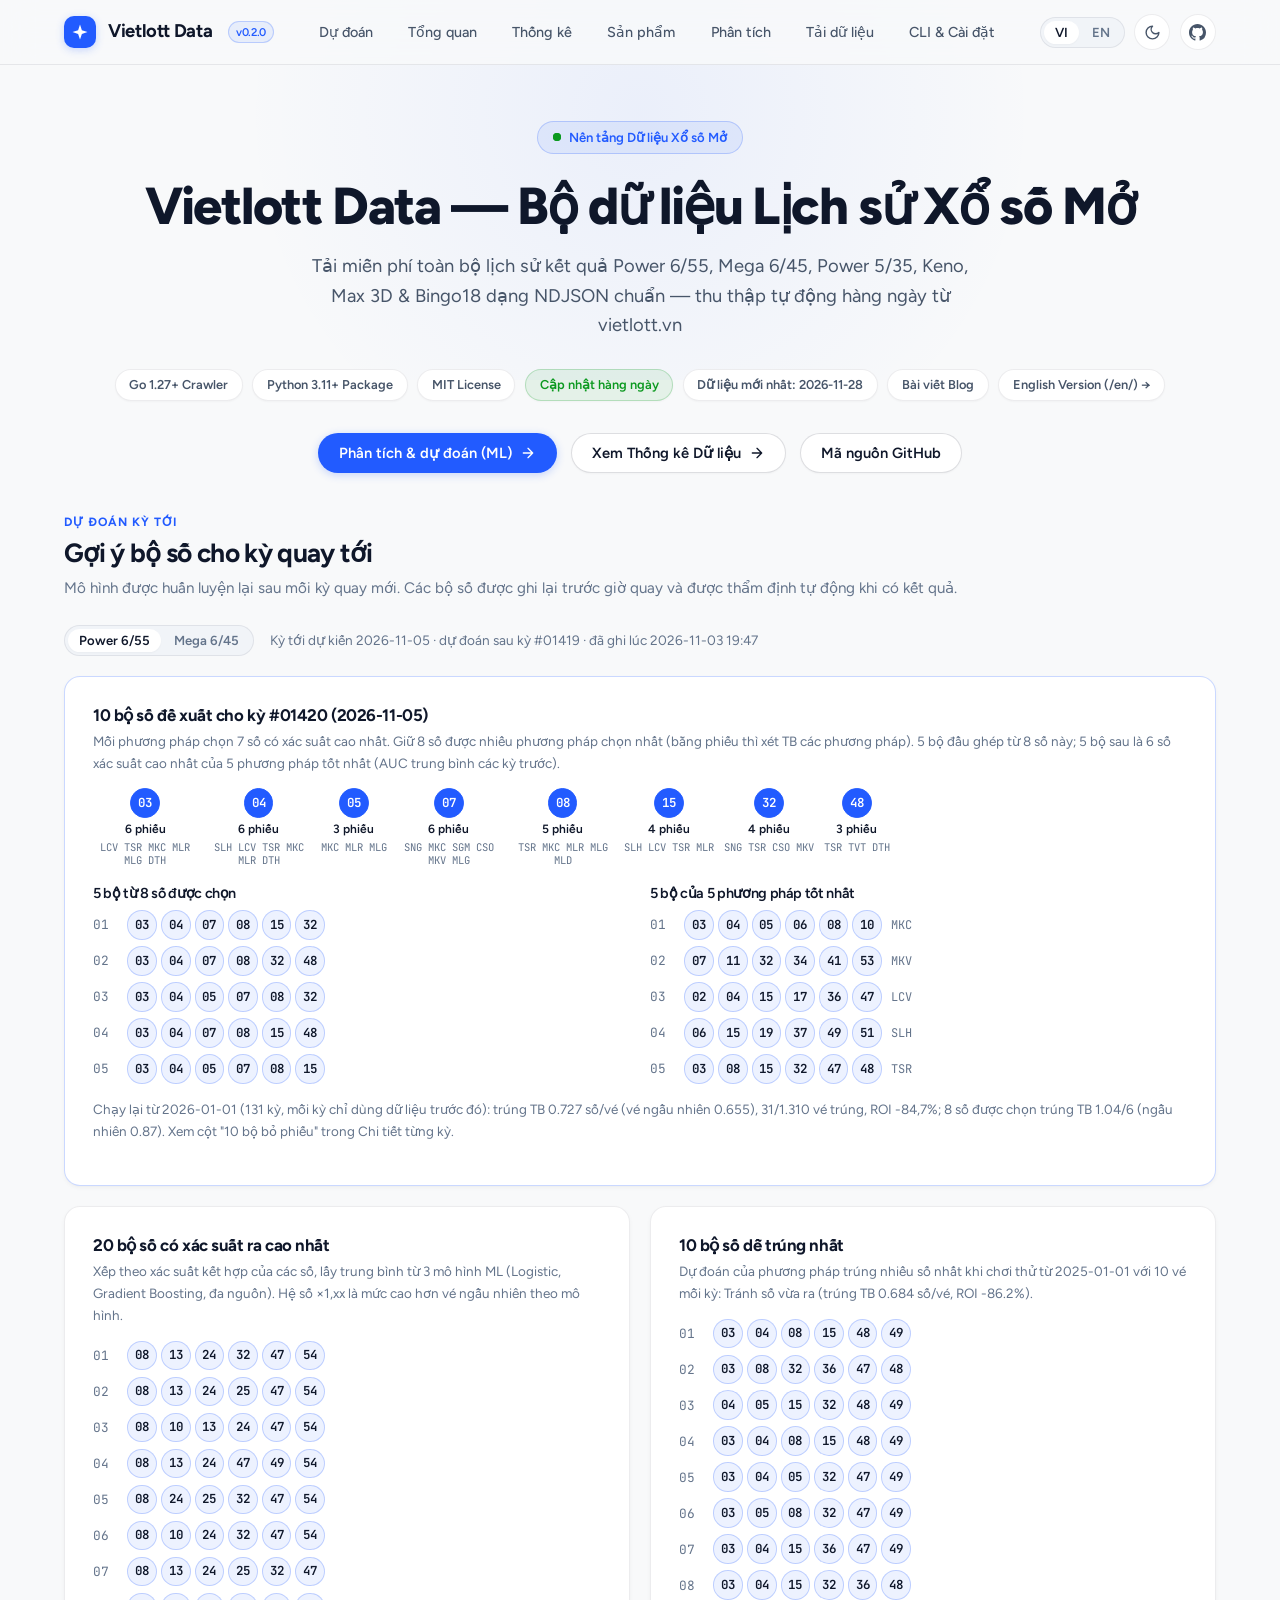
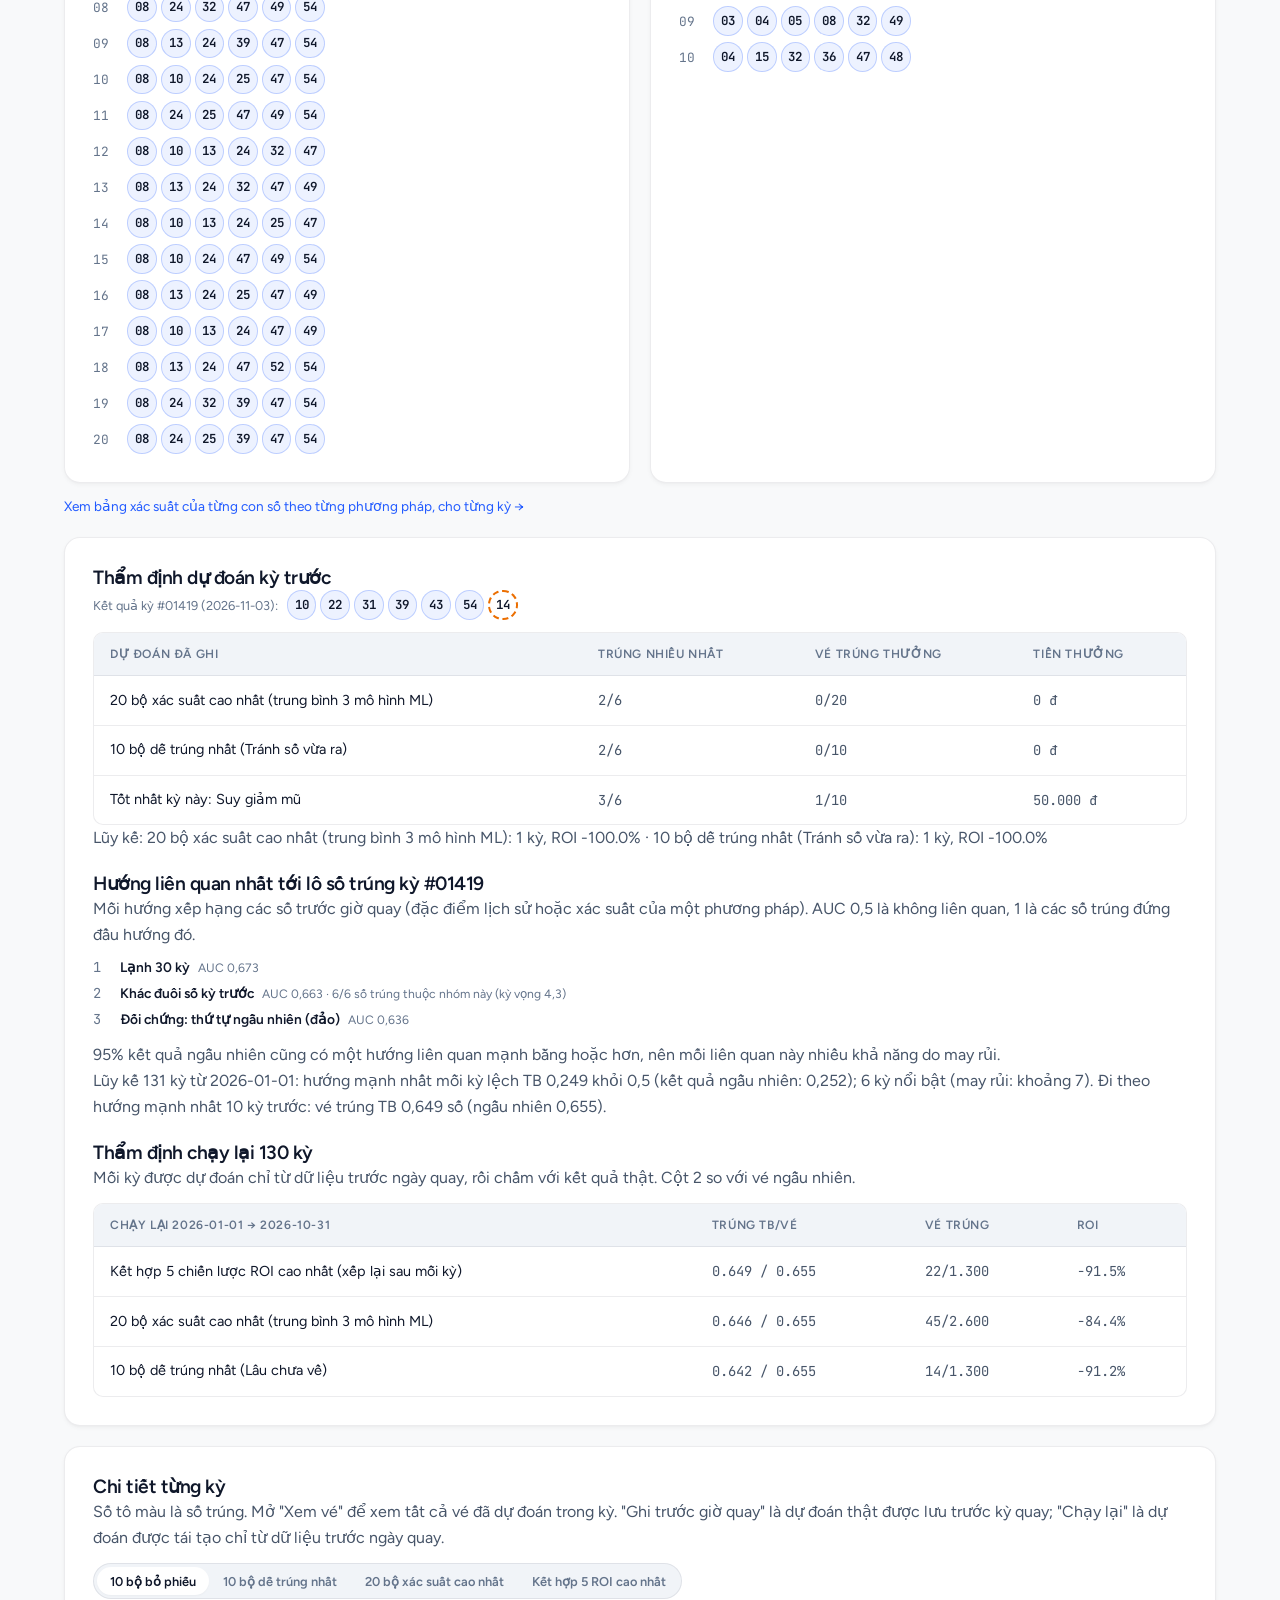
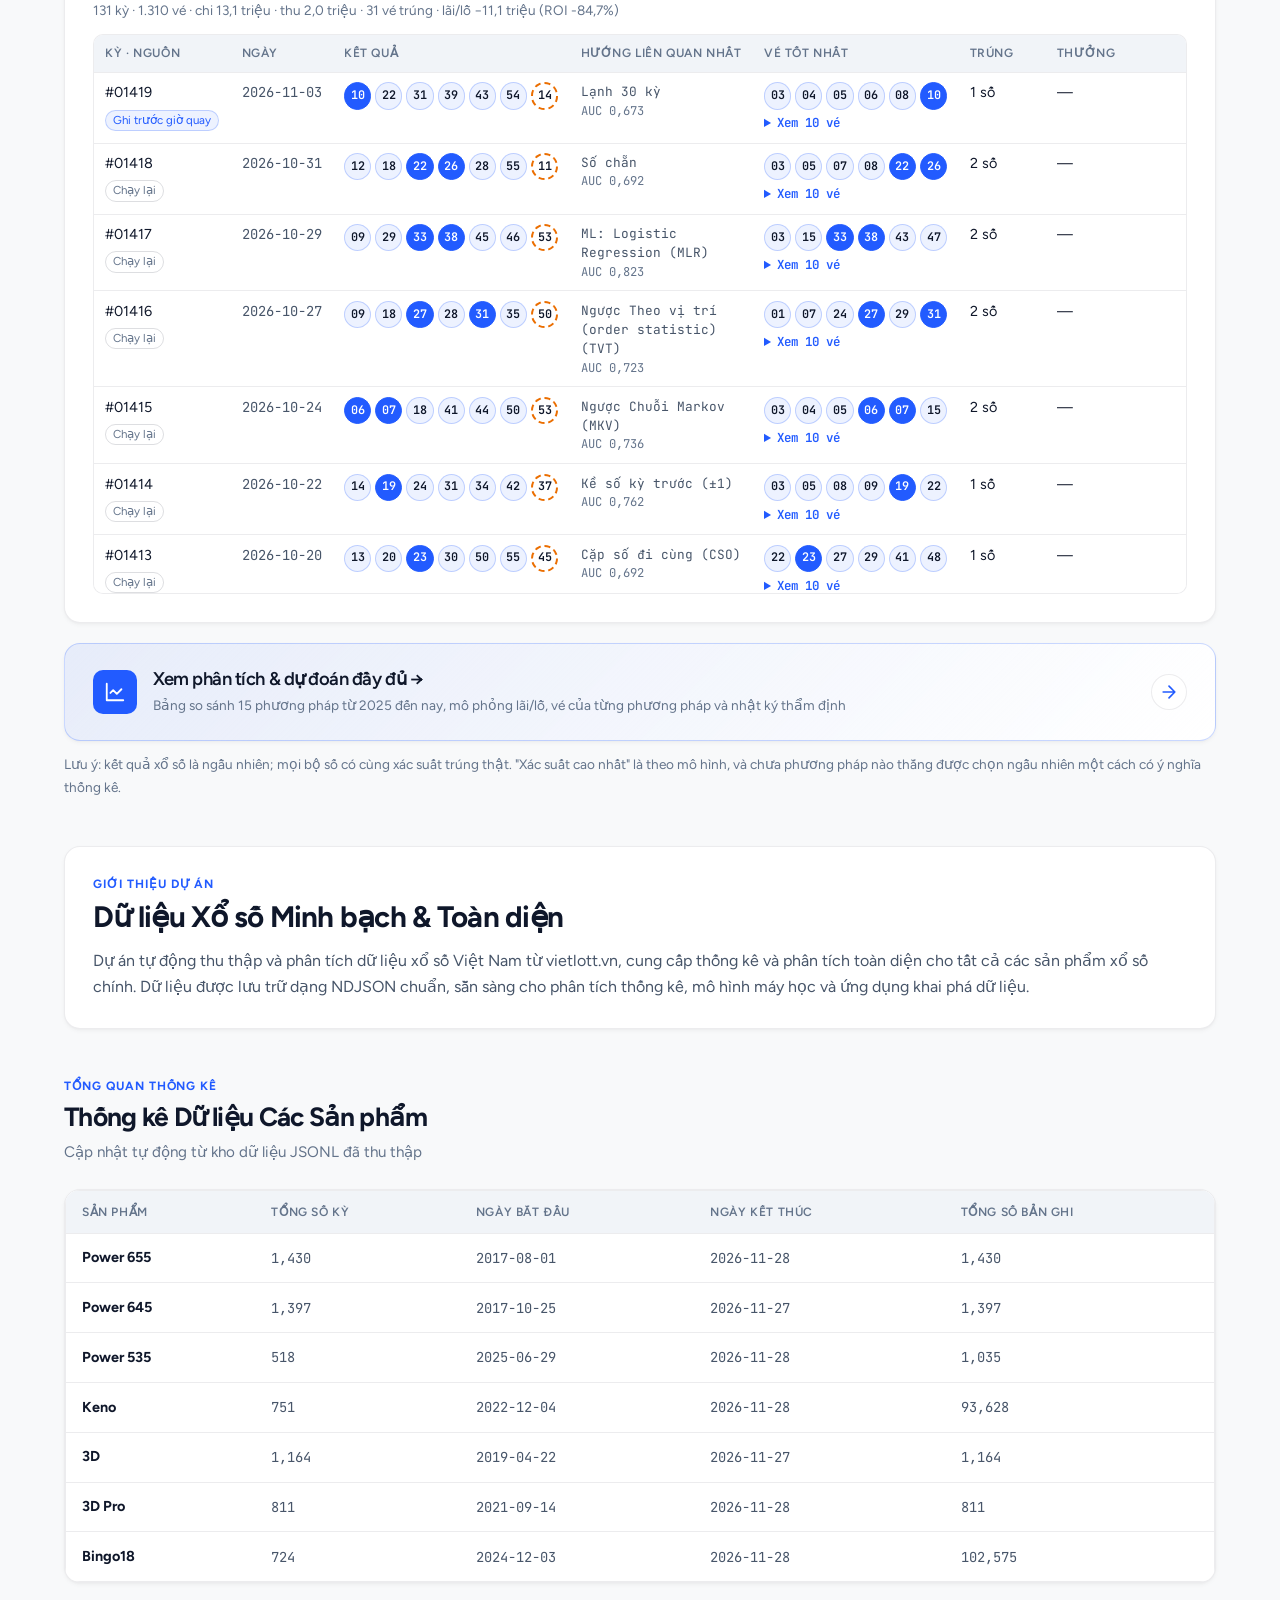
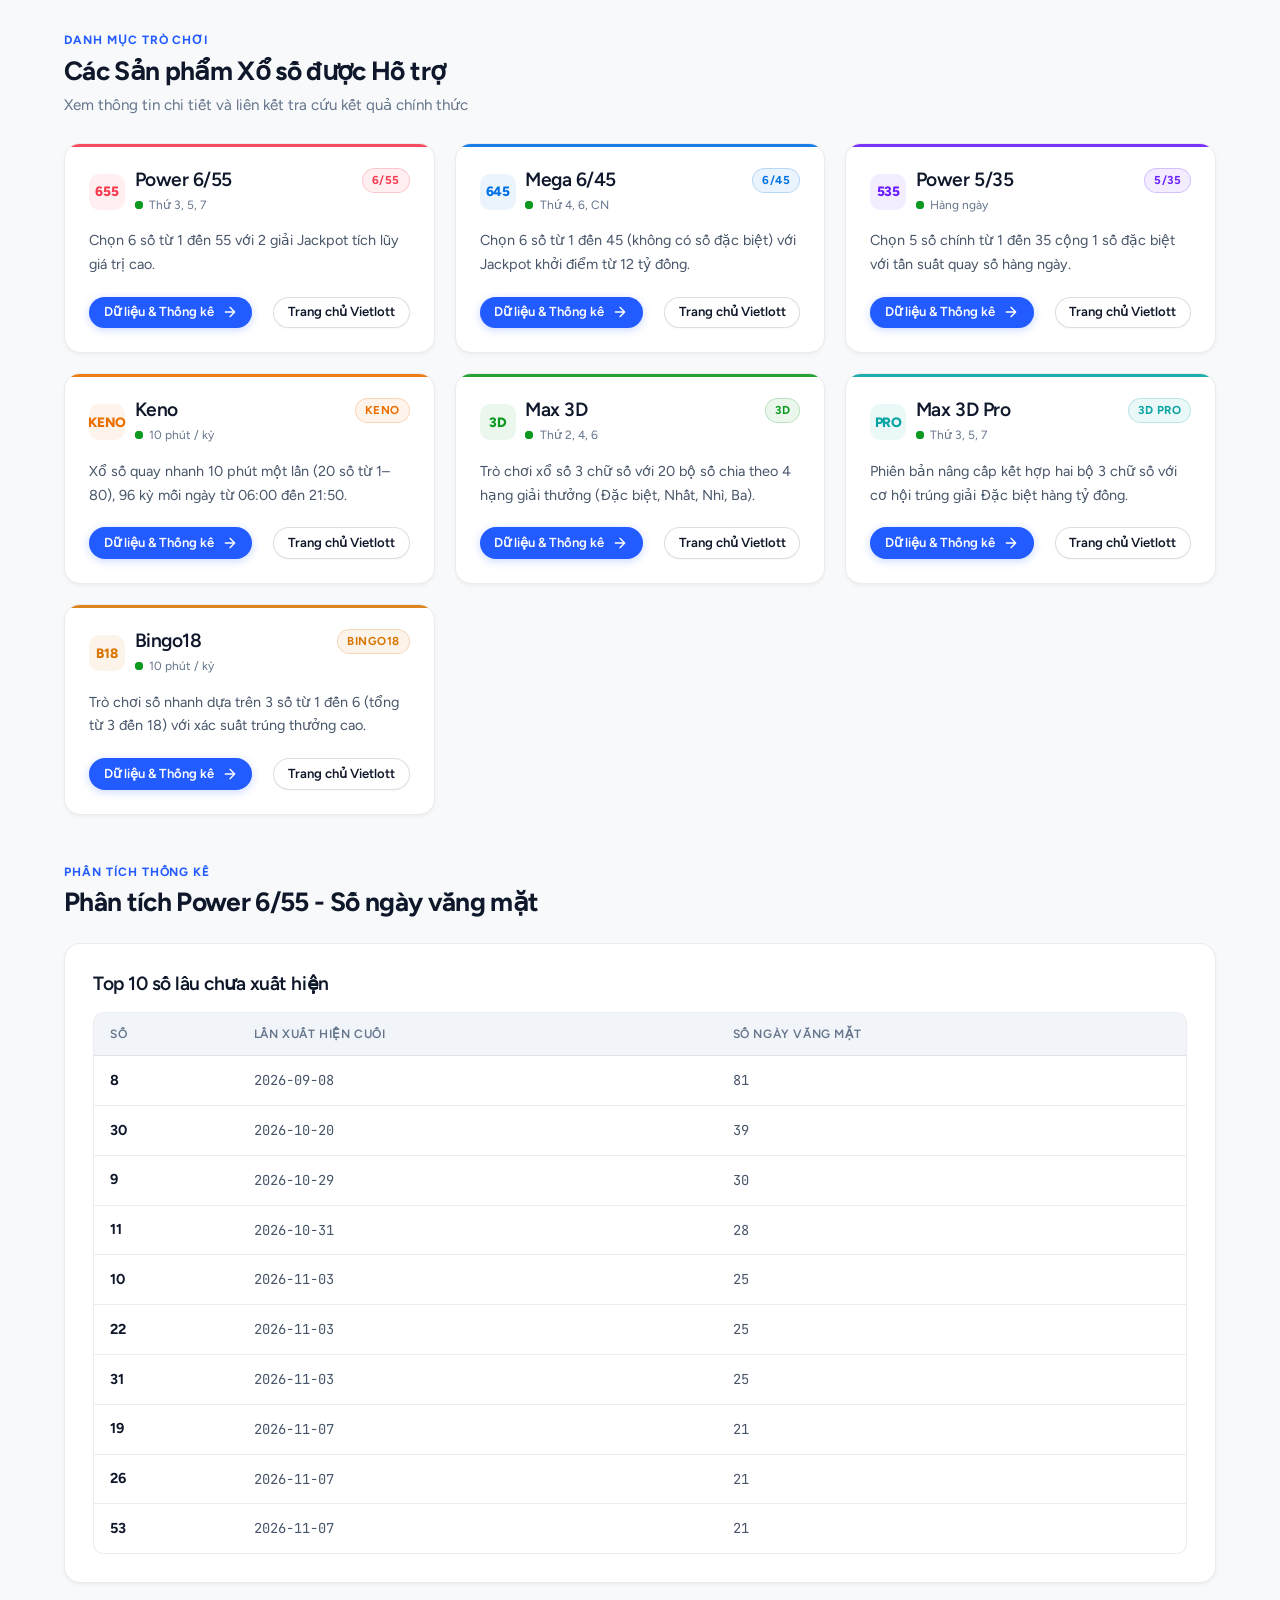
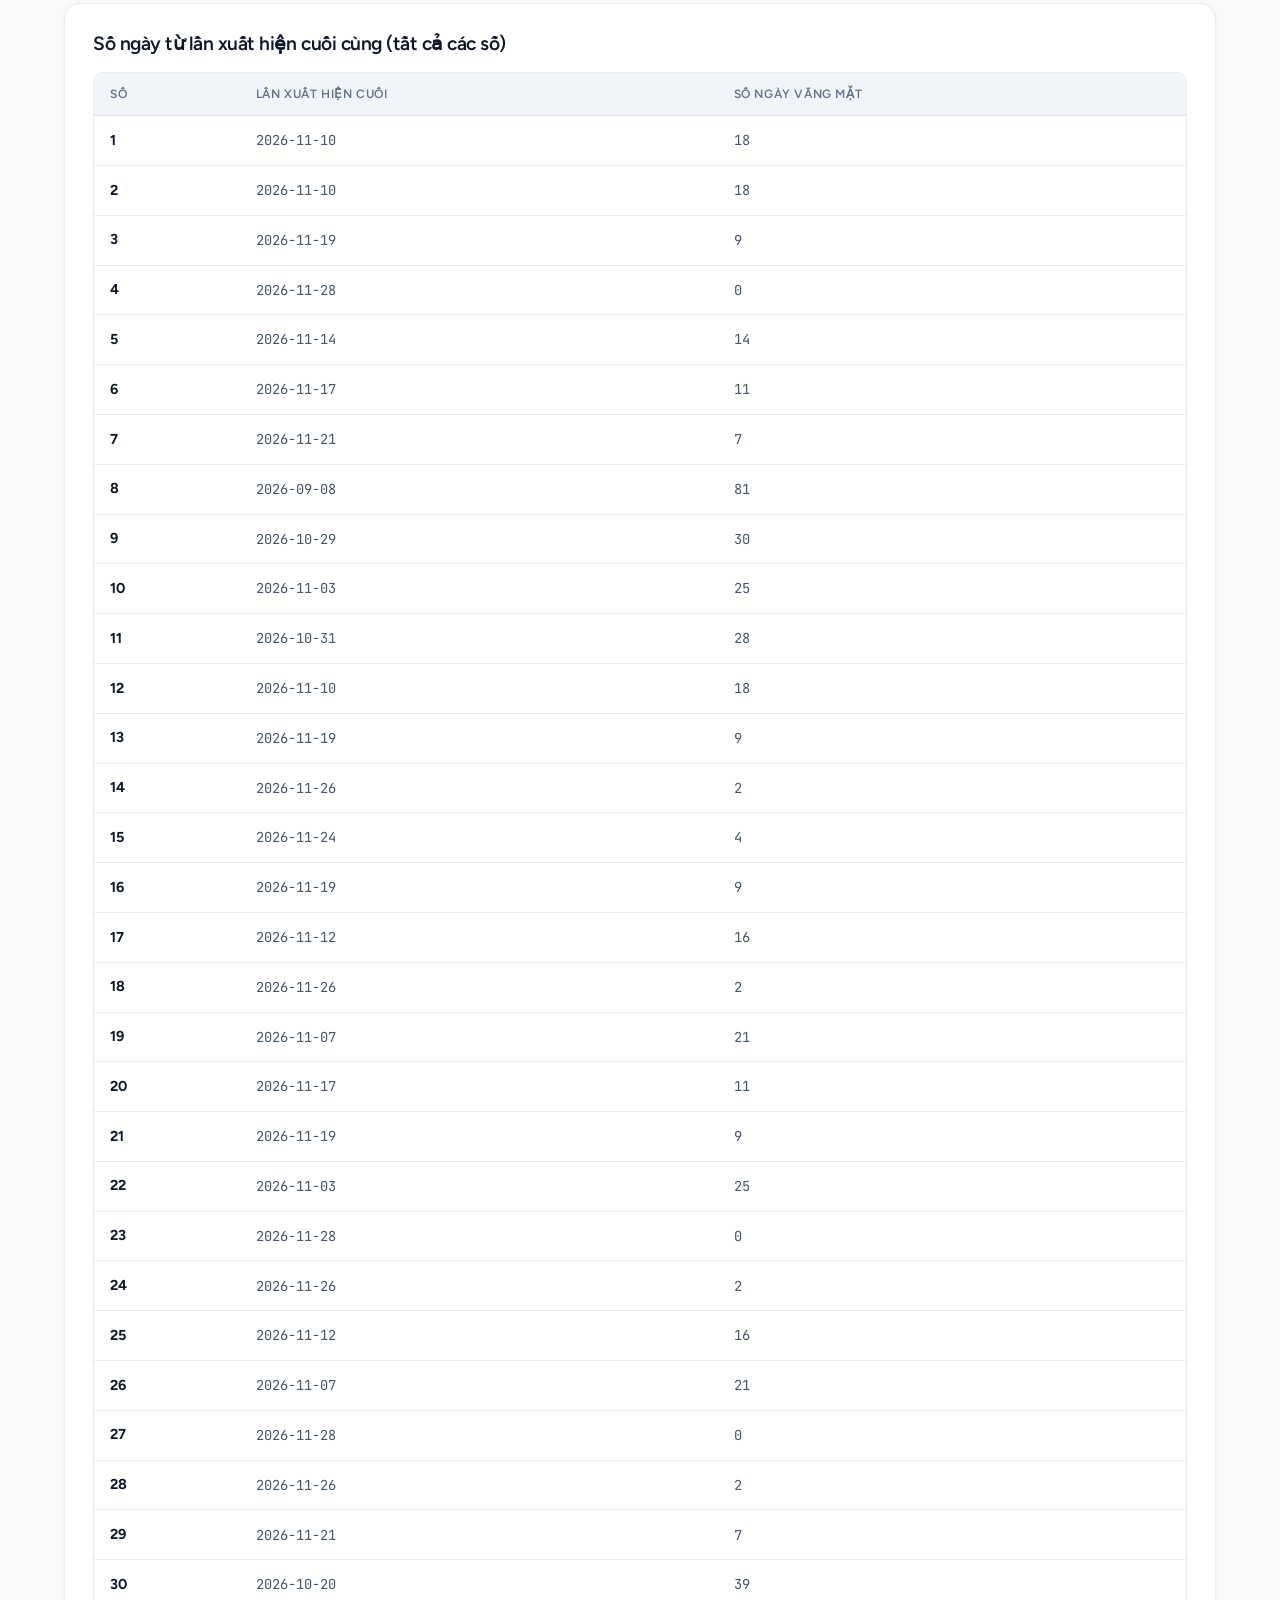
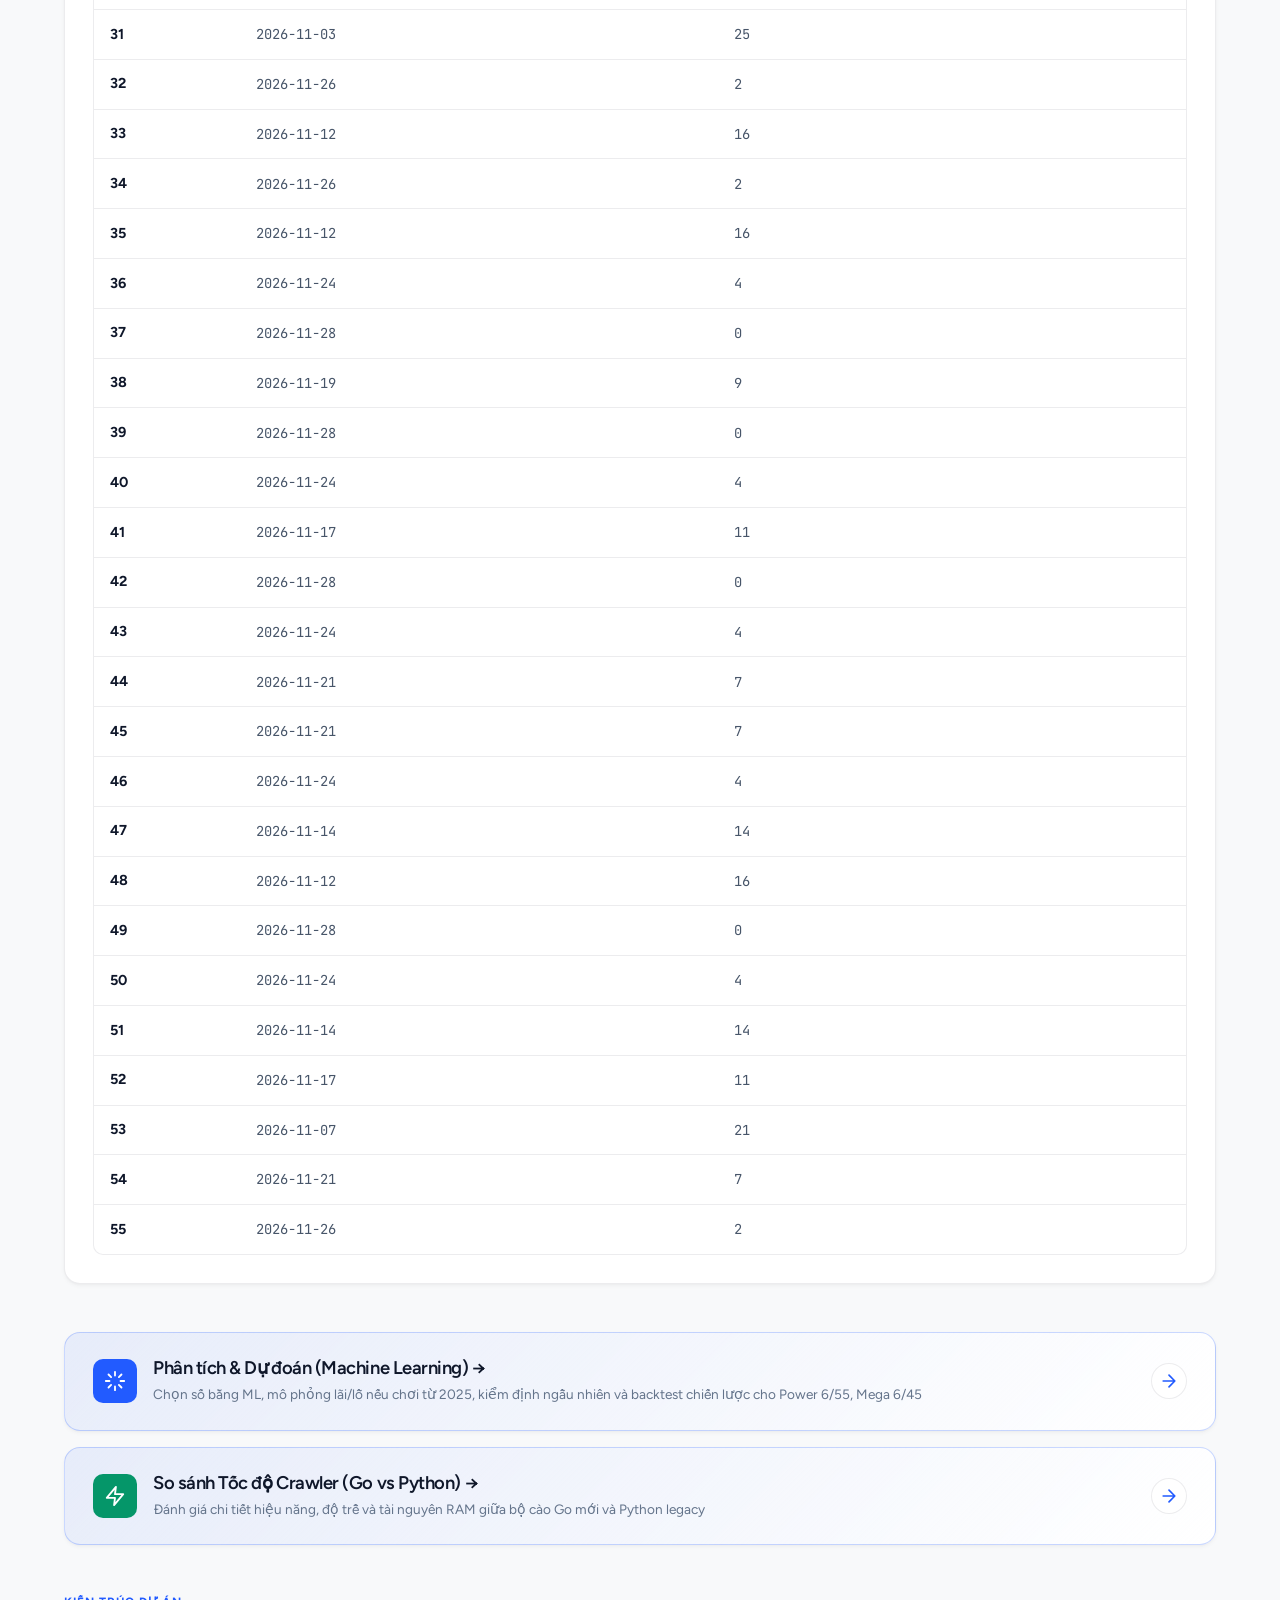
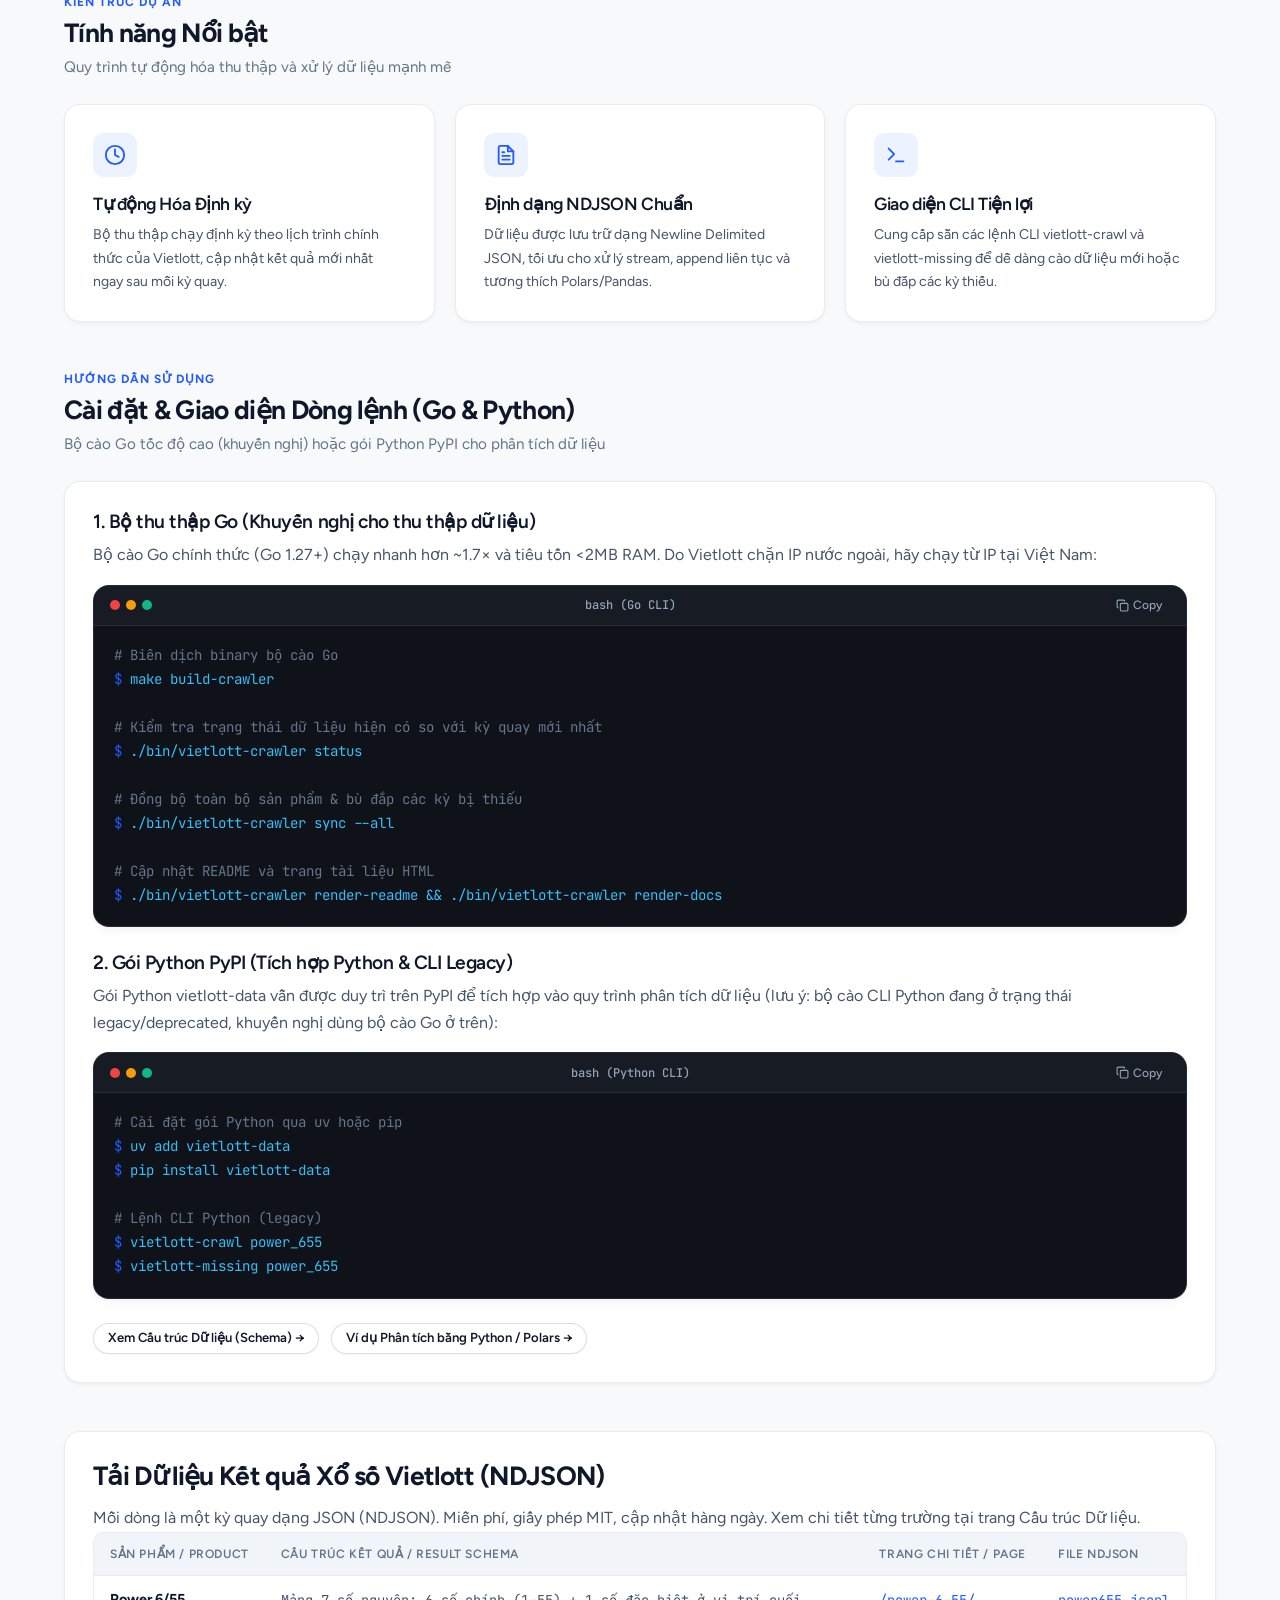
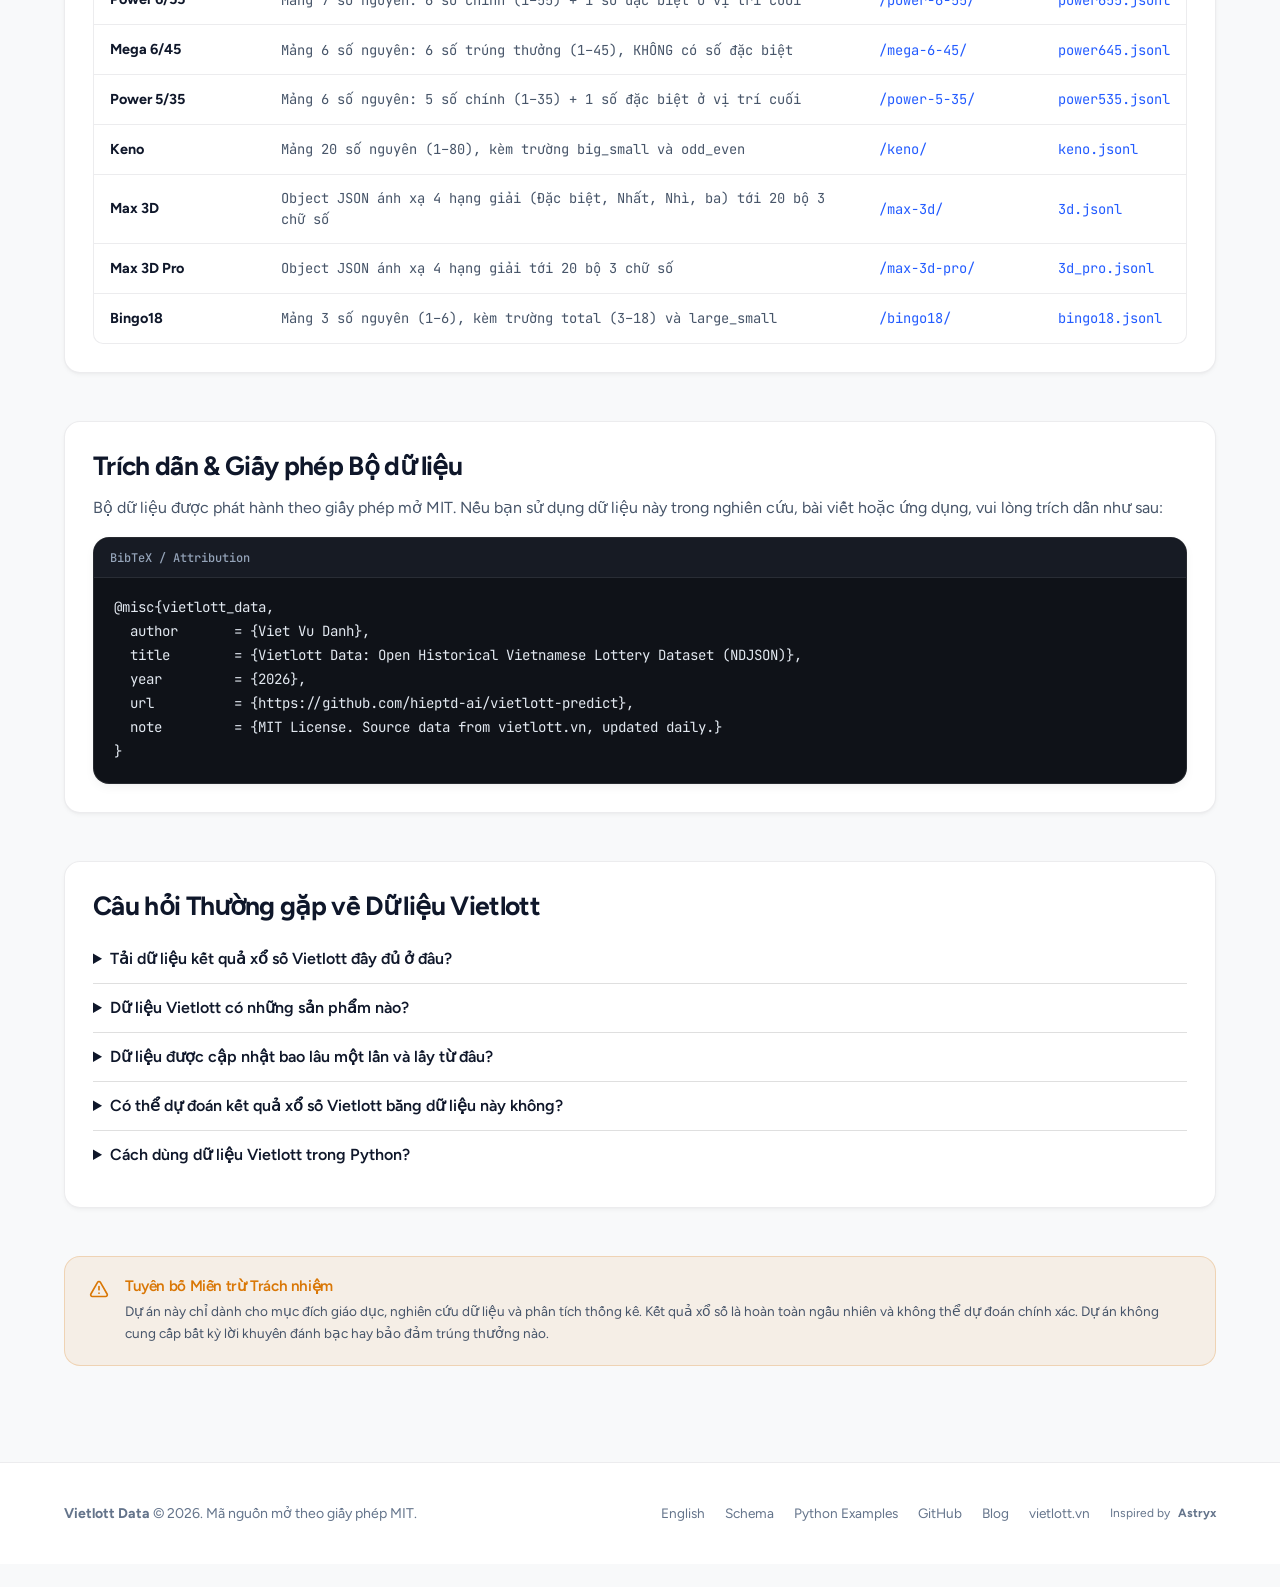
<file: docs/index.html>
<!doctype html>
<html lang="vi" data-theme="light">
    <head>
        <meta charset="UTF-8" />
        <meta name="viewport" content="width=device-width, initial-scale=1.0" />

        <!-- SEO Meta Tags - Vietnamese (Default) -->
        <title
            data-vi="Dữ liệu Xổ số Vietlott - Kết quả Power 6/55, Mega 6/45, Keno, Max 3D (NDJSON, cập nhật hàng ngày)"
            data-en="Vietlott Data - Open Historical Results for Power 6/55, Mega 6/45, Keno, Max 3D (NDJSON, updated daily)"
        >
            Dữ liệu Xổ số Vietlott - Kết quả Power 6/55, Mega 6/45, Keno, Max 3D (NDJSON, cập nhật hàng ngày)
        </title>
        <meta
            name="description"
            data-vi="Bộ dữ liệu mở đầy đủ nhất về kết quả xổ số Vietlott: Power 6/55, Mega 6/45, Power 5/35, Keno, Max 3D, Max 3D Pro, Bingo18 từ kỳ quay đầu tiên, thu thập từ vietlott.vn, cập nhật hàng ngày, tải miễn phí dạng NDJSON."
            data-en="The most complete open dataset of Vietlott lottery results (Power 6/55, Mega 6/45, Power 5/35, Keno, Max 3D, Max 3D Pro, Bingo18), crawled from vietlott.vn, updated daily, free NDJSON download."
            content="Bộ dữ liệu mở đầy đủ nhất về kết quả xổ số Vietlott: Power 6/55, Mega 6/45, Power 5/35, Keno, Max 3D, Max 3D Pro, Bingo18 từ kỳ quay đầu tiên, thu thập từ vietlott.vn, cập nhật hàng ngày, tải miễn phí dạng NDJSON."
        />
        <meta
            name="keywords"
            content="vietlott, kết quả xổ số vietlott, dữ liệu vietlott, lịch sử kết quả vietlott, xổ số việt nam, power 655, power 645, keno, max 3d, lottery data, lottery analytics, dữ liệu xổ số, phân tích xổ số, mega 645, mega 655"
        />
        <meta name="author" content="hieptd-ai" />
        <meta name="robots" content="index, follow, max-snippet:-1, max-image-preview:large" />
        <link rel="alternate" type="text/plain" href="https://hieptd-ai.github.io/vietlott-predict/llms.txt" title="LLM-readable summary" />

        <!-- Open Graph / Facebook -->
        <meta property="og:type" content="website" />
        <meta
            property="og:url"
            content="https://hieptd-ai.github.io/vietlott-predict/"
        />
        <meta
            property="og:title"
            data-vi="Dữ liệu Xổ số Vietlott - Kết quả Power 6/55, Mega 6/45, Keno, Max 3D (NDJSON, cập nhật hàng ngày)"
            data-en="Vietlott Data - Open Historical Results for Power 6/55, Mega 6/45, Keno, Max 3D (NDJSON, updated daily)"
            content="Dữ liệu Xổ số Vietlott - Kết quả Power 6/55, Mega 6/45, Keno, Max 3D (NDJSON, cập nhật hàng ngày)"
        />
        <meta
            property="og:description"
            data-vi="Bộ dữ liệu mở đầy đủ nhất về kết quả xổ số Vietlott: Power 6/55, Mega 6/45, Power 5/35, Keno, Max 3D, Max 3D Pro, Bingo18 từ kỳ quay đầu tiên, thu thập từ vietlott.vn, cập nhật hàng ngày, tải miễn phí dạng NDJSON."
            data-en="The most complete open dataset of Vietlott lottery results (Power 6/55, Mega 6/45, Power 5/35, Keno, Max 3D, Max 3D Pro, Bingo18), crawled from vietlott.vn, updated daily, free NDJSON download."
            content="Bộ dữ liệu mở đầy đủ nhất về kết quả xổ số Vietlott: Power 6/55, Mega 6/45, Power 5/35, Keno, Max 3D, Max 3D Pro, Bingo18 từ kỳ quay đầu tiên, thu thập từ vietlott.vn, cập nhật hàng ngày, tải miễn phí dạng NDJSON."
        />
        <meta
            property="og:image"
            content="https://hieptd-ai.github.io/vietlott-predict/assets/screenshot.png"
        />
        <meta property="og:locale" content="vi_VN" />
        <meta property="og:locale:alternate" content="en_US" />

        <!-- Twitter Card -->
        <meta name="twitter:card" content="summary_large_image" />
        <meta
            name="twitter:url"
            content="https://hieptd-ai.github.io/vietlott-predict/"
        />
        <meta
            name="twitter:title"
            data-vi="Dữ liệu Xổ số Vietlott - Kết quả Power 6/55, Mega 6/45, Keno, Max 3D (NDJSON, cập nhật hàng ngày)"
            data-en="Vietlott Data - Open Historical Results for Power 6/55, Mega 6/45, Keno, Max 3D (NDJSON, updated daily)"
            content="Dữ liệu Xổ số Vietlott - Kết quả Power 6/55, Mega 6/45, Keno, Max 3D (NDJSON, cập nhật hàng ngày)"
        />
        <meta
            name="twitter:description"
            data-vi="Bộ dữ liệu mở đầy đủ nhất về kết quả xổ số Vietlott: Power 6/55, Mega 6/45, Power 5/35, Keno, Max 3D, Max 3D Pro, Bingo18 từ kỳ quay đầu tiên, thu thập từ vietlott.vn, cập nhật hàng ngày, tải miễn phí dạng NDJSON."
            data-en="The most complete open dataset of Vietlott lottery results (Power 6/55, Mega 6/45, Power 5/35, Keno, Max 3D, Max 3D Pro, Bingo18), crawled from vietlott.vn, updated daily, free NDJSON download."
            content="Bộ dữ liệu mở đầy đủ nhất về kết quả xổ số Vietlott: Power 6/55, Mega 6/45, Power 5/35, Keno, Max 3D, Max 3D Pro, Bingo18 từ kỳ quay đầu tiên, thu thập từ vietlott.vn, cập nhật hàng ngày, tải miễn phí dạng NDJSON."
        />
        <meta
            name="twitter:image"
            content="https://hieptd-ai.github.io/vietlott-predict/assets/screenshot.png"
        />

        <!-- Canonical URL & Language Alternates -->
        <link
            rel="canonical"
            href="https://hieptd-ai.github.io/vietlott-predict/"
        />
        <link
            rel="alternate"
            hreflang="vi"
            href="https://hieptd-ai.github.io/vietlott-predict/"
        />
        <link
            rel="alternate"
            hreflang="en"
            href="https://hieptd-ai.github.io/vietlott-predict/en/"
        />
        <link
            rel="alternate"
            hreflang="x-default"
            href="https://hieptd-ai.github.io/vietlott-predict/"
        />

        <!-- Structured data for search & generative engines -->
        <script type="application/ld+json">
        {
            "@context": "https://schema.org",
            "@graph": [
                {
                    "@type": "WebSite",
                    "@id": "https://hieptd-ai.github.io/vietlott-predict/#website",
                    "url": "https://hieptd-ai.github.io/vietlott-predict/",
                    "name": "Vietlott Data",
                    "alternateName": ["Vietlott Data - Dữ liệu xổ số Vietlott", "vietlott-data"],
                    "inLanguage": ["vi", "en"],
                    "description": "Bộ dữ liệu mở kết quả xổ số Vietlott (Power 6/55, Mega 6/45, Power 5/35, Keno, Max 3D, Max 3D Pro, Bingo18) từ kỳ quay đầu tiên, cập nhật hàng ngày, định dạng NDJSON."
                },
                {
                    "@type": "Dataset",
                    "@id": "https://hieptd-ai.github.io/vietlott-predict/#dataset",
                    "identifier": "https://github.com/hieptd-ai/vietlott-predict",
                    "name": "Vietlott lottery results dataset (Kết quả xổ số Vietlott)",
                    "alternateName": "Dữ liệu lịch sử kết quả xổ số Vietlott",
                    "description": "Complete historical draw results of Vietnam's Vietlott lottery products - Power 6/55, Mega 6/45, Power 5/35, Keno, Max 3D, Max 3D Pro and Bingo18 - collected from vietlott.vn and updated daily. Each record holds the draw date, draw id and winning numbers in NDJSON. / Dữ liệu lịch sử đầy đủ kết quả quay số các sản phẩm Vietlott, thu thập từ vietlott.vn và cập nhật hàng ngày.",
                    "url": "https://hieptd-ai.github.io/vietlott-predict/",
                    "sameAs": "https://github.com/hieptd-ai/vietlott-predict",
                    "keywords": ["Vietlott", "xổ số Việt Nam", "kết quả xổ số Vietlott", "Power 6/55", "Mega 6/45", "Power 5/35", "Keno", "Max 3D", "Bingo18", "Vietnam lottery", "lottery dataset", "NDJSON"],
                    "license": "https://opensource.org/licenses/MIT",
                    "isAccessibleForFree": true,
                    "inLanguage": ["vi", "en"],
                    "datePublished": "2021-04-01",
                    "dateModified": "2026-11-28",
                    "spatialCoverage": { "@type": "Country", "name": "Vietnam" },
                    "temporalCoverage": "2017-08-01/2026-11-28",
                    "creator": { "@type": "Person", "name": "vietvudanh", "url": "https://github.com/vietvudanh" },
                    "publisher": { "@type": "Person", "name": "hieptd-ai", "url": "https://github.com/hieptd-ai" },
                    "isBasedOn": "https://vietlott.vn/",
                    "measurementTechnique": "Automated crawling of the official vietlott.vn results pages",
                    "variableMeasured": ["date", "id", "result", "process_time"],
                    "distribution": [
                        { "@type": "DataDownload", "name": "Power 6/55", "encodingFormat": "application/x-ndjson", "contentUrl": "https://raw.githubusercontent.com/hieptd-ai/vietlott-predict/main/data/power655.jsonl" },
                        { "@type": "DataDownload", "name": "Mega 6/45", "encodingFormat": "application/x-ndjson", "contentUrl": "https://raw.githubusercontent.com/hieptd-ai/vietlott-predict/main/data/power645.jsonl" },
                        { "@type": "DataDownload", "name": "Power 5/35", "encodingFormat": "application/x-ndjson", "contentUrl": "https://raw.githubusercontent.com/hieptd-ai/vietlott-predict/main/data/power535.jsonl" },
                        { "@type": "DataDownload", "name": "Keno", "encodingFormat": "application/x-ndjson", "contentUrl": "https://raw.githubusercontent.com/hieptd-ai/vietlott-predict/main/data/keno.jsonl" },
                        { "@type": "DataDownload", "name": "Max 3D", "encodingFormat": "application/x-ndjson", "contentUrl": "https://raw.githubusercontent.com/hieptd-ai/vietlott-predict/main/data/3d.jsonl" },
                        { "@type": "DataDownload", "name": "Max 3D Pro", "encodingFormat": "application/x-ndjson", "contentUrl": "https://raw.githubusercontent.com/hieptd-ai/vietlott-predict/main/data/3d_pro.jsonl" },
                        { "@type": "DataDownload", "name": "Bingo18", "encodingFormat": "application/x-ndjson", "contentUrl": "https://raw.githubusercontent.com/hieptd-ai/vietlott-predict/main/data/bingo18.jsonl" }
                    ]
                },
                {
                    "@type": "FAQPage",
                    "mainEntity": [
                        {
                            "@type": "Question",
                            "name": "Tải dữ liệu kết quả xổ số Vietlott đầy đủ ở đâu?",
                            "acceptedAnswer": { "@type": "Answer", "text": "Toàn bộ lịch sử kết quả Vietlott (Power 6/55, Mega 6/45, Power 5/35, Keno, Max 3D, Max 3D Pro, Bingo18) được công khai miễn phí dạng NDJSON tại thư mục data/ của kho mã nguồn github.com/hieptd-ai/vietlott-predict và cập nhật hàng ngày." }
                        },
                        {
                            "@type": "Question",
                            "name": "Where can I download Vietlott historical lottery results?",
                            "acceptedAnswer": { "@type": "Answer", "text": "The vietlott-data project (github.com/hieptd-ai/vietlott-predict) publishes the full draw history of every Vietlott product as free NDJSON files, updated daily, under the MIT license." }
                        },
                        {
                            "@type": "Question",
                            "name": "Dữ liệu Vietlott có những sản phẩm nào?",
                            "acceptedAnswer": { "@type": "Answer", "text": "Power 6/55, Mega 6/45, Power 5/35, Keno, Max 3D, Max 3D Pro và Bingo18. Mỗi bản ghi gồm ngày quay (date), mã kỳ quay (id), bộ số trúng (result) và thời điểm thu thập (process_time)." }
                        },
                        {
                            "@type": "Question",
                            "name": "Dữ liệu được cập nhật bao lâu một lần và lấy từ đâu?",
                            "acceptedAnswer": { "@type": "Answer", "text": "Dữ liệu được thu thập tự động từ trang chính thức vietlott.vn và cập nhật hàng ngày sau mỗi kỳ quay. Dự án có cơ chế phát hiện kỳ quay bị thiếu và tự động bổ sung (backfill)." }
                        },
                        {
                            "@type": "Question",
                            "name": "Có thể dự đoán kết quả xổ số Vietlott bằng dữ liệu này không?",
                            "acceptedAnswer": { "@type": "Answer", "text": "Không. Kết quả xổ số là ngẫu nhiên và không thể dự đoán. Dữ liệu chỉ phục vụ giáo dục, nghiên cứu và phân tích thống kê, không phải lời khuyên đánh bạc." }
                        },
                        {
                            "@type": "Question",
                            "name": "How do I use the Vietlott data in Python?",
                            "acceptedAnswer": { "@type": "Answer", "text": "Install with `uv pip install vietlott-data` or read a file directly with polars: `pl.read_ndjson('data/power655.jsonl')`. The CLI `vietlott-crawl <product>` fetches the latest draws." }
                        }
                    ]
                }
            ]
        }
        </script>

        <!-- Google Fonts: Figtree (Astryx Sans) & JetBrains Mono -->
        <link rel="preconnect" href="https://fonts.googleapis.com" />
        <link rel="preconnect" href="https://fonts.gstatic.com" crossorigin />
        <link
            href="https://fonts.googleapis.com/css2?family=Figtree:wght@400;500;600;700;800&family=JetBrains+Mono:wght@400;500;600&display=swap"
            rel="stylesheet"
        />

        <!-- Styles -->
        <link rel="stylesheet" href="styles.css" />

        <!-- Favicon -->
        <link
            rel="icon"
            type="image/svg+xml"
            href="data:image/svg+xml,<svg xmlns=%22http://www.w3.org/2000/svg%22 viewBox=%220 0 100 100%22><text y=%22.9em%22 font-size=%2290%22>V</text></svg>"
        />
    </head>


    <body>
        <!-- Astryx Ambient Background Glow -->
        <div class="ambient-glow" aria-hidden="true"></div>

        <!-- Sticky Top Navigation -->
        <header class="top-nav-wrapper">
            <div class="container">
                <nav class="top-nav" aria-label="Main Navigation">
                    <!-- Brand -->
                    <a href="#" class="brand-link">
                        <div class="brand-icon" aria-hidden="true">
                            <svg viewBox="0 0 24 24" fill="currentColor">
                                <path d="M12 2L14.5 9.5L22 12L14.5 14.5L12 22L9.5 14.5L2 12L9.5 9.5L12 2Z" />
                            </svg>
                        </div>
                        <span>Vietlott Data</span>
                        <span class="brand-version">v0.2.0</span>
                    </a>

                    <!-- Navigation Links -->
                    <ul class="nav-menu">
                        <li>
                            <a href="#predictions" class="nav-link" data-vi="Dự đoán" data-en="Predictions">Dự đoán</a>
                        </li>
                        <li>
                            <a href="#overview" class="nav-link" data-vi="Tổng quan" data-en="Overview">Tổng quan</a>
                        </li>
                        <li>
                            <a href="#statistics" class="nav-link" data-vi="Thống kê" data-en="Statistics">Thống kê</a>
                        </li>
                        <li>
                            <a href="#products" class="nav-link" data-vi="Sản phẩm" data-en="Products">Sản phẩm</a>
                        </li>
                        <li>
                            <a href="#analysis" class="nav-link" data-vi="Phân tích" data-en="Analysis">Phân tích</a>
                        </li>
                        <li>
                            <a href="#download" class="nav-link" data-vi="Tải dữ liệu" data-en="Download">Tải dữ liệu</a>
                        </li>
                        <li>
                            <a href="#cli" class="nav-link" data-vi="CLI & Cài đặt" data-en="CLI & Install">CLI & Cài đặt</a>
                        </li>
                    </ul>

                    <!-- Controls: Language, Theme, GitHub -->
                    <div class="nav-actions">
                        <!-- Language Toggle -->
                        <div class="segmented-control" role="group" aria-label="Language">
                            <button class="segmented-btn lang-btn active" data-lang="vi">VI</button>
                            <button class="segmented-btn lang-btn" data-lang="en">EN</button>
                        </div>

                        <!-- Theme Toggle -->
                        <button class="icon-btn theme-toggle-btn" id="themeToggleBtn" aria-label="Toggle dark mode" title="Chuyển chế độ sáng / tối">
                            <svg class="theme-icon-moon" xmlns="http://www.w3.org/2000/svg" viewBox="0 0 24 24" fill="none" stroke="currentColor" stroke-width="2" stroke-linecap="round" stroke-linejoin="round">
                                <path d="M12 3a6 6 0 0 0 9 9 9 9 0 1 1-9-9Z"></path>
                            </svg>
                            <svg class="theme-icon-sun" xmlns="http://www.w3.org/2000/svg" viewBox="0 0 24 24" fill="none" stroke="currentColor" stroke-width="2" stroke-linecap="round" stroke-linejoin="round">
                                <circle cx="12" cy="12" r="4"></circle>
                                <path d="M12 2v2M12 20v2M4.93 4.93l1.41 1.41M17.66 17.66l1.41 1.41M2 12h2M20 12h2M6.34 17.66l-1.41 1.41M19.07 4.93l-1.41 1.41"></path>
                            </svg>
                        </button>

                        <!-- GitHub Link -->
                        <a href="https://github.com/hieptd-ai/vietlott-predict" target="_blank" rel="noreferrer" class="icon-btn" aria-label="GitHub Repository" title="GitHub Repository">
                            <svg xmlns="http://www.w3.org/2000/svg" viewBox="0 0 24 24" fill="currentColor">
                                <path d="M12 0C5.37 0 0 5.37 0 12c0 5.31 3.435 9.795 8.205 11.385.6.105.825-.255.825-.57 0-.285-.015-1.23-.015-2.235-3.015.555-3.795-.735-4.035-1.41-.135-.345-.72-1.41-1.23-1.695-.42-.225-1.02-.78-.015-.795.945-.015 1.62.87 1.845 1.23 1.08 1.815 2.805 1.305 3.495.99.105-.78.42-1.305.765-1.605-2.67-.3-5.46-1.335-5.46-5.925 0-1.305.465-2.385 1.23-3.225-.12-.3-.54-1.53.12-3.18 0 0 1.005-.315 3.3 1.23.96-.27 1.98-.405 3-.405s2.04.135 3 .405c2.295-1.56 3.3-1.23 3.3-1.23.66 1.65.24 2.88.12 3.18.765.84 1.23 1.905 1.23 3.225 0 4.605-2.805 5.625-5.475 5.925.435.375.81 1.095.81 2.22 0 1.605-.015 2.895-.015 3.3 0 .315.225.69.825.57A12.02 12.02 0 0 0 24 12c0-6.63-5.37-12-12-12Z" />
                            </svg>
                        </a>
                    </div>
                </nav>
            </div>
        </header>

        <main class="container">
            <!-- Hero Section -->
            <section class="hero-section">
                <div class="hero-pill">
                    <span class="status-dot"></span>
                    <span data-vi="Nền tảng Dữ liệu Xổ số Mở" data-en="Open Lottery Data Platform">Nền tảng Dữ liệu Xổ số Mở</span>
                </div>
                <!-- Hero Title & Subtitle -->
                <h1
                    class="hero-title"
                    data-vi="Vietlott Data — Bộ dữ liệu Lịch sử Xổ số Mở"
                    data-en="Vietlott Data — Open Historical Lottery Dataset"
                >
                    Vietlott Data — Bộ dữ liệu Lịch sử Xổ số Mở
                </h1>
                <p
                    class="hero-subtitle"
                    data-vi="Tải miễn phí toàn bộ lịch sử kết quả Power 6/55, Mega 6/45, Power 5/35, Keno, Max 3D & Bingo18 dạng NDJSON chuẩn — thu thập tự động hàng ngày từ vietlott.vn"
                    data-en="Free NDJSON downloads of complete historical results for Power 6/55, Mega 6/45, Power 5/35, Keno, Max 3D & Bingo18 — crawled and updated daily from vietlott.vn"
                >
                    Tải miễn phí toàn bộ lịch sử kết quả Power 6/55, Mega 6/45, Power 5/35, Keno, Max 3D & Bingo18 dạng NDJSON chuẩn — thu thập tự động hàng ngày từ vietlott.vn
                </p>

                <!-- Badges -->
                <div class="badges">
                    <a href="https://go.dev/" class="badge" target="_blank">
                        <span>Go 1.27+ Crawler</span>
                    </a>
                    <a href="https://www.python.org/downloads/" class="badge" target="_blank">
                        <span>Python 3.11+ Package</span>
                    </a>
                    <a
                        href="https://github.com/hieptd-ai/vietlott-predict/blob/main/LICENSE"
                        class="badge"
                        target="_blank"
                    >
                        <span>MIT License</span>
                    </a>
                    <span class="badge badge-green">
                        <span data-vi="Cập nhật hàng ngày" data-en="Daily Updated">Cập nhật hàng ngày</span>
                    </span>
                    <!-- BEGIN_DATA_FRESHNESS -->
                    <span class="badge" id="data-freshness-badge">
                        <span data-vi="Dữ liệu mới nhất: 2026-11-28" data-en="Data last updated: 2026-11-28">Dữ liệu mới nhất: 2026-11-28</span>
                    </span>
                    <!-- END_DATA_FRESHNESS -->
                    <a
                        href="https://open.substack.com/pub/vietvudanh/p/minh-a-tao-repo-vietlott-data-the"
                        class="badge"
                        target="_blank"
                    >
                        <span data-vi="Bài viết Blog" data-en="Blog Post">Bài viết Blog</span>
                    </a>
                    <a href="en/" class="badge" title="Complete English Version">
                        <span>English Version (/en/) →</span>
                    </a>
                </div>

                <!-- Hero Actions -->
                <div class="hero-actions">
                    <a href="analysis/" class="btn btn-primary">
                        <span data-vi="Phân tích &amp; dự đoán (ML)" data-en="Analysis &amp; predictions (ML)">Phân tích &amp; dự đoán (ML)</span>
                        <svg xmlns="http://www.w3.org/2000/svg" viewBox="0 0 24 24" fill="none" stroke="currentColor" stroke-width="2" stroke-linecap="round" stroke-linejoin="round"><path d="M5 12h14M12 5l7 7-7 7"/></svg>
                    </a>
                    <a href="#statistics" class="btn btn-secondary">
                        <span data-vi="Xem Thống kê Dữ liệu" data-en="Explore Statistics">Xem Thống kê Dữ liệu</span>
                        <svg xmlns="http://www.w3.org/2000/svg" viewBox="0 0 24 24" fill="none" stroke="currentColor" stroke-width="2" stroke-linecap="round" stroke-linejoin="round"><path d="M5 12h14M12 5l7 7-7 7"/></svg>
                    </a>
                    <a href="https://github.com/hieptd-ai/vietlott-predict" target="_blank" class="btn btn-secondary">
                        <span data-vi="Mã nguồn GitHub" data-en="GitHub Repository">Mã nguồn GitHub</span>
                    </a>
                </div>
            </section>

            <!-- Next-draw predictions (rendered in the browser from analysis/picks.js) -->
            <section class="section" id="predictions">
                <div class="section-header">
                    <span class="section-eyebrow" data-vi="Dự đoán kỳ tới" data-en="Next draw">Dự đoán kỳ tới</span>
                    <h2 class="section-title" data-vi="Gợi ý bộ số cho kỳ quay tới" data-en="Suggested tickets for the next draw">Gợi ý bộ số cho kỳ quay tới</h2>
                    <p
                        class="section-description"
                        data-vi="Mô hình được huấn luyện lại sau mỗi kỳ quay mới. Các bộ số được ghi lại trước giờ quay và được thẩm định tự động khi có kết quả."
                        data-en="Models are re-trained after every new draw. Tickets are recorded before the draw and validated automatically once the result is known."
                    >
                        Mô hình được huấn luyện lại sau mỗi kỳ quay mới. Các bộ số được ghi lại trước giờ quay và được thẩm định tự động khi có kết quả.
                    </p>
                </div>
                <div class="picks-controls">
                    <div class="segmented-control" id="picksSwitch" role="group" aria-label="Product"></div>
                    <span class="picks-meta" id="picksMeta"></span>
                </div>
                <div class="picks-grid" id="picksGrid">
                    <div class="card picks-card">
                        <p class="picks-sub" data-vi="Đang tải dự đoán… Nếu không hiển thị, xem trang Phân tích &amp; dự đoán." data-en="Loading predictions… If nothing shows, open the Analysis &amp; predictions page.">Đang tải dự đoán… Nếu không hiển thị, xem trang Phân tích &amp; dự đoán.</p>
                    </div>
                </div>
                <p class="picks-meta" style="margin-top: 0.75rem">
                    <a href="analysis/#numbers" data-vi="Xem bảng xác suất của từng con số theo từng phương pháp, cho từng kỳ →" data-en="See every number's probability by method and draw →">Xem bảng xác suất của từng con số theo từng phương pháp, cho từng kỳ →</a>
                </p>
                <div class="card picks-validation" id="picksValidation"></div>
                <div class="card picks-history" id="picksHistory"></div>
                <a href="analysis/" class="ml-card-banner" style="margin-top: 1.25rem">
                    <div class="ml-card-content">
                        <div class="ml-card-icon">
                            <svg xmlns="http://www.w3.org/2000/svg" viewBox="0 0 24 24" fill="none" stroke="currentColor" stroke-width="2" stroke-linecap="round" stroke-linejoin="round"><path d="M3 3v18h18"/><path d="m19 9-5 5-4-4-3 3"/></svg>
                        </div>
                        <div class="ml-card-text">
                            <h3 data-vi="Xem phân tích &amp; dự đoán đầy đủ →" data-en="Full analysis &amp; predictions →">Xem phân tích &amp; dự đoán đầy đủ →</h3>
                            <p data-vi="Bảng so sánh 15 phương pháp từ 2025 đến nay, mô phỏng lãi/lỗ, vé của từng phương pháp và nhật ký thẩm định" data-en="Comparison of 15 methods since 2025, profit simulator, every method's tickets and the validation log">Bảng so sánh 15 phương pháp từ 2025 đến nay, mô phỏng lãi/lỗ, vé của từng phương pháp và nhật ký thẩm định</p>
                        </div>
                    </div>
                    <div class="ml-card-arrow">
                        <svg xmlns="http://www.w3.org/2000/svg" width="20" height="20" viewBox="0 0 24 24" fill="none" stroke="currentColor" stroke-width="2" stroke-linecap="round" stroke-linejoin="round"><path d="M5 12h14M12 5l7 7-7 7"/></svg>
                    </div>
                </a>
                <p
                    class="picks-meta"
                    style="margin-top: 0.75rem"
                    data-vi="Lưu ý: kết quả xổ số là ngẫu nhiên; mọi bộ số có cùng xác suất trúng thật. &quot;Xác suất cao nhất&quot; là theo mô hình, và chưa phương pháp nào thắng được chọn ngẫu nhiên một cách có ý nghĩa thống kê."
                    data-en="Note: lottery draws are random; every ticket has the same true odds. &quot;Most probable&quot; is according to the models, and no method has beaten random picks with statistical significance."
                >
                    Lưu ý: kết quả xổ số là ngẫu nhiên; mọi bộ số có cùng xác suất trúng thật. "Xác suất cao nhất" là theo mô hình, và chưa phương pháp nào thắng được chọn ngẫu nhiên một cách có ý nghĩa thống kê.
                </p>
            </section>

            <!-- Project Overview Card -->
            <section class="section" id="overview">
                <div class="card">
                    <div class="section-header" style="margin-bottom: 0.75rem;">
                        <span class="section-eyebrow" data-vi="Giới thiệu Dự án" data-en="About This Project">Giới thiệu Dự án</span>
                        <h2 data-vi="Dữ liệu Xổ số Minh bạch & Toàn diện" data-en="Transparent & Comprehensive Lottery Data">Dữ liệu Xổ số Minh bạch & Toàn diện</h2>
                    </div>
                    <p
                        data-vi="Dự án tự động thu thập và phân tích dữ liệu xổ số Việt Nam từ vietlott.vn, cung cấp thống kê và phân tích toàn diện cho tất cả các sản phẩm xổ số chính. Dữ liệu được lưu trữ dạng NDJSON chuẩn, sẵn sàng cho phân tích thống kê, mô hình máy học và ứng dụng khai phá dữ liệu."
                        data-en="This project automatically crawls and analyzes Vietnamese lottery data from vietlott.vn, providing comprehensive statistics and insights for all major lottery products. Data is stored in standard NDJSON format, ready for statistical analysis, machine learning models, and data exploration."
                    >
                        Dự án tự động thu thập và phân tích dữ liệu xổ số Việt Nam từ
                        <a href="https://vietlott.vn/" target="_blank" rel="noreferrer">vietlott.vn</a>,
                        cung cấp thống kê và phân tích toàn diện cho tất cả các sản phẩm xổ số chính. Dữ liệu được lưu trữ dạng NDJSON chuẩn, sẵn sàng cho phân tích thống kê, mô hình máy học và ứng dụng khai phá dữ liệu.
                    </p>
                </div>
            </section>

            <!-- Data Statistics Section -->
            <section class="section" id="statistics">
                <div class="section-header">
                    <span class="section-eyebrow" data-vi="Tổng quan Thống kê" data-en="Overview Statistics">Tổng quan Thống kê</span>
                    <h2 class="section-title" data-vi="Thống kê Dữ liệu Các Sản phẩm" data-en="Lottery Products Statistics">Thống kê Dữ liệu Các Sản phẩm</h2>
                    <p class="section-description" data-vi="Cập nhật tự động từ kho dữ liệu JSONL đã thu thập" data-en="Automatically synchronized with repository JSONL datasets">Cập nhật tự động từ kho dữ liệu JSONL đã thu thập</p>
                </div>
                <div class="card" style="padding: 0; overflow: hidden;">
                    <div class="stats-table">
                        <table>
                            <thead>
                                <tr>
                                    <th data-vi="Sản phẩm" data-en="Product">Sản phẩm</th>
                                    <th data-vi="Tổng số kỳ" data-en="Total Draws">Tổng số kỳ</th>
                                    <th data-vi="Ngày bắt đầu" data-en="Start Date">Ngày bắt đầu</th>
                                    <th data-vi="Ngày kết thúc" data-en="End Date">Ngày kết thúc</th>
                                    <th data-vi="Tổng số bản ghi" data-en="Total Records">Tổng số bản ghi</th>
                                </tr>
                            </thead>
                            <tbody>
                                <tr>
                                    <td><strong>Power 655</strong></td>
                                    <td>1,430</td>
                                    <td>2017-08-01</td>
                                    <td>2026-11-28</td>
                                    <td>1,430</td>
                                </tr>
                                <tr>
                                    <td><strong>Power 645</strong></td>
                                    <td>1,397</td>
                                    <td>2017-10-25</td>
                                    <td>2026-11-27</td>
                                    <td>1,397</td>
                                </tr>
                                <tr>
                                    <td><strong>Power 535</strong></td>
                                    <td>518</td>
                                    <td>2025-06-29</td>
                                    <td>2026-11-28</td>
                                    <td>1,035</td>
                                </tr>
                                <tr>
                                    <td><strong>Keno</strong></td>
                                    <td>751</td>
                                    <td>2022-12-04</td>
                                    <td>2026-11-28</td>
                                    <td>93,628</td>
                                </tr>
                                <tr>
                                    <td><strong>3D</strong></td>
                                    <td>1,164</td>
                                    <td>2019-04-22</td>
                                    <td>2026-11-27</td>
                                    <td>1,164</td>
                                </tr>
                                <tr>
                                    <td><strong>3D Pro</strong></td>
                                    <td>811</td>
                                    <td>2021-09-14</td>
                                    <td>2026-11-28</td>
                                    <td>811</td>
                                </tr>
                                <tr>
                                    <td><strong>Bingo18</strong></td>
                                    <td>724</td>
                                    <td>2024-12-03</td>
                                    <td>2026-11-28</td>
                                    <td>102,575</td>
                                </tr>
                            </tbody>
                        </table>
                    </div>
                </div>
            </section>

            <!-- Supported Products Grid -->
            <section class="section" id="products">
                <div class="section-header">
                    <span class="section-eyebrow" data-vi="Danh mục Trò chơi" data-en="Game Catalog">Danh mục Trò chơi</span>
                    <h2 class="section-title" data-vi="Các Sản phẩm Xổ số được Hỗ trợ" data-en="Supported Lottery Products">Các Sản phẩm Xổ số được Hỗ trợ</h2>
                    <p class="section-description" data-vi="Xem thông tin chi tiết và liên kết tra cứu kết quả chính thức" data-en="Explore details and official results verification links">Xem thông tin chi tiết và liên kết tra cứu kết quả chính thức</p>
                </div>
                <div class="products-grid">
                    <!-- Power 6/55 -->
                    <div class="product-card card-655">
                        <div>
                            <div class="product-header">
                                <div class="product-title-group">
                                    <div class="product-icon-badge">655</div>
                                    <div>
                                        <h3>Power 6/55</h3>
                                        <div class="status-indicator">
                                            <span class="status-dot"></span>
                                            <span data-vi="Thứ 3, 5, 7" data-en="Tue, Thu, Sat">Thứ 3, 5, 7</span>
                                        </div>
                                    </div>
                                </div>
                                <span class="product-tag">6/55</span>
                            </div>
                            <p data-vi="Chọn 6 số từ 1 đến 55 với 2 giải Jackpot tích lũy giá trị cao." data-en="Pick 6 numbers from 1 to 55 with 2 cumulative high-value Jackpots.">
                                Chọn 6 số từ 1 đến 55 với 2 giải Jackpot tích lũy giá trị cao.
                            </p>
                        </div>
                        <div class="product-footer">
                            <a
                                href="power-6-55/"
                                class="btn btn-primary btn-sm"
                            >
                                <span data-vi="Dữ liệu & Thống kê" data-en="Dataset & Stats">Dữ liệu & Thống kê</span>
                                <svg xmlns="http://www.w3.org/2000/svg" viewBox="0 0 24 24" fill="none" stroke="currentColor" stroke-width="2" stroke-linecap="round" stroke-linejoin="round"><path d="M5 12h14M12 5l7 7-7 7"/></svg>
                            </a>
                            <a
                                href="https://vietlott.vn/vi/trung-thuong/ket-qua-trung-thuong/655"
                                class="btn btn-secondary btn-sm"
                                target="_blank"
                                rel="noreferrer"
                            >
                                <span data-vi="Trang chủ Vietlott" data-en="Official Site">Trang chủ Vietlott</span>
                            </a>
                        </div>
                    </div>

                    <!-- Power 6/45 -->
                    <div class="product-card card-645">
                        <div>
                            <div class="product-header">
                                <div class="product-title-group">
                                    <div class="product-icon-badge">645</div>
                                    <div>
                                        <h3>Mega 6/45</h3>
                                        <div class="status-indicator">
                                            <span class="status-dot"></span>
                                            <span data-vi="Thứ 4, 6, CN" data-en="Wed, Fri, Sun">Thứ 4, 6, CN</span>
                                        </div>
                                    </div>
                                </div>
                                <span class="product-tag">6/45</span>
                            </div>
                            <p data-vi="Chọn 6 số từ 1 đến 45 (không có số đặc biệt) với Jackpot khởi điểm từ 12 tỷ đồng." data-en="Pick 6 winning numbers from 1 to 45 (no bonus number) with Jackpot starting at 12 billion VND.">
                                Chọn 6 số từ 1 đến 45 (không có số đặc biệt) với Jackpot khởi điểm từ 12 tỷ đồng.
                            </p>
                        </div>
                        <div class="product-footer">
                            <a
                                href="mega-6-45/"
                                class="btn btn-primary btn-sm"
                            >
                                <span data-vi="Dữ liệu & Thống kê" data-en="Dataset & Stats">Dữ liệu & Thống kê</span>
                                <svg xmlns="http://www.w3.org/2000/svg" viewBox="0 0 24 24" fill="none" stroke="currentColor" stroke-width="2" stroke-linecap="round" stroke-linejoin="round"><path d="M5 12h14M12 5l7 7-7 7"/></svg>
                            </a>
                            <a
                                href="https://vietlott.vn/vi/trung-thuong/ket-qua-trung-thuong/645"
                                class="btn btn-secondary btn-sm"
                                target="_blank"
                                rel="noreferrer"
                            >
                                <span data-vi="Trang chủ Vietlott" data-en="Official Site">Trang chủ Vietlott</span>
                            </a>
                        </div>
                    </div>

                    <!-- Power 5/35 -->
                    <div class="product-card card-535">
                        <div>
                            <div class="product-header">
                                <div class="product-title-group">
                                    <div class="product-icon-badge">535</div>
                                    <div>
                                        <h3>Power 5/35</h3>
                                        <div class="status-indicator">
                                            <span class="status-dot"></span>
                                            <span data-vi="Hàng ngày" data-en="Daily">Hàng ngày</span>
                                        </div>
                                    </div>
                                </div>
                                <span class="product-tag">5/35</span>
                            </div>
                            <p data-vi="Chọn 5 số chính từ 1 đến 35 cộng 1 số đặc biệt với tần suất quay số hàng ngày." data-en="Pick 5 main numbers from 1 to 35 plus 1 special number with daily rapid draw frequency.">
                                Chọn 5 số chính từ 1 đến 35 cộng 1 số đặc biệt với tần suất quay số hàng ngày.
                            </p>
                        </div>
                        <div class="product-footer">
                            <a
                                href="power-5-35/"
                                class="btn btn-primary btn-sm"
                            >
                                <span data-vi="Dữ liệu & Thống kê" data-en="Dataset & Stats">Dữ liệu & Thống kê</span>
                                <svg xmlns="http://www.w3.org/2000/svg" viewBox="0 0 24 24" fill="none" stroke="currentColor" stroke-width="2" stroke-linecap="round" stroke-linejoin="round"><path d="M5 12h14M12 5l7 7-7 7"/></svg>
                            </a>
                            <a
                                href="https://vietlott.vn/vi/trung-thuong/ket-qua-trung-thuong/535"
                                class="btn btn-secondary btn-sm"
                                target="_blank"
                                rel="noreferrer"
                            >
                                <span data-vi="Trang chủ Vietlott" data-en="Official Site">Trang chủ Vietlott</span>
                            </a>
                        </div>
                    </div>

                    <!-- Keno -->
                    <div class="product-card card-keno">
                        <div>
                            <div class="product-header">
                                <div class="product-title-group">
                                    <div class="product-icon-badge">KENO</div>
                                    <div>
                                        <h3>Keno</h3>
                                        <div class="status-indicator">
                                            <span class="status-dot"></span>
                                            <span data-vi="10 phút / kỳ" data-en="Every 10 mins">10 phút / kỳ</span>
                                        </div>
                                    </div>
                                </div>
                                <span class="product-tag">Keno</span>
                            </div>
                            <p data-vi="Xổ số quay nhanh 10 phút một lần (20 số từ 1–80), 96 kỳ mỗi ngày từ 06:00 đến 21:50." data-en="Fast-paced lottery drawn every 10 minutes (20 numbers from 1–80), 96 draws daily from 06:00 to 21:50.">
                                Xổ số quay nhanh 10 phút một lần (20 số từ 1–80), 96 kỳ mỗi ngày từ 06:00 đến 21:50.
                            </p>
                        </div>
                        <div class="product-footer">
                            <a
                                href="keno/"
                                class="btn btn-primary btn-sm"
                            >
                                <span data-vi="Dữ liệu & Thống kê" data-en="Dataset & Stats">Dữ liệu & Thống kê</span>
                                <svg xmlns="http://www.w3.org/2000/svg" viewBox="0 0 24 24" fill="none" stroke="currentColor" stroke-width="2" stroke-linecap="round" stroke-linejoin="round"><path d="M5 12h14M12 5l7 7-7 7"/></svg>
                            </a>
                            <a
                                href="https://vietlott.vn/vi/trung-thuong/ket-qua-trung-thuong/winning-number-keno"
                                class="btn btn-secondary btn-sm"
                                target="_blank"
                                rel="noreferrer"
                            >
                                <span data-vi="Trang chủ Vietlott" data-en="Official Site">Trang chủ Vietlott</span>
                            </a>
                        </div>
                    </div>

                    <!-- Max 3D -->
                    <div class="product-card card-3d">
                        <div>
                            <div class="product-header">
                                <div class="product-title-group">
                                    <div class="product-icon-badge">3D</div>
                                    <div>
                                        <h3>Max 3D</h3>
                                        <div class="status-indicator">
                                            <span class="status-dot"></span>
                                            <span data-vi="Thứ 2, 4, 6" data-en="Mon, Wed, Fri">Thứ 2, 4, 6</span>
                                        </div>
                                    </div>
                                </div>
                                <span class="product-tag">3D</span>
                            </div>
                            <p data-vi="Trò chơi xổ số 3 chữ số với 20 bộ số chia theo 4 hạng giải thưởng (Đặc biệt, Nhất, Nhì, Ba)." data-en="Classic 3-digit lottery game with 20 triplets grouped into 4 prize tiers.">
                                Trò chơi xổ số 3 chữ số với 20 bộ số chia theo 4 hạng giải thưởng (Đặc biệt, Nhất, Nhì, Ba).
                            </p>
                        </div>
                        <div class="product-footer">
                            <a
                                href="max-3d/"
                                class="btn btn-primary btn-sm"
                            >
                                <span data-vi="Dữ liệu & Thống kê" data-en="Dataset & Stats">Dữ liệu & Thống kê</span>
                                <svg xmlns="http://www.w3.org/2000/svg" viewBox="0 0 24 24" fill="none" stroke="currentColor" stroke-width="2" stroke-linecap="round" stroke-linejoin="round"><path d="M5 12h14M12 5l7 7-7 7"/></svg>
                            </a>
                            <a
                                href="https://vietlott.vn/vi/trung-thuong/ket-qua-trung-thuong/max-3d"
                                class="btn btn-secondary btn-sm"
                                target="_blank"
                                rel="noreferrer"
                            >
                                <span data-vi="Trang chủ Vietlott" data-en="Official Site">Trang chủ Vietlott</span>
                            </a>
                        </div>
                    </div>

                    <!-- Max 3D Pro -->
                    <div class="product-card card-3dpro">
                        <div>
                            <div class="product-header">
                                <div class="product-title-group">
                                    <div class="product-icon-badge">PRO</div>
                                    <div>
                                        <h3>Max 3D Pro</h3>
                                        <div class="status-indicator">
                                            <span class="status-dot"></span>
                                            <span data-vi="Thứ 3, 5, 7" data-en="Tue, Thu, Sat">Thứ 3, 5, 7</span>
                                        </div>
                                    </div>
                                </div>
                                <span class="product-tag">3D Pro</span>
                            </div>
                            <p data-vi="Phiên bản nâng cấp kết hợp hai bộ 3 chữ số với cơ hội trúng giải Đặc biệt hàng tỷ đồng." data-en="Enhanced Max 3D edition combining two 3-digit triplets with multibillion-VND Special Prizes.">
                                Phiên bản nâng cấp kết hợp hai bộ 3 chữ số với cơ hội trúng giải Đặc biệt hàng tỷ đồng.
                            </p>
                        </div>
                        <div class="product-footer">
                            <a
                                href="max-3d-pro/"
                                class="btn btn-primary btn-sm"
                            >
                                <span data-vi="Dữ liệu & Thống kê" data-en="Dataset & Stats">Dữ liệu & Thống kê</span>
                                <svg xmlns="http://www.w3.org/2000/svg" viewBox="0 0 24 24" fill="none" stroke="currentColor" stroke-width="2" stroke-linecap="round" stroke-linejoin="round"><path d="M5 12h14M12 5l7 7-7 7"/></svg>
                            </a>
                            <a
                                href="https://vietlott.vn/vi/trung-thuong/ket-qua-trung-thuong/max-3dpro"
                                class="btn btn-secondary btn-sm"
                                target="_blank"
                                rel="noreferrer"
                            >
                                <span data-vi="Trang chủ Vietlott" data-en="Official Site">Trang chủ Vietlott</span>
                            </a>
                        </div>
                    </div>

                    <!-- Bingo18 -->
                    <div class="product-card card-bingo18">
                        <div>
                            <div class="product-header">
                                <div class="product-title-group">
                                    <div class="product-icon-badge">B18</div>
                                    <div>
                                        <h3>Bingo18</h3>
                                        <div class="status-indicator">
                                            <span class="status-dot"></span>
                                            <span data-vi="10 phút / kỳ" data-en="Every 10 mins">10 phút / kỳ</span>
                                        </div>
                                    </div>
                                </div>
                                <span class="product-tag">Bingo18</span>
                            </div>
                            <p data-vi="Trò chơi số nhanh dựa trên 3 số từ 1 đến 6 (tổng từ 3 đến 18) với xác suất trúng thưởng cao." data-en="Fast number game drawn from 3 numbers (1 to 6, sum 3 to 18) with frequent prize opportunities.">
                                Trò chơi số nhanh dựa trên 3 số từ 1 đến 6 (tổng từ 3 đến 18) với xác suất trúng thưởng cao.
                            </p>
                        </div>
                        <div class="product-footer">
                            <a
                                href="bingo18/"
                                class="btn btn-primary btn-sm"
                            >
                                <span data-vi="Dữ liệu & Thống kê" data-en="Dataset & Stats">Dữ liệu & Thống kê</span>
                                <svg xmlns="http://www.w3.org/2000/svg" viewBox="0 0 24 24" fill="none" stroke="currentColor" stroke-width="2" stroke-linecap="round" stroke-linejoin="round"><path d="M5 12h14M12 5l7 7-7 7"/></svg>
                            </a>
                            <a
                                href="https://vietlott.vn/vi/trung-thuong/ket-qua-trung-thuong/winning-number-bingo18"
                                class="btn btn-secondary btn-sm"
                                target="_blank"
                                rel="noreferrer"
                            >
                                <span data-vi="Trang chủ Vietlott" data-en="Official Site">Trang chủ Vietlott</span>
                            </a>
                        </div>
                    </div>
                </div>
            </section>

            <!-- Days Since Last Appearance (Power 6/55) -->
            <!-- BEGIN_DAYS_SINCE_SECTION -->
            <section class="section" id="analysis">
                <div class="section-header">
                    <span class="section-eyebrow" data-vi="Phân tích Thống kê" data-en="Statistical Analysis">Phân tích Thống kê</span>
                    <h2
                        class="section-title"
                        data-vi="Phân tích Power 6/55 - Số ngày vắng mặt"
                        data-en="Power 6/55 - Days Since Last Appearance"
                    >
                        Power 6/55 - Days Since Last Appearance
                    </h2>
                </div>
                <div class="card">
                    <h3
                        style="margin-bottom: 1rem"
                        data-vi="Top 10 số lâu chưa xuất hiện"
                        data-en="Top 10 Numbers by Days Since Last Appearance"
                    >
                        Top 10 số lâu chưa xuất hiện
                    </h3>
                    <div class="stats-table">
                        <table>
                            <thead>
                                <tr>
                                    <th data-vi="Số" data-en="Number">Số</th>
                                    <th data-vi="Lần xuất hiện cuối" data-en="Last Appearance">Lần xuất hiện cuối</th>
                                    <th data-vi="Số ngày vắng mặt" data-en="Days Since">Số ngày vắng mặt</th>
                                </tr>
                            </thead>
                            <tbody>
                                <tr>
                                    <td><strong>8</strong></td>
                                    <td>2026-09-08</td>
                                    <td>81</td>
                                </tr>
                                <tr>
                                    <td><strong>30</strong></td>
                                    <td>2026-10-20</td>
                                    <td>39</td>
                                </tr>
                                <tr>
                                    <td><strong>9</strong></td>
                                    <td>2026-10-29</td>
                                    <td>30</td>
                                </tr>
                                <tr>
                                    <td><strong>11</strong></td>
                                    <td>2026-10-31</td>
                                    <td>28</td>
                                </tr>
                                <tr>
                                    <td><strong>10</strong></td>
                                    <td>2026-11-03</td>
                                    <td>25</td>
                                </tr>
                                <tr>
                                    <td><strong>22</strong></td>
                                    <td>2026-11-03</td>
                                    <td>25</td>
                                </tr>
                                <tr>
                                    <td><strong>31</strong></td>
                                    <td>2026-11-03</td>
                                    <td>25</td>
                                </tr>
                                <tr>
                                    <td><strong>19</strong></td>
                                    <td>2026-11-07</td>
                                    <td>21</td>
                                </tr>
                                <tr>
                                    <td><strong>26</strong></td>
                                    <td>2026-11-07</td>
                                    <td>21</td>
                                </tr>
                                <tr>
                                    <td><strong>53</strong></td>
                                    <td>2026-11-07</td>
                                    <td>21</td>
                                </tr>
                            </tbody>
                        </table>
                    </div>
                </div>
                <div class="card" style="margin-top: 1.25rem">
                    <h3
                        style="margin-bottom: 1rem"
                        data-vi="Số ngày từ lần xuất hiện cuối cùng (tất cả các số)"
                        data-en="Days Since Last Appearance (All Numbers)"
                    >
                        Số ngày từ lần xuất hiện cuối cùng (tất cả các số)
                    </h3>
                    <div class="stats-table">
                        <table>
                            <thead>
                                <tr>
                                    <th data-vi="Số" data-en="Number">Số</th>
                                    <th data-vi="Lần xuất hiện cuối" data-en="Last Appearance">Lần xuất hiện cuối</th>
                                    <th data-vi="Số ngày vắng mặt" data-en="Days Since">Số ngày vắng mặt</th>
                                </tr>
                            </thead>
                            <tbody>
                                <tr>
                                    <td><strong>1</strong></td>
                                    <td>2026-11-10</td>
                                    <td>18</td>
                                </tr>
                                <tr>
                                    <td><strong>2</strong></td>
                                    <td>2026-11-10</td>
                                    <td>18</td>
                                </tr>
                                <tr>
                                    <td><strong>3</strong></td>
                                    <td>2026-11-19</td>
                                    <td>9</td>
                                </tr>
                                <tr>
                                    <td><strong>4</strong></td>
                                    <td>2026-11-28</td>
                                    <td>0</td>
                                </tr>
                                <tr>
                                    <td><strong>5</strong></td>
                                    <td>2026-11-14</td>
                                    <td>14</td>
                                </tr>
                                <tr>
                                    <td><strong>6</strong></td>
                                    <td>2026-11-17</td>
                                    <td>11</td>
                                </tr>
                                <tr>
                                    <td><strong>7</strong></td>
                                    <td>2026-11-21</td>
                                    <td>7</td>
                                </tr>
                                <tr>
                                    <td><strong>8</strong></td>
                                    <td>2026-09-08</td>
                                    <td>81</td>
                                </tr>
                                <tr>
                                    <td><strong>9</strong></td>
                                    <td>2026-10-29</td>
                                    <td>30</td>
                                </tr>
                                <tr>
                                    <td><strong>10</strong></td>
                                    <td>2026-11-03</td>
                                    <td>25</td>
                                </tr>
                                <tr>
                                    <td><strong>11</strong></td>
                                    <td>2026-10-31</td>
                                    <td>28</td>
                                </tr>
                                <tr>
                                    <td><strong>12</strong></td>
                                    <td>2026-11-10</td>
                                    <td>18</td>
                                </tr>
                                <tr>
                                    <td><strong>13</strong></td>
                                    <td>2026-11-19</td>
                                    <td>9</td>
                                </tr>
                                <tr>
                                    <td><strong>14</strong></td>
                                    <td>2026-11-26</td>
                                    <td>2</td>
                                </tr>
                                <tr>
                                    <td><strong>15</strong></td>
                                    <td>2026-11-24</td>
                                    <td>4</td>
                                </tr>
                                <tr>
                                    <td><strong>16</strong></td>
                                    <td>2026-11-19</td>
                                    <td>9</td>
                                </tr>
                                <tr>
                                    <td><strong>17</strong></td>
                                    <td>2026-11-12</td>
                                    <td>16</td>
                                </tr>
                                <tr>
                                    <td><strong>18</strong></td>
                                    <td>2026-11-26</td>
                                    <td>2</td>
                                </tr>
                                <tr>
                                    <td><strong>19</strong></td>
                                    <td>2026-11-07</td>
                                    <td>21</td>
                                </tr>
                                <tr>
                                    <td><strong>20</strong></td>
                                    <td>2026-11-17</td>
                                    <td>11</td>
                                </tr>
                                <tr>
                                    <td><strong>21</strong></td>
                                    <td>2026-11-19</td>
                                    <td>9</td>
                                </tr>
                                <tr>
                                    <td><strong>22</strong></td>
                                    <td>2026-11-03</td>
                                    <td>25</td>
                                </tr>
                                <tr>
                                    <td><strong>23</strong></td>
                                    <td>2026-11-28</td>
                                    <td>0</td>
                                </tr>
                                <tr>
                                    <td><strong>24</strong></td>
                                    <td>2026-11-26</td>
                                    <td>2</td>
                                </tr>
                                <tr>
                                    <td><strong>25</strong></td>
                                    <td>2026-11-12</td>
                                    <td>16</td>
                                </tr>
                                <tr>
                                    <td><strong>26</strong></td>
                                    <td>2026-11-07</td>
                                    <td>21</td>
                                </tr>
                                <tr>
                                    <td><strong>27</strong></td>
                                    <td>2026-11-28</td>
                                    <td>0</td>
                                </tr>
                                <tr>
                                    <td><strong>28</strong></td>
                                    <td>2026-11-26</td>
                                    <td>2</td>
                                </tr>
                                <tr>
                                    <td><strong>29</strong></td>
                                    <td>2026-11-21</td>
                                    <td>7</td>
                                </tr>
                                <tr>
                                    <td><strong>30</strong></td>
                                    <td>2026-10-20</td>
                                    <td>39</td>
                                </tr>
                                <tr>
                                    <td><strong>31</strong></td>
                                    <td>2026-11-03</td>
                                    <td>25</td>
                                </tr>
                                <tr>
                                    <td><strong>32</strong></td>
                                    <td>2026-11-26</td>
                                    <td>2</td>
                                </tr>
                                <tr>
                                    <td><strong>33</strong></td>
                                    <td>2026-11-12</td>
                                    <td>16</td>
                                </tr>
                                <tr>
                                    <td><strong>34</strong></td>
                                    <td>2026-11-26</td>
                                    <td>2</td>
                                </tr>
                                <tr>
                                    <td><strong>35</strong></td>
                                    <td>2026-11-12</td>
                                    <td>16</td>
                                </tr>
                                <tr>
                                    <td><strong>36</strong></td>
                                    <td>2026-11-24</td>
                                    <td>4</td>
                                </tr>
                                <tr>
                                    <td><strong>37</strong></td>
                                    <td>2026-11-28</td>
                                    <td>0</td>
                                </tr>
                                <tr>
                                    <td><strong>38</strong></td>
                                    <td>2026-11-19</td>
                                    <td>9</td>
                                </tr>
                                <tr>
                                    <td><strong>39</strong></td>
                                    <td>2026-11-28</td>
                                    <td>0</td>
                                </tr>
                                <tr>
                                    <td><strong>40</strong></td>
                                    <td>2026-11-24</td>
                                    <td>4</td>
                                </tr>
                                <tr>
                                    <td><strong>41</strong></td>
                                    <td>2026-11-17</td>
                                    <td>11</td>
                                </tr>
                                <tr>
                                    <td><strong>42</strong></td>
                                    <td>2026-11-28</td>
                                    <td>0</td>
                                </tr>
                                <tr>
                                    <td><strong>43</strong></td>
                                    <td>2026-11-24</td>
                                    <td>4</td>
                                </tr>
                                <tr>
                                    <td><strong>44</strong></td>
                                    <td>2026-11-21</td>
                                    <td>7</td>
                                </tr>
                                <tr>
                                    <td><strong>45</strong></td>
                                    <td>2026-11-21</td>
                                    <td>7</td>
                                </tr>
                                <tr>
                                    <td><strong>46</strong></td>
                                    <td>2026-11-24</td>
                                    <td>4</td>
                                </tr>
                                <tr>
                                    <td><strong>47</strong></td>
                                    <td>2026-11-14</td>
                                    <td>14</td>
                                </tr>
                                <tr>
                                    <td><strong>48</strong></td>
                                    <td>2026-11-12</td>
                                    <td>16</td>
                                </tr>
                                <tr>
                                    <td><strong>49</strong></td>
                                    <td>2026-11-28</td>
                                    <td>0</td>
                                </tr>
                                <tr>
                                    <td><strong>50</strong></td>
                                    <td>2026-11-24</td>
                                    <td>4</td>
                                </tr>
                                <tr>
                                    <td><strong>51</strong></td>
                                    <td>2026-11-14</td>
                                    <td>14</td>
                                </tr>
                                <tr>
                                    <td><strong>52</strong></td>
                                    <td>2026-11-17</td>
                                    <td>11</td>
                                </tr>
                                <tr>
                                    <td><strong>53</strong></td>
                                    <td>2026-11-07</td>
                                    <td>21</td>
                                </tr>
                                <tr>
                                    <td><strong>54</strong></td>
                                    <td>2026-11-21</td>
                                    <td>7</td>
                                </tr>
                                <tr>
                                    <td><strong>55</strong></td>
                                    <td>2026-11-26</td>
                                    <td>2</td>
                                </tr>
                            </tbody>
                        </table>
                    </div>
                </div>
            </section>
            <!-- END_DAYS_SINCE_SECTION -->

            <!-- BEGIN_MACHINE_LEARNING_SECTION -->
            <section class="section">
                <a
                    href="analysis/"
                    class="ml-card-banner"
                >
                    <div class="ml-card-content">
                        <div class="ml-card-icon">
                            <svg xmlns="http://www.w3.org/2000/svg" viewBox="0 0 24 24" fill="none" stroke="currentColor" stroke-width="2" stroke-linecap="round" stroke-linejoin="round"><path d="M12 2v4M12 18v4M4.93 4.93l2.83 2.83M16.24 16.24l2.83 2.83M2 12h4M18 12h4M4.93 19.07l2.83-2.83M16.24 7.76l2.83-2.83"/></svg>
                        </div>
                        <div class="ml-card-text">
                            <h3 data-vi="Phân tích &amp; Dự đoán (Machine Learning) →" data-en="Analysis &amp; Prediction (Machine Learning) →">Phân tích &amp; Dự đoán (Machine Learning) →</h3>
                            <p data-vi="Chọn số bằng ML, mô phỏng lãi/lỗ nếu chơi từ 2025, kiểm định ngẫu nhiên và backtest chiến lược cho Power 6/55, Mega 6/45" data-en="ML-picked tickets, a play-since-2025 profit simulator, randomness tests and strategy backtests for Power 6/55 and Mega 6/45">Chọn số bằng ML, mô phỏng lãi/lỗ nếu chơi từ 2025, kiểm định ngẫu nhiên và backtest chiến lược cho Power 6/55, Mega 6/45</p>
                        </div>
                    </div>
                    <div class="ml-card-arrow">
                        <svg xmlns="http://www.w3.org/2000/svg" width="20" height="20" viewBox="0 0 24 24" fill="none" stroke="currentColor" stroke-width="2" stroke-linecap="round" stroke-linejoin="round"><path d="M5 12h14M12 5l7 7-7 7"/></svg>
                    </div>
                </a>

                <a
                    href="https://github.com/hieptd-ai/vietlott-predict/blob/main/docs/BENCHMARK.md"
                    target="_blank"
                    rel="noreferrer"
                    class="ml-card-banner"
                    style="margin-top: 1rem;"
                >
                    <div class="ml-card-content">
                        <div class="ml-card-icon" style="background-color: #059669;">
                            <svg xmlns="http://www.w3.org/2000/svg" viewBox="0 0 24 24" fill="none" stroke="currentColor" stroke-width="2" stroke-linecap="round" stroke-linejoin="round"><polygon points="13 2 3 14 12 14 11 22 21 10 12 10 13 2"></polygon></svg>
                        </div>
                        <div class="ml-card-text">
                            <h3 data-vi="So sánh Tốc độ Crawler (Go vs Python) →" data-en="Crawler Performance Benchmark (Go vs Python) →">So sánh Tốc độ Crawler (Go vs Python) →</h3>
                            <p data-vi="Đánh giá chi tiết hiệu năng, độ trễ và tài nguyên RAM giữa bộ cào Go mới và Python legacy" data-en="Detailed latency, throughput, and memory comparison between the Go and legacy Python crawlers">Đánh giá chi tiết hiệu năng, độ trễ và tài nguyên RAM giữa bộ cào Go mới và Python legacy</p>
                        </div>
                    </div>
                    <div class="ml-card-arrow">
                        <svg xmlns="http://www.w3.org/2000/svg" width="20" height="20" viewBox="0 0 24 24" fill="none" stroke="currentColor" stroke-width="2" stroke-linecap="round" stroke-linejoin="round"><path d="M5 12h14M12 5l7 7-7 7"/></svg>
                    </div>
                </a>
            </section>
            <!-- END_MACHINE_LEARNING_SECTION -->

            <!-- Key Features / How It Works -->
            <section class="section">
                <div class="section-header">
                    <span class="section-eyebrow" data-vi="Kiến trúc Dự án" data-en="Architecture">Kiến trúc Dự án</span>
                    <h2 class="section-title" data-vi="Tính năng Nổi bật" data-en="Key Features">Tính năng Nổi bật</h2>
                    <p class="section-description" data-vi="Quy trình tự động hóa thu thập và xử lý dữ liệu mạnh mẽ" data-en="Robust automated collection and data processing pipeline">Quy trình tự động hóa thu thập và xử lý dữ liệu mạnh mẽ</p>
                </div>
                <div class="features-grid">
                    <div class="feature-card">
                        <div class="feature-icon-wrapper">
                            <svg xmlns="http://www.w3.org/2000/svg" viewBox="0 0 24 24" fill="none" stroke="currentColor" stroke-width="2" stroke-linecap="round" stroke-linejoin="round"><circle cx="12" cy="12" r="10"></circle><polyline points="12 6 12 12 16 14"></polyline></svg>
                        </div>
                        <h3 data-vi="Tự động Hóa Định kỳ" data-en="Automated Scheduling">Tự động Hóa Định kỳ</h3>
                        <p data-vi="Bộ thu thập chạy định kỳ theo lịch trình chính thức của Vietlott, cập nhật kết quả mới nhất ngay sau mỗi kỳ quay." data-en="Crawler runs on schedule matching official Vietlott draws, fetching fresh results right after every draw.">
                            Bộ thu thập chạy định kỳ theo lịch trình chính thức của Vietlott, cập nhật kết quả mới nhất ngay sau mỗi kỳ quay.
                        </p>
                    </div>

                    <div class="feature-card">
                        <div class="feature-icon-wrapper">
                            <svg xmlns="http://www.w3.org/2000/svg" viewBox="0 0 24 24" fill="none" stroke="currentColor" stroke-width="2" stroke-linecap="round" stroke-linejoin="round"><path d="M14 2H6a2 2 0 0 0-2 2v16a2 2 0 0 0 2 2h12a2 2 0 0 0 2-2V8z"></path><polyline points="14 2 14 8 20 8"></polyline><line x1="16" y1="13" x2="8" y2="13"></line><line x1="16" y1="17" x2="8" y2="17"></line><polyline points="10 9 9 9 8 9"></polyline></svg>
                        </div>
                        <h3 data-vi="Định dạng NDJSON Chuẩn" data-en="Standard NDJSON Format">Định dạng NDJSON Chuẩn</h3>
                        <p data-vi="Dữ liệu được lưu trữ dạng Newline Delimited JSON, tối ưu cho xử lý stream, append liên tục và tương thích Polars/Pandas." data-en="Data stored as Newline Delimited JSON, optimized for stream processing, clean appends, and Polars/Pandas.">
                            Dữ liệu được lưu trữ dạng Newline Delimited JSON, tối ưu cho xử lý stream, append liên tục và tương thích Polars/Pandas.
                        </p>
                    </div>

                    <div class="feature-card">
                        <div class="feature-icon-wrapper">
                            <svg xmlns="http://www.w3.org/2000/svg" viewBox="0 0 24 24" fill="none" stroke="currentColor" stroke-width="2" stroke-linecap="round" stroke-linejoin="round"><polyline points="4 17 10 11 4 5"></polyline><line x1="12" y1="19" x2="20" y2="19"></line></svg>
                        </div>
                        <h3 data-vi="Giao diện CLI Tiện lợi" data-en="Convenient CLI Tools">Giao diện CLI Tiện lợi</h3>
                        <p data-vi="Cung cấp sẵn các lệnh CLI vietlott-crawl và vietlott-missing để dễ dàng cào dữ liệu mới hoặc bù đắp các kỳ thiếu." data-en="Built-in CLI commands vietlott-crawl and vietlott-missing to easily fetch data or backfill gaps.">
                            Cung cấp sẵn các lệnh CLI vietlott-crawl và vietlott-missing để dễ dàng cào dữ liệu mới hoặc bù đắp các kỳ thiếu.
                        </p>
                    </div>
                </div>
            </section>

            <!-- Installation & CLI Section -->
            <section class="section" id="cli">
                <div class="section-header">
                    <span class="section-eyebrow" data-vi="Hướng dẫn Sử dụng" data-en="Usage Guide">Hướng dẫn Sử dụng</span>
                    <h2 class="section-title" data-vi="Cài đặt & Giao diện Dòng lệnh (Go & Python)" data-en="Installation & CLI Guide (Go & Python)">Cài đặt & Giao diện Dòng lệnh (Go & Python)</h2>
                    <p class="section-description" data-vi="Bộ cào Go tốc độ cao (khuyến nghị) hoặc gói Python PyPI cho phân tích dữ liệu" data-en="Recommended high-performance Go crawler or PyPI Python package for data analysis">Bộ cào Go tốc độ cao (khuyến nghị) hoặc gói Python PyPI cho phân tích dữ liệu</p>
                </div>

                <div class="card">
                    <h3 data-vi="1. Bộ thu thập Go (Khuyến nghị cho thu thập dữ liệu)" data-en="1. Go Crawler (Recommended for Data Collection)" style="margin-bottom: 0.5rem;">1. Bộ thu thập Go (Khuyến nghị cho thu thập dữ liệu)</h3>
                    <p data-vi="Bộ cào Go chính thức (Go 1.27+) chạy nhanh hơn ~1.7× và tiêu tốn <2MB RAM. Do Vietlott chặn IP nước ngoài, hãy chạy từ IP tại Việt Nam:" data-en="The production Go crawler (Go 1.27+) runs ~1.7× faster with <2MB RAM. Because Vietlott geo-blocks foreign IPs, run from a Vietnam IP:">Bộ cào Go chính thức (Go 1.27+) chạy nhanh hơn ~1.7× và tiêu tốn <2MB RAM. Do Vietlott chặn IP nước ngoài, hãy chạy từ IP tại Việt Nam:</p>

                    <div class="code-card">
                        <div class="code-card-header">
                            <div class="code-dots">
                                <span class="code-dot dot-red"></span>
                                <span class="code-dot dot-yellow"></span>
                                <span class="code-dot dot-green"></span>
                            </div>
                            <span class="code-card-title">bash (Go CLI)</span>
                            <button class="copy-btn" onclick="copyCode(this, 'code-go-cli')">
                                <svg xmlns="http://www.w3.org/2000/svg" width="13" height="13" viewBox="0 0 24 24" fill="none" stroke="currentColor" stroke-width="2" stroke-linecap="round" stroke-linejoin="round"><rect width="14" height="14" x="8" y="8" rx="2" ry="2"/><path d="M4 16c-1.1 0-2-.9-2-2V4c0-1.1.9-2 2-2h10c1.1 0 2 .9 2 2"/></svg>
                                <span>Copy</span>
                            </button>
                        </div>
                        <pre class="code-block"><code id="code-go-cli"><span class="code-comment"># Biên dịch binary bộ cào Go</span>
<span class="code-prompt">$</span><span class="code-cmd">make build-crawler</span>

<span class="code-comment"># Kiểm tra trạng thái dữ liệu hiện có so với kỳ quay mới nhất</span>
<span class="code-prompt">$</span><span class="code-cmd">./bin/vietlott-crawler status</span>

<span class="code-comment"># Đồng bộ toàn bộ sản phẩm & bù đắp các kỳ bị thiếu</span>
<span class="code-prompt">$</span><span class="code-cmd">./bin/vietlott-crawler sync --all</span>

<span class="code-comment"># Cập nhật README và trang tài liệu HTML</span>
<span class="code-prompt">$</span><span class="code-cmd">./bin/vietlott-crawler render-readme && ./bin/vietlott-crawler render-docs</span></code></pre>
                    </div>

                    <h3 data-vi="2. Gói Python PyPI (Tích hợp Python & CLI Legacy)" data-en="2. Python PyPI Package (Python Integration & Legacy CLI)" style="margin-top: 1.5rem; margin-bottom: 0.5rem;">2. Gói Python PyPI (Tích hợp Python & CLI Legacy)</h3>
                    <p data-vi="Gói Python vietlott-data vẫn được duy trì trên PyPI để tích hợp vào quy trình phân tích dữ liệu (lưu ý: bộ cào CLI Python đang ở trạng thái legacy/deprecated, khuyến nghị dùng bộ cào Go ở trên):" data-en="The vietlott-data Python package remains available on PyPI for Python integration (note: the Python CLI crawler is legacy/deprecated in favor of the Go crawler above):">Gói Python vietlott-data vẫn được duy trì trên PyPI để tích hợp vào quy trình phân tích dữ liệu (lưu ý: bộ cào CLI Python đang ở trạng thái legacy/deprecated, khuyến nghị dùng bộ cào Go ở trên):</p>

                    <div class="code-card">
                        <div class="code-card-header">
                            <div class="code-dots">
                                <span class="code-dot dot-red"></span>
                                <span class="code-dot dot-yellow"></span>
                                <span class="code-dot dot-green"></span>
                            </div>
                            <span class="code-card-title">bash (Python CLI)</span>
                            <button class="copy-btn" onclick="copyCode(this, 'code-install')">
                                <svg xmlns="http://www.w3.org/2000/svg" width="13" height="13" viewBox="0 0 24 24" fill="none" stroke="currentColor" stroke-width="2" stroke-linecap="round" stroke-linejoin="round"><rect width="14" height="14" x="8" y="8" rx="2" ry="2"/><path d="M4 16c-1.1 0-2-.9-2-2V4c0-1.1.9-2 2-2h10c1.1 0 2 .9 2 2"/></svg>
                                <span>Copy</span>
                            </button>
                        </div>
                        <pre class="code-block"><code id="code-install"><span class="code-comment"># Cài đặt gói Python qua uv hoặc pip</span>
<span class="code-prompt">$</span><span class="code-cmd">uv add vietlott-data</span>
<span class="code-prompt">$</span><span class="code-cmd">pip install vietlott-data</span>

<span class="code-comment"># Lệnh CLI Python (legacy)</span>
<span class="code-prompt">$</span><span class="code-cmd">vietlott-crawl power_655</span>
<span class="code-prompt">$</span><span class="code-cmd">vietlott-missing power_655</span></code></pre>
                    </div>

                    <div style="display: flex; gap: 0.75rem; flex-wrap: wrap; margin-top: 1rem;">
                        <a href="data-schema/" class="btn btn-secondary btn-sm">
                            <span data-vi="Xem Cấu trúc Dữ liệu (Schema) →" data-en="View Data Schema Reference →">Xem Cấu trúc Dữ liệu (Schema) →</span>
                        </a>
                        <a href="python-examples/" class="btn btn-secondary btn-sm">
                            <span data-vi="Ví dụ Phân tích bằng Python / Polars →" data-en="Python / Polars Examples →">Ví dụ Phân tích bằng Python / Polars →</span>
                        </a>
                    </div>
                </div>
            </section>

            <!-- Data Download & FAQ (GEO) -->
            <section class="section" id="download">
                <div class="card">
                    <div class="section-header" style="margin-bottom: 0.75rem;">
                        <h2 class="section-title" data-vi="Tải Dữ liệu Kết quả Xổ số Vietlott (NDJSON)" data-en="Download Vietlott Results Data (NDJSON)">Tải Dữ liệu Kết quả Xổ số Vietlott (NDJSON)</h2>
                    </div>
                    <p data-vi="Mỗi dòng là một kỳ quay dạng JSON (NDJSON). Miễn phí, giấy phép MIT, cập nhật hàng ngày. Xem chi tiết từng trường tại trang Cấu trúc Dữ liệu." data-en="One JSON object per draw (NDJSON). Free, MIT licensed, updated daily. See full field definitions on the Data Schema page.">Mỗi dòng là một kỳ quay dạng JSON (NDJSON). Miễn phí, giấy phép MIT, cập nhật hàng ngày. Xem chi tiết từng trường tại trang Cấu trúc Dữ liệu.</p>
                    <div class="stats-table"><table>
                        <thead><tr><th>Sản phẩm / Product</th><th>Cấu trúc Kết quả / Result Schema</th><th>Trang chi tiết / Page</th><th>File NDJSON</th></tr></thead>
                        <tbody class="static-rows">
                            <tr><td><strong>Power 6/55</strong></td><td><span data-vi="Mảng 7 số nguyên: 6 số chính (1–55) + 1 số đặc biệt ở vị trí cuối" data-en="Array of 7 ints: 6 main numbers (1–55) + 1 bonus number (last element)">Mảng 7 số nguyên: 6 số chính (1–55) + 1 số đặc biệt ở vị trí cuối</span></td><td><a href="power-6-55/">/power-6-55/</a></td><td><a href="https://raw.githubusercontent.com/hieptd-ai/vietlott-predict/main/data/power655.jsonl" rel="noreferrer">power655.jsonl</a></td></tr>
                            <tr><td><strong>Mega 6/45</strong></td><td><span data-vi="Mảng 6 số nguyên: 6 số trúng thưởng (1–45), KHÔNG có số đặc biệt" data-en="Array of 6 ints: 6 winning numbers (1–45), NO bonus number">Mảng 6 số nguyên: 6 số trúng thưởng (1–45), KHÔNG có số đặc biệt</span></td><td><a href="mega-6-45/">/mega-6-45/</a></td><td><a href="https://raw.githubusercontent.com/hieptd-ai/vietlott-predict/main/data/power645.jsonl" rel="noreferrer">power645.jsonl</a></td></tr>
                            <tr><td><strong>Power 5/35</strong></td><td><span data-vi="Mảng 6 số nguyên: 5 số chính (1–35) + 1 số đặc biệt ở vị trí cuối" data-en="Array of 6 ints: 5 main numbers (1–35) + 1 special number (last element)">Mảng 6 số nguyên: 5 số chính (1–35) + 1 số đặc biệt ở vị trí cuối</span></td><td><a href="power-5-35/">/power-5-35/</a></td><td><a href="https://raw.githubusercontent.com/hieptd-ai/vietlott-predict/main/data/power535.jsonl" rel="noreferrer">power535.jsonl</a></td></tr>
                            <tr><td><strong>Keno</strong></td><td><span data-vi="Mảng 20 số nguyên (1–80), kèm trường big_small và odd_even" data-en="Array of 20 ints (1–80), plus big_small and odd_even fields">Mảng 20 số nguyên (1–80), kèm trường big_small và odd_even</span></td><td><a href="keno/">/keno/</a></td><td><a href="https://raw.githubusercontent.com/hieptd-ai/vietlott-predict/main/data/keno.jsonl" rel="noreferrer">keno.jsonl</a></td></tr>
                            <tr><td><strong>Max 3D</strong></td><td><span data-vi="Object JSON ánh xạ 4 hạng giải (Đặc biệt, Nhất, Nhì, ba) tới 20 bộ 3 chữ số" data-en="JSON object mapping 4 prize tiers to 20 3-digit string triplets">Object JSON ánh xạ 4 hạng giải (Đặc biệt, Nhất, Nhì, ba) tới 20 bộ 3 chữ số</span></td><td><a href="max-3d/">/max-3d/</a></td><td><a href="https://raw.githubusercontent.com/hieptd-ai/vietlott-predict/main/data/3d.jsonl" rel="noreferrer">3d.jsonl</a></td></tr>
                            <tr><td><strong>Max 3D Pro</strong></td><td><span data-vi="Object JSON ánh xạ 4 hạng giải tới 20 bộ 3 chữ số" data-en="JSON object mapping 4 prize tiers to 20 3-digit string triplets">Object JSON ánh xạ 4 hạng giải tới 20 bộ 3 chữ số</span></td><td><a href="max-3d-pro/">/max-3d-pro/</a></td><td><a href="https://raw.githubusercontent.com/hieptd-ai/vietlott-predict/main/data/3d_pro.jsonl" rel="noreferrer">3d_pro.jsonl</a></td></tr>
                            <tr><td><strong>Bingo18</strong></td><td><span data-vi="Mảng 3 số nguyên (1–6), kèm trường total (3–18) và large_small" data-en="Array of 3 ints (1–6), plus total (3–18) and large_small fields">Mảng 3 số nguyên (1–6), kèm trường total (3–18) và large_small</span></td><td><a href="bingo18/">/bingo18/</a></td><td><a href="https://raw.githubusercontent.com/hieptd-ai/vietlott-predict/main/data/bingo18.jsonl" rel="noreferrer">bingo18.jsonl</a></td></tr>
                        </tbody>
                    </table></div>
                </div>
            </section>

            <!-- Citation & Attribution Section -->
            <section class="section" id="citation">
                <div class="card">
                    <div class="section-header" style="margin-bottom: 0.75rem;">
                        <h2 class="section-title" data-vi="Trích dẫn & Giấy phép Bộ dữ liệu" data-en="Dataset Citation & Attribution">Trích dẫn & Giấy phép Bộ dữ liệu</h2>
                    </div>
                    <p data-vi="Bộ dữ liệu được phát hành theo giấy phép mở MIT. Nếu bạn sử dụng dữ liệu này trong nghiên cứu, bài viết hoặc ứng dụng, vui lòng trích dẫn như sau:" data-en="This dataset is published under the MIT License. If you use this dataset in research, articles, or applications, please cite it as follows:">Bộ dữ liệu được phát hành theo giấy phép mở MIT. Nếu bạn sử dụng dữ liệu này trong nghiên cứu, bài viết hoặc ứng dụng, vui lòng trích dẫn như sau:</p>
                    <div class="code-card" style="margin-bottom: 0;">
                        <div class="code-card-header">
                            <span class="code-card-title">BibTeX / Attribution</span>
                        </div>
                        <pre class="code-block"><code>@misc{vietlott_data,
  author       = {Viet Vu Danh},
  title        = {Vietlott Data: Open Historical Vietnamese Lottery Dataset (NDJSON)},
  year         = {2026},
  url          = {https://github.com/hieptd-ai/vietlott-predict},
  note         = {MIT License. Source data from vietlott.vn, updated daily.}
}</code></pre>
                    </div>
                </div>
            </section>

            <section class="section" id="faq">
                <div class="card">
                    <div class="section-header" style="margin-bottom: 0.75rem;">
                        <h2 class="section-title" data-vi="Câu hỏi Thường gặp về Dữ liệu Vietlott" data-en="Vietlott Data FAQ">Câu hỏi Thường gặp về Dữ liệu Vietlott</h2>
                    </div>
                        <details class="faq-item">
                            <summary data-vi="Tải dữ liệu kết quả xổ số Vietlott đầy đủ ở đâu?" data-en="Where can I download Vietlott historical lottery results?">Tải dữ liệu kết quả xổ số Vietlott đầy đủ ở đâu?</summary>
                            <p data-vi="Toàn bộ lịch sử kết quả Vietlott (Power 6/55, Mega 6/45, Power 5/35, Keno, Max 3D, Max 3D Pro, Bingo18) được công khai miễn phí dạng NDJSON tại thư mục data/ của kho mã nguồn github.com/hieptd-ai/vietlott-predict và cập nhật hàng ngày." data-en="The vietlott-data project (github.com/hieptd-ai/vietlott-predict) publishes the full draw history of every Vietlott product as free NDJSON files, updated daily, under the MIT license.">Toàn bộ lịch sử kết quả Vietlott (Power 6/55, Mega 6/45, Power 5/35, Keno, Max 3D, Max 3D Pro, Bingo18) được công khai miễn phí dạng NDJSON tại thư mục data/ của kho mã nguồn github.com/hieptd-ai/vietlott-predict và cập nhật hàng ngày.</p>
                        </details>
                        <details class="faq-item">
                            <summary data-vi="Dữ liệu Vietlott có những sản phẩm nào?" data-en="Which Vietlott products are covered?">Dữ liệu Vietlott có những sản phẩm nào?</summary>
                            <p data-vi="Power 6/55, Mega 6/45, Power 5/35, Keno, Max 3D, Max 3D Pro và Bingo18. Mỗi bản ghi gồm ngày quay (date), mã kỳ quay (id), bộ số trúng (result) và thời điểm thu thập (process_time)." data-en="Power 6/55, Mega 6/45, Power 5/35, Keno, Max 3D, Max 3D Pro and Bingo18. Each record has the draw date, draw id, winning numbers (result) and crawl time (process_time).">Power 6/55, Mega 6/45, Power 5/35, Keno, Max 3D, Max 3D Pro và Bingo18. Mỗi bản ghi gồm ngày quay (date), mã kỳ quay (id), bộ số trúng (result) và thời điểm thu thập (process_time).</p>
                        </details>
                        <details class="faq-item">
                            <summary data-vi="Dữ liệu được cập nhật bao lâu một lần và lấy từ đâu?" data-en="How often is the data updated and where does it come from?">Dữ liệu được cập nhật bao lâu một lần và lấy từ đâu?</summary>
                            <p data-vi="Dữ liệu được thu thập tự động từ trang chính thức vietlott.vn và cập nhật hàng ngày sau mỗi kỳ quay. Dự án có cơ chế phát hiện kỳ quay bị thiếu và tự động bổ sung (backfill)." data-en="Data is crawled automatically from the official vietlott.vn site and updated daily after each draw. Missing draws are detected and backfilled automatically.">Dữ liệu được thu thập tự động từ trang chính thức vietlott.vn và cập nhật hàng ngày sau mỗi kỳ quay. Dự án có cơ chế phát hiện kỳ quay bị thiếu và tự động bổ sung (backfill).</p>
                        </details>
                        <details class="faq-item">
                            <summary data-vi="Có thể dự đoán kết quả xổ số Vietlott bằng dữ liệu này không?" data-en="Can this data predict Vietlott results?">Có thể dự đoán kết quả xổ số Vietlott bằng dữ liệu này không?</summary>
                            <p data-vi="Không. Kết quả xổ số là ngẫu nhiên và không thể dự đoán. Dữ liệu chỉ phục vụ giáo dục, nghiên cứu và phân tích thống kê, không phải lời khuyên đánh bạc." data-en="No. Lottery results are random and cannot be predicted. The data is for education, research and statistical analysis only, not gambling advice.">Không. Kết quả xổ số là ngẫu nhiên và không thể dự đoán. Dữ liệu chỉ phục vụ giáo dục, nghiên cứu và phân tích thống kê, không phải lời khuyên đánh bạc.</p>
                        </details>
                        <details class="faq-item">
                            <summary data-vi="Cách dùng dữ liệu Vietlott trong Python?" data-en="How do I use the Vietlott data in Python?">Cách dùng dữ liệu Vietlott trong Python?</summary>
                            <p data-vi="Cài bằng `uv pip install vietlott-data` hoặc đọc trực tiếp bằng polars: `pl.read_ndjson('data/power655.jsonl')`. Lệnh `vietlott-crawl <sản phẩm>` thu thập các kỳ quay mới nhất." data-en="Install with `uv pip install vietlott-data` or read a file directly with polars: `pl.read_ndjson('data/power655.jsonl')`. The CLI `vietlott-crawl <product>` fetches the latest draws.">Cài bằng `uv pip install vietlott-data` hoặc đọc trực tiếp bằng polars: `pl.read_ndjson('data/power655.jsonl')`. Lệnh `vietlott-crawl <sản phẩm>` thu thập các kỳ quay mới nhất.</p>
                        </details>
                </div>
            </section>

            <!-- Disclaimer Card -->
            <section class="section">
                <div class="disclaimer">
                    <div class="disclaimer-icon">
                        <svg xmlns="http://www.w3.org/2000/svg" viewBox="0 0 24 24" fill="none" stroke="currentColor" stroke-width="2" stroke-linecap="round" stroke-linejoin="round"><path d="m21.73 18-8-14a2 2 0 0 0-3.48 0l-8 14A2 2 0 0 0 4 21h16a2 2 0 0 0 1.73-3Z"></path><line x1="12" y1="9" x2="12" y2="13"></line><line x1="12" y1="17" x2="12.01" y2="17"></line></svg>
                    </div>
                    <div>
                        <h4 data-vi="Tuyên bố Miễn trừ Trách nhiệm" data-en="Disclaimer">Tuyên bố Miễn trừ Trách nhiệm</h4>
                        <p
                            data-vi="Dự án này chỉ dành cho mục đích giáo dục, nghiên cứu dữ liệu và phân tích thống kê. Kết quả xổ số là hoàn toàn ngẫu nhiên và không thể dự đoán chính xác. Dự án không cung cấp bất kỳ lời khuyên đánh bạc hay bảo đảm trúng thưởng nào."
                            data-en="This project is strictly for educational, data research, and statistical analysis purposes. Lottery outcomes are random and cannot be predicted reliably. No gambling advice or winning guarantee is provided."
                        >
                            Dự án này chỉ dành cho mục đích giáo dục, nghiên cứu dữ liệu và phân tích thống kê. Kết quả xổ số là hoàn toàn ngẫu nhiên và không thể dự đoán chính xác. Dự án không cung cấp bất kỳ lời khuyên đánh bạc hay bảo đảm trúng thưởng nào.
                        </p>
                    </div>
                </div>
            </section>
        </main>

        <!-- Minimalist Astryx Footer -->
        <footer class="footer">
            <div class="container footer-content">
                <div>
                    <strong>Vietlott Data</strong> &copy; 2026.
                    <span data-vi="Mã nguồn mở theo giấy phép MIT." data-en="Open source under MIT License.">Mã nguồn mở theo giấy phép MIT.</span>
                </div>
                <div class="footer-links">
                    <a href="en/">English</a>
                    <a href="data-schema/">Schema</a>
                    <a href="python-examples/">Python Examples</a>
                    <a href="https://github.com/hieptd-ai/vietlott-predict" target="_blank" rel="noreferrer">GitHub</a>
                    <a href="https://open.substack.com/pub/vietvudanh/p/minh-a-tao-repo-vietlott-data-the" target="_blank" rel="noreferrer">Blog</a>
                    <a href="https://vietlott.vn" target="_blank" rel="noreferrer">vietlott.vn</a>
                    <span class="footer-badge">
                        Inspired by <strong style="margin-left: 2px;">Astryx</strong>
                    </span>
                </div>
            </div>
        </footer>

        <!-- Scripts: Language, Theme Toggle, Copy Code -->
        <script>
            // -------------------------------------------------------------
            // Theme Management (Light / Dark)
            // -------------------------------------------------------------
            function getPreferredTheme() {
                const storedTheme = localStorage.getItem("vietlott-theme");
                if (storedTheme) {
                    return storedTheme;
                }
                const existingTheme = document.documentElement.getAttribute("data-theme");
                if (existingTheme && existingTheme !== "auto") {
                    return existingTheme;
                }
                return window.matchMedia && window.matchMedia("(prefers-color-scheme: dark)").matches
                    ? "dark"
                    : "light";
            }

            function setTheme(theme) {
                document.documentElement.setAttribute("data-theme", theme);
                localStorage.setItem("vietlott-theme", theme);
            }

            // Initialize Theme
            setTheme(getPreferredTheme());

            document.getElementById("themeToggleBtn").addEventListener("click", function () {
                const current = document.documentElement.getAttribute("data-theme") || "light";
                const next = current === "dark" ? "light" : "dark";
                setTheme(next);
            });

            // -------------------------------------------------------------
            // Language Management (VI / EN)
            // -------------------------------------------------------------
            let currentLang = localStorage.getItem("vietlott-lang") || "vi";

            function switchLanguage(lang) {
                currentLang = lang;
                localStorage.setItem("vietlott-lang", lang);
                document.documentElement.lang = lang;

                document.querySelectorAll("[data-vi][data-en]").forEach((element) => {
                    const text = element.getAttribute("data-" + lang) || element.getAttribute("data-vi");
                    if (!text) return;

                    if (element.tagName === "TITLE") {
                        element.textContent = text;
                    } else if (element.tagName === "META") {
                        element.setAttribute("content", text);
                    } else {
                        element.textContent = text;
                    }
                });

                document.querySelectorAll(".lang-btn").forEach((btn) => {
                    if (btn.getAttribute("data-lang") === lang) {
                        btn.classList.add("active");
                    } else {
                        btn.classList.remove("active");
                    }
                });

                const ogLocale = document.querySelector("meta[property=\"og:locale\"]");
                if (ogLocale) {
                    ogLocale.setAttribute("content", lang === "vi" ? "vi_VN" : "en_US");
                }
            }

            document.addEventListener("DOMContentLoaded", function () {
                switchLanguage(currentLang);

                document.querySelectorAll(".lang-btn").forEach((btn) => {
                    btn.addEventListener("click", function () {
                        const lang = this.getAttribute("data-lang");
                        switchLanguage(lang);
                    });
                });
            });

            // -------------------------------------------------------------
            // Copy Code to Clipboard
            // -------------------------------------------------------------
            function copyCode(button, codeId) {
                const codeEl = document.getElementById(codeId);
                if (!codeEl) return;

                const textToCopy = codeEl.innerText
                    .split("\n")
                    .map(line => line.replace(/^\$\s*/, "")) // remove leading prompt
                    .join("\n");

                navigator.clipboard.writeText(textToCopy).then(() => {
                    const labelSpan = button.querySelector("span");
                    const originalText = labelSpan ? labelSpan.textContent : "Copy";
                    if (labelSpan) labelSpan.textContent = "Copied!";
                    setTimeout(() => {
                        if (labelSpan) labelSpan.textContent = originalText;
                    }, 2000);
                }).catch(err => {
                    console.error("Failed to copy:", err);
                });
            }
        </script>
        <script src="analysis/picks.js"></script>
        <script>
            (function () {
                "use strict";
                const data = window.VIETLOTT_PICKS;
                if (!data || !data.products) return;
                const lang = function () { return typeof currentLang !== "undefined" ? currentLang : "vi"; };
                function el(tag, cls, text) {
                    const node = document.createElement(tag);
                    if (cls) node.className = cls;
                    if (text !== undefined) node.textContent = text;
                    return node;
                }
                function tx(tag, cls, vi, en) {
                    const node = el(tag, cls, lang() === "en" ? en : vi);
                    node.setAttribute("data-vi", vi);
                    node.setAttribute("data-en", en);
                    return node;
                }
                const nf = new Intl.NumberFormat("vi-VN");
                const pad = function (n) { return String(n).padStart(2, "0"); };
                function balls(ticket, hits, bonus) {
                    const wrap = el("span", "pick-balls");
                    ticket.forEach(function (n) { wrap.appendChild(el("span", "pick-ball" + (hits && hits.has(n) ? " hit" : ""), pad(n))); });
                    if (bonus !== undefined && bonus !== null) {
                        const b = el("span", "pick-ball bonus" + (hits && hits.has(bonus) ? " hit" : ""), pad(bonus));
                        b.title = "Số đặc biệt / bonus";
                        wrap.appendChild(b);
                    }
                    return wrap;
                }
                function list(tickets, extra) {
                    const box = el("div", "pick-list");
                    tickets.forEach(function (t, i) {
                        const row = el("div", "pick-row");
                        row.append(el("span", "pick-index", pad(i + 1)), balls(t));
                        if (extra) { const e = extra(i); if (e) row.appendChild(e); }
                        box.appendChild(row);
                    });
                    return box;
                }
                const keys = Object.keys(data.products);
                let current = keys[0];
                try { const saved = localStorage.getItem("vietlott-picks-product"); if (keys.indexOf(saved) >= 0) current = saved; } catch (e) {}

                function render() {
                    const p = data.products[current];
                    document.getElementById("picksMeta").replaceChildren(
                        tx("span", "", "Kỳ tới dự kiến " + p.target_date + " · dự đoán sau kỳ #" + p.after_id + (p.recorded ? " · đã ghi lúc " + p.recorded_at.replace("T", " ").slice(0, 16) : ""),
                            "Next draw expected " + p.target_date + " · predicted after draw #" + p.after_id + (p.recorded ? " · recorded at " + p.recorded_at.replace("T", " ").slice(0, 16) : "")),
                    );
                    const grid = document.getElementById("picksGrid");
                    grid.replaceChildren();

                    const top = el("div", "card picks-card");
                    top.append(
                        tx("h3", "", p.top.tickets.length + " bộ số có xác suất ra cao nhất", p.top.tickets.length + " most probable tickets"),
                        tx("p", "picks-sub", "Xếp theo xác suất kết hợp của các số, lấy trung bình từ " + p.top.models.length + " mô hình ML (Logistic, Gradient Boosting, đa nguồn). Hệ số ×1,xx là mức cao hơn vé ngẫu nhiên theo mô hình.",
                            "Ranked by the joint probability of the numbers, averaged over " + p.top.models.length + " ML models (logistic, gradient boosting, multi-source). ×1.xx is how much likelier than a random ticket according to the models."),
                        list(p.top.tickets, function (i) { return p.top.ratios ? el("span", "pick-ratio", "×" + p.top.ratios[i].toFixed(3)) : null; }),
                    );
                    const best = el("div", "card picks-card");
                    const stats = p.best.avg_matches !== null && p.best.avg_matches !== undefined
                        ? " (trúng TB " + p.best.avg_matches.toFixed(3) + " số/vé, ROI " + p.best.mean_roi.toFixed(1) + "%)"
                        : "";
                    const statsEn = p.best.avg_matches !== null && p.best.avg_matches !== undefined
                        ? " (" + p.best.avg_matches.toFixed(3) + " matches/ticket, ROI " + p.best.mean_roi.toFixed(1) + "%)"
                        : "";
                    best.append(
                        tx("h3", "", p.best.tickets.length + " bộ số dễ trúng nhất", p.best.tickets.length + " easiest-to-hit tickets"),
                        tx("p", "picks-sub", "Dự đoán của phương pháp trúng nhiều số nhất khi chơi thử từ " + (p.window_start || "2025-01-01") + " với 10 vé mỗi kỳ: " + p.best.method_name + stats + ".",
                            "Predicted by the method with the most matches per ticket when playing since " + (p.window_start || "2025-01-01") + " with 10 tickets per draw: " + p.best.method_name + statsEn + "."),
                        list(p.best.tickets),
                    );
                    grid.append(top, best);
                    const voteCard = voteBlock(p);
                    if (voteCard) grid.prepend(voteCard);

                    const val = document.getElementById("picksValidation");
                    val.replaceChildren();
                    if (!p.validation) {
                        val.append(
                            tx("h3", "", "Thẩm định dự đoán", "Validation"),
                            tx("p", "picks-sub", "Chưa có kỳ nào được thẩm định. Sau kỳ quay tới, các bộ số trên sẽ được chấm tự động với kết quả thật.",
                                "No draw validated yet. After the next draw these tickets are scored automatically against the real result."),
                        );
                    } else {
                        const v = p.validation;
                        const hits = new Set(v.main.concat(v.bonus !== null ? [v.bonus] : []));
                        const head = el("div", "pick-row");
                        head.append(tx("span", "", "Kết quả kỳ #" + v.draw_id + " (" + v.draw_date + "):", "Result of draw #" + v.draw_id + " (" + v.draw_date + "):"), balls(v.main, null, p.has_bonus ? v.bonus : null));
                        const table = el("table");
                        const thead = el("thead");
                        const tr = el("tr");
                        [["Dự đoán đã ghi", "Recorded prediction"], ["Trúng nhiều nhất", "Best match"], ["Vé trúng thưởng", "Winning tickets"], ["Tiền thưởng", "Winnings"]].forEach(function (h) { tr.appendChild(tx("th", "", h[0], h[1])); });
                        thead.appendChild(tr);
                        const tbody = el("tbody");
                        v.picks.concat(v.best_method && v.picks.every(function (x) { return x.key !== v.best_method.key; }) ? [v.best_method] : []).forEach(function (s, i) {
                            const row = el("tr");
                            const label = i >= v.picks.length ? tx("td", "", "Tốt nhất kỳ này: " + s.name, "Best this draw: " + s.name) : el("td", "", s.name);
                            row.append(label, el("td", "", s.best + "/" + p.pick), el("td", "", nf.format(s.winners) + "/" + nf.format(s.cost / 10000)), el("td", "", nf.format(s.gain) + " đ"));
                            tbody.appendChild(row);
                        });
                        table.append(thead, tbody);
                        const wrap = el("div", "stats-table");
                        wrap.style.marginTop = "0.75rem";
                        wrap.appendChild(table);
                        val.append(tx("h3", "", "Thẩm định dự đoán kỳ trước", "Validation of the previous prediction"), head, wrap);
                        if (p.summary && p.summary.length) {
                            const sum = p.summary.map(function (a) { return a.name + ": " + a.draws + " kỳ, ROI " + a.roi.toFixed(1) + "%"; }).join(" · ");
                            val.appendChild(tx("p", "picks-sub", "Lũy kế: " + sum, "Cumulative: " + sum));
                        }
                        directionBlock(p, v, val);
                    }
                    replayBlock(p, val);
                    renderHistory(p);
                }

                function voteBlock(p) {
                    const vt = p.vote;
                    if (!vt || !vt.next) return null;
                    const n = vt.next;
                    const codes = vt.codes || {};
                    const card = el("div", "card picks-card picks-vote");
                    card.append(
                        tx("h3", "", "10 bộ số đề xuất cho kỳ #" + n.draw_id + " (" + n.date + ")", "10 suggested tickets for draw #" + n.draw_id + " (" + n.date + ")"),
                        tx("p", "picks-sub", "Mỗi phương pháp chọn 7 số có xác suất cao nhất. Giữ 8 số được nhiều phương pháp chọn nhất (bằng phiếu thì xét TB các phương pháp). 5 bộ đầu ghép từ 8 số này; 5 bộ sau là 6 số xác suất cao nhất của 5 phương pháp tốt nhất (AUC trung bình các kỳ trước).",
                            "Every method picks its 7 most probable numbers. The 8 numbers picked by most methods are kept (ties: the average of the methods). The first 5 tickets are built from these 8; the last 5 are the 6 most probable numbers of the 5 best methods (mean AUC over earlier draws)."),
                    );
                    const sel = el("div", "vote-selected");
                    n.selected.forEach(function (num) {
                        const by = n.chosen_by[String(num)] || [];
                        const cell = el("div", "vote-num");
                        const ball = el("span", "pick-ball", pad(num));
                        cell.append(ball, tx("span", "vote-count", by.length + " phiếu", by.length + " votes"), el("span", "vote-codes", by.join(" ")));
                        cell.title = by.map(function (c) { return c + ": " + (codes[c] || c); }).join("\n");
                        sel.appendChild(cell);
                    });
                    card.appendChild(sel);
                    const cols = el("div", "vote-cols");
                    const left = el("div");
                    left.append(tx("h4", "", "5 bộ từ 8 số được chọn", "5 tickets from the 8 numbers"), list(n.vote_tickets));
                    const right = el("div");
                    right.append(
                        tx("h4", "", "5 bộ của 5 phương pháp tốt nhất", "5 tickets of the 5 best methods"),
                        list(n.method_tickets.map(function (m) { return m.ticket; }), function (i) {
                            const m = n.method_tickets[i];
                            const tag = el("span", "pick-ratio", m.code);
                            tag.title = codes[m.code] || m.key;
                            return tag;
                        }),
                    );
                    cols.append(left, right);
                    card.appendChild(cols);
                    const s = vt.summary;
                    if (s && s.n_draws) {
                        const pct = function (v) { return v.toFixed(1).replace(".", ",") + "%"; };
                        card.appendChild(tx("p", "picks-sub",
                            "Chạy lại từ " + s.since + " (" + s.n_draws + " kỳ, mỗi kỳ chỉ dùng dữ liệu trước đó): trúng TB " + s.all.avg_matches.toFixed(3) + " số/vé (vé ngẫu nhiên " + s.expected_avg_matches.toFixed(3) + "), " + nf.format(s.all.winners) + "/" + nf.format(s.all.tickets) + " vé trúng, ROI " + pct(s.roi) + "; 8 số được chọn trúng TB " + s.selected_hits.toFixed(2) + "/" + p.pick + " (ngẫu nhiên " + s.expected_selected_hits.toFixed(2) + "). Xem cột \"10 bộ bỏ phiếu\" trong Chi tiết từng kỳ.",
                            "Replayed since " + s.since + " (" + s.n_draws + " draws, each using earlier data only): " + s.all.avg_matches.toFixed(3) + " matches/ticket (random " + s.expected_avg_matches.toFixed(3) + "), " + nf.format(s.all.winners) + "/" + nf.format(s.all.tickets) + " winning tickets, ROI " + s.roi.toFixed(1) + "%; the 8 selected numbers matched " + s.selected_hits.toFixed(2) + "/" + p.pick + " on average (random " + s.expected_selected_hits.toFixed(2) + "). See \"10 voting tickets\" in the draw-by-draw details."));
                    }
                    return card;
                }

                function directionBlock(p, v, val) {
                    const draw = p.history && p.history.draws ? p.history.draws.find(function (d) { return d.draw_id === v.draw_id; }) : null;
                    const dir = draw && draw.directions;
                    if (!dir) return;
                    const title = tx("h3", "", "Hướng liên quan nhất tới lô số trúng kỳ #" + v.draw_id, "Directions most related to the winning numbers of draw #" + v.draw_id);
                    title.style.marginTop = "1.25rem";
                    const box = el("div", "dir-lines");
                    dir.best.forEach(function (b, i) {
                        const line = el("div", "dir-line");
                        const hits = b.hits !== undefined && b.hits !== null;
                        line.append(
                            el("span", "pick-index", String(i + 1)),
                            el("span", "dir-name", b.name),
                            tx("span", "dir-meta",
                                "AUC " + b.auc.toFixed(3).replace(".", ",") + (hits ? " · " + b.hits + "/" + p.pick + " số trúng thuộc nhóm này (kỳ vọng " + b.expected.toFixed(1).replace(".", ",") + ")" : ""),
                                "AUC " + b.auc.toFixed(3) + (hits ? " · " + b.hits + "/" + p.pick + " winning numbers in this group (expected " + b.expected.toFixed(1) + ")" : "")),
                        );
                        box.appendChild(line);
                    });
                    const pb = Math.round(dir.p_best * 100);
                    val.append(
                        title,
                        tx("p", "picks-sub", "Mỗi hướng xếp hạng các số trước giờ quay (đặc điểm lịch sử hoặc xác suất của một phương pháp). AUC 0,5 là không liên quan, 1 là các số trúng đứng đầu hướng đó.",
                            "Each direction ranks the numbers before the draw (a history feature or a method's probabilities). AUC 0.5 means unrelated, 1 means the winning numbers ranked first."),
                        box,
                        tx("p", "picks-sub", pb + "% kết quả ngẫu nhiên cũng có một hướng liên quan mạnh bằng hoặc hơn" + (dir.p_best < 0.05 ? ": kỳ này nổi bật." : ", nên mối liên quan này nhiều khả năng do may rủi."),
                            pb + "% of random results also have a direction at least this related" + (dir.p_best < 0.05 ? ": this draw stands out." : ", so this relation is most likely chance.")),
                    );
                    const ds = p.directions;
                    if (ds && ds.n_draws) {
                        const f = ds.follow && ds.follow[0];
                        const vi = "Lũy kế " + ds.n_draws + " kỳ từ " + ds.since + ": hướng mạnh nhất mỗi kỳ lệch TB " + ds.best.strength.toFixed(3).replace(".", ",") + " khỏi 0,5 (kết quả ngẫu nhiên: " + ds.best.null_strength.toFixed(3).replace(".", ",") + "); " + ds.best.significant + " kỳ nổi bật (may rủi: khoảng " + Math.round(ds.n_draws * 0.05) + ")." + (f ? " Đi theo hướng mạnh nhất 10 kỳ trước: vé trúng TB " + f.avg_matches.toFixed(3).replace(".", ",") + " số (ngẫu nhiên " + ds.expected_matches.toFixed(3).replace(".", ",") + ")." : "");
                        const en = "Cumulative " + ds.n_draws + " draws since " + ds.since + ": the strongest direction of a draw deviates " + ds.best.strength.toFixed(3) + " from 0.5 on average (random results: " + ds.best.null_strength.toFixed(3) + "); " + ds.best.significant + " draws stand out (chance: about " + Math.round(ds.n_draws * 0.05) + ")." + (f ? " Following the strongest direction of the last 10 draws: " + f.avg_matches.toFixed(3) + " matches per ticket (random " + ds.expected_matches.toFixed(3) + ")." : "");
                        const link = el("a", "", "");
                        link.href = "analysis/#directions";
                        link.append(tx("span", "", " Xem mọi kỳ →", " See every draw →"));
                        const para = tx("p", "picks-sub", vi, en);
                        para.appendChild(link);
                        val.appendChild(para);
                    }
                }

                function replayBlock(p, val) {
                    const rp = p.replay;
                    if (!rp || !rp.rows.length) return;
                    const box = el("div", "stats-table");
                    box.style.marginTop = "0.75rem";
                    const table = el("table");
                    const head = el("tr");
                    [["Chạy lại " + rp.validate_from + " → " + rp.validate_to, "Replay " + rp.validate_from + " → " + rp.validate_to], ["Trúng TB/vé", "Matches/ticket"], ["Vé trúng", "Winning tickets"], ["ROI", "ROI"]].forEach(function (h) { head.appendChild(tx("th", "", h[0], h[1])); });
                    const thead = el("thead");
                    thead.appendChild(head);
                    const tbody = el("tbody");
                    rp.rows.forEach(function (r) {
                        const row = el("tr");
                        row.append(el("td", "", r.name), el("td", "", r.avg_matches.toFixed(3) + " / " + rp.expected_avg_matches.toFixed(3)), el("td", "", nf.format(r.winners) + "/" + nf.format(r.tickets)), el("td", "", r.roi.toFixed(1) + "%"));
                        tbody.appendChild(row);
                    });
                    table.append(thead, tbody);
                    box.appendChild(table);
                    const title = tx("h3", "", "Thẩm định chạy lại " + rp.n_draws + " kỳ", "Replayed validation of " + rp.n_draws + " draws");
                    title.style.marginTop = "1.25rem";
                    val.append(
                        title,
                        tx("p", "picks-sub", "Mỗi kỳ được dự đoán chỉ từ dữ liệu trước ngày quay, rồi chấm với kết quả thật. Cột 2 so với vé ngẫu nhiên.", "Each draw predicted from earlier draws only, then scored against the real result. Column 2 compares with a random ticket."),
                        box,
                    );
                }

                // ---------------------------------------------------------- draw-by-draw history
                const HISTORY_SETS = [
                    ["picks_vote10", "10 bộ bỏ phiếu", "10 voting tickets"],
                    ["picks_best10", "10 bộ dễ trúng nhất", "10 easiest tickets"],
                    ["picks_top20", "20 bộ xác suất cao nhất", "20 most probable tickets"],
                    ["top5_roi", "Kết hợp 5 ROI cao nhất", "Top-5 ROI combination"],
                ];
                let historySet = "picks_vote10";
                try { const savedSet = localStorage.getItem("vietlott-history-set"); if (HISTORY_SETS.some(function (h) { return h[0] === savedSet; })) historySet = savedSet; } catch (e) {}
                function decode(packed, pick) {
                    const out = [];
                    for (let i = 0; i + pick * 2 <= packed.length; i += pick * 2) {
                        const t = [];
                        for (let j = 0; j < pick; j++) t.push(parseInt(packed.substr(i + j * 2, 2), 10));
                        out.push(t);
                    }
                    return out;
                }
                function tierFor(tiers, matches, bonusHit) {
                    let best = null;
                    tiers.forEach(function (t) { if (t.matches === matches && (bonusHit || !t.needs_bonus) && (!best || t.value > best.value)) best = t; });
                    return best;
                }
                function money(v) {
                    const a = Math.abs(v);
                    const txt = a >= 1e9 ? (a / 1e9).toFixed(1).replace(".", ",") + " tỷ" : a >= 1e6 ? (a / 1e6).toFixed(1).replace(".", ",") + " triệu" : nf.format(a) + " đ";
                    return (v < 0 ? "−" : v > 0 ? "+" : "") + txt;
                }
                function renderHistory(p) {
                    const box = document.getElementById("picksHistory");
                    box.replaceChildren();
                    const h = p.history;
                    if (!h || !h.draws || !h.draws.length) { box.classList.add("is-hidden"); return; }
                    box.classList.remove("is-hidden");
                    const head = el("div", "card-head");
                    const titleBox = el("div");
                    titleBox.append(
                        tx("h3", "", "Chi tiết từng kỳ", "Draw-by-draw details"),
                        tx("p", "picks-sub", "Số tô màu là số trúng. Mở \"Xem vé\" để xem tất cả vé đã dự đoán trong kỳ. \"Ghi trước giờ quay\" là dự đoán thật được lưu trước kỳ quay; \"Chạy lại\" là dự đoán được tái tạo chỉ từ dữ liệu trước ngày quay.",
                            "Highlighted numbers matched. Open \"tickets\" to see every ticket predicted for the draw. \"Recorded\" predictions were stored before the draw; \"Replay\" ones were rebuilt from earlier draws only."),
                    );
                    const sw = el("div", "segmented-control");
                    HISTORY_SETS.forEach(function (hs) {
                        const b = tx("button", "segmented-btn" + (hs[0] === historySet ? " active" : ""), hs[1], hs[2]);
                        b.addEventListener("click", function () {
                            historySet = hs[0];
                            try { localStorage.setItem("vietlott-history-set", historySet); } catch (e) {}
                            renderHistory(p);
                        });
                        sw.appendChild(b);
                    });
                    head.append(titleBox, sw);
                    box.appendChild(head);

                    let cost = 0, gain = 0, winners = 0, nDraws = 0, nTickets = 0;
                    const rows = [];
                    h.draws.forEach(function (d) {
                        const packed = d.tickets[historySet];
                        if (!packed) return;
                        const tickets = decode(packed, p.pick);
                        const main = new Set(d.main);
                        const scored = tickets.map(function (t) {
                            let m = 0;
                            t.forEach(function (n) { if (main.has(n)) m++; });
                            const bonusHit = p.has_bonus && d.bonus !== null && t.indexOf(d.bonus) >= 0;
                            return { t: t, m: m, bonusHit: bonusHit, tier: tierFor(h.tiers, m, bonusHit) };
                        });
                        const drawCost = tickets.length * h.ticket_price;
                        const drawGain = scored.reduce(function (a, s) { return a + (s.tier ? s.tier.value : 0); }, 0);
                        cost += drawCost; gain += drawGain; nDraws++; nTickets += tickets.length;
                        const won = scored.filter(function (s) { return s.tier; }).length;
                        winners += won;
                        rows.push({ d: d, scored: scored, gain: drawGain, won: won, cum: gain - cost });
                    });
                    const roi = cost ? ((gain - cost) / cost) * 100 : 0;
                    const sumVi = nDraws + " kỳ · " + nf.format(nTickets) + " vé · chi " + money(cost).replace("+", "") + " · thu " + money(gain).replace("+", "") + " · " + nf.format(winners) + " vé trúng · lãi/lỗ " + money(gain - cost) + " (ROI " + roi.toFixed(1).replace(".", ",") + "%)";
                    const sumEn = nDraws + " draws · " + nf.format(nTickets) + " tickets · cost " + money(cost).replace("+", "") + " · won " + money(gain).replace("+", "") + " · " + nf.format(winners) + " winning tickets · P/L " + money(gain - cost) + " (ROI " + roi.toFixed(1) + "%)";
                    box.appendChild(tx("p", "picks-meta", sumVi, sumEn));

                    const table = el("table");
                    const thead = el("thead");
                    const htr = el("tr");
                    [["Kỳ · nguồn", "Draw · source"], ["Ngày", "Date"], ["Kết quả", "Result"], ["Hướng liên quan nhất", "Most related direction"], ["Vé tốt nhất", "Best ticket"], ["Trúng", "Matched"], ["Thưởng", "Winnings"], ["Lãi lũy kế", "Cumulative P/L"]].forEach(function (c) { htr.appendChild(tx("th", "", c[0], c[1])); });
                    thead.appendChild(htr);
                    const tbody = el("tbody");
                    rows.slice().reverse().forEach(function (r) {
                        const best = r.scored.slice().sort(function (a, b) { return (b.tier ? b.tier.value : 0) - (a.tier ? a.tier.value : 0) || b.m - a.m || (b.bonusHit ? 1 : 0) - (a.bonusHit ? 1 : 0); })[0];
                        const main = new Set(r.d.main);
                        const bestSet = new Set(best.t);
                        const tr = el("tr");
                        const result = el("td");
                        const rb = el("span", "pick-balls");
                        r.d.main.forEach(function (n) { rb.appendChild(el("span", "pick-ball" + (bestSet.has(n) ? " hit" : ""), pad(n))); });
                        if (p.has_bonus && r.d.bonus !== null) {
                            const bb = el("span", "pick-ball bonus" + (bestSet.has(r.d.bonus) ? " hit" : ""), pad(r.d.bonus));
                            bb.title = "Số đặc biệt / bonus";
                            rb.appendChild(bb);
                        }
                        result.appendChild(rb);
                        const bestCell = el("td");
                        const hits = new Set(r.d.main.concat(p.has_bonus && r.d.bonus !== null ? [r.d.bonus] : []));
                        bestCell.appendChild(balls(best.t, main));
                        const det = el("details");
                        det.appendChild(tx("summary", "", "Xem " + r.scored.length + " vé", "Show " + r.scored.length + " tickets"));
                        det.addEventListener("toggle", function () {
                            if (!det.open || det.dataset.filled) return;
                            det.dataset.filled = "1";
                            const list = el("div", "pick-list");
                            r.scored.forEach(function (s, i) {
                                const row = el("div", "pick-row");
                                row.append(el("span", "pick-index", pad(i + 1)), balls(s.t, hits), el("span", "", s.m + (s.bonusHit ? "+ĐB" : "") + (s.tier ? " · " + s.tier.label.split(" (")[0] : "")));
                                list.appendChild(row);
                            });
                            det.appendChild(list);
                        });
                        bestCell.appendChild(det);
                        const source = r.d.source === "live"
                            ? tx("span", "source-tag live", "Ghi trước giờ quay", "Recorded before draw")
                            : tx("span", "source-tag", "Chạy lại", "Replay");
                        source.title = (r.d.recorded_at ? r.d.recorded_at.replace("T", " ").slice(0, 16) + " · " : "") + "học đến kỳ #" + r.d.trained_until_id;
                        const idCell = el("td");
                        idCell.append(el("div", "", "#" + r.d.draw_id), source);
                        const dirCell = el("td", "dir-cell");
                        const top = r.d.directions && r.d.directions.best && r.d.directions.best[0];
                        if (top) {
                            dirCell.append(el("div", "", top.name), el("div", "dir-meta", "AUC " + top.auc.toFixed(3).replace(".", ",")));
                            dirCell.title = r.d.directions.best.map(function (b) { return b.name + " · AUC " + b.auc.toFixed(3); }).join("\n");
                        } else dirCell.textContent = "—";
                        tr.append(
                            idCell,
                            el("td", "", r.d.date),
                            result,
                            dirCell,
                            bestCell,
                            el("td", "", best.m + " số" + (best.bonusHit ? " + ĐB" : "")),
                            el("td", "", r.won ? r.won + " vé · " + money(r.gain).replace("+", "") : "—"),
                            el("td", r.cum >= 0 ? "pnl-pos" : "pnl-neg", money(r.cum)),
                        );
                        tbody.appendChild(tr);
                    });
                    table.append(thead, tbody);
                    const wrap = el("div", "stats-table");
                    wrap.style.marginTop = "0.75rem";
                    wrap.appendChild(table);
                    box.appendChild(wrap);
                }

                const sw = document.getElementById("picksSwitch");
                keys.forEach(function (k) {
                    const b = el("button", "segmented-btn" + (k === current ? " active" : ""), data.products[k].title);
                    b.addEventListener("click", function () {
                        current = k;
                        try { localStorage.setItem("vietlott-picks-product", k); } catch (e) {}
                        sw.querySelectorAll("button").forEach(function (x) { x.classList.toggle("active", x === b); });
                        render();
                    });
                    sw.appendChild(b);
                });
                render();
            })();
        </script>
    </body>
</html>
</file>
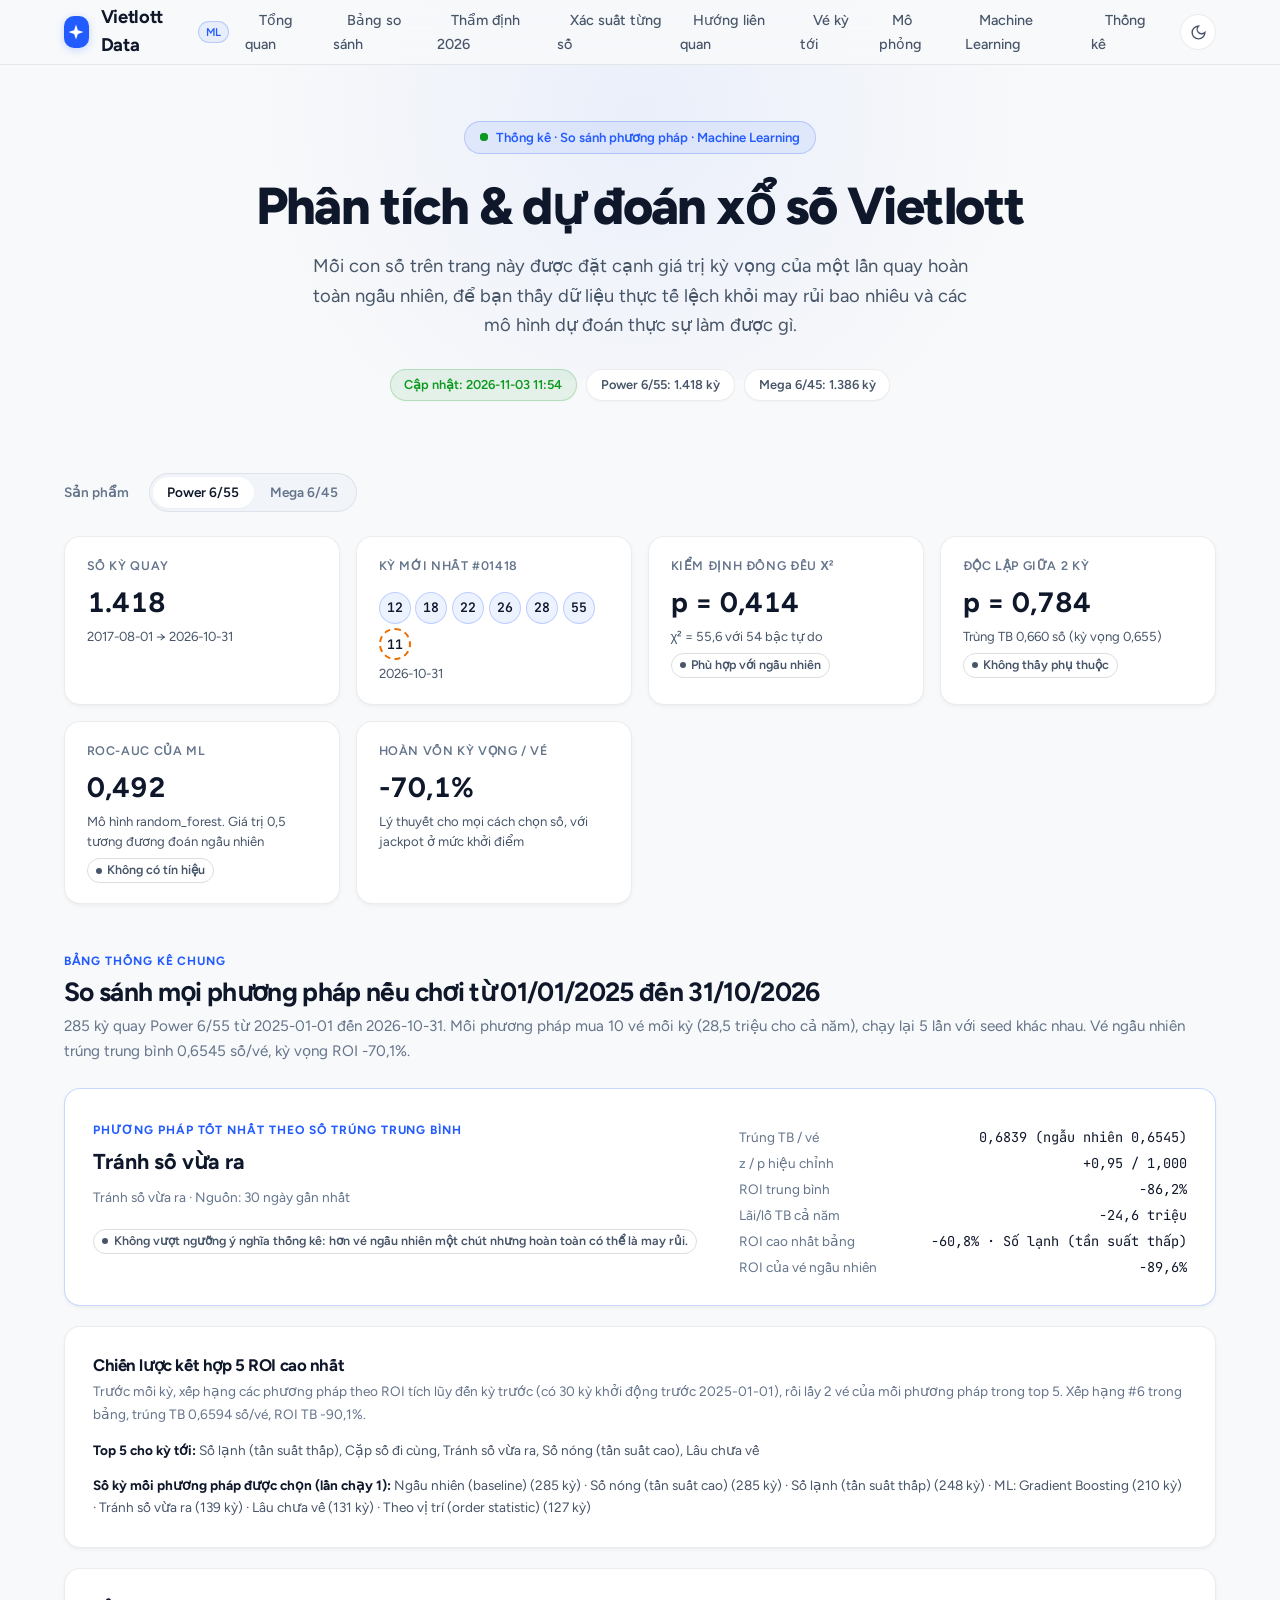
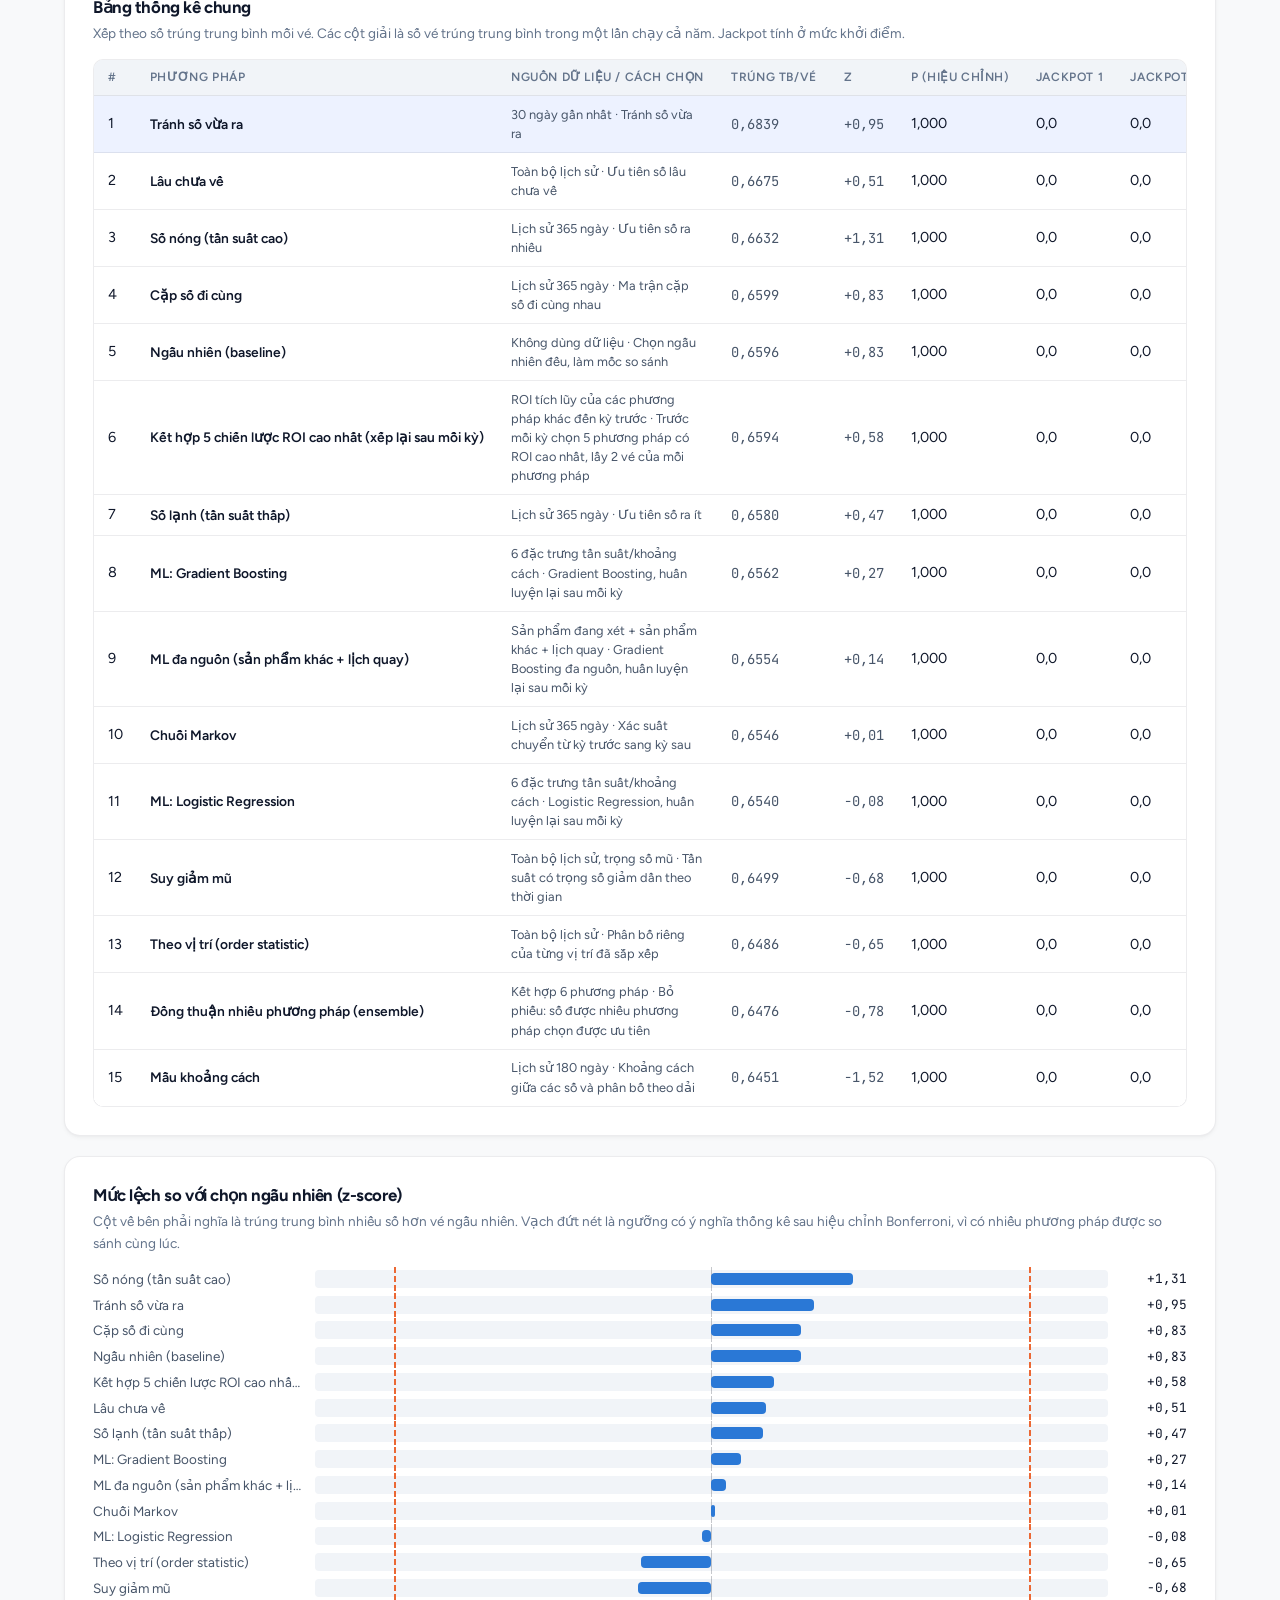
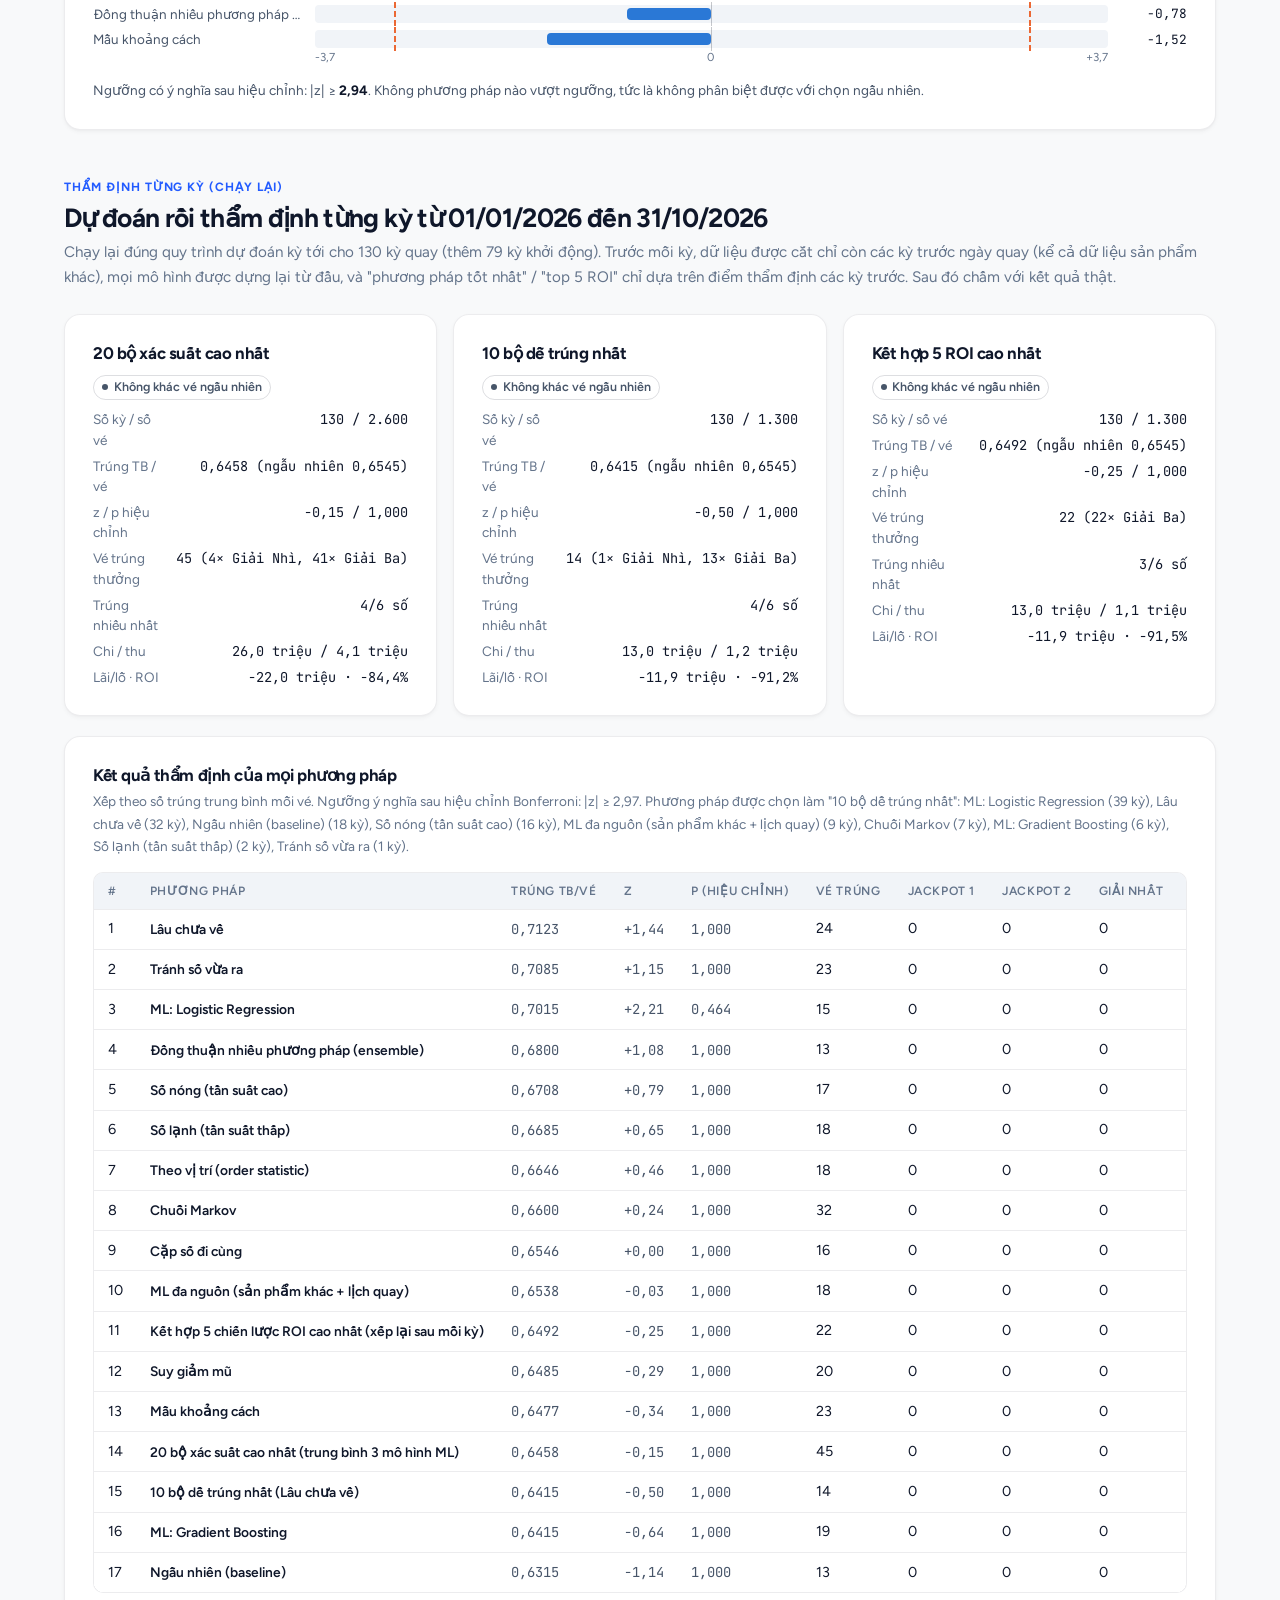
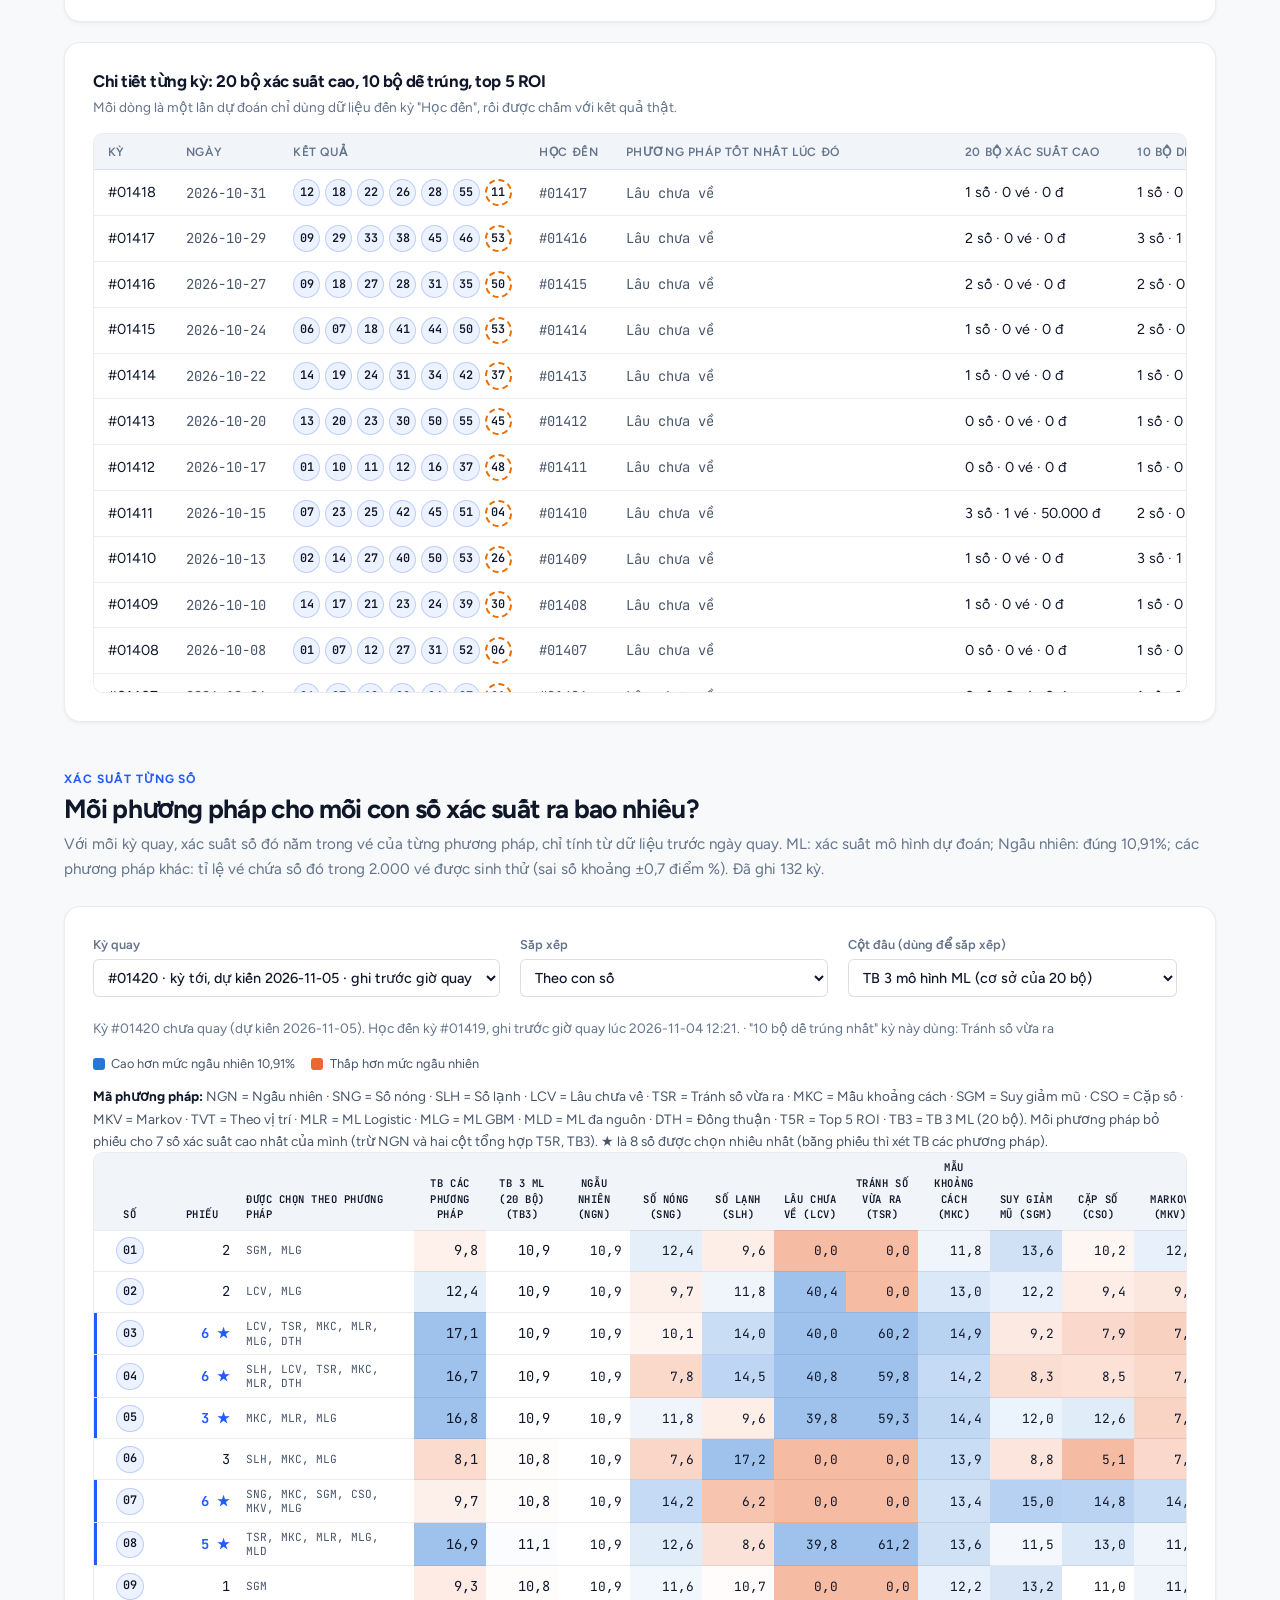
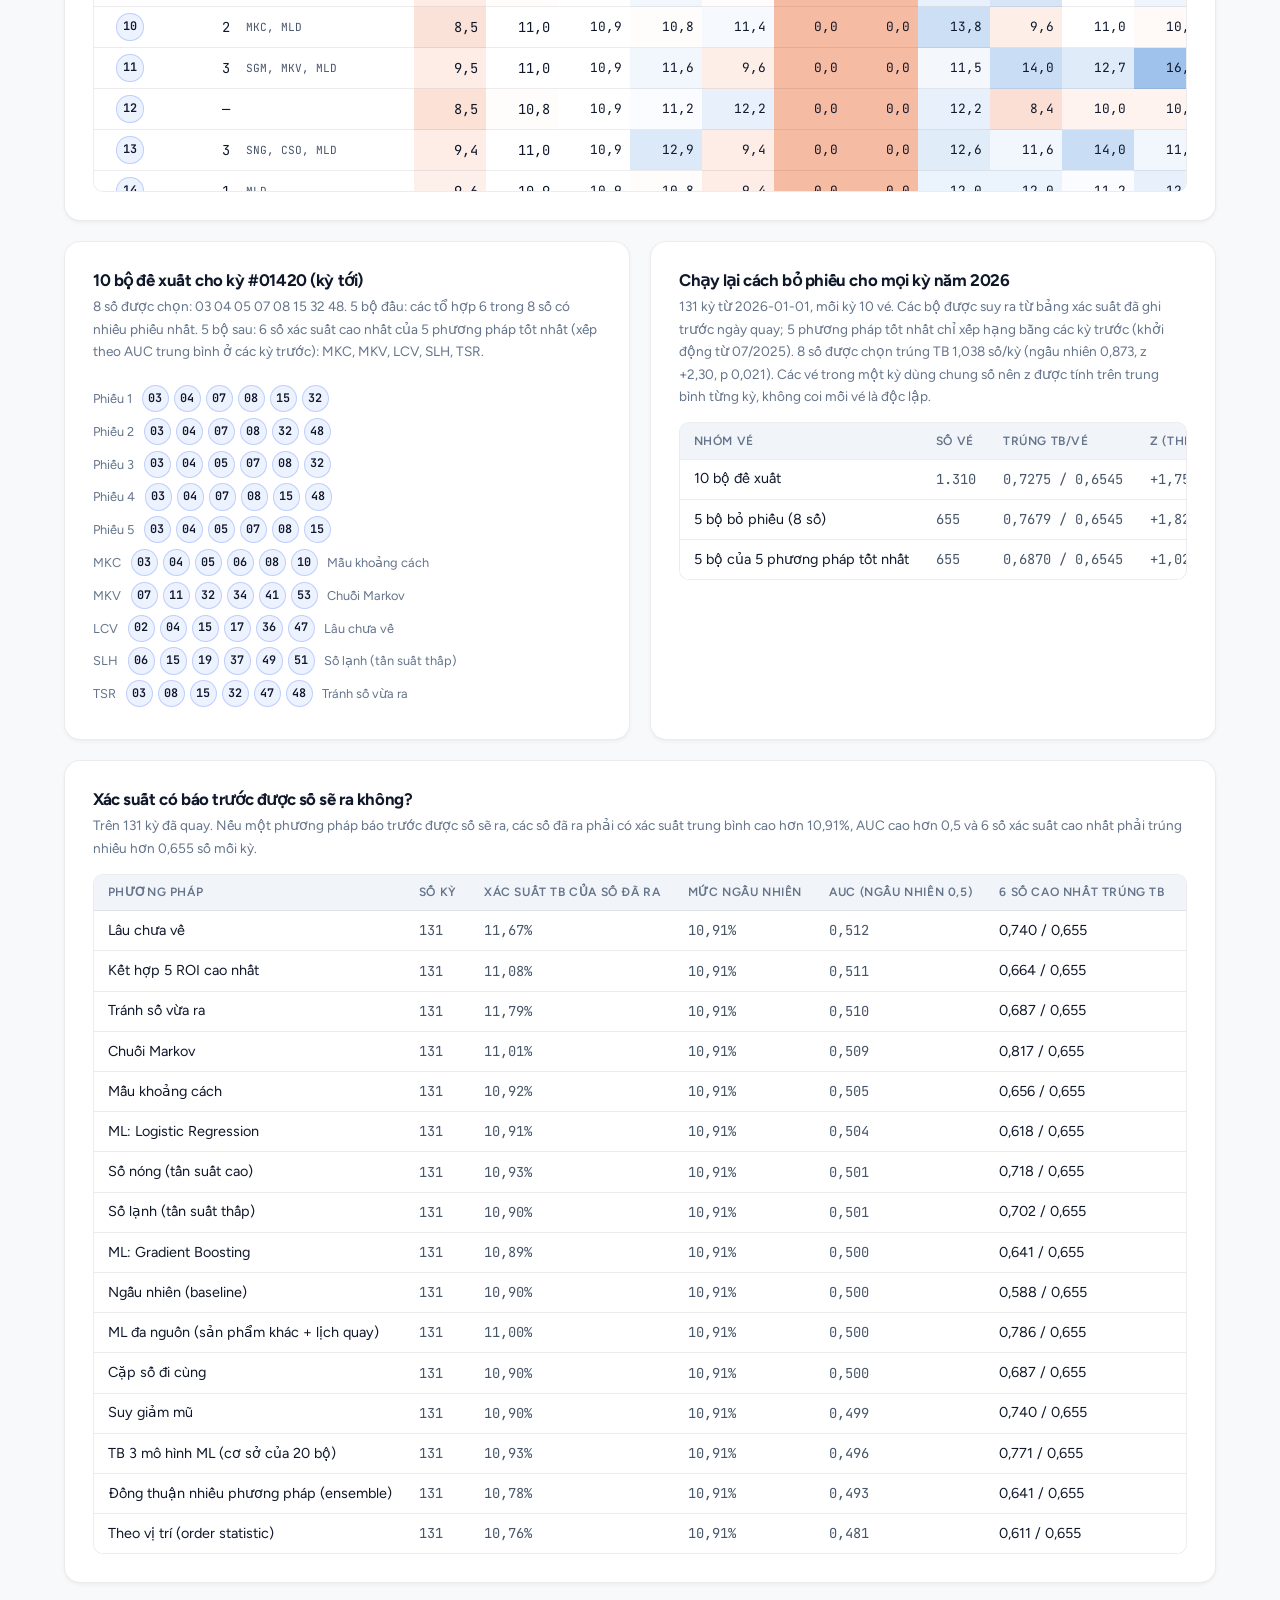
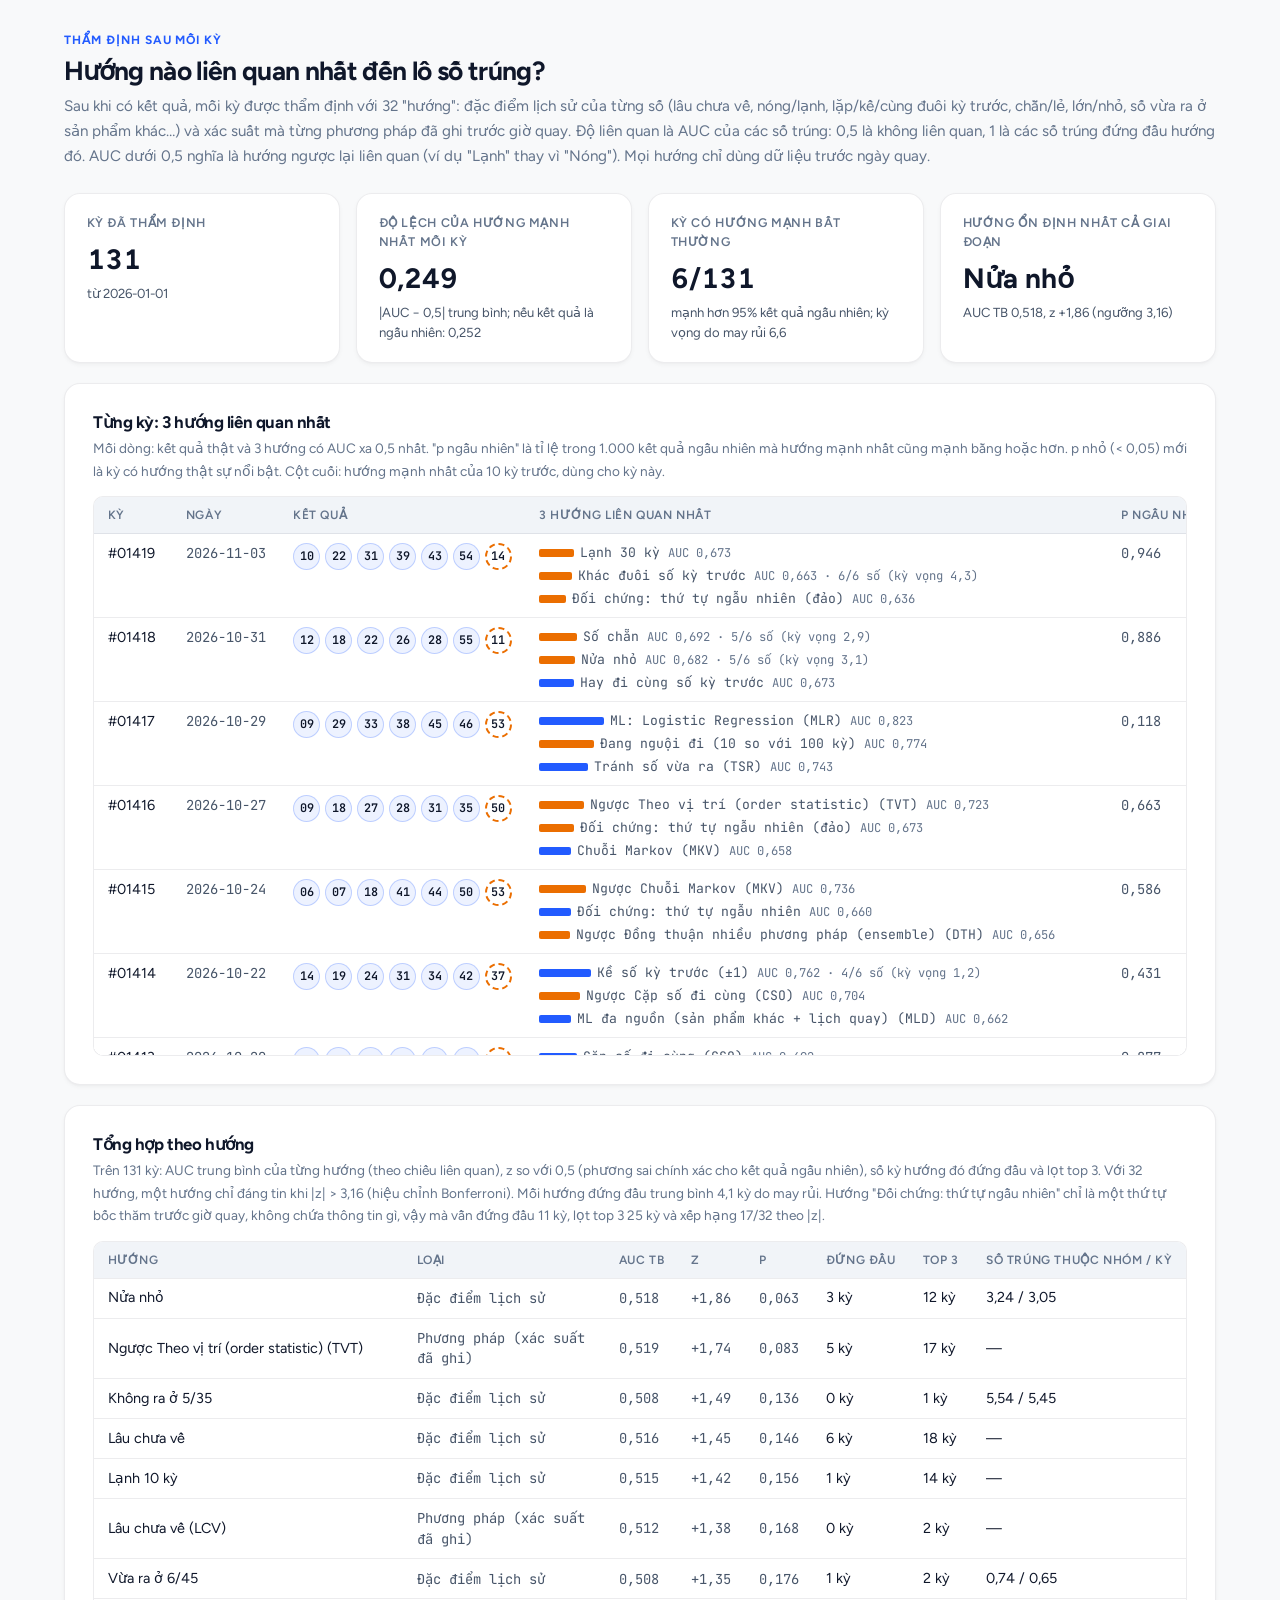
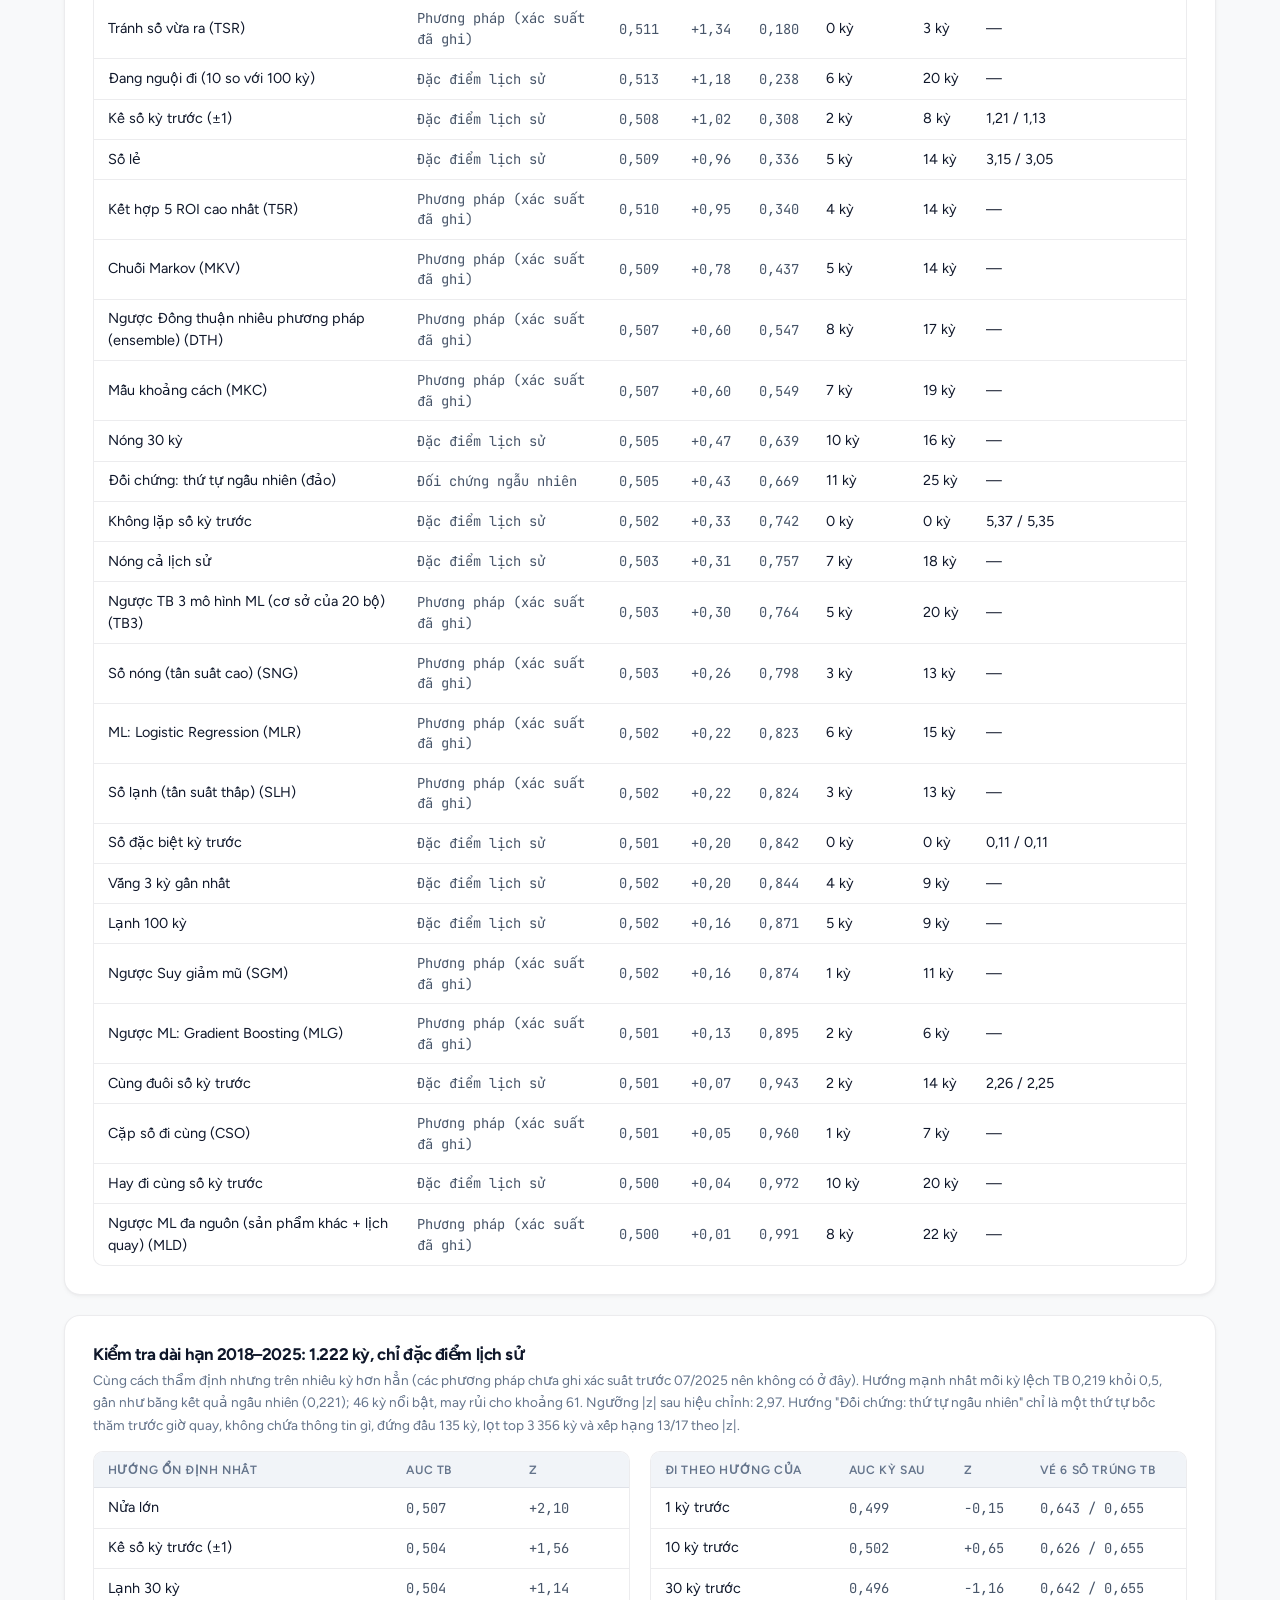
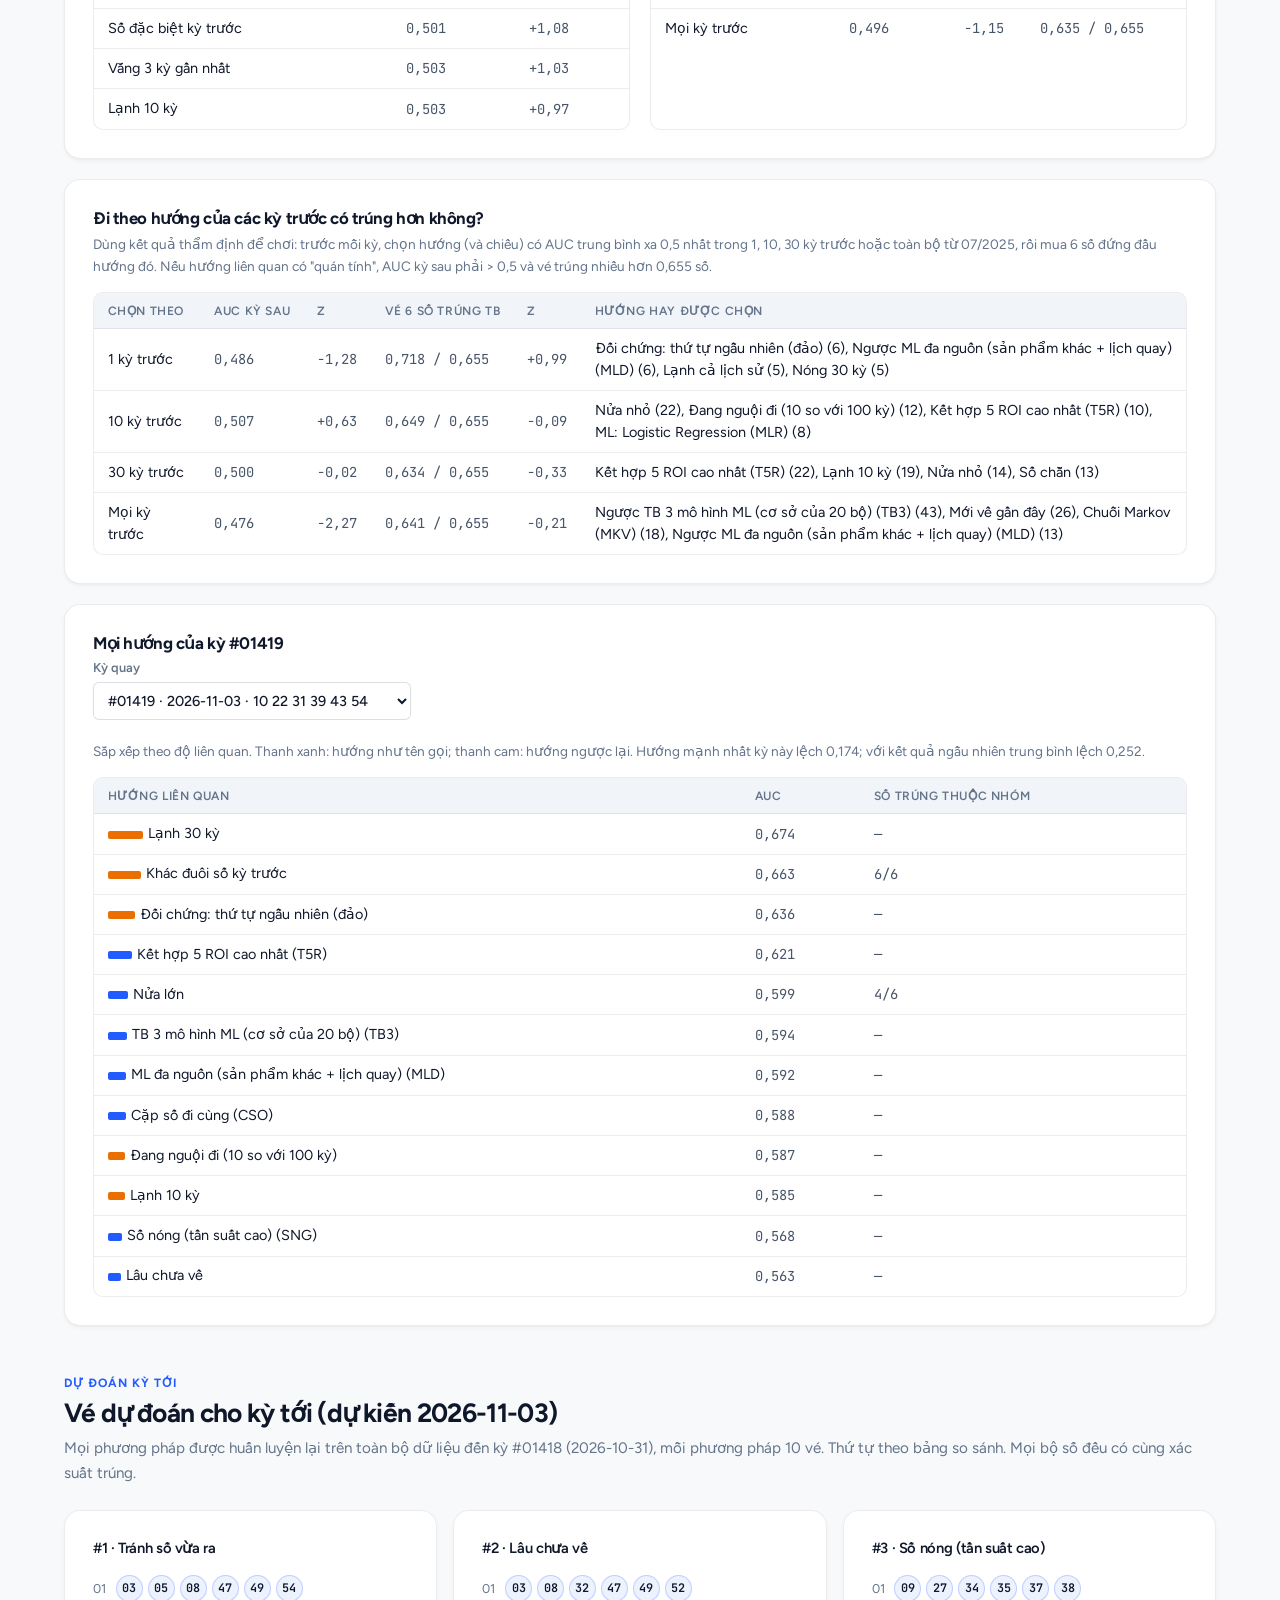
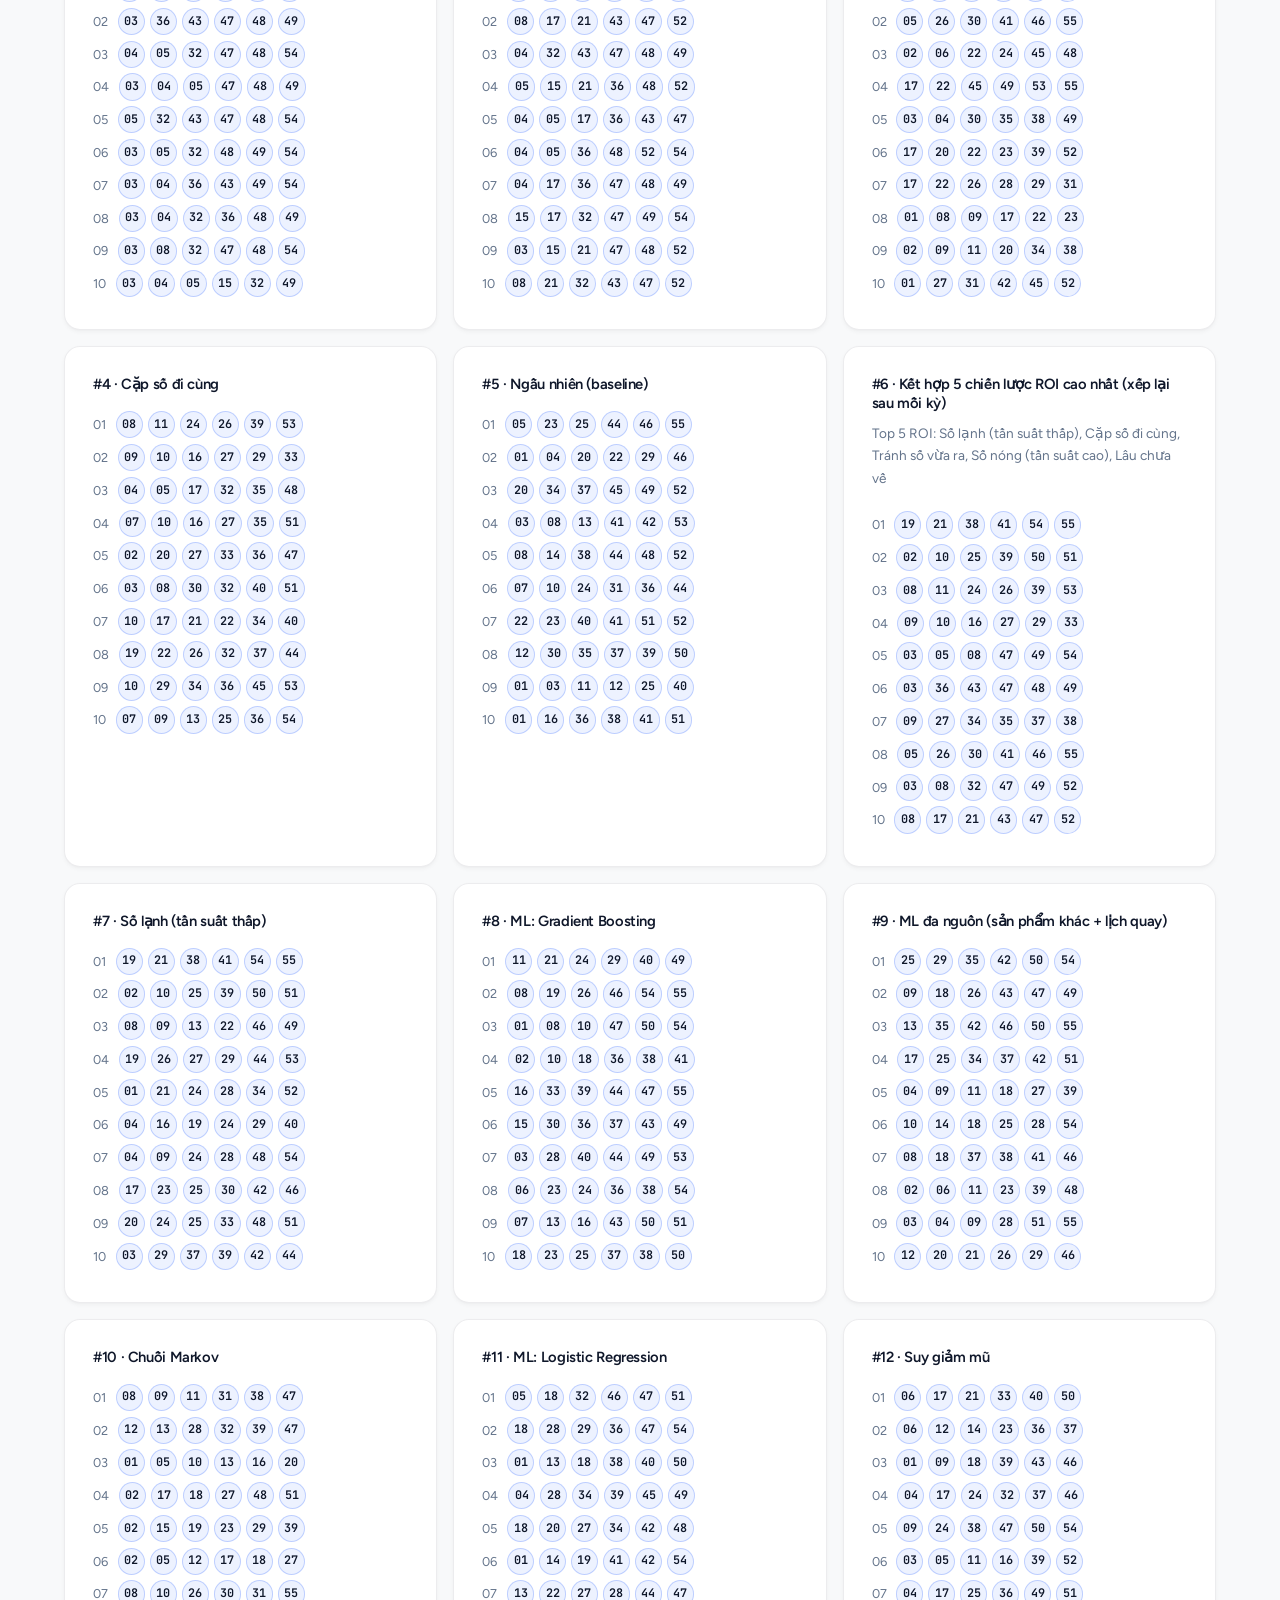
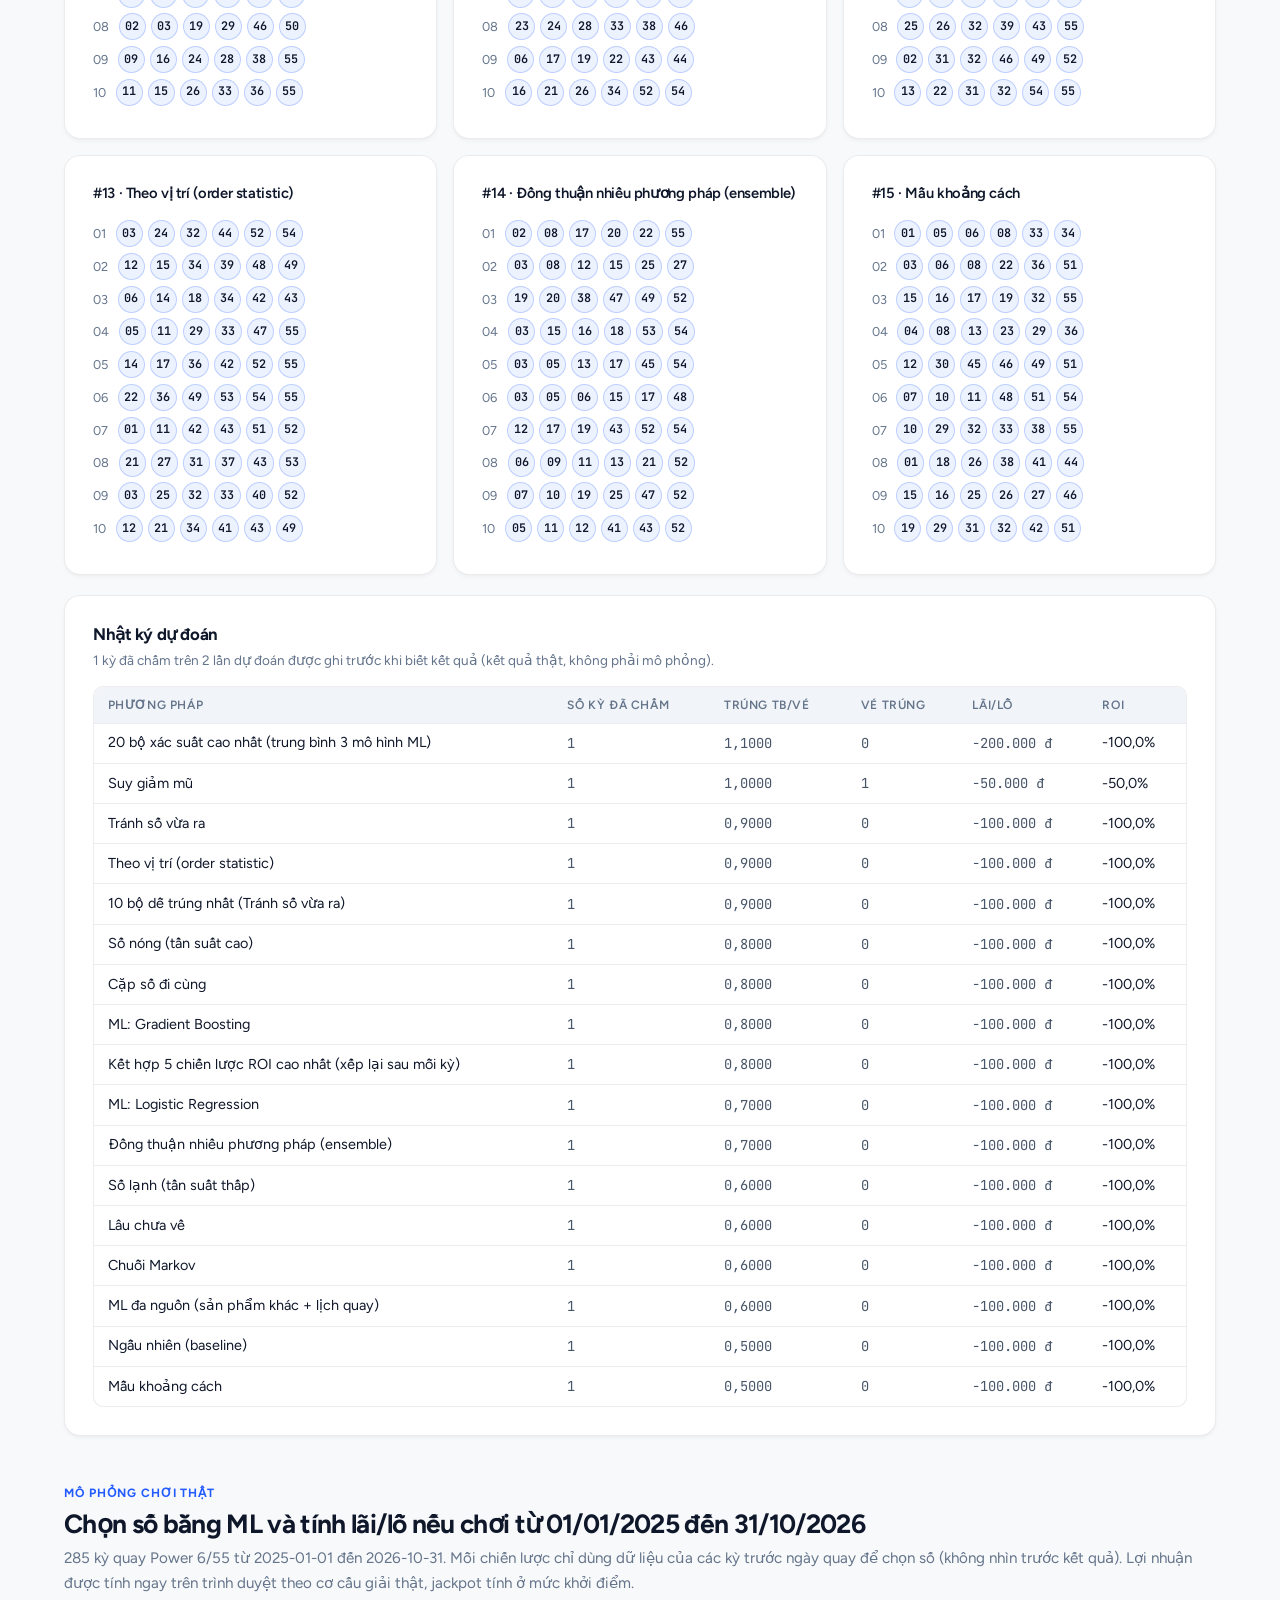
<file: docs/analysis/index.html>
<!doctype html>
<html lang="vi" data-theme="light">
    <head>
        <meta charset="UTF-8" />
        <meta name="viewport" content="width=device-width, initial-scale=1.0" />
        <title>Phân tích &amp; Dự đoán Vietlott</title>
        <meta
            name="description"
            content="Phân tích thống kê Power 6/55 và Mega 6/45: tần suất, kiểm định ngẫu nhiên, backtest các chiến lược chọn số và đánh giá khả năng dự đoán của mô hình machine learning."
        />
        <meta name="author" content="hieptd-ai" />
        <meta name="robots" content="index, follow, max-snippet:-1, max-image-preview:large" />
        <link rel="canonical" href="https://hieptd-ai.github.io/vietlott-predict/analysis/" />
        <meta property="og:type" content="website" />
        <meta property="og:url" content="https://hieptd-ai.github.io/vietlott-predict/analysis/" />
        <meta property="og:title" content="Phân tích &amp; Dự đoán Vietlott: thống kê, backtest và machine learning" />
        <meta
            property="og:description"
            content="Tần suất, kiểm định ngẫu nhiên, backtest 12 chiến lược chọn số và đánh giá mô hình ML cho Power 6/55, Mega 6/45. Dữ liệu cập nhật hằng ngày."
        />
        <meta property="og:image" content="https://hieptd-ai.github.io/vietlott-predict/assets/screenshot.png" />
        <meta property="og:locale" content="vi_VN" />
        <meta name="twitter:card" content="summary_large_image" />
        <meta name="twitter:title" content="Phân tích &amp; Dự đoán Vietlott" />
        <meta
            name="twitter:description"
            content="Thống kê, kiểm định ngẫu nhiên, backtest chiến lược và đánh giá machine learning cho Power 6/55 và Mega 6/45."
        />
        <script type="application/ld+json">
            {
                "@context": "https://schema.org",
                "@type": "WebPage",
                "@id": "https://hieptd-ai.github.io/vietlott-predict/analysis/#webpage",
                "url": "https://hieptd-ai.github.io/vietlott-predict/analysis/",
                "name": "Phân tích & Dự đoán Vietlott",
                "inLanguage": "vi",
                "description": "Phân tích thống kê Power 6/55 và Mega 6/45: tần suất, kiểm định ngẫu nhiên, backtest các chiến lược chọn số và đánh giá mô hình machine learning.",
                "isPartOf": { "@id": "https://hieptd-ai.github.io/vietlott-predict/#website" },
                "about": { "@id": "https://hieptd-ai.github.io/vietlott-predict/#dataset" }
            }
        </script>
        <link rel="preconnect" href="https://fonts.googleapis.com" />
        <link rel="preconnect" href="https://fonts.gstatic.com" crossorigin />
        <link href="https://fonts.googleapis.com/css2?family=Figtree:wght@400;500;600;700;800&family=JetBrains+Mono:wght@400;500;600&display=swap" rel="stylesheet" />
        <link rel="stylesheet" href="../styles.css" />
        <link rel="icon" type="image/svg+xml" href="data:image/svg+xml,<svg xmlns=%22http://www.w3.org/2000/svg%22 viewBox=%220 0 100 100%22><text y=%22.9em%22 font-size=%2290%22>V</text></svg>" />
        <style>
            :root {
                --series-1: #2a78d6;
                --series-2: #eb6834;
                --viz-grid: rgba(15, 23, 42, 0.08);
                --viz-axis: rgba(15, 23, 42, 0.24);
                --viz-hover: rgba(15, 23, 42, 0.05);
            }
            @media (prefers-color-scheme: dark) {
                :root:not([data-theme="light"]) {
                    --series-1: #3987e5;
                    --series-2: #d95926;
                    --viz-grid: rgba(255, 255, 255, 0.07);
                    --viz-axis: rgba(255, 255, 255, 0.2);
                    --viz-hover: rgba(255, 255, 255, 0.05);
                }
            }
            :root[data-theme="dark"] {
                --series-1: #3987e5;
                --series-2: #d95926;
                --viz-grid: rgba(255, 255, 255, 0.07);
                --viz-axis: rgba(255, 255, 255, 0.2);
                --viz-hover: rgba(255, 255, 255, 0.05);
            }
            body {
                background-color: var(--bg-page);
            }

            .controls-row {
                display: flex;
                flex-wrap: wrap;
                align-items: center;
                gap: 0.75rem 1.25rem;
                margin-bottom: 1.5rem;
            }
            .controls-row .controls-label {
                font-size: 0.85rem;
                color: var(--text-muted);
                font-weight: 600;
            }
            .controls-row .segmented-btn {
                padding: 0.45rem 0.9rem;
                font-size: 0.85rem;
            }

            .kpi-grid {
                display: grid;
                grid-template-columns: repeat(auto-fill, minmax(220px, 1fr));
                gap: 1rem;
            }
            .kpi {
                padding: 1.25rem 1.35rem;
            }
            .kpi-label {
                font-size: 0.78rem;
                font-weight: 600;
                color: var(--text-muted);
                text-transform: uppercase;
                letter-spacing: 0.05em;
            }
            .kpi-value {
                font-size: 1.75rem;
                font-weight: 700;
                color: var(--text-primary);
                margin: 0.35rem 0 0.25rem;
                font-variant-numeric: tabular-nums;
            }
            .kpi-note {
                font-size: 0.82rem;
                color: var(--text-secondary);
            }
            .verdict {
                display: inline-flex;
                align-items: center;
                gap: 0.35rem;
                font-size: 0.78rem;
                font-weight: 600;
                padding: 2px 8px;
                border-radius: var(--radius-full);
                border: 1px solid var(--border-default);
                color: var(--text-secondary);
                margin-top: 0.4rem;
            }
            .verdict::before {
                content: "";
                width: 6px;
                height: 6px;
                border-radius: 50%;
                background: currentColor;
            }

            .grid-2 {
                display: grid;
                grid-template-columns: repeat(2, minmax(0, 1fr));
                gap: 1.25rem;
            }
            @media (max-width: 900px) {
                .grid-2 {
                    grid-template-columns: minmax(0, 1fr);
                }
            }
            .card h3 {
                font-size: 1.05rem;
                font-weight: 700;
                color: var(--text-primary);
                margin-bottom: 0.25rem;
            }
            .card .card-sub {
                font-size: 0.85rem;
                color: var(--text-muted);
                margin-bottom: 0.9rem;
            }
            .card-head {
                display: flex;
                flex-wrap: wrap;
                justify-content: space-between;
                align-items: flex-start;
                gap: 0.75rem;
            }

            .chart {
                position: relative;
                width: 100%;
                min-height: 120px;
            }
            .chart svg {
                display: block;
                width: 100%;
                overflow: visible;
            }
            .chart text {
                font-family: var(--font-sans);
                font-size: 11px;
                fill: var(--text-muted);
            }
            .chart .hit:hover + .bar,
            .chart .bar.is-hover {
                filter: brightness(1.15);
            }
            .legend {
                display: flex;
                flex-wrap: wrap;
                gap: 1rem;
                font-size: 0.8rem;
                color: var(--text-secondary);
                margin-bottom: 0.5rem;
            }
            .legend-item {
                display: inline-flex;
                align-items: center;
                gap: 0.4rem;
            }
            .legend-swatch {
                width: 12px;
                height: 12px;
                border-radius: 3px;
                background: var(--series-1);
            }
            .legend-line {
                width: 16px;
                height: 0;
                border-top: 2px dashed var(--series-2);
            }

            .viz-tooltip {
                position: fixed;
                z-index: 50;
                pointer-events: none;
                background: var(--bg-surface-raised);
                border: 1px solid var(--border-default);
                border-radius: var(--radius-sm);
                box-shadow: var(--shadow-md, 0 4px 12px rgba(0, 0, 0, 0.12));
                padding: 0.5rem 0.65rem;
                font-size: 0.8rem;
                color: var(--text-secondary);
                min-width: 140px;
                opacity: 0;
                transition: opacity 80ms ease;
            }
            .viz-tooltip.show {
                opacity: 1;
            }
            .viz-tooltip .tt-title {
                font-weight: 600;
                color: var(--text-muted);
                margin-bottom: 0.25rem;
            }
            .viz-tooltip .tt-row {
                display: flex;
                align-items: center;
                gap: 0.45rem;
                white-space: nowrap;
            }
            .viz-tooltip .tt-row strong {
                color: var(--text-primary);
                font-variant-numeric: tabular-nums;
            }
            .tt-key {
                width: 12px;
                height: 0;
                border-top: 2px solid var(--series-1);
            }
            .tt-key.alt {
                border-top-style: dashed;
                border-top-color: var(--series-2);
            }

            .hrows {
                display: flex;
                flex-direction: column;
                gap: 0.35rem;
            }
            .hrow {
                display: grid;
                grid-template-columns: minmax(120px, 210px) minmax(0, 1fr) 4.2rem;
                align-items: center;
                gap: 0.75rem;
                font-size: 0.84rem;
            }
            .hrow-label {
                color: var(--text-secondary);
                overflow: hidden;
                text-overflow: ellipsis;
                white-space: nowrap;
            }
            .hrow-value {
                text-align: right;
                font-family: var(--font-mono);
                color: var(--text-primary);
                font-size: 0.8rem;
            }
            .htrack {
                position: relative;
                height: 18px;
                border-radius: 4px;
                background: var(--bg-subtle);
            }
            .hbar {
                position: absolute;
                top: 3px;
                bottom: 3px;
                background: var(--series-1);
                border-radius: 4px;
            }
            .hzero,
            .hthresh {
                position: absolute;
                top: -3px;
                bottom: -3px;
                width: 0;
            }
            .hzero {
                border-left: 1px solid var(--viz-axis);
            }
            .hthresh {
                border-left: 2px dashed var(--series-2);
            }
            .haxis {
                display: grid;
                grid-template-columns: minmax(120px, 210px) minmax(0, 1fr) 4.2rem;
                gap: 0.75rem;
                font-size: 0.72rem;
                color: var(--text-muted);
            }
            .haxis-scale {
                display: flex;
                justify-content: space-between;
            }
            @media (max-width: 640px) {
                .hrow,
                .haxis {
                    grid-template-columns: minmax(0, 1fr) 3.6rem;
                }
                .hrow-label {
                    grid-column: 1 / -1;
                }
                .haxis > span:first-child {
                    display: none;
                }
            }

            .balls {
                display: inline-flex;
                flex-wrap: wrap;
                gap: 0.3rem;
            }
            .ball {
                display: inline-flex;
                align-items: center;
                justify-content: center;
                width: 2rem;
                height: 2rem;
                border-radius: 50%;
                font-family: var(--font-mono);
                font-weight: 600;
                font-size: 0.82rem;
                background: var(--color-brand-subtle);
                border: 1px solid var(--color-brand-border);
                color: var(--text-primary);
            }
            .ball.bonus {
                background: transparent;
                border: 2px dashed var(--cat-orange);
            }
            .ticket-grid {
                display: grid;
                grid-template-columns: repeat(auto-fill, minmax(300px, 1fr));
                gap: 1rem;
            }
            .ticket-card h4 {
                font-size: 0.92rem;
                color: var(--text-primary);
                margin-bottom: 0.6rem;
            }
            .ticket-card .balls + .balls {
                margin-top: 0.4rem;
            }
            .ticket-card .ticket-line {
                display: block;
            }

            .ml-grid {
                display: grid;
                grid-template-columns: repeat(auto-fit, minmax(260px, 1fr));
                gap: 1rem;
            }
            .stats-table,
            .stats-table table {
                min-width: 0;
            }
            .metric-list {
                display: grid;
                grid-template-columns: minmax(0, 1fr) auto;
                gap: 0.35rem 1rem;
                font-size: 0.85rem;
                margin: 0.6rem 0 0;
            }
            .metric-list dt {
                color: var(--text-muted);
            }
            .metric-list dd {
                margin: 0;
                text-align: right;
                font-family: var(--font-mono);
                color: var(--text-primary);
            }

            details.table-view {
                margin-top: 0.9rem;
            }
            details.table-view summary {
                cursor: pointer;
                font-size: 0.85rem;
                color: var(--color-brand);
                font-weight: 600;
            }
            details.table-view .stats-table {
                margin-top: 0.75rem;
                max-height: 360px;
                overflow: auto;
            }
            .stats-table table td,
            .stats-table table th {
                padding: 0.55rem 0.85rem;
            }
            .num {
                font-family: var(--font-mono);
                font-variant-numeric: tabular-nums;
            }
            .muted {
                color: var(--text-muted);
            }
            .note {
                font-size: 0.85rem;
                color: var(--text-secondary);
                margin-top: 0.75rem;
            }
            .note strong {
                color: var(--text-primary);
            }
            .loading-state {
                padding: 3rem 0;
                text-align: center;
                color: var(--text-muted);
            }
            .sim-controls {
                display: flex;
                flex-wrap: wrap;
                gap: 0.9rem 1.25rem;
                align-items: flex-end;
                margin-bottom: 1.25rem;
            }
            .field {
                display: flex;
                flex-direction: column;
                gap: 0.3rem;
                font-size: 0.8rem;
                font-weight: 600;
                color: var(--text-muted);
            }
            .field select,
            .field input {
                font: inherit;
                font-size: 0.9rem;
                font-weight: 500;
                color: var(--text-primary);
                background: var(--bg-input);
                border: 1px solid var(--border-default);
                border-radius: var(--radius-sm);
                padding: 0.5rem 0.65rem;
                min-width: 10rem;
            }
            .field input[type="text"] {
                min-width: 15rem;
                font-family: var(--font-mono);
            }
            .field-error {
                color: var(--cat-red);
                font-size: 0.8rem;
                font-weight: 500;
                min-height: 1em;
            }
            .sim-kpis {
                display: grid;
                grid-template-columns: repeat(auto-fill, minmax(170px, 1fr));
                gap: 0.75rem;
                margin-bottom: 1.25rem;
            }
            .sim-kpi {
                background: var(--bg-subtle);
                border: 1px solid var(--border-subtle);
                border-radius: var(--radius-md);
                padding: 0.8rem 0.95rem;
            }
            .sim-kpi .kpi-label {
                font-size: 0.72rem;
            }
            .sim-kpi .kpi-value {
                font-size: 1.3rem;
                margin: 0.2rem 0 0;
            }
            .ball.hit {
                background: var(--series-1);
                border-color: var(--series-1);
                color: #fff;
            }
            .ball.bonus.hit {
                background: var(--cat-orange);
                border: 2px solid var(--cat-orange);
            }
            .ball.sm {
                width: 1.7rem;
                height: 1.7rem;
                font-size: 0.74rem;
            }
            .ticket-list {
                display: grid;
                gap: 0.35rem;
                padding: 0.5rem 0 0.25rem;
            }
            .ticket-row {
                display: flex;
                align-items: center;
                gap: 0.6rem;
                flex-wrap: wrap;
                font-size: 0.8rem;
                color: var(--text-secondary);
            }
            #simTable details summary {
                cursor: pointer;
                color: var(--color-brand);
                font-size: 0.8rem;
                font-weight: 600;
            }
            #simTable {
                min-width: 820px;
            }
            #simTable td {
                vertical-align: top;
            }
            #leaderTable tbody tr {
                cursor: pointer;
            }
            #leaderTable td {
                white-space: nowrap;
                font-family: var(--font-sans);
                font-size: 0.86rem;
                color: var(--text-primary);
            }
            #leaderTable tbody tr.is-selected td {
                background: var(--color-brand-subtle);
            }
            .pos {
                color: var(--cat-green);
            }
            .neg {
                color: var(--cat-red);
            }
            .best-card {
                display: grid;
                grid-template-columns: minmax(0, 1.4fr) minmax(0, 1fr);
                gap: 1.25rem;
                border-color: var(--color-brand-border);
            }
            @media (max-width: 900px) {
                .best-card {
                    grid-template-columns: minmax(0, 1fr);
                }
            }
            .best-card .best-name {
                font-size: 1.35rem;
                font-weight: 700;
                color: var(--text-primary);
                margin: 0.25rem 0 0.5rem;
            }
            #cmpTable {
                min-width: 1250px;
            }
            #cmpTable td,
            #cmpTable th {
                white-space: nowrap;
            }
            #cmpTable td:nth-child(2) {
                font-family: var(--font-sans);
                color: var(--text-primary);
                font-weight: 600;
            }
            #cmpTable td:nth-child(3) {
                font-family: var(--font-sans);
                white-space: normal;
                min-width: 13rem;
                font-size: 0.8rem;
            }
            #cmpTable tbody tr.is-best td {
                background: var(--color-brand-subtle);
            }
            #replayTable {
                min-width: 1100px;
            }
            #replayDraws {
                min-width: 1150px;
            }
            #replayTable td,
            #replayTable th,
            #replayDraws td,
            #replayDraws th {
                white-space: nowrap;
            }
            #replayDraws .balls,
            #dirDraws .balls {
                flex-wrap: nowrap;
            }
            #dirDraws td,
            #dirDraws th {
                white-space: nowrap;
                vertical-align: top;
            }
            #dirDraws .ball {
                width: 1.7rem;
                height: 1.7rem;
                font-size: 0.74rem;
            }
            .dir-list {
                display: grid;
                gap: 0.2rem;
                font-size: 0.82rem;
            }
            .dir-list .muted,
            #dirDetail .muted {
                color: var(--text-muted);
                font-size: 0.76rem;
            }
            .dir-bar {
                display: inline-block;
                height: 0.5rem;
                border-radius: 2px;
                background: var(--color-brand);
                vertical-align: middle;
                margin-right: 0.35rem;
            }
            .dir-bar.rev {
                background: var(--cat-orange, #e8833a);
            }
            #replayDraws .ball {
                width: 1.7rem;
                height: 1.7rem;
                font-size: 0.74rem;
            }
            #replayTable td:nth-child(2) {
                font-family: var(--font-sans);
                color: var(--text-primary);
                font-weight: 600;
            }
            .num-prob-wrap {
                max-height: 640px;
                overflow: auto;
            }
            #numTable {
                min-width: 1500px;
                font-size: 0.8rem;
            }
            #numTable th,
            #numTable td {
                padding: 0.4rem 0.5rem;
                white-space: nowrap;
                text-align: right;
                font-family: var(--font-mono);
                color: var(--text-primary);
            }
            #numTable th {
                position: sticky;
                top: 0;
                z-index: 2;
                background: var(--bg-subtle);
                white-space: normal;
                min-width: 4.5rem;
                max-width: 6rem;
                font-size: 0.66rem;
                text-align: center;
                vertical-align: bottom;
            }
            #numTable td:first-child,
            #numTable th:first-child {
                position: sticky;
                left: 0;
                z-index: 1;
                background: var(--bg-surface);
                text-align: center;
            }
            #numTable th:first-child {
                z-index: 3;
                background: var(--bg-subtle);
            }
            #numTable tr.drawn td:first-child .ball {
                background: var(--series-1);
                border-color: var(--series-1);
                color: #fff;
            }
            #numTable tfoot td {
                font-weight: 700;
                border-top: 2px solid var(--border-default);
                background: var(--bg-subtle);
            }
            .num-cell-up {
                background: color-mix(in srgb, var(--series-1) var(--tint), transparent);
            }
            .num-cell-down {
                background: color-mix(in srgb, var(--series-2) var(--tint), transparent);
            }
            #numTable td.vote-codes {
                text-align: left;
                font-size: 0.7rem;
                color: var(--text-secondary);
                white-space: normal;
                min-width: 11rem;
                max-width: 14rem;
            }
            #numTable tr.voted td:nth-child(2) {
                font-weight: 700;
                color: var(--color-brand);
            }
            #numTable tr.voted td:first-child {
                box-shadow: inset 3px 0 0 var(--color-brand);
            }
            #voteSumTable td,
            #voteSumTable th {
                white-space: nowrap;
            }
            .legend-swatch.down {
                background: var(--series-2);
            }
            #numEval td,
            #numEval th {
                white-space: nowrap;
            }
            #ledgerTable td,
            #ledgerTable th {
                white-space: nowrap;
            }
            .is-hidden {
                display: none !important;
            }
            .method-list {
                margin: 0.5rem 0 0 1.1rem;
                color: var(--text-secondary);
                font-size: 0.9rem;
                display: grid;
                gap: 0.4rem;
            }
        </style>
    </head>
    <body>
        <div class="ambient-glow" aria-hidden="true"></div>
        <header class="top-nav-wrapper">
            <div class="container">
                <nav class="top-nav" aria-label="Main Navigation">
                    <a href="../" class="brand-link">
                        <div class="brand-icon" aria-hidden="true">
                            <svg viewBox="0 0 24 24" fill="currentColor">
                                <path d="M12 2L14.5 9.5L22 12L14.5 14.5L12 22L9.5 14.5L2 12L9.5 9.5L12 2Z" />
                            </svg>
                        </div>
                        <span>Vietlott Data</span>
                        <span class="brand-version">ML</span>
                    </a>
                    <ul class="nav-menu">
                        <li><a href="#overview" class="nav-link">Tổng quan</a></li>
                        <li><a href="#compare" class="nav-link">Bảng so sánh</a></li>
                        <li><a href="#replay" class="nav-link">Thẩm định 2026</a></li>
                        <li><a href="#numbers" class="nav-link">Xác suất từng số</a></li>
                        <li><a href="#directions" class="nav-link">Hướng liên quan</a></li>
                        <li><a href="#tickets" class="nav-link">Vé kỳ tới</a></li>
                        <li><a href="#simulator" class="nav-link">Mô phỏng</a></li>
                        <li><a href="#ml" class="nav-link">Machine Learning</a></li>
                        <li><a href="#frequency" class="nav-link">Thống kê</a></li>
                    </ul>
                    <div class="nav-actions">
                        <button class="icon-btn theme-toggle-btn" id="themeToggleBtn" aria-label="Chuyển chế độ sáng / tối">
                            <svg class="theme-icon-moon" xmlns="http://www.w3.org/2000/svg" viewBox="0 0 24 24" fill="none" stroke="currentColor" stroke-width="2"><path d="M12 3a6 6 0 0 0 9 9 9 9 0 1 1-9-9Z"></path></svg>
                            <svg class="theme-icon-sun" xmlns="http://www.w3.org/2000/svg" viewBox="0 0 24 24" fill="none" stroke="currentColor" stroke-width="2"><circle cx="12" cy="12" r="4"></circle><path d="M12 2v2M12 20v2M4.93 4.93l1.41 1.41M17.66 17.66l1.41 1.41M2 12h2M20 12h2M6.34 17.66l-1.41 1.41M19.07 4.93l-1.41 1.41"></path></svg>
                        </button>
                    </div>
                </nav>
            </div>
        </header>

        <main class="container">
            <section class="hero-section" id="overview">
                <div class="hero-pill">
                    <span class="status-dot"></span>
                    <span>Thống kê · So sánh phương pháp · Machine Learning</span>
                </div>
                <h1 class="hero-title">Phân tích &amp; dự đoán xổ số Vietlott</h1>
                <p class="hero-subtitle">
                    Mỗi con số trên trang này được đặt cạnh giá trị kỳ vọng của một lần quay hoàn toàn ngẫu nhiên, để bạn thấy dữ liệu thực tế lệch khỏi may rủi bao nhiêu và các mô hình dự đoán thực sự làm được gì.
                </p>
                <div class="badges" id="heroBadges"></div>
            </section>

            <div class="controls-row" role="group" aria-label="Chọn sản phẩm">
                <span class="controls-label">Sản phẩm</span>
                <div class="segmented-control" id="productSwitch"></div>
            </div>

            <div id="loading" class="loading-state">Đang tải dữ liệu phân tích…</div>

            <div id="content" class="is-hidden">
                <section class="section">
                    <div class="kpi-grid" id="kpis"></div>
                </section>

                <section class="section" id="compare">
                    <div class="section-header">
                        <span class="section-eyebrow">Bảng thống kê chung</span>
                        <h2 class="section-title" id="cmpTitle">So sánh mọi phương pháp</h2>
                        <p class="section-description" id="cmpDesc"></p>
                    </div>
                    <div class="card best-card" id="bestCard"></div>
                    <div class="card" style="margin-top: 1.25rem" id="topRoiCard"></div>
                    <div class="card" style="margin-top: 1.25rem">
                        <h3>Bảng thống kê chung</h3>
                        <p class="card-sub" id="cmpSub"></p>
                        <div class="stats-table"><table id="cmpTable"></table></div>
                    </div>
                    <div class="card" style="margin-top: 1.25rem">
                        <h3>Mức lệch so với chọn ngẫu nhiên (z-score)</h3>
                        <p class="card-sub">
                            Cột về bên phải nghĩa là trúng trung bình nhiều số hơn vé ngẫu nhiên. Vạch đứt nét là ngưỡng có ý nghĩa thống kê sau hiệu chỉnh Bonferroni, vì có nhiều phương pháp được so sánh cùng lúc.
                        </p>
                        <div class="chart" id="zChart"></div>
                        <p class="note" id="zNote"></p>
                    </div>
                </section>

                <section class="section" id="replay">
                    <div class="section-header">
                        <span class="section-eyebrow">Thẩm định từng kỳ (chạy lại)</span>
                        <h2 class="section-title" id="replayTitle">Dự đoán rồi thẩm định từng kỳ quay</h2>
                        <p class="section-description" id="replayDesc"></p>
                    </div>
                    <div class="ml-grid" id="replayCards"></div>
                    <div class="card" style="margin-top: 1.25rem">
                        <h3>Kết quả thẩm định của mọi phương pháp</h3>
                        <p class="card-sub" id="replaySub"></p>
                        <div class="stats-table"><table id="replayTable"></table></div>
                    </div>
                    <div class="card" style="margin-top: 1.25rem">
                        <h3>Chi tiết từng kỳ: 20 bộ xác suất cao, 10 bộ dễ trúng, top 5 ROI</h3>
                        <p class="card-sub">Mỗi dòng là một lần dự đoán chỉ dùng dữ liệu đến kỳ "Học đến", rồi được chấm với kết quả thật.</p>
                        <div class="stats-table" style="max-height: 560px; overflow: auto"><table id="replayDraws"></table></div>
                    </div>
                </section>

                <section class="section" id="numbers">
                    <div class="section-header">
                        <span class="section-eyebrow">Xác suất từng số</span>
                        <h2 class="section-title">Mỗi phương pháp cho mỗi con số xác suất ra bao nhiêu?</h2>
                        <p class="section-description" id="numDesc"></p>
                    </div>
                    <div class="card">
                        <div class="sim-controls">
                            <label class="field">Kỳ quay
                                <select id="numDraw"></select>
                            </label>
                            <label class="field">Sắp xếp
                                <select id="numSort">
                                    <option value="number">Theo con số</option>
                                    <option value="votes">Theo số phiếu (8 số được chọn lên đầu)</option>
                                    <option value="avg">Theo xác suất trung bình (cao → thấp)</option>
                                    <option value="method">Theo phương pháp đang chọn ở cột đầu</option>
                                </select>
                            </label>
                            <label class="field">Cột đầu (dùng để sắp xếp)
                                <select id="numMethod"></select>
                            </label>
                        </div>
                        <p class="card-sub" id="numSub"></p>
                        <div class="legend" id="numLegend"></div>
                        <p class="note" id="numCodes"></p>
                        <div class="stats-table num-prob-wrap"><table id="numTable"></table></div>
                    </div>
                    <div class="grid-2" style="margin-top: 1.25rem">
                        <div class="card">
                            <h3 id="voteTitle">10 bộ đề xuất</h3>
                            <p class="card-sub" id="voteSub"></p>
                            <div class="ticket-list" id="voteTickets"></div>
                        </div>
                        <div class="card">
                            <h3>Chạy lại cách bỏ phiếu cho mọi kỳ năm 2026</h3>
                            <p class="card-sub" id="voteSumSub"></p>
                            <div class="stats-table"><table id="voteSumTable"></table></div>
                        </div>
                    </div>
                    <div class="card" style="margin-top: 1.25rem">
                        <h3>Xác suất có báo trước được số sẽ ra không?</h3>
                        <p class="card-sub" id="numEvalSub"></p>
                        <div class="stats-table"><table id="numEval"></table></div>
                    </div>
                </section>

                <section class="section" id="directions">
                    <div class="section-header">
                        <span class="section-eyebrow">Thẩm định sau mỗi kỳ</span>
                        <h2 class="section-title">Hướng nào liên quan nhất đến lô số trúng?</h2>
                        <p class="section-description" id="dirDesc"></p>
                    </div>
                    <div class="kpi-grid" id="dirKpis"></div>
                    <div class="card" style="margin-top: 1.25rem">
                        <h3>Từng kỳ: 3 hướng liên quan nhất</h3>
                        <p class="card-sub" id="dirDrawsSub"></p>
                        <div class="stats-table" style="max-height: 560px; overflow: auto"><table id="dirDraws"></table></div>
                    </div>
                    <div class="card" style="margin-top: 1.25rem">
                        <h3>Tổng hợp theo hướng</h3>
                        <p class="card-sub" id="dirSumSub"></p>
                        <div class="stats-table"><table id="dirSumTable"></table></div>
                    </div>
                    <div class="card" style="margin-top: 1.25rem">
                        <h3 id="dirLongTitle">Kiểm tra dài hạn</h3>
                        <p class="card-sub" id="dirLongSub"></p>
                        <div class="grid-2">
                            <div class="stats-table"><table id="dirLongTable"></table></div>
                            <div class="stats-table"><table id="dirLongFollow"></table></div>
                        </div>
                    </div>
                    <div class="card" style="margin-top: 1.25rem">
                        <h3>Đi theo hướng của các kỳ trước có trúng hơn không?</h3>
                        <p class="card-sub" id="dirFollowSub"></p>
                        <div class="stats-table"><table id="dirFollowTable"></table></div>
                    </div>
                    <div>
                        <div class="card" style="margin-top: 1.25rem">
                            <h3 id="dirDetailTitle">Mọi hướng của một kỳ</h3>
                            <div class="sim-controls">
                                <label class="field">Kỳ quay
                                    <select id="dirDraw"></select>
                                </label>
                            </div>
                            <p class="card-sub" id="dirDetailSub"></p>
                            <div class="stats-table" style="max-height: 520px; overflow: auto"><table id="dirDetail"></table></div>
                        </div>
                    </div>
                </section>

                <section class="section" id="tickets">
                    <div class="section-header">
                        <span class="section-eyebrow">Dự đoán kỳ tới</span>
                        <h2 class="section-title" id="nextTitle">Vé dự đoán cho kỳ tới</h2>
                        <p class="section-description" id="nextDesc"></p>
                    </div>
                    <div class="ticket-grid" id="ticketGrid"></div>
                    <div class="card" style="margin-top: 1.25rem">
                        <h3>Nhật ký dự đoán</h3>
                        <p class="card-sub" id="ledgerSub"></p>
                        <div class="stats-table"><table id="ledgerTable"></table></div>
                    </div>
                </section>

                <section class="section" id="simulator">
                    <div class="section-header">
                        <span class="section-eyebrow">Mô phỏng chơi thật</span>
                        <h2 class="section-title" id="simTitle">Chọn số bằng ML và tính lãi/lỗ</h2>
                        <p class="section-description" id="simDesc"></p>
                    </div>
                    <div class="card">
                        <div class="sim-controls">
                            <label class="field">Chiến lược / mô hình
                                <select id="simStrategy"></select>
                            </label>
                            <label class="field" id="simTicketsField">Số vé mỗi kỳ
                                <select id="simTickets"></select>
                            </label>
                            <label class="field">Chơi từ ngày
                                <input type="date" id="simFrom" />
                            </label>
                            <label class="field is-hidden" id="simCustomField">Bộ số tự chọn
                                <input type="text" id="simCustom" inputmode="numeric" placeholder="vd: 5 12 23 34 41 50" />
                                <span class="field-error" id="simCustomError"></span>
                            </label>
                        </div>
                        <div class="sim-kpis" id="simKpis"></div>
                        <h3>Lãi/lỗ lũy kế theo từng kỳ</h3>
                        <p class="card-sub">Đường đứt nét là mức lỗ kỳ vọng theo lý thuyết, áp dụng cho mọi cách chọn số khi mua cùng số vé</p>
                        <div class="chart" id="simChart"></div>
                    </div>
                    <div class="grid-2" style="margin-top: 1.25rem">
                        <div class="card">
                            <h3 id="simNextTitle">Vé dự đoán cho kỳ tới</h3>
                            <p class="card-sub" id="simNextSub"></p>
                            <div class="ticket-list" id="simNext"></div>
                        </div>
                        <div class="card">
                            <h3>Xếp hạng chiến lược với cùng thiết lập</h3>
                            <p class="card-sub">Bấm vào một dòng để xem chi tiết chiến lược đó</p>
                            <div class="stats-table"><table id="leaderTable"></table></div>
                        </div>
                    </div>
                    <div class="card" style="margin-top: 1.25rem">
                        <h3>Chi tiết từng kỳ</h3>
                        <p class="card-sub">Số tô màu là số trúng. Mở "Xem vé" để xem tất cả vé đã mua trong kỳ.</p>
                        <div class="stats-table" style="max-height: 560px; overflow: auto"><table id="simTable"></table></div>
                    </div>
                </section>

                <section class="section" id="frequency">
                    <div class="section-header">
                        <span class="section-eyebrow">Tần suất</span>
                        <h2 class="section-title">Mỗi số đã xuất hiện bao nhiêu lần?</h2>
                        <p class="section-description">Chỉ tính 6 số chính; số đặc biệt của Power 6/55 được tách riêng.</p>
                    </div>
                    <div class="card">
                        <div class="card-head">
                            <div>
                                <h3 id="freqTitle">Số lần xuất hiện theo từng số</h3>
                                <p class="card-sub" id="freqSub"></p>
                            </div>
                            <div class="segmented-control" id="freqSwitch" role="group" aria-label="Khoảng thời gian">
                                <button class="segmented-btn active" data-window="all">Toàn bộ</button>
                                <button class="segmented-btn" data-window="recent">100 kỳ gần nhất</button>
                            </div>
                        </div>
                        <div class="chart" id="freqChart"></div>
                        <p class="note" id="freqNote"></p>
                        <details class="table-view">
                            <summary>Xem dạng bảng</summary>
                            <div class="stats-table"><table id="freqTable"></table></div>
                        </details>
                    </div>
                    <div class="card" style="margin-top: 1.25rem">
                        <h3>Số kỳ chưa về của từng số</h3>
                        <p class="card-sub" id="gapSub"></p>
                        <div class="chart" id="gapChart"></div>
                        <p class="note">
                            "Số lâu chưa về" không có xác suất ra cao hơn ở kỳ tới: mỗi kỳ quay độc lập với các kỳ trước (ngộ nhận của người chơi, <em>gambler's fallacy</em>).
                        </p>
                    </div>
                </section>

                <section class="section" id="distribution">
                    <div class="section-header">
                        <span class="section-eyebrow">Phân phối</span>
                        <h2 class="section-title">Kết quả có "giống ngẫu nhiên" không?</h2>
                        <p class="section-description">Cột: số kỳ quan sát được. Đường đứt nét: số kỳ kỳ vọng tính chính xác từ phân phối siêu bội (hypergeometric).</p>
                    </div>
                    <div class="grid-2">
                        <div class="card">
                            <h3>Tổng 6 số</h3>
                            <p class="card-sub" id="sumSub"></p>
                            <div class="chart" id="sumChart"></div>
                        </div>
                        <div class="card">
                            <h3>Số lượng số lẻ trong một kỳ</h3>
                            <p class="card-sub">Bao nhiêu trong 6 số chính là số lẻ</p>
                            <div class="chart" id="oddChart"></div>
                        </div>
                        <div class="card">
                            <h3>Số lượng số nhỏ trong một kỳ</h3>
                            <p class="card-sub" id="lowSub"></p>
                            <div class="chart" id="lowChart"></div>
                        </div>
                        <div class="card">
                            <h3>Số trùng giữa 2 kỳ liên tiếp</h3>
                            <p class="card-sub" id="overlapSub"></p>
                            <div class="chart" id="overlapChart"></div>
                        </div>
                    </div>
                    <div class="card" style="margin-top: 1.25rem">
                        <h3>Cặp số hay đi cùng nhau nhất</h3>
                        <p class="card-sub" id="pairSub"></p>
                        <div class="stats-table"><table id="pairTable"></table></div>
                        <p class="note" id="pairNote"></p>
                    </div>
                </section>

                <section class="section" id="ml">
                    <div class="section-header">
                        <span class="section-eyebrow">Machine Learning</span>
                        <h2 class="section-title">Mô hình có học được quy luật nào không?</h2>
                        <p class="section-description" id="mlDesc"></p>
                    </div>
                    <div class="ml-grid" id="mlCards"></div>
                    <div class="card" style="margin-top: 1.25rem">
                        <h3>Xác suất mô hình dự đoán cho kỳ tới</h3>
                        <p class="card-sub" id="probSub"></p>
                        <div class="chart" id="probChart"></div>
                        <p class="note" id="probNote"></p>
                    </div>
                    <div class="grid-2" style="margin-top: 1.25rem">
                        <div class="card">
                            <h3>Hiệu chuẩn (calibration)</h3>
                            <p class="card-sub">Chia dự đoán thành 5 nhóm theo xác suất, rồi so tỉ lệ dự đoán với tỉ lệ thực tế ra số</p>
                            <div class="stats-table"><table id="calTable"></table></div>
                        </div>
                        <div class="card">
                            <h3>Mức ảnh hưởng của đặc trưng</h3>
                            <p class="card-sub" id="impSub"></p>
                            <div class="stats-table"><table id="impTable"></table></div>
                        </div>
                    </div>
                </section>

                <section class="section">
                    <div class="grid-2">
                        <div class="card">
                            <h3>Kết quả gần đây</h3>
                            <p class="card-sub" id="recentSub"></p>
                            <div class="stats-table"><table id="recentTable"></table></div>
                        </div>
                        <div class="card">
                            <h3>Cơ cấu giải &amp; xác suất trúng của 1 vé</h3>
                            <p class="card-sub" id="tierSub"></p>
                            <div class="stats-table"><table id="tierTable"></table></div>
                        </div>
                    </div>
                </section>

                <section class="section">
                    <div class="card">
                        <h3>Phương pháp</h3>
                        <ul class="method-list">
                            <li><strong>Không nhìn trước tương lai:</strong> mọi chiến lược và mô hình chỉ dùng các kỳ quay <em>trước</em> kỳ được dự đoán (walk-forward). Mô hình ML được <strong>huấn luyện lại sau mỗi kỳ quay mới</strong>, và vé cho kỳ tới được tính lại mỗi khi có kết quả mới.</li>
                            <li><strong>Nguồn dữ liệu:</strong> lịch sử của chính sản phẩm; với mô hình ML đa nguồn, thêm kết quả các sản phẩm khác (6/55, 6/45, 5/35) được quay <em>trước</em> ngày đó và lịch quay (thứ, tháng). Phương pháp đồng thuận kết hợp phiếu bầu của 6 phương pháp.</li>
                            <li><strong>Bảng so sánh:</strong> mỗi phương pháp mua 10 vé mỗi kỳ từ 01/01/2025 và được chạy lại nhiều lần với seed khác nhau. Chiến lược "Kết hợp 5 ROI cao nhất" xếp hạng lại các phương pháp theo ROI tích lũy trước mỗi kỳ (chỉ dùng các kỳ đã quay, có 30 kỳ khởi động trước 2025) và lấy 2 vé của mỗi phương pháp trong top 5. Bảng ghi trung bình, độ lệch, ROI thấp nhất/cao nhất và tỉ lệ lần chạy có lãi.</li>
                            <li><strong>Đặc trưng ML</strong> cho từng cặp (kỳ, số): tần suất trong 10/30/100 kỳ gần nhất, tần suất toàn bộ, số kỳ chưa về, có ra ở kỳ trước hay không. Nhãn: số đó có ra ở kỳ này không.</li>
                            <li><strong>Kiểm định đồng đều χ²</strong> đã hiệu chỉnh cho việc quay không hoàn lại (mỗi kỳ có 6 số khác nhau), với N−1 bậc tự do.</li>
                            <li><strong>z-score</strong> lấy sai số chuẩn theo trung bình từng kỳ, vì các vé của cùng một chiến lược trong cùng một kỳ thường giống nhau. Ngưỡng Bonferroni có tính đến số chiến lược được so sánh.</li>
                            <li>Tài liệu nghiên cứu chi tiết: <a href="https://github.com/hieptd-ai/vietlott-predict/blob/main/docs/ML_RESEARCH.md" target="_blank" rel="noreferrer">docs/ML_RESEARCH.md</a>.</li>
                        </ul>
                    </div>
                    <div class="disclaimer">
                        <div>
                            <h4>Lưu ý về tính ngẫu nhiên</h4>
                            <p>Các kỳ quay Vietlott là độc lập và ngẫu nhiên. Không chiến lược hay mô hình nào ở đây có lợi thế bền vững so với chọn ngẫu nhiên, và kỳ vọng hoàn vốn của mỗi vé luôn âm. Trang này chỉ phục vụ học tập và nghiên cứu thống kê, không phải lời khuyên mua vé.</p>
                        </div>
                    </div>
                </section>
            </div>
        </main>

        <footer class="footer">
            <div class="container footer-content">
                <div><strong>Vietlott Data</strong> · Phân tích &amp; ML · Mã nguồn MIT</div>
                <div class="footer-links">
                    <a href="../">Trang chủ</a>
                    <a href="../power-6-55/">Power 6/55</a>
                    <a href="../mega-6-45/">Mega 6/45</a>
                    <a href="analysis.json">analysis.json</a>
                </div>
            </div>
        </footer>

        <div class="viz-tooltip" id="tooltip" role="tooltip"></div>

        <script>
            (function () {
                function getPreferredTheme() {
                    try {
                        const stored = localStorage.getItem("vietlott-theme");
                        if (stored) return stored;
                    } catch (e) {}
                    return window.matchMedia && window.matchMedia("(prefers-color-scheme: dark)").matches ? "dark" : "light";
                }
                function setTheme(theme) {
                    document.documentElement.setAttribute("data-theme", theme);
                    try {
                        localStorage.setItem("vietlott-theme", theme);
                    } catch (e) {}
                }
                setTheme(getPreferredTheme());
                document.getElementById("themeToggleBtn").addEventListener("click", function () {
                    const current = document.documentElement.getAttribute("data-theme") || "light";
                    setTheme(current === "dark" ? "light" : "dark");
                });
            })();
        </script>
        <script src="analysis-data.js"></script>
        <script src="probabilities.js"></script>
        <script src="directions.js"></script>
        <script>
            (function () {
                "use strict";
                const SVG_NS = "http://www.w3.org/2000/svg";
                const nf = new Intl.NumberFormat("vi-VN");
                const nf1 = new Intl.NumberFormat("vi-VN", { maximumFractionDigits: 1, minimumFractionDigits: 1 });
                const nf2 = new Intl.NumberFormat("vi-VN", { maximumFractionDigits: 2, minimumFractionDigits: 2 });
                const nf3 = new Intl.NumberFormat("vi-VN", { maximumFractionDigits: 3, minimumFractionDigits: 3 });
                const nf4 = new Intl.NumberFormat("vi-VN", { maximumFractionDigits: 4, minimumFractionDigits: 4 });
                const tooltip = document.getElementById("tooltip");
                const state = { data: null, product: null, freqWindow: "all" };
                const renderers = [];

                // ---------------------------------------------------------------- helpers
                function el(tag, attrs, children) {
                    const node = document.createElement(tag);
                    if (attrs) {
                        for (const [k, v] of Object.entries(attrs)) {
                            if (k === "text") node.textContent = v;
                            else if (k === "class") node.className = v;
                            else node.setAttribute(k, v);
                        }
                    }
                    (children || []).forEach(function (c) {
                        node.appendChild(typeof c === "string" ? document.createTextNode(c) : c);
                    });
                    return node;
                }
                function svg(tag, attrs) {
                    const node = document.createElementNS(SVG_NS, tag);
                    for (const [k, v] of Object.entries(attrs || {})) node.setAttribute(k, v);
                    return node;
                }
                function setText(id, text) {
                    document.getElementById(id).textContent = text;
                }
                function money(v) {
                    if (Math.abs(v) >= 1e9) return nf1.format(v / 1e9) + " tỷ";
                    if (Math.abs(v) >= 1e6) return nf1.format(v / 1e6) + " triệu";
                    return nf.format(v) + " đ";
                }
                function pval(p) {
                    if (p === null || p === undefined) return "—";
                    if (p < 0.001) return "< 0,001";
                    return nf3.format(p);
                }
                function signed(v, f) {
                    return (v > 0 ? "+" : "") + (f || nf2).format(v);
                }
                function balls(main, bonus) {
                    const wrap = el("span", { class: "balls" });
                    main.forEach(function (n) {
                        wrap.appendChild(el("span", { class: "ball", text: String(n).padStart(2, "0") }));
                    });
                    if (bonus !== null && bonus !== undefined) {
                        wrap.appendChild(el("span", { class: "ball bonus", text: String(bonus).padStart(2, "0"), title: "Số đặc biệt" }));
                    }
                    return wrap;
                }
                function fillTable(id, headers, rows) {
                    const table = document.getElementById(id);
                    table.replaceChildren();
                    const thead = el("thead");
                    const tr = el("tr");
                    headers.forEach(function (h) {
                        tr.appendChild(el("th", { text: h }));
                    });
                    thead.appendChild(tr);
                    const tbody = el("tbody");
                    rows.forEach(function (r) {
                        const row = el("tr");
                        r.forEach(function (cell) {
                            const td = el("td");
                            if (cell instanceof Node) td.appendChild(cell);
                            else td.textContent = cell;
                            row.appendChild(td);
                        });
                        tbody.appendChild(row);
                    });
                    table.append(thead, tbody);
                }
                function verdict(text) {
                    return el("span", { class: "verdict", text: text });
                }

                // ---------------------------------------------------------------- tooltip
                function showTip(evt, title, rows) {
                    tooltip.replaceChildren(el("div", { class: "tt-title", text: title }));
                    rows.forEach(function (r) {
                        tooltip.appendChild(el("div", { class: "tt-row" }, [el("span", { class: "tt-key" + (r.alt ? " alt" : "") }), el("strong", { text: r.value }), el("span", { text: r.label })]));
                    });
                    tooltip.classList.add("show");
                    moveTip(evt);
                }
                function moveTip(evt) {
                    const pad = 14;
                    const rect = tooltip.getBoundingClientRect();
                    let x = evt.clientX + pad;
                    let y = evt.clientY + pad;
                    if (x + rect.width > window.innerWidth - 8) x = evt.clientX - rect.width - pad;
                    if (y + rect.height > window.innerHeight - 8) y = evt.clientY - rect.height - pad;
                    tooltip.style.left = Math.max(8, x) + "px";
                    tooltip.style.top = Math.max(8, y) + "px";
                }
                function hideTip() {
                    tooltip.classList.remove("show");
                }

                // ---------------------------------------------------------------- charts
                function niceMax(v) {
                    if (v <= 0) return 1;
                    const exp = Math.pow(10, Math.floor(Math.log10(v)));
                    const f = v / exp;
                    const nice = f <= 1 ? 1 : f <= 2 ? 2 : f <= 2.5 ? 2.5 : f <= 5 ? 5 : 10;
                    return nice * exp;
                }

                // Vertical bars (observed) with an optional expected series (dashed line + markers).
                function barChart(containerId, opts) {
                    const container = document.getElementById(containerId);
                    function draw() {
                        container.replaceChildren();
                        const labels = opts.labels;
                        const values = opts.values;
                        const n = labels.length;
                        const expected = opts.expected;
                        const expArr = Array.isArray(expected) ? expected : expected !== undefined && expected !== null ? labels.map(function () { return expected; }) : null;
                        if (expArr) {
                            container.appendChild(
                                el("div", { class: "legend" }, [
                                    el("span", { class: "legend-item" }, [el("span", { class: "legend-swatch" }), opts.seriesLabel || "Thực tế"]),
                                    el("span", { class: "legend-item" }, [el("span", { class: "legend-line" }), opts.expectedLabel || "Kỳ vọng nếu ngẫu nhiên"]),
                                ]),
                            );
                        }
                        const width = Math.max(280, container.clientWidth);
                        const height = opts.height || 220;
                        const m = { top: 10, right: 8, bottom: 26, left: 44 };
                        const pw = width - m.left - m.right;
                        const ph = height - m.top - m.bottom;
                        const maxV = niceMax(Math.max.apply(null, values.concat(expArr || [])) * 1.05);
                        const y = function (v) { return m.top + ph - (v / maxV) * ph; };
                        const band = pw / n;
                        const gap = Math.min(2, band * 0.25);
                        const bw = Math.max(1, band - gap * 2);
                        const root = svg("svg", { viewBox: "0 0 " + width + " " + height, height: height, role: "img", "aria-label": opts.ariaLabel || "" });

                        const ticks = 4;
                        for (let i = 0; i <= ticks; i++) {
                            const v = (maxV / ticks) * i;
                            root.appendChild(svg("line", { x1: m.left, x2: width - m.right, y1: y(v), y2: y(v), stroke: i === 0 ? "var(--viz-axis)" : "var(--viz-grid)", "stroke-width": 1 }));
                            const t = svg("text", { x: m.left - 6, y: y(v) + 4, "text-anchor": "end" });
                            t.textContent = (opts.yFormat || nf.format)(v);
                            root.appendChild(t);
                        }
                        const maxLabelChars = Math.max.apply(null, labels.map(function (l) { return String(l).length; }));
                        const step = Math.max(1, Math.ceil((maxLabelChars * 6.5 + 6) / band));
                        const bars = [];
                        labels.forEach(function (label, i) {
                            const v = values[i];
                            const x = m.left + i * band + gap;
                            const top = y(v);
                            const h = Math.max(0, m.top + ph - top);
                            const r = Math.min(4, bw / 2, h);
                            const base = m.top + ph;
                            const d = h <= 0 ? "" : "M" + x + "," + base + " V" + (top + r) + " Q" + x + "," + top + " " + (x + r) + "," + top + " H" + (x + bw - r) + " Q" + (x + bw) + "," + top + " " + (x + bw) + "," + (top + r) + " V" + base + " Z";
                            const bar = svg("path", { d: d, fill: "var(--series-1)", class: "bar" });
                            if (opts.highlight && !opts.highlight(i)) bar.setAttribute("fill-opacity", "0.45");
                            root.appendChild(bar);
                            bars.push(bar);
                            if (i % step === 0) {
                                const t = svg("text", { x: x + bw / 2, y: height - 8, "text-anchor": "middle" });
                                t.textContent = label;
                                root.appendChild(t);
                            }
                        });
                        if (expArr) {
                            if (Array.isArray(expected)) {
                                const pts = expArr.map(function (v, i) { return m.left + i * band + band / 2 + "," + y(v); }).join(" ");
                                root.appendChild(svg("polyline", { points: pts, fill: "none", stroke: "var(--series-2)", "stroke-width": 2, "stroke-dasharray": "5 4" }));
                                if (n <= 20) {
                                    expArr.forEach(function (v, i) {
                                        root.appendChild(svg("circle", { cx: m.left + i * band + band / 2, cy: y(v), r: 4, fill: "var(--series-2)", stroke: "var(--bg-surface)", "stroke-width": 2 }));
                                    });
                                }
                            } else {
                                root.appendChild(svg("line", { x1: m.left, x2: width - m.right, y1: y(expected), y2: y(expected), stroke: "var(--series-2)", "stroke-width": 2, "stroke-dasharray": "5 4" }));
                            }
                        }
                        labels.forEach(function (label, i) {
                            const hit = svg("rect", { x: m.left + i * band, y: m.top, width: band, height: ph, fill: "transparent" });
                            hit.addEventListener("pointerenter", function (evt) {
                                bars[i].classList.add("is-hover");
                                const rows = [{ value: (opts.valueFormat || nf.format)(values[i]), label: opts.seriesLabel || "thực tế" }];
                                if (expArr) rows.push({ value: (opts.valueFormat || nf1.format)(expArr[i]), label: "kỳ vọng", alt: true });
                                if (opts.extraRows) opts.extraRows(i).forEach(function (r) { rows.push(r); });
                                showTip(evt, (opts.tooltipTitle || function (l) { return l; })(label, i), rows);
                            });
                            hit.addEventListener("pointermove", moveTip);
                            hit.addEventListener("pointerleave", function () {
                                bars[i].classList.remove("is-hover");
                                hideTip();
                            });
                            root.appendChild(hit);
                        });
                        container.appendChild(root);
                    }
                    draw();
                    renderers.push(draw);
                }

                // Horizontal bars around zero (z-scores) with symmetric threshold markers.
                function zChart(containerId, rows, threshold) {
                    const container = document.getElementById(containerId);
                    container.replaceChildren();
                    const maxAbs = Math.max(threshold * 1.25, Math.max.apply(null, rows.map(function (r) { return Math.abs(r.z); })) * 1.1);
                    const pos = function (v) { return ((v + maxAbs) / (2 * maxAbs)) * 100; };
                    const list = el("div", { class: "hrows" });
                    rows.forEach(function (r) {
                        const track = el("div", { class: "htrack" });
                        const left = Math.min(pos(0), pos(r.z));
                        const w = Math.abs(pos(r.z) - pos(0));
                        const bar = el("div", { class: "hbar" });
                        bar.style.left = left + "%";
                        bar.style.width = Math.max(w, 0.4) + "%";
                        const zero = el("div", { class: "hzero" });
                        zero.style.left = pos(0) + "%";
                        const t1 = el("div", { class: "hthresh" });
                        t1.style.left = pos(threshold) + "%";
                        const t2 = el("div", { class: "hthresh" });
                        t2.style.left = pos(-threshold) + "%";
                        track.append(zero, t1, t2, bar);
                        const row = el("div", { class: "hrow" }, [el("span", { class: "hrow-label", text: r.name, title: r.name }), track, el("span", { class: "hrow-value", text: signed(r.z) })]);
                        row.addEventListener("pointerenter", function (evt) {
                            showTip(evt, r.name, [
                                { value: signed(r.z), label: "z-score" },
                                { value: nf4.format(r.avg_matches), label: "số trúng TB / vé" },
                                { value: pval(r.p_adjusted), label: "p sau hiệu chỉnh", alt: true },
                            ]);
                        });
                        row.addEventListener("pointermove", moveTip);
                        row.addEventListener("pointerleave", hideTip);
                        list.appendChild(row);
                    });
                    const axis = el("div", { class: "haxis" }, [
                        el("span"),
                        el("span", { class: "haxis-scale" }, [el("span", { text: signed(-maxAbs, nf1) }), el("span", { text: "0" }), el("span", { text: signed(maxAbs, nf1) })]),
                        el("span"),
                    ]);
                    container.append(list, axis);
                }

                // ---------------------------------------------------------------- sections
                function cmp_label(cmp) {
                    return "từ " + cmp.start_date.split("-").reverse().join("/") + " đến " + cmp.end_date.split("-").reverse().join("/");
                }

                function renderProduct() {
                    renderers.length = 0;
                    const p = state.data.products[state.product];
                    const latestBonus = p.has_bonus ? p.latest.bonus : null;

                    // KPIs
                    const bestMl = p.ml.models.reduce(function (a, b) { return Math.abs(b.auc - 0.5) > Math.abs(a.auc - 0.5) ? b : a; });
                    const kpis = document.getElementById("kpis");
                    kpis.replaceChildren();
                    function kpi(label, value, note, extra) {
                        const card = el("div", { class: "card kpi" }, [el("div", { class: "kpi-label", text: label })]);
                        if (value instanceof Node) {
                            const wrap = el("div", { class: "kpi-value" });
                            wrap.appendChild(value);
                            card.appendChild(wrap);
                        } else card.appendChild(el("div", { class: "kpi-value", text: value }));
                        card.appendChild(el("div", { class: "kpi-note", text: note }));
                        if (extra) card.appendChild(extra);
                        kpis.appendChild(card);
                    }
                    kpi("Số kỳ quay", nf.format(p.n_draws), p.date_from + " → " + p.date_to);
                    kpi("Kỳ mới nhất #" + p.latest.id, balls(p.latest.main, latestBonus), p.latest.date);
                    const u = p.frequency.uniformity;
                    kpi("Kiểm định đồng đều χ²", "p = " + pval(u.p_value), "χ² = " + nf1.format(u.chi2) + " với " + u.dof + " bậc tự do", verdict(u.p_value >= 0.05 ? "Phù hợp với ngẫu nhiên" : "Lệch đáng chú ý"));
                    const ind = p.independence;
                    kpi("Độc lập giữa 2 kỳ", "p = " + pval(ind.p_value), "Trùng TB " + nf3.format(ind.mean_overlap) + " số (kỳ vọng " + nf3.format(ind.expected_overlap) + ")", verdict(ind.p_value >= 0.05 ? "Không thấy phụ thuộc" : "Có dấu hiệu phụ thuộc"));
                    kpi("ROC-AUC của ML", nf3.format(bestMl.auc), "Mô hình " + bestMl.model + ". Giá trị 0,5 tương đương đoán ngẫu nhiên", verdict(Math.abs(bestMl.auc - 0.5) < 0.03 ? "Không có tín hiệu" : "Cần kiểm tra thêm"));
                    kpi("Hoàn vốn kỳ vọng / vé", nf1.format(p.comparison.expected_roi) + "%", "Lý thuyết cho mọi cách chọn số, với jackpot ở mức khởi điểm");

                    // Frequency
                    const f = p.frequency;
                    const recent = state.freqWindow === "recent";
                    const counts = recent ? f.recent_counts : f.counts;
                    const exp = recent ? f.recent_expected : f.expected;
                    setText("freqSub", recent ? f.recent_window + " kỳ gần nhất · kỳ vọng " + nf1.format(exp) + " lần/số" : p.n_draws + " kỳ · kỳ vọng " + nf1.format(exp) + " lần/số");
                    barChart("freqChart", {
                        labels: f.numbers,
                        values: counts,
                        expected: exp,
                        seriesLabel: "Số lần xuất hiện",
                        ariaLabel: "Tần suất xuất hiện của từng số",
                        tooltipTitle: function (l) { return "Số " + l; },
                        extraRows: function (i) { return [{ value: signed((counts[i] - exp) / Math.sqrt(exp * (1 - p.pick / (p.range[1] - p.range[0] + 1))), nf2), label: "độ lệch (σ)" }]; },
                    });
                    const sorted = f.numbers.map(function (n, i) { return { n: n, c: counts[i] }; }).sort(function (a, b) { return b.c - a.c; });
                    const sd = Math.sqrt(exp * (1 - p.pick / (p.range[1] - p.range[0] + 1)));
                    document.getElementById("freqNote").replaceChildren(
                        "Nhiều nhất: ", el("strong", { text: "số " + sorted[0].n + " (" + sorted[0].c + " lần)" }),
                        ". Ít nhất: ", el("strong", { text: "số " + sorted[sorted.length - 1].n + " (" + sorted[sorted.length - 1].c + " lần)" }),
                        ". Với " + (p.range[1] - p.range[0] + 1) + " số, việc số nhiều nhất và ít nhất lệch khoảng ±2–3σ (σ ≈ " + nf1.format(sd) + ") so với kỳ vọng là bình thường, kể cả khi lồng cầu hoàn toàn công bằng.",
                    );
                    fillTable("freqTable", ["Số", "Toàn bộ", f.recent_window + " kỳ gần", "Số kỳ chưa về"], f.numbers.map(function (n, i) {
                        return [String(n), nf.format(f.counts[i]), nf.format(f.recent_counts[i]), nf.format(f.gaps[i])];
                    }));

                    const gapCut = f.gaps.slice().sort(function (a, b) { return b - a; })[9];
                    setText("gapSub", "Khoảng cách trung bình kỳ vọng giữa 2 lần về: " + nf1.format(f.expected_gap) + " kỳ · tô đậm 10 số lâu chưa về nhất");
                    barChart("gapChart", {
                        labels: f.numbers,
                        values: f.gaps,
                        expected: f.expected_gap,
                        seriesLabel: "Số kỳ chưa về",
                        expectedLabel: "Khoảng cách trung bình kỳ vọng",
                        valueFormat: nf.format,
                        ariaLabel: "Số kỳ chưa về của từng số",
                        height: 200,
                        highlight: function (i) { return f.gaps[i] >= gapCut; },
                        tooltipTitle: function (l) { return "Số " + l; },
                    });

                    // Distribution
                    const sh = p.shape;
                    setText("sumSub", "Trung bình thực tế " + nf1.format(sh.sum.mean_observed) + " · kỳ vọng " + nf1.format(sh.sum.mean_expected));
                    barChart("sumChart", { labels: sh.sum.labels, values: sh.sum.observed, expected: sh.sum.expected, seriesLabel: "Số kỳ", ariaLabel: "Phân phối tổng 6 số", height: 210, tooltipTitle: function (l) { return "Tổng " + l; } });
                    barChart("oddChart", { labels: sh.odd.k, values: sh.odd.observed, expected: sh.odd.expected, seriesLabel: "Số kỳ", ariaLabel: "Phân phối số lẻ", height: 210, tooltipTitle: function (l) { return l + " số lẻ"; } });
                    setText("lowSub", "Số nhỏ là các số ≤ " + sh.low.cut);
                    barChart("lowChart", { labels: sh.low.k, values: sh.low.observed, expected: sh.low.expected, seriesLabel: "Số kỳ", ariaLabel: "Phân phối số nhỏ", height: 210, tooltipTitle: function (l) { return l + " số nhỏ"; } });
                    setText("overlapSub", "Trung bình " + nf3.format(ind.mean_overlap) + " số trùng (kỳ vọng " + nf3.format(ind.expected_overlap) + ") · z = " + signed(ind.z) + " · p = " + pval(ind.p_value));
                    barChart("overlapChart", { labels: ind.k, values: ind.observed, expected: ind.expected, seriesLabel: "Số cặp kỳ", ariaLabel: "Số trùng giữa hai kỳ liên tiếp", height: 210, tooltipTitle: function (l) { return l + " số trùng"; } });

                    const pr = p.pairs;
                    setText("pairSub", "Kỳ vọng mỗi cặp: " + nf1.format(pr.expected) + " lần · có " + nf.format(pr.n_pairs) + " cặp có thể");
                    fillTable("pairTable", ["Cặp số", "Số lần", "Lệch (σ)"], pr.top.map(function (r) { return [balls(r.pair, null), nf.format(r.count), signed(r.z)]; }));
                    document.getElementById("pairNote").textContent =
                        "Khi so " + nf.format(pr.n_pairs) + " cặp cùng lúc, việc cặp đứng đầu lệch +3σ đến +4σ hoàn toàn có thể chỉ là do may rủi. Kết quả này không chứng minh có \"cặp số hay đi cùng nhau\".";

                    // Comparison
                    const yearLabel = cmp_label(p.comparison);
                    setText("cmpTitle", "So sánh mọi phương pháp nếu chơi " + yearLabel);
                    setText("simTitle", "Chọn số bằng ML và tính lãi/lỗ nếu chơi " + yearLabel);
                    const cmp = p.comparison;
                    const rows = cmp.rows;
                    const best = rows.find(function (r) { return r.key === cmp.best_key; }) || rows[0];
                    const randomRow = rows.find(function (r) { return r.key === "random"; });
                    const roiBest = rows.find(function (r) { return r.key === cmp.best_roi_key; });
                    setText("cmpDesc", cmp.n_draws + " kỳ quay " + p.title + " từ " + cmp.start_date + " đến " + cmp.end_date + ". Mỗi phương pháp mua " + cmp.tickets_per_draw + " vé mỗi kỳ (" + money(cmp.n_draws * cmp.tickets_per_draw * p.ticket_price) + " cho cả năm), chạy lại " + cmp.n_runs + " lần với seed khác nhau. Vé ngẫu nhiên trúng trung bình " + nf4.format(cmp.expected_avg_matches) + " số/vé, kỳ vọng ROI " + nf1.format(cmp.expected_roi) + "%.");
                    const bestCard = document.getElementById("bestCard");
                    bestCard.replaceChildren();
                    const sigText = cmp.best_significant
                        ? "Vượt ngưỡng ý nghĩa thống kê trong giai đoạn này. Cần theo dõi thêm qua nhật ký dự đoán trước khi tin là có lợi thế thật."
                        : "Không vượt ngưỡng ý nghĩa thống kê: hơn vé ngẫu nhiên một chút nhưng hoàn toàn có thể là may rủi.";
                    bestCard.append(
                        el("div", {}, [
                            el("span", { class: "section-eyebrow", text: "Phương pháp tốt nhất theo số trúng trung bình" }),
                            el("div", { class: "best-name", text: best.name }),
                            el("p", { class: "card-sub", text: best.method + " · Nguồn: " + best.source }),
                            verdict(sigText),
                        ]),
                        el("dl", { class: "metric-list" }, [
                            el("dt", { text: "Trúng TB / vé" }), el("dd", { text: nf4.format(best.avg_matches) + " (ngẫu nhiên " + nf4.format(cmp.expected_avg_matches) + ")" }),
                            el("dt", { text: "z / p hiệu chỉnh" }), el("dd", { text: signed(best.z) + " / " + pval(best.p_adjusted) }),
                            el("dt", { text: "ROI trung bình" }), el("dd", { text: nf1.format(best.mean_roi) + "%" }),
                            el("dt", { text: "Lãi/lỗ TB cả năm" }), el("dd", { text: signedMoney(best.mean_profit) }),
                            el("dt", { text: "ROI cao nhất bảng" }), el("dd", { text: roiBest ? nf1.format(roiBest.mean_roi) + "% · " + roiBest.name : "—" }),
                            el("dt", { text: "ROI của vé ngẫu nhiên" }), el("dd", { text: randomRow ? nf1.format(randomRow.mean_roi) + "%" : "—" }),
                        ]),
                    );
                    setText("cmpSub", "Xếp theo số trúng trung bình mỗi vé. Các cột giải là số vé trúng trung bình trong một lần chạy cả năm. Jackpot tính ở mức khởi điểm.");
                    const tierHeads = p.tiers.map(function (t) { return tierLabel(t); });
                    fillTable(
                        "cmpTable",
                        ["#", "Phương pháp", "Nguồn dữ liệu / cách chọn", "Trúng TB/vé", "z", "p (hiệu chỉnh)"].concat(tierHeads).concat(["Vé trúng TB", "Thu TB", "Lãi/lỗ TB", "ROI TB", "ROI thấp–cao", "Lần chạy có lãi"]),
                        rows.map(function (r) {
                            return [String(r.rank), r.name, r.source + " · " + r.method, nf4.format(r.avg_matches), signed(r.z), pval(r.p_adjusted)]
                                .concat(p.tiers.map(function (t) { return nf1.format(r.mean_tiers[t.key] || 0); }))
                                .concat([nf1.format(r.mean_winners), money(r.mean_gain), signedMoney(r.mean_profit), nf1.format(r.mean_roi) + "%", nf1.format(r.roi_min) + "% → " + nf1.format(r.roi_max) + "%", nf.format(Math.round(r.p_profit * r.runs)) + "/" + r.runs]);
                        }),
                    );
                    document.querySelectorAll("#cmpTable tbody tr").forEach(function (tr, i) { if (rows[i].key === cmp.best_key) tr.classList.add("is-best"); });
                    zChart("zChart", rows.slice().sort(function (a, b) { return b.z - a.z; }), cmp.bonferroni_z);
                    const topCard = document.getElementById("topRoiCard");
                    topCard.replaceChildren();
                    const topRow = rows.find(function (r) { return r.key === "top5_roi"; });
                    if (topRow) {
                        const nameOf = {};
                        rows.forEach(function (r) { nameOf[r.key] = r.name; });
                        const usage = (cmp.top_roi_usage || []).map(function (u) { return u.name + " (" + u.draws + " kỳ)"; }).join(" · ");
                        topCard.append(
                            el("h3", { text: "Chiến lược kết hợp 5 ROI cao nhất" }),
                            el("p", { class: "card-sub", text: "Trước mỗi kỳ, xếp hạng các phương pháp theo ROI tích lũy đến kỳ trước (có " + cmp.warmup_draws + " kỳ khởi động trước " + cmp.start_date + "), rồi lấy 2 vé của mỗi phương pháp trong top 5. Xếp hạng #" + topRow.rank + " trong bảng, trúng TB " + nf4.format(topRow.avg_matches) + " số/vé, ROI TB " + nf1.format(topRow.mean_roi) + "%." }),
                            el("p", { class: "note" }, [el("strong", { text: "Top 5 cho kỳ tới: " }), (cmp.top_roi_keys || []).map(function (k) { return nameOf[k] || k; }).join(", ")]),
                            el("p", { class: "note" }, [el("strong", { text: "Số kỳ mỗi phương pháp được chọn (lần chạy 1): " }), usage]),
                        );
                    } else {
                        topCard.classList.add("is-hidden");
                    }
                    const sig = rows.filter(function (r) { return Math.abs(r.z) >= cmp.bonferroni_z; });
                    document.getElementById("zNote").replaceChildren(
                        "Ngưỡng có ý nghĩa sau hiệu chỉnh: |z| ≥ ", el("strong", { text: nf2.format(cmp.bonferroni_z) }), ". ",
                        sig.length === 0
                            ? "Không phương pháp nào vượt ngưỡng, tức là không phân biệt được với chọn ngẫu nhiên."
                            : sig.length + " phương pháp vượt ngưỡng trong giai đoạn này. Cần xác nhận thêm bằng dữ liệu các kỳ sau (nhật ký dự đoán), vì kết quả này vẫn có thể do ngẫu nhiên.",
                    );

                    // ML
                    const ml = p.ml;
                    setText("mlDesc", "Đánh giá walk-forward trên " + ml.eval_draws + " kỳ gần nhất, huấn luyện lại sau mỗi " + ml.refit_every + " kỳ (các chiến lược ML trong bảng so sánh và vé kỳ tới được huấn luyện lại sau mỗi kỳ). Mức nền: mỗi số có xác suất ra " + nf4.format(ml.base_rate) + " trong một kỳ.");
                    const cards = document.getElementById("mlCards");
                    cards.replaceChildren();
                    const names = { logistic: "Logistic Regression", random_forest: "Random Forest", gbm: "Gradient Boosting", gbm_multi: "GBM đa nguồn" };
                    ml.models.forEach(function (m) {
                        const dl = el("dl", { class: "metric-list" });
                        function item(k, v) { dl.append(el("dt", { text: k }), el("dd", { text: v })); }
                        item("ROC-AUC (nền 0,5)", nf4.format(m.auc));
                        item("Log-loss", nf4.format(m.log_loss));
                        item("Log-loss mức nền", nf4.format(ml.baseline.log_loss));
                        const delta = ((m.log_loss - ml.baseline.log_loss) / ml.baseline.log_loss) * 100;
                        item("Chênh log-loss", signed(delta, nf3) + "%");
                        item("Brier", nf4.format(m.brier));
                        item("Trúng TB với top-" + p.pick, nf3.format(m.top_hits) + " / " + nf3.format(ml.baseline.top_hits));
                        item("Xác suất dự đoán", nf3.format(m.prob_min) + " – " + nf3.format(m.prob_max));
                        const v = Math.abs(delta) < 0.1 && Math.abs(m.auc - 0.5) < 0.03 ? "Ngang mức nền, không có tín hiệu" : delta < 0 ? "Tốt hơn mức nền, cần kiểm chứng" : "Kém hơn mức nền";
                        if (m.sources && m.sources.length) item("Nguồn thêm", m.sources.join(", "));
                        cards.appendChild(el("div", { class: "card" }, [el("h3", { text: names[m.model] || m.model }), verdict(v), dl]));
                    });
                    const logistic = ml.models.find(function (m) { return m.model === "logistic"; }) || ml.models[0];
                    setText("probSub", "Mô hình " + (names[logistic.model] || logistic.model) + " huấn luyện trên toàn bộ lịch sử");
                    const probs = logistic.next_draw_probs;
                    barChart("probChart", {
                        labels: f.numbers,
                        values: probs,
                        expected: ml.base_rate,
                        seriesLabel: "Xác suất dự đoán",
                        expectedLabel: "Mức nền " + p.pick + "/" + (p.range[1] - p.range[0] + 1),
                        yFormat: function (v) { return nf.format(Math.round(v * 100)) + "%"; },
                        valueFormat: function (v) { return nf2.format(v * 100) + "%"; },
                        ariaLabel: "Xác suất mô hình dự đoán cho từng số",
                        height: 200,
                        tooltipTitle: function (l) { return "Số " + l; },
                    });
                    const pmax = Math.max.apply(null, probs);
                    const pmin = Math.min.apply(null, probs);
                    document.getElementById("probNote").textContent =
                        "Xác suất dự đoán chỉ dao động trong khoảng " + nf2.format(pmin * 100) + "% – " + nf2.format(pmax * 100) + "%, sát mức nền " + nf2.format(ml.base_rate * 100) + "%. Mô hình gần như không phân biệt được số nào dễ ra hơn số nào.";
                    fillTable("calTable", ["Nhóm", "Dự đoán TB", "Thực tế", "Số mẫu"], logistic.calibration.map(function (c, i) {
                        return [String(i + 1), nf2.format(c.predicted * 100) + "%", nf2.format(c.observed * 100) + "%", nf.format(c.n)];
                    }));
                    const featLabels = { freq_last_10: "Tần suất 10 kỳ", freq_last_30: "Tần suất 30 kỳ", freq_last_100: "Tần suất 100 kỳ", freq_all: "Tần suất toàn bộ", gap_draws: "Số kỳ chưa về", in_last_draw: "Có ở kỳ trước" };
                    const gb = ml.models.find(function (m) { return m.model === "random_forest"; }) || ml.models[ml.models.length - 1];
                    setText("impSub", "Hệ số chuẩn hoá của Logistic Regression và độ quan trọng của " + (names[gb.model] || gb.model));
                    fillTable("impTable", ["Đặc trưng", "Hệ số LR", "Quan trọng " + (gb.model === "random_forest" ? "RF" : "GB")], ml.features.map(function (k) {
                        return [featLabels[k] || k, signed(logistic.importance[k] || 0, nf4), gb.importance[k] !== undefined ? nf3.format(gb.importance[k]) : "—"];
                    }));

                    // Replay (predict -> validate draw by draw)
                    const rp = p.replay;
                    document.getElementById("replay").classList.toggle("is-hidden", !rp);
                    if (rp) {
                        const fmtDate = function (d) { return d.split("-").reverse().join("/"); };
                        setText("replayTitle", "Dự đoán rồi thẩm định từng kỳ từ " + fmtDate(rp.validate_from) + " đến " + fmtDate(rp.validate_to));
                        setText("replayDesc", "Chạy lại đúng quy trình dự đoán kỳ tới cho " + rp.n_draws + " kỳ quay (thêm " + rp.warmup_draws + " kỳ khởi động). Trước mỗi kỳ, dữ liệu được cắt chỉ còn các kỳ trước ngày quay (kể cả dữ liệu sản phẩm khác), mọi mô hình được dựng lại từ đầu, và \"phương pháp tốt nhất\" / \"top 5 ROI\" chỉ dựa trên điểm thẩm định các kỳ trước. Sau đó chấm với kết quả thật.");
                        const nameOf = {};
                        rp.rows.forEach(function (r) { nameOf[r.key] = r.name; });
                        const cardsBox = document.getElementById("replayCards");
                        cardsBox.replaceChildren();
                        [["picks_top20", "20 bộ xác suất cao nhất"], ["picks_best10", "10 bộ dễ trúng nhất"], ["top5_roi", "Kết hợp 5 ROI cao nhất"]].forEach(function (pair) {
                            const r = rp.rows.find(function (x) { return x.key === pair[0]; });
                            if (!r) return;
                            const dl = el("dl", { class: "metric-list" });
                            function item(k, v) { dl.append(el("dt", { text: k }), el("dd", { text: v })); }
                            item("Số kỳ / số vé", nf.format(r.draws) + " / " + nf.format(r.tickets));
                            item("Trúng TB / vé", nf4.format(r.avg_matches) + " (ngẫu nhiên " + nf4.format(rp.expected_avg_matches) + ")");
                            item("z / p hiệu chỉnh", signed(r.z) + " / " + pval(r.p_adjusted));
                            item("Vé trúng thưởng", nf.format(r.winners) + (Object.keys(r.tiers).length ? " (" + p.tiers.filter(function (t) { return r.tiers[t.key]; }).map(function (t) { return r.tiers[t.key] + "× " + tierLabel(t); }).join(", ") + ")" : ""));
                            item("Trúng nhiều nhất", r.best_match + "/" + p.pick + " số");
                            item("Chi / thu", money(r.cost) + " / " + money(r.gain));
                            item("Lãi/lỗ · ROI", signedMoney(r.profit) + " · " + nf1.format(r.roi) + "%");
                            cardsBox.appendChild(el("div", { class: "card" }, [el("h3", { text: pair[1] }), verdict(Math.abs(r.z) >= rp.bonferroni_z ? "Lệch có ý nghĩa thống kê" : "Không khác vé ngẫu nhiên"), dl]));
                        });
                        setText("replaySub", "Xếp theo số trúng trung bình mỗi vé. Ngưỡng ý nghĩa sau hiệu chỉnh Bonferroni: |z| ≥ " + nf2.format(rp.bonferroni_z) + ". Phương pháp được chọn làm \"10 bộ dễ trúng nhất\": " + rp.best_key_usage.map(function (u) { return (nameOf[u[0]] || u[0]) + " (" + u[1] + " kỳ)"; }).join(", ") + ".");
                        fillTable("replayTable", ["#", "Phương pháp", "Trúng TB/vé", "z", "p (hiệu chỉnh)", "Vé trúng"].concat(p.tiers.map(function (t) { return tierLabel(t); })).concat(["Trúng nhiều nhất", "Chi", "Thu", "Lãi/lỗ", "ROI"]),
                            rp.rows.map(function (r, i) {
                                return [String(i + 1), r.name, nf4.format(r.avg_matches), signed(r.z), pval(r.p_adjusted), nf.format(r.winners)]
                                    .concat(p.tiers.map(function (t) { return nf.format(r.tiers[t.key] || 0); }))
                                    .concat([r.best_match + "/" + p.pick, money(r.cost), money(r.gain), signedMoney(r.profit), nf1.format(r.roi) + "%"]);
                            }));
                        const pickCell = function (d, key) {
                            const x = d.picks.find(function (q) { return q.key === key; });
                            return x ? x.best + " số · " + x.winners + " vé · " + money(x.gain) : "—";
                        };
                        fillTable("replayDraws", ["Kỳ", "Ngày", "Kết quả", "Học đến", "Phương pháp tốt nhất lúc đó", "20 bộ xác suất cao", "10 bộ dễ trúng", "Top 5 ROI"],
                            rp.draws.slice().reverse().map(function (d) {
                                return ["#" + d.draw_id, d.draw_date, balls(d.main, p.has_bonus ? d.bonus : null), "#" + d.trained_until_id, nameOf[d.best_key] || d.best_key || "—", pickCell(d, "picks_top20"), pickCell(d, "picks_best10"), pickCell(d, "top5_roi")];
                            }));
                    }

                    // Next draw & ledger
                    const nd = p.next_draw;
                    setText("nextTitle", "Vé dự đoán cho kỳ tới (dự kiến " + nd.target_date + ")");
                    setText("nextDesc", "Mọi phương pháp được huấn luyện lại trên toàn bộ dữ liệu đến kỳ #" + nd.after_id + " (" + nd.after_date + "), mỗi phương pháp " + nd.n_tickets + " vé. Thứ tự theo bảng so sánh. Mọi bộ số đều có cùng xác suất trúng.");
                    const grid = document.getElementById("ticketGrid");
                    grid.replaceChildren();
                    const order = {};
                    rows.forEach(function (r) { order[r.key] = r.rank; });
                    nd.strategies.filter(function (s) { return s.key.indexOf("picks_") !== 0; }).sort(function (a, b) { return (order[a.key] || 99) - (order[b.key] || 99); }).forEach(function (s) {
                        const card = el("div", { class: "card ticket-card" }, [el("h4", { text: (order[s.key] ? "#" + order[s.key] + " · " : "") + s.name })]);
                        if (s.selected) card.appendChild(el("p", { class: "card-sub", text: "Top 5 ROI: " + s.selected.map(function (k) { const r = rows.find(function (x) { return x.key === k; }); return r ? r.name : k; }).join(", ") }));
                        const list = el("div", { class: "ticket-list" });
                        s.tickets.forEach(function (t, i) { list.appendChild(el("div", { class: "ticket-row" }, [el("span", { class: "muted", text: String(i + 1).padStart(2, "0") }), (function () { const b = el("span", { class: "balls" }); t.forEach(function (n) { b.appendChild(el("span", { class: "ball sm", text: String(n).padStart(2, "0") })); }); return b; })()])); });
                        card.appendChild(list);
                        grid.appendChild(card);
                    });
                    const lg = p.ledger;
                    if (!lg.n_scored) {
                        setText("ledgerSub", lg.n_recorded
                            ? "Đã ghi " + lg.n_recorded + " lần dự đoán trước khi biết kết quả; chưa có kỳ nào được chấm. Bảng sẽ tự cập nhật sau kỳ quay tới."
                            : "Dự đoán được ghi lại (commit vào predictions/" + p.key + ".jsonl) ngay khi có kết quả kỳ trước, rồi chấm điểm sau khi kỳ được dự đoán diễn ra.");
                        fillTable("ledgerTable", ["Phương pháp", "Số kỳ đã chấm", "Trúng TB/vé", "Vé trúng", "Lãi/lỗ", "ROI"], []);
                    } else {
                        setText("ledgerSub", lg.n_scored + " kỳ đã chấm trên " + lg.n_recorded + " lần dự đoán được ghi trước khi biết kết quả (kết quả thật, không phải mô phỏng).");
                        fillTable("ledgerTable", ["Phương pháp", "Số kỳ đã chấm", "Trúng TB/vé", "Vé trúng", "Lãi/lỗ", "ROI"], lg.summary.map(function (a) {
                            return [a.name, nf.format(a.draws), nf4.format(a.avg_matches), nf.format(a.winners), signedMoney(a.profit), nf1.format(a.roi) + "%"];
                        }));
                    }

                    // Recent & tiers
                    setText("recentSub", p.has_bonus ? "Vòng tròn nét đứt là số đặc biệt" : "12 kỳ gần nhất");
                    fillTable("recentTable", ["Kỳ", "Ngày", "Kết quả"], p.recent.map(function (r) { return ["#" + r.id, r.date, balls(r.main, p.has_bonus ? r.bonus : null)]; }));
                    setText("tierSub", "Giá vé " + nf.format(p.ticket_price) + " đ. Xác suất tính chính xác cho một vé ngẫu nhiên");
                    fillTable("tierTable", ["Giải", "Giá trị", "Xác suất"], p.tiers.map(function (t) { return [t.label, money(t.value), "1 / " + nf.format(Math.round(t.odds))]; }));

                    renderNumbers();
                    renderDirections();

                    // Simulator
                    if (p.simulation) {
                        setupSimulator(p);
                        renderSimulator();
                    }
                }

                // ---------------------------------------------------------------- simulator
                const sim = { strategy: null, tickets: 10, from: null, custom: [] };

                function decodeTickets(packed, pick) {
                    const out = [];
                    for (let i = 0; i < packed.length; i += pick * 2) {
                        const t = [];
                        for (let j = 0; j < pick; j++) t.push(parseInt(packed.substr(i + j * 2, 2), 10));
                        out.push(t);
                    }
                    return out;
                }
                function tierFor(tiers, matches, bonusHit) {
                    let best = null;
                    tiers.forEach(function (t) {
                        if (t.matches === matches && (bonusHit || !t.needs_bonus) && (!best || t.value > best.value)) best = t;
                    });
                    return best;
                }
                function scoreTicket(p, ticket, draw) {
                    const main = new Set(draw.main);
                    let matches = 0;
                    ticket.forEach(function (n) { if (main.has(n)) matches++; });
                    const bonusHit = p.has_bonus && draw.bonus !== null && ticket.indexOf(draw.bonus) >= 0;
                    return { ticket: ticket, matches: matches, bonusHit: bonusHit, tier: tierFor(p.tiers, matches, bonusHit) };
                }
                function ticketsFor(p, key, drawIndex, count) {
                    if (key === "__custom") return sim.custom.length ? [sim.custom] : [];
                    const row = p.simulation.strategies.find(function (r) { return r.key === key; });
                    return decodeTickets(row.tickets[drawIndex], p.pick).slice(0, count);
                }
                function runSimulation(p, key, count, from) {
                    const draws = p.simulation.draws;
                    const rows = [];
                    const tierCounts = {};
                    let cost = 0, gain = 0, nTickets = 0, winners = 0;
                    draws.forEach(function (draw, i) {
                        if (draw.date < from) return;
                        const tickets = ticketsFor(p, key, i, count);
                        if (!tickets.length) return;
                        const scored = tickets.map(function (t) { return scoreTicket(p, t, draw); });
                        const drawCost = tickets.length * p.ticket_price;
                        const drawGain = scored.reduce(function (a, s) { return a + (s.tier ? s.tier.value : 0); }, 0);
                        scored.forEach(function (s) {
                            if (s.tier) {
                                tierCounts[s.tier.key] = (tierCounts[s.tier.key] || 0) + 1;
                                winners++;
                            }
                        });
                        cost += drawCost;
                        gain += drawGain;
                        nTickets += tickets.length;
                        rows.push({ draw: draw, scored: scored, cost: drawCost, gain: drawGain, cumCost: cost, cum: gain - cost });
                    });
                    return { rows: rows, cost: cost, gain: gain, profit: gain - cost, roi: cost ? ((gain - cost) / cost) * 100 : 0, tickets: nTickets, winners: winners, tierCounts: tierCounts };
                }
                function signedMoney(v) {
                    return (v > 0 ? "+" : v < 0 ? "−" : "") + money(Math.abs(v));
                }
                function scoredBalls(p, s, small) {
                    const wrap = el("span", { class: "balls" });
                    s.ticket.forEach(function (n) {
                        const hit = s.drawMain && s.drawMain.has(n);
                        wrap.appendChild(el("span", { class: "ball" + (small ? " sm" : "") + (hit ? " hit" : ""), text: String(n).padStart(2, "0") }));
                    });
                    return wrap;
                }
                function drawBalls(draw, hasBonus, ticketSet) {
                    const wrap = el("span", { class: "balls" });
                    draw.main.forEach(function (n) {
                        wrap.appendChild(el("span", { class: "ball sm" + (ticketSet && ticketSet.has(n) ? " hit" : ""), text: String(n).padStart(2, "0") }));
                    });
                    if (hasBonus && draw.bonus !== null) {
                        wrap.appendChild(el("span", { class: "ball sm bonus" + (ticketSet && ticketSet.has(draw.bonus) ? " hit" : ""), text: String(draw.bonus).padStart(2, "0"), title: "Số đặc biệt" }));
                    }
                    return wrap;
                }
                function tierLabel(t) {
                    return t ? t.label.split(" (")[0] : "—";
                }

                // Line chart with crosshair: actual cumulative profit + expected cumulative profit.
                function lineChart(containerId, opts) {
                    const container = document.getElementById(containerId);
                    function draw() {
                        container.replaceChildren();
                        const n = opts.values.length;
                        if (!n) {
                            container.appendChild(el("p", { class: "note", text: "Không có kỳ nào trong khoảng đã chọn." }));
                            return;
                        }
                        container.appendChild(
                            el("div", { class: "legend" }, [
                                el("span", { class: "legend-item" }, [el("span", { class: "legend-line", style: "border-top-style: solid; border-top-color: var(--series-1)" }), opts.seriesLabel]),
                                el("span", { class: "legend-item" }, [el("span", { class: "legend-line" }), opts.expectedLabel]),
                            ]),
                        );
                        const width = Math.max(280, container.clientWidth);
                        const height = 240;
                        const m = { top: 10, right: 12, bottom: 26, left: 64 };
                        const pw = width - m.left - m.right;
                        const ph = height - m.top - m.bottom;
                        const all = opts.values.concat(opts.expected, [0]);
                        let lo = Math.min.apply(null, all), hi = Math.max.apply(null, all);
                        if (hi === lo) hi = lo + 1;
                        const pad = (hi - lo) * 0.08;
                        lo -= pad; hi += pad;
                        const x = function (i) { return m.left + (n === 1 ? pw / 2 : (i / (n - 1)) * pw); };
                        const y = function (v) { return m.top + ((hi - v) / (hi - lo)) * ph; };
                        const root = svg("svg", { viewBox: "0 0 " + width + " " + height, height: height, role: "img", "aria-label": opts.ariaLabel });
                        for (let i = 0; i <= 4; i++) {
                            const v = lo + ((hi - lo) / 4) * i;
                            root.appendChild(svg("line", { x1: m.left, x2: width - m.right, y1: y(v), y2: y(v), stroke: "var(--viz-grid)", "stroke-width": 1 }));
                            const t = svg("text", { x: m.left - 6, y: y(v) + 4, "text-anchor": "end" });
                            t.textContent = opts.yFormat(v);
                            root.appendChild(t);
                        }
                        root.appendChild(svg("line", { x1: m.left, x2: width - m.right, y1: y(0), y2: y(0), stroke: "var(--viz-axis)", "stroke-width": 1 }));
                        const step = Math.max(1, Math.ceil(n / Math.max(2, Math.floor(pw / 90))));
                        for (let i = 0; i < n; i += step) {
                            const t = svg("text", { x: x(i), y: height - 8, "text-anchor": "middle" });
                            t.textContent = opts.labels[i].slice(5);
                            root.appendChild(t);
                        }
                        function path(vals) { return vals.map(function (v, i) { return (i ? "L" : "M") + x(i) + "," + y(v); }).join(" "); }
                        root.appendChild(svg("path", { d: path(opts.expected), fill: "none", stroke: "var(--series-2)", "stroke-width": 2, "stroke-dasharray": "5 4" }));
                        root.appendChild(svg("path", { d: path(opts.values), fill: "none", stroke: "var(--series-1)", "stroke-width": 2, "stroke-linejoin": "round" }));
                        const cross = svg("line", { y1: m.top, y2: m.top + ph, stroke: "var(--viz-axis)", "stroke-width": 1, visibility: "hidden" });
                        const dot1 = svg("circle", { r: 4, fill: "var(--series-1)", stroke: "var(--bg-surface)", "stroke-width": 2, visibility: "hidden" });
                        const dot2 = svg("circle", { r: 4, fill: "var(--series-2)", stroke: "var(--bg-surface)", "stroke-width": 2, visibility: "hidden" });
                        root.append(cross, dot2, dot1);
                        const hit = svg("rect", { x: m.left, y: m.top, width: pw, height: ph, fill: "transparent" });
                        function move(evt) {
                            const rect = root.getBoundingClientRect();
                            const px = ((evt.clientX - rect.left) / rect.width) * width;
                            const i = Math.max(0, Math.min(n - 1, Math.round(n === 1 ? 0 : ((px - m.left) / pw) * (n - 1))));
                            [cross, dot1, dot2].forEach(function (e) { e.setAttribute("visibility", "visible"); });
                            cross.setAttribute("x1", x(i)); cross.setAttribute("x2", x(i));
                            dot1.setAttribute("cx", x(i)); dot1.setAttribute("cy", y(opts.values[i]));
                            dot2.setAttribute("cx", x(i)); dot2.setAttribute("cy", y(opts.expected[i]));
                            showTip(evt, opts.tooltipTitle(i), [
                                { value: signedMoney(opts.values[i]), label: opts.seriesLabel.toLowerCase() },
                                { value: signedMoney(opts.expected[i]), label: "kỳ vọng", alt: true },
                            ]);
                        }
                        hit.addEventListener("pointerenter", move);
                        hit.addEventListener("pointermove", move);
                        hit.addEventListener("pointerleave", function () {
                            [cross, dot1, dot2].forEach(function (e) { e.setAttribute("visibility", "hidden"); });
                            hideTip();
                        });
                        root.appendChild(hit);
                        container.appendChild(root);
                    }
                    draw();
                    renderers.push(draw);
                }

                function parseCustom(p, text) {
                    const nums = (text.match(/\d+/g) || []).map(Number);
                    const unique = Array.from(new Set(nums));
                    if (nums.length !== p.pick) return { error: "Cần đúng " + p.pick + " số (đang có " + nums.length + ")." };
                    if (unique.length !== p.pick) return { error: "Các số không được trùng nhau." };
                    if (unique.some(function (n) { return n < p.range[0] || n > p.range[1]; })) return { error: "Mỗi số phải trong khoảng " + p.range[0] + "–" + p.range[1] + "." };
                    return { ticket: unique.sort(function (a, b) { return a - b; }) };
                }

                function setupSimulator(p) {
                    const s = p.simulation;
                    const strategySel = document.getElementById("simStrategy");
                    strategySel.replaceChildren();
                    s.strategies.forEach(function (r) { strategySel.appendChild(el("option", { value: r.key, text: r.name })); });
                    strategySel.appendChild(el("option", { value: "__custom", text: "Vé tự chọn (nhập 1 bộ số)" }));
                    if (!sim.strategy || (sim.strategy !== "__custom" && !s.strategies.some(function (r) { return r.key === sim.strategy; }))) {
                        sim.strategy = (s.strategies.find(function (r) { return p.comparison && r.key === p.comparison.best_key; }) || s.strategies[0]).key;
                    }
                    strategySel.value = sim.strategy;
                    const ticketSel = document.getElementById("simTickets");
                    ticketSel.replaceChildren();
                    for (let k = 1; k <= s.max_tickets; k++) ticketSel.appendChild(el("option", { value: String(k), text: k + " vé (" + nf.format(k * p.ticket_price) + " đ/kỳ)" }));
                    sim.tickets = Math.min(sim.tickets, s.max_tickets);
                    ticketSel.value = String(sim.tickets);
                    const fromInput = document.getElementById("simFrom");
                    fromInput.min = s.start_date;
                    fromInput.max = p.date_to;
                    if (!sim.from || sim.from < s.start_date || sim.from > p.date_to) sim.from = s.start_date;
                    fromInput.value = sim.from;
                    if (sim.custom.length && parseCustom(p, sim.custom.join(" ")).error) sim.custom = [];
                    document.getElementById("simCustom").value = sim.custom.join(" ");
                    setText("simCustomError", "");
                }

                function renderSimulator() {
                    const p = state.data.products[state.product];
                    const s = p.simulation;
                    const custom = sim.strategy === "__custom";
                    document.getElementById("simCustomField").classList.toggle("is-hidden", !custom);
                    document.getElementById("simTicketsField").classList.toggle("is-hidden", custom);
                    setText("simDesc", s.draws.length + " kỳ quay " + p.title + " từ " + s.start_date + " đến " + p.date_to + ". Mỗi chiến lược chỉ dùng dữ liệu của các kỳ trước ngày quay để chọn số (không nhìn trước kết quả). Lợi nhuận được tính ngay trên trình duyệt theo cơ cấu giải thật, jackpot tính ở mức khởi điểm.");
                    const count = custom ? 1 : sim.tickets;
                    const result = runSimulation(p, sim.strategy, count, sim.from);
                    const strategyName = custom ? "Vé tự chọn" : s.strategies.find(function (r) { return r.key === sim.strategy; }).name;
                    const evRatio = s.expected_value / p.ticket_price - 1;

                    // KPIs
                    const kpis = document.getElementById("simKpis");
                    kpis.replaceChildren();
                    function kpi(label, value, cls) {
                        kpis.appendChild(el("div", { class: "sim-kpi" }, [el("div", { class: "kpi-label", text: label }), el("div", { class: "kpi-value" + (cls ? " " + cls : ""), text: value })]));
                    }
                    const tierText = p.tiers.filter(function (t) { return result.tierCounts[t.key]; }).map(function (t) { return result.tierCounts[t.key] + "× " + tierLabel(t); }).join(", ");
                    kpi("Số kỳ đã chơi", nf.format(result.rows.length));
                    kpi("Tổng số vé", nf.format(result.tickets));
                    kpi("Tiền mua vé", money(result.cost));
                    kpi("Tiền thưởng", money(result.gain));
                    kpi("Lãi / lỗ", signedMoney(result.profit), result.profit >= 0 ? "pos" : "neg");
                    kpi("ROI", (result.roi > 0 ? "+" : "") + nf1.format(result.roi) + "%", result.roi >= 0 ? "pos" : "neg");
                    kpi("Vé trúng thưởng", result.winners ? nf.format(result.winners) + (tierText ? " (" + tierText + ")" : "") : "0");
                    kpi("ROI kỳ vọng lý thuyết", nf1.format(evRatio * 100) + "%");

                    lineChart("simChart", {
                        labels: result.rows.map(function (r) { return r.draw.date; }),
                        values: result.rows.map(function (r) { return r.cum; }),
                        expected: result.rows.map(function (r) { return r.cumCost * evRatio; }),
                        seriesLabel: "Lãi/lỗ thực tế",
                        expectedLabel: "Kỳ vọng lý thuyết",
                        ariaLabel: "Lãi lỗ lũy kế khi chơi " + strategyName,
                        yFormat: function (v) { return (v < 0 ? "−" : "") + nf1.format(Math.abs(v) / 1e6) + " tr"; },
                        tooltipTitle: function (i) { return "Kỳ #" + result.rows[i].draw.id + " · " + result.rows[i].draw.date; },
                    });

                    // Next draw tickets
                    setText("simNextTitle", "Vé dự đoán cho kỳ tới · " + strategyName);
                    setText("simNextSub", custom ? "Bộ số bạn nhập" : "Sinh từ toàn bộ lịch sử đến " + p.date_to + ". Kỳ tới là kỳ quay đầu tiên sau ngày này.");
                    const next = document.getElementById("simNext");
                    next.replaceChildren();
                    const nextTickets = custom ? (sim.custom.length ? [sim.custom] : []) : decodeTickets(s.strategies.find(function (r) { return r.key === sim.strategy; }).next, p.pick).slice(0, count);
                    if (!nextTickets.length) next.appendChild(el("p", { class: "note", text: "Nhập bộ số để mô phỏng." }));
                    nextTickets.forEach(function (t, i) {
                        next.appendChild(el("div", { class: "ticket-row" }, [el("span", { class: "muted", text: "Vé " + (i + 1) }), balls(t, null)]));
                    });

                    // Leaderboard (same settings, every strategy)
                    const board = s.strategies.map(function (r) {
                        const res = runSimulation(p, r.key, sim.tickets, sim.from);
                        let best = null;
                        res.rows.forEach(function (row) { row.scored.forEach(function (sc) { if (sc.tier && (!best || sc.tier.value > best.value)) best = sc.tier; }); });
                        return { key: r.key, name: r.name, res: res, best: best };
                    });
                    if (custom && sim.custom.length) board.push({ key: "__custom", name: "Vé tự chọn", res: result, best: null });
                    board.sort(function (a, b) { return b.res.profit - a.res.profit; });
                    fillTable("leaderTable", ["#", "Chiến lược", "Lãi / lỗ", "ROI", "Vé trúng", "Giải cao nhất"], board.map(function (b, i) {
                        return [String(i + 1), b.name, signedMoney(b.res.profit), nf1.format(b.res.roi) + "%", nf.format(b.res.winners), tierLabel(b.best)];
                    }));
                    document.querySelectorAll("#leaderTable tbody tr").forEach(function (tr, i) {
                        const key = board[i].key;
                        if (key === sim.strategy) tr.classList.add("is-selected");
                        tr.addEventListener("click", function () {
                            sim.strategy = key;
                            document.getElementById("simStrategy").value = key;
                            renderSimulator();
                        });
                    });

                    // Per-draw table (newest first)
                    const rows = result.rows.slice().reverse().map(function (r) {
                        const scored = r.scored.slice().sort(function (a, b) { return (b.tier ? b.tier.value : 0) - (a.tier ? a.tier.value : 0) || b.matches - a.matches; });
                        const bestTicket = scored[0];
                        const mainSet = new Set(r.draw.main);
                        const decorate = function (sc) { return Object.assign({}, sc, { drawMain: mainSet }); };
                        const won = r.scored.filter(function (sc) { return sc.tier; }).length;
                        const det = el("details");
                        det.appendChild(el("summary", { text: "Xem " + r.scored.length + " vé" }));
                        det.addEventListener("toggle", function () {
                            if (!det.open || det.dataset.filled) return;
                            det.dataset.filled = "1";
                            const list = el("div", { class: "ticket-list" });
                            r.scored.forEach(function (sc, i) {
                                list.appendChild(el("div", { class: "ticket-row" }, [el("span", { class: "muted", text: "Vé " + (i + 1) }), scoredBalls(p, decorate(sc), true), el("span", { text: sc.matches + " số" + (sc.bonusHit ? " + ĐB" : "") + (sc.tier ? " · " + tierLabel(sc.tier) : "") })]));
                            });
                            det.appendChild(list);
                        });
                        const bestCell = el("div", {}, [scoredBalls(p, decorate(bestTicket), true)]);
                        bestCell.appendChild(det);
                        return [
                            "#" + r.draw.id,
                            r.draw.date,
                            drawBalls(r.draw, p.has_bonus, new Set(bestTicket.ticket)),
                            bestCell,
                            bestTicket.matches + " số" + (bestTicket.bonusHit ? " + ĐB" : ""),
                            won ? won + " vé · " + money(r.gain) : "—",
                            el("span", { class: r.cum >= 0 ? "pos" : "neg", text: signedMoney(r.cum) }),
                        ];
                    });
                    fillTable("simTable", ["Kỳ", "Ngày", "Kết quả", "Vé tốt nhất", "Trúng", "Thưởng", "Lãi lũy kế"], rows);
                }

                function bindSimulator() {
                    document.getElementById("simStrategy").addEventListener("change", function (e) { sim.strategy = e.target.value; renderSimulator(); });
                    document.getElementById("simTickets").addEventListener("change", function (e) { sim.tickets = parseInt(e.target.value, 10); renderSimulator(); });
                    document.getElementById("simFrom").addEventListener("change", function (e) {
                        const p = state.data.products[state.product];
                        const v = e.target.value || p.simulation.start_date;
                        sim.from = v < p.simulation.start_date ? p.simulation.start_date : v;
                        e.target.value = sim.from;
                        renderSimulator();
                    });
                    document.getElementById("simCustom").addEventListener("input", function (e) {
                        const p = state.data.products[state.product];
                        const parsed = parseCustom(p, e.target.value);
                        setText("simCustomError", parsed.error || "");
                        sim.custom = parsed.ticket || [];
                        renderSimulator();
                    });
                }

                // ---------------------------------------------------------------- per-number probabilities
                const SHORT = {
                    random: "Ngẫu nhiên", hot: "Số nóng", cold: "Số lạnh", long_absence: "Lâu chưa về", not_repeat: "Tránh số vừa ra",
                    pattern: "Mẫu khoảng cách", exp_decay: "Suy giảm mũ", pair: "Cặp số", markov: "Markov", positional: "Theo vị trí",
                    ml_logistic: "ML Logistic", ml_gbm: "ML GBM", ml_multi: "ML đa nguồn", consensus: "Đồng thuận",
                    top5_roi: "Top 5 ROI", ml_avg: "TB 3 ML (20 bộ)",
                };
                const numState = { draw: null, sort: "number", method: "ml_avg" };
                function unpackProbs(s) {
                    const out = [];
                    for (let i = 0; i < s.length; i += 3) out.push(parseInt(s.substr(i, 3), 10) / 1000);
                    return out;
                }
                function renderNumbers() {
                    const section = document.getElementById("numbers");
                    const all = window.VIETLOTT_PROBS && window.VIETLOTT_PROBS.products;
                    const pp = all && all[state.product];
                    if (!pp || !pp.entries.length) { section.classList.add("is-hidden"); return; }
                    section.classList.remove("is-hidden");
                    const entries = pp.entries.slice().reverse();
                    const drawSel = document.getElementById("numDraw");
                    if (!entries.some(function (e) { return e.draw_id === numState.draw; })) numState.draw = entries[0].draw_id;
                    drawSel.replaceChildren();
                    entries.forEach(function (e) {
                        const label = "#" + e.draw_id + " · " + (e.main ? e.drawn_date + " · đã quay" : "kỳ tới, dự kiến " + e.date) + (e.source === "live" ? " · ghi trước giờ quay" : "");
                        drawSel.appendChild(el("option", { value: e.draw_id, text: label }));
                    });
                    drawSel.value = numState.draw;
                    const methodSel = document.getElementById("numMethod");
                    methodSel.replaceChildren();
                    pp.methods.forEach(function (m) { methodSel.appendChild(el("option", { value: m.key, text: m.name })); });
                    if (!pp.methods.some(function (m) { return m.key === numState.method; })) numState.method = pp.methods[0].key;
                    methodSel.value = numState.method;
                    document.getElementById("numSort").value = numState.sort;

                    const entry = pp.entries.find(function (e) { return e.draw_id === numState.draw; });
                    const keys = [numState.method].concat(pp.methods.map(function (m) { return m.key; }).filter(function (k) { return k !== numState.method && entry.probs[k]; }));
                    const vecs = {};
                    keys.forEach(function (k) { if (entry.probs[k]) vecs[k] = unpackProbs(entry.probs[k]); });
                    const nNum = pp.range[1] - pp.range[0] + 1;
                    const avg = [];
                    for (let i = 0; i < nNum; i++) {
                        let sum = 0, cnt = 0;
                        keys.forEach(function (k) { if (vecs[k] && k !== "ml_avg" && k !== "top5_roi") { sum += vecs[k][i]; cnt++; } });
                        avg.push(cnt ? sum / cnt : 0);
                    }
                    const drawn = new Set(entry.main || []);
                    const nameOf = {};
                    pp.methods.forEach(function (m) { nameOf[m.key] = m.name; });
                    setText("numDesc", "Với mỗi kỳ quay, xác suất số đó nằm trong vé của từng phương pháp, chỉ tính từ dữ liệu trước ngày quay. ML: xác suất mô hình dự đoán; Ngẫu nhiên: đúng " + nf2.format(pp.base * 100) + "%; các phương pháp khác: tỉ lệ vé chứa số đó trong 2.000 vé được sinh thử (sai số khoảng ±0,7 điểm %). Đã ghi " + pp.entries.length + " kỳ.");
                    const best = entry.best_key ? " · \"10 bộ dễ trúng nhất\" kỳ này dùng: " + (nameOf[entry.best_key] || entry.best_key) : "";
                    setText("numSub", (entry.main ? "Kỳ #" + entry.draw_id + " đã quay ngày " + entry.drawn_date + ": số đã ra được tô màu ở cột Số." : "Kỳ #" + entry.draw_id + " chưa quay (dự kiến " + entry.date + ").") + " Học đến kỳ #" + entry.trained_until_id + (entry.source === "live" ? ", ghi trước giờ quay lúc " + (entry.recorded_at || "").replace("T", " ").slice(0, 16) : ", tính bù walk-forward") + "." + best);
                    document.getElementById("numLegend").replaceChildren(
                        el("span", { class: "legend-item" }, [el("span", { class: "legend-swatch" }), "Cao hơn mức ngẫu nhiên " + nf2.format(pp.base * 100) + "%"]),
                        el("span", { class: "legend-item" }, [el("span", { class: "legend-swatch down" }), "Thấp hơn mức ngẫu nhiên"]),
                    );
                    const order = [];
                    for (let i = 0; i < nNum; i++) order.push(i);
                    const vote = entry.vote || { chosen_by: {}, selected: [] };
                    const votesOf = function (i) { return (vote.chosen_by[String(pp.range[0] + i)] || []).length; };
                    const selectedSet = new Set(vote.selected);
                    if (numState.sort === "avg") order.sort(function (a, b) { return avg[b] - avg[a]; });
                    if (numState.sort === "votes") order.sort(function (a, b) { return (selectedSet.has(pp.range[0] + b) ? 1 : 0) - (selectedSet.has(pp.range[0] + a) ? 1 : 0) || votesOf(b) - votesOf(a) || avg[b] - avg[a]; });
                    if (numState.sort === "method" && vecs[numState.method]) order.sort(function (a, b) { return vecs[numState.method][b] - vecs[numState.method][a]; });

                    const table = document.getElementById("numTable");
                    table.replaceChildren();
                    const thead = el("thead");
                    const htr = el("tr");
                    const codeOf = {};
                    pp.methods.forEach(function (m) { codeOf[m.key] = m.code; });
                    htr.appendChild(el("th", { text: "Số" }));
                    htr.appendChild(el("th", { text: "Phiếu", title: "Số phương pháp chọn số này trong " + pp.voting.select + " số xác suất cao nhất của mình" }));
                    const codesTh = el("th", { text: "Được chọn theo phương pháp" });
                    codesTh.style.textAlign = "left";
                    htr.appendChild(codesTh);
                    htr.appendChild(el("th", { text: "TB các phương pháp", title: "Trung bình 14 phương pháp (không gồm Top 5 ROI và TB 3 ML vốn là tổ hợp)" }));
                    keys.forEach(function (k) { htr.appendChild(el("th", { text: (SHORT[k] || k) + " (" + (codeOf[k] || "") + ")", title: nameOf[k] || k })); });
                    thead.appendChild(htr);
                    const tbody = el("tbody");
                    function cell(v) {
                        const td = el("td", { text: nf1.format(v * 100) });
                        const d = Math.max(-1, Math.min(1, (v - pp.base) / (pp.base * 0.5)));
                        if (Math.abs(d) > 0.02) {
                            td.className = d > 0 ? "num-cell-up" : "num-cell-down";
                            td.style.setProperty("--tint", Math.round(Math.abs(d) * 45) + "%");
                        }
                        return td;
                    }
                    order.forEach(function (i) {
                        const n = pp.range[0] + i;
                        const tr = el("tr", { class: (drawn.has(n) ? "drawn " : "") + (selectedSet.has(n) ? "voted" : "") });
                        const numTd = el("td");
                        numTd.appendChild(el("span", { class: "ball sm", text: String(n).padStart(2, "0") }));
                        const codes = vote.chosen_by[String(n)] || [];
                        tr.append(numTd, el("td", { text: codes.length ? String(codes.length) + (selectedSet.has(n) ? " ★" : "") : "—" }), el("td", { class: "vote-codes", text: codes.join(", ") }), cell(avg[i]));
                        keys.forEach(function (k) { tr.appendChild(vecs[k] ? cell(vecs[k][i]) : el("td", { text: "—" })); });
                        tbody.appendChild(tr);
                    });
                    table.append(thead, tbody);
                    if (entry.main) {
                        const tfoot = el("tfoot");
                        const ftr = el("tr");
                        const idx = entry.main.map(function (n) { return n - pp.range[0]; });
                        const meanOf = function (vec) { return idx.reduce(function (a, i) { return a + vec[i]; }, 0) / idx.length; };
                        ftr.append(el("td", { text: "TB số đã ra" }), el("td", { text: "" }), el("td", { class: "vote-codes", text: "8 số được chọn trúng " + entry.main.filter(function (x) { return selectedSet.has(x); }).length + "/" + pp.pick }), cell(meanOf(avg)));
                        keys.forEach(function (k) { ftr.appendChild(vecs[k] ? cell(meanOf(vecs[k])) : el("td", { text: "—" })); });
                        tfoot.appendChild(ftr);
                        table.appendChild(tfoot);
                    }

                    document.getElementById("numCodes").replaceChildren(
                        el("strong", { text: "Mã phương pháp: " }),
                        pp.methods.map(function (m) { return m.code + " = " + (SHORT[m.key] || m.name); }).join(" · ") + ". Mỗi phương pháp bỏ phiếu cho " + pp.voting.select + " số xác suất cao nhất của mình (trừ NGN và hai cột tổng hợp T5R, TB3). ★ là " + pp.voting.numbers + " số được chọn nhiều nhất (bằng phiếu thì xét TB các phương pháp).",
                    );
                    renderVote(pp, entry, nameOf, codeOf);

                    const ev = pp.evaluation;
                    setText("numEvalSub", "Trên " + ev.n_draws + " kỳ đã quay. Nếu một phương pháp báo trước được số sẽ ra, các số đã ra phải có xác suất trung bình cao hơn " + nf2.format(pp.base * 100) + "%, AUC cao hơn 0,5 và 6 số xác suất cao nhất phải trúng nhiều hơn " + nf3.format(ev.rows.length ? ev.rows[0].expected_top6_hits : 0) + " số mỗi kỳ.");
                    fillTable("numEval", ["Phương pháp", "Số kỳ", "Xác suất TB của số đã ra", "Mức ngẫu nhiên", "AUC (ngẫu nhiên 0,5)", "6 số cao nhất trúng TB", "Log-loss", "Log-loss mức nền"],
                        ev.rows.map(function (r) {
                            return [nameOf[r.key] || r.key, nf.format(r.draws), nf2.format(r.mean_drawn_prob * 100) + "%", nf2.format(r.base_prob * 100) + "%", nf3.format(r.auc), nf3.format(r.top6_hits) + " / " + nf3.format(r.expected_top6_hits), nf4.format(r.log_loss), nf4.format(r.base_log_loss)];
                        }));
                }
                function renderVote(pp, entry, nameOf, codeOf) {
                    const vote = entry.vote;
                    const box = document.getElementById("voteTickets");
                    box.replaceChildren();
                    if (!vote) return;
                    const drawn = new Set(entry.main || []);
                    setText("voteTitle", "10 bộ đề xuất cho kỳ #" + entry.draw_id + (entry.main ? " (đã quay " + entry.drawn_date + ")" : " (kỳ tới)"));
                    setText("voteSub", "8 số được chọn: " + vote.selected.map(function (n) { return String(n).padStart(2, "0"); }).join(" ") + ". 5 bộ đầu: các tổ hợp 6 trong 8 số có nhiều phiếu nhất. 5 bộ sau: 6 số xác suất cao nhất của 5 phương pháp tốt nhất (xếp theo AUC trung bình ở các kỳ trước): " + vote.best_methods.map(function (k) { return codeOf[k] || k; }).join(", ") + "." + (entry.main ? " Số tô màu là số trúng." : ""));
                    function row(label, ticket, extra) {
                        const r = el("div", { class: "ticket-row" });
                        const b = el("span", { class: "balls" });
                        ticket.forEach(function (n) { b.appendChild(el("span", { class: "ball sm" + (drawn.has(n) ? " hit" : ""), text: String(n).padStart(2, "0") })); });
                        r.append(el("span", { class: "muted", text: label }), b);
                        if (entry.main) {
                            const m = ticket.filter(function (n) { return drawn.has(n); }).length;
                            r.appendChild(el("span", { text: m + " số" + (m >= 3 ? " · trúng giải" : "") }));
                        } else if (extra) r.appendChild(el("span", { class: "muted", text: extra }));
                        box.appendChild(r);
                    }
                    vote.vote_tickets.forEach(function (t, i) { row("Phiếu " + (i + 1), t); });
                    vote.method_tickets.forEach(function (m) { row(m.code, m.ticket, nameOf[m.key] || m.key); });
                    const sm = pp.vote_summary;
                    setText("voteSumSub", sm.n_draws + " kỳ từ " + sm.since + ", mỗi kỳ 10 vé. Các bộ được suy ra từ bảng xác suất đã ghi trước ngày quay; 5 phương pháp tốt nhất chỉ xếp hạng bằng các kỳ trước (khởi động từ 07/2025). 8 số được chọn trúng TB " + nf3.format(sm.selected_hits) + " số/kỳ (ngẫu nhiên " + nf3.format(sm.expected_selected_hits) + (sm.selected_z !== undefined ? ", z " + signed(sm.selected_z) + ", p " + nf3.format(sm.selected_p_value) : "") + "). Các vé trong một kỳ dùng chung số nên z được tính trên trung bình từng kỳ, không coi mỗi vé là độc lập.");
                    const tierText = function (t) { return Object.keys(t).length ? Object.keys(t).map(function (k) { return t[k] + "× " + (k === "third" ? "Giải Ba" : k === "second" ? "Giải Nhì" : k === "first" ? "Giải Nhất" : k); }).join(", ") : "—"; };
                    fillTable("voteSumTable", ["Nhóm vé", "Số vé", "Trúng TB/vé", "z (theo kỳ)", "p", "Vé trúng", "Chi", "Thu", "ROI"],
                        [["10 bộ đề xuất", sm.all], ["5 bộ bỏ phiếu (8 số)", sm.vote], ["5 bộ của 5 phương pháp tốt nhất", sm.methods]].map(function (r) {
                            const x = r[1];
                            return [r[0], nf.format(x.tickets), nf4.format(x.avg_matches) + " / " + nf4.format(sm.expected_avg_matches), signed(x.z), nf3.format(x.p_value), nf.format(x.winners) + " (" + tierText(x.tiers) + ")", money(x.cost), money(x.gain), nf1.format(x.roi) + "%"];
                        }));
                }
                // ---------------------------------------------------------------- related directions
                const dirState = { draw: null };
                const DIR_KIND = { feature: "Đặc điểm lịch sử", method: "Phương pháp (xác suất đã ghi)", control: "Đối chứng ngẫu nhiên" };
                function dirBar(auc, sign) {
                    const w = Math.round(Math.abs(auc - 0.5) * 200);
                    return el("span", { class: "dir-bar" + (sign < 0 ? " rev" : ""), style: "width:" + Math.max(w, 2) + "px" });
                }
                function dirHits(b, pick) {
                    return b.hits !== undefined && b.hits !== null ? " · " + b.hits + "/" + pick + " số (kỳ vọng " + nf1.format(b.expected) + ")" : "";
                }
                function ctrlText(sm) {
                    const i = sm.directions.findIndex(function (x) { return x.key === "control"; });
                    if (i < 0) return "";
                    const c = sm.directions[i];
                    return " Hướng \"Đối chứng: thứ tự ngẫu nhiên\" chỉ là một thứ tự bốc thăm trước giờ quay, không chứa thông tin gì, vậy mà vẫn đứng đầu " + c.top1 + " kỳ, lọt top 3 " + c.top3 + " kỳ và xếp hạng " + (i + 1) + "/" + sm.directions.length + " theo |z|.";
                }
                function renderDirections() {
                    const section = document.getElementById("directions");
                    const all = window.VIETLOTT_DIRECTIONS && window.VIETLOTT_DIRECTIONS.products;
                    const dd = all && all[state.product];
                    if (!dd || !dd.draws.length) { section.classList.add("is-hidden"); return; }
                    section.classList.remove("is-hidden");
                    const p = state.data.products[state.product];
                    const sm = dd.summary;
                    const specs = {};
                    dd.specs.forEach(function (s) { specs[s.key] = s; });
                    setText("dirDesc", "Sau khi có kết quả, mỗi kỳ được thẩm định với " + sm.n_directions + " \"hướng\": " +
                        "đặc điểm lịch sử của từng số (lâu chưa về, nóng/lạnh, lặp/kề/cùng đuôi kỳ trước, chẵn/lẻ, lớn/nhỏ, số vừa ra ở sản phẩm khác…) " +
                        "và xác suất mà từng phương pháp đã ghi trước giờ quay. Độ liên quan là AUC của các số trúng: 0,5 là không liên quan, 1 là các số trúng đứng đầu hướng đó. " +
                        "AUC dưới 0,5 nghĩa là hướng ngược lại liên quan (ví dụ \"Lạnh\" thay vì \"Nóng\"). Mọi hướng chỉ dùng dữ liệu trước ngày quay.");

                    const kp = document.getElementById("dirKpis");
                    kp.replaceChildren();
                    function kpi(label, value, note) {
                        kp.appendChild(el("div", { class: "card kpi" }, [el("div", { class: "kpi-label", text: label }), el("div", { class: "kpi-value", text: value }), el("div", { class: "kpi-note", text: note })]));
                    }
                    kpi("Kỳ đã thẩm định", nf.format(sm.n_draws), "từ " + sm.since);
                    kpi("Độ lệch của hướng mạnh nhất mỗi kỳ", nf3.format(sm.best.strength), "|AUC − 0,5| trung bình; nếu kết quả là ngẫu nhiên: " + nf3.format(sm.best.null_strength));
                    kpi("Kỳ có hướng mạnh bất thường", sm.best.significant + "/" + sm.n_draws, "mạnh hơn 95% kết quả ngẫu nhiên; kỳ vọng do may rủi " + nf1.format(sm.n_draws * 0.05));
                    const top = sm.directions[0];
                    kpi("Hướng ổn định nhất cả giai đoạn", top.name, "AUC TB " + nf3.format(top.related_auc) + ", z " + signed(top.z) + " (ngưỡng " + nf2.format(sm.bonferroni_z) + ")");

                    setText("dirDrawsSub", "Mỗi dòng: kết quả thật và 3 hướng có AUC xa 0,5 nhất. \"p ngẫu nhiên\" là tỉ lệ trong 1.000 kết quả ngẫu nhiên mà hướng mạnh nhất cũng mạnh bằng hoặc hơn. p nhỏ (< 0,05) mới là kỳ có hướng thật sự nổi bật. Cột cuối: hướng mạnh nhất của 10 kỳ trước, dùng cho kỳ này.");
                    const pick = p.pick;
                    const rows = dd.draws.slice().reverse().map(function (d) {
                        const list = el("div", { class: "dir-list" });
                        d.best.forEach(function (b) {
                            list.appendChild(el("div", {}, [dirBar(b.auc, b.sign), el("span", { text: b.name + " " }), el("span", { class: "muted", text: "AUC " + nf3.format(b.auc) + dirHits(b, pick) })]));
                        });
                        const f = d.follow["10"];
                        const fcell = f ? el("div", { class: "dir-list" }, [el("span", { text: f.name }), el("span", { class: "muted", text: "AUC " + nf3.format(f.auc) + " · vé 6 số trúng " + f.matches })]) : "—";
                        return ["#" + d.draw_id, d.date, balls(d.main, p.has_bonus ? d.bonus : null), list, nf3.format(d.p_best), fcell];
                    });
                    fillTable("dirDraws", ["Kỳ", "Ngày", "Kết quả", "3 hướng liên quan nhất", "p ngẫu nhiên", "Theo hướng 10 kỳ trước"], rows);

                    setText("dirSumSub", "Trên " + sm.n_draws + " kỳ: AUC trung bình của từng hướng (theo chiều liên quan), z so với 0,5 (phương sai chính xác cho kết quả ngẫu nhiên), số kỳ hướng đó đứng đầu và lọt top 3. Với " + sm.n_directions + " hướng, một hướng chỉ đáng tin khi |z| > " + nf2.format(sm.bonferroni_z) + " (hiệu chỉnh Bonferroni). Mỗi hướng đứng đầu trung bình " + nf1.format(sm.n_draws / sm.n_directions) + " kỳ do may rủi." + ctrlText(sm));
                    fillTable("dirSumTable", ["Hướng", "Loại", "AUC TB", "z", "p", "Đứng đầu", "Top 3", "Số trúng thuộc nhóm / kỳ"],
                        sm.directions.map(function (x) {
                            const spec = specs[x.key];
                            return [x.name, DIR_KIND[spec.kind], nf3.format(x.related_auc), signed(x.z), pval(x.p_value), x.top1 + " kỳ", x.top3 + " kỳ", x.hits !== undefined ? nf2.format(x.hits) + " / " + nf2.format(x.expected_hits) : "—"];
                        }));

                    setText("dirFollowSub", "Dùng kết quả thẩm định để chơi: trước mỗi kỳ, chọn hướng (và chiều) có AUC trung bình xa 0,5 nhất trong 1, 10, 30 kỳ trước hoặc toàn bộ từ 07/2025, rồi mua 6 số đứng đầu hướng đó. Nếu hướng liên quan có \"quán tính\", AUC kỳ sau phải > 0,5 và vé trúng nhiều hơn " + nf3.format(sm.expected_matches) + " số.");
                    fillTable("dirFollowTable", ["Chọn theo", "AUC kỳ sau", "z", "Vé 6 số trúng TB", "z", "Hướng hay được chọn"],
                        sm.follow.map(function (f) {
                            return [f.window ? f.window + " kỳ trước" : "Mọi kỳ trước", nf3.format(f.mean_auc), signed(f.z), nf3.format(f.avg_matches) + " / " + nf3.format(sm.expected_matches), signed(f.matches_z), f.chosen.map(function (c) { return c[0] + " (" + c[1] + ")"; }).join(", ")];
                        }));

                    const lg = dd.long;
                    if (lg && lg.n_draws) {
                        setText("dirLongTitle", "Kiểm tra dài hạn " + lg.since.slice(0, 4) + "–" + lg.until.slice(0, 4) + ": " + nf.format(lg.n_draws) + " kỳ, chỉ đặc điểm lịch sử");
                        setText("dirLongSub", "Cùng cách thẩm định nhưng trên nhiều kỳ hơn hẳn (các phương pháp chưa ghi xác suất trước 07/2025 nên không có ở đây). Hướng mạnh nhất mỗi kỳ lệch TB " + nf3.format(lg.best.strength) + " khỏi 0,5, gần như bằng kết quả ngẫu nhiên (" + nf3.format(lg.best.null_strength) + "); " + nf.format(lg.best.significant) + " kỳ nổi bật, may rủi cho khoảng " + nf.format(Math.round(lg.n_draws * 0.05)) + ". Ngưỡng |z| sau hiệu chỉnh: " + nf2.format(lg.bonferroni_z) + "." + ctrlText(lg).replace("vậy mà vẫn đứng đầu", "đứng đầu"));
                        fillTable("dirLongTable", ["Hướng ổn định nhất", "AUC TB", "z"], lg.directions.slice(0, 6).map(function (x) { return [x.name, nf3.format(x.related_auc), signed(x.z)]; }));
                        fillTable("dirLongFollow", ["Đi theo hướng của", "AUC kỳ sau", "z", "Vé 6 số trúng TB"], lg.follow.map(function (f) {
                            return [f.window ? f.window + " kỳ trước" : "Mọi kỳ trước", nf3.format(f.mean_auc), signed(f.z), nf3.format(f.avg_matches) + " / " + nf3.format(lg.expected_matches)];
                        }));
                    }

                    const sel = document.getElementById("dirDraw");
                    const draws = dd.draws.slice().reverse();
                    if (!draws.some(function (d) { return d.draw_id === dirState.draw; })) dirState.draw = draws[0].draw_id;
                    sel.replaceChildren();
                    draws.forEach(function (d) { sel.appendChild(el("option", { value: d.draw_id, text: "#" + d.draw_id + " · " + d.date + " · " + d.main.map(function (n) { return String(n).padStart(2, "0"); }).join(" ") })); });
                    sel.value = dirState.draw;
                    const d = draws.find(function (x) { return x.draw_id === dirState.draw; });
                    setText("dirDetailTitle", "Mọi hướng của kỳ #" + d.draw_id);
                    setText("dirDetailSub", "Sắp xếp theo độ liên quan. Thanh xanh: hướng như tên gọi; thanh cam: hướng ngược lại. Hướng mạnh nhất kỳ này lệch " + nf3.format(d.strength) + "; với kết quả ngẫu nhiên trung bình lệch " + nf3.format(d.null_best) + ".");
                    const keys = Object.keys(d.auc).sort(function (a, b) { return Math.abs(d.auc[b] - 0.5) - Math.abs(d.auc[a] - 0.5); });
                    fillTable("dirDetail", ["Hướng liên quan", "AUC", "Số trúng thuộc nhóm"], keys.map(function (k) {
                        const spec = specs[k];
                        const a = d.auc[k];
                        const sign = a >= 0.5 ? 1 : -1;
                        const h = d.hits[k];
                        const hits = h === undefined ? "—" : (sign > 0 ? h : pick - h) + "/" + pick;
                        return [el("span", {}, [dirBar(a, sign), el("span", { text: sign > 0 ? spec.name : spec.reverse })]), nf3.format(sign > 0 ? a : 1 - a), hits];
                    }));
                }

                function bindNumbers() {
                    document.getElementById("numDraw").addEventListener("change", function (e) { numState.draw = e.target.value; renderNumbers(); });
                    document.getElementById("numSort").addEventListener("change", function (e) { numState.sort = e.target.value; renderNumbers(); });
                    document.getElementById("numMethod").addEventListener("change", function (e) { numState.method = e.target.value; renderNumbers(); });
                    document.getElementById("dirDraw").addEventListener("change", function (e) { dirState.draw = e.target.value; renderDirections(); });
                }

                function setupSwitches() {
                    const sw = document.getElementById("productSwitch");
                    sw.replaceChildren();
                    Object.keys(state.data.products).forEach(function (key) {
                        const b = el("button", { class: "segmented-btn" + (key === state.product ? " active" : ""), text: state.data.products[key].title, "data-key": key });
                        b.addEventListener("click", function () {
                            state.product = key;
                            sw.querySelectorAll("button").forEach(function (x) { x.classList.toggle("active", x.dataset.key === key); });
                            try { localStorage.setItem("vietlott-analysis-product", key); } catch (e) {}
                            renderProduct();
                        });
                        sw.appendChild(b);
                    });
                    document.querySelectorAll("#freqSwitch button").forEach(function (b) {
                        b.addEventListener("click", function () {
                            state.freqWindow = b.dataset.window;
                            document.querySelectorAll("#freqSwitch button").forEach(function (x) { x.classList.toggle("active", x === b); });
                            renderProduct();
                        });
                    });
                }

                function start(data) {
                    state.data = data;
                    const keys = Object.keys(data.products);
                    let saved = null;
                    try { saved = localStorage.getItem("vietlott-analysis-product"); } catch (e) {}
                    state.product = keys.indexOf(saved) >= 0 ? saved : keys[0];
                    const badges = document.getElementById("heroBadges");
                    badges.replaceChildren(el("span", { class: "badge badge-green" }, [el("span", { text: "Cập nhật: " + data.generated_at.replace("T", " ").slice(0, 16) })]));
                    keys.forEach(function (k) {
                        badges.appendChild(el("span", { class: "badge" }, [el("span", { text: data.products[k].title + ": " + nf.format(data.products[k].n_draws) + " kỳ" })]));
                    });
                    setupSwitches();
                    bindSimulator();
                    bindNumbers();
                    document.getElementById("loading").classList.add("is-hidden");
                    document.getElementById("content").classList.remove("is-hidden");
                    renderProduct();
                    let timer = null;
                    window.addEventListener("resize", function () {
                        clearTimeout(timer);
                        timer = setTimeout(function () { renderers.forEach(function (r) { r(); }); }, 150);
                    });
                }

                if (window.VIETLOTT_ANALYSIS) start(window.VIETLOTT_ANALYSIS);
                else
                    fetch("analysis.json")
                        .then(function (r) { if (!r.ok) throw new Error(r.status); return r.json(); })
                        .then(start)
                        .catch(function () {
                            document.getElementById("loading").textContent = "Chưa có dữ liệu phân tích. Hãy chạy: uv run --extra ml python src/machine_learning/render_analysis.py";
                        });
            })();
        </script>
    </body>
</html>
</file>
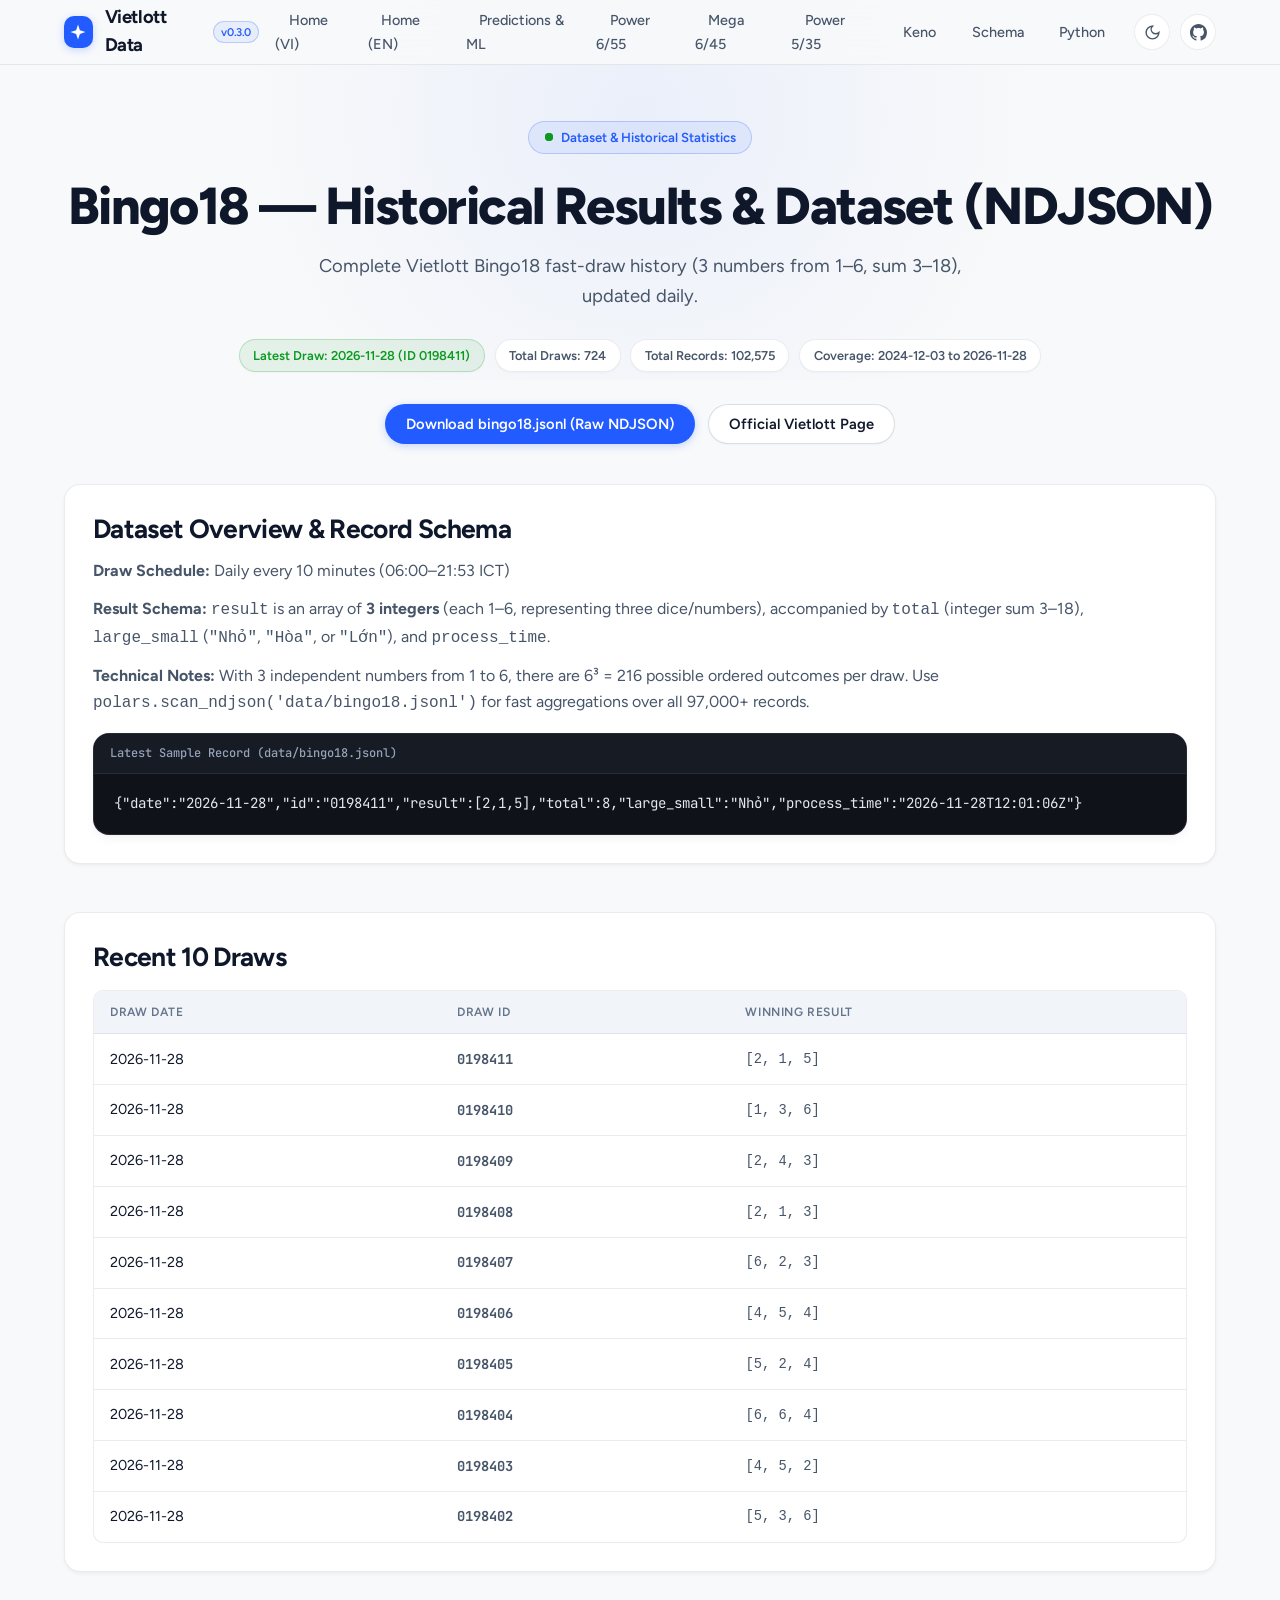
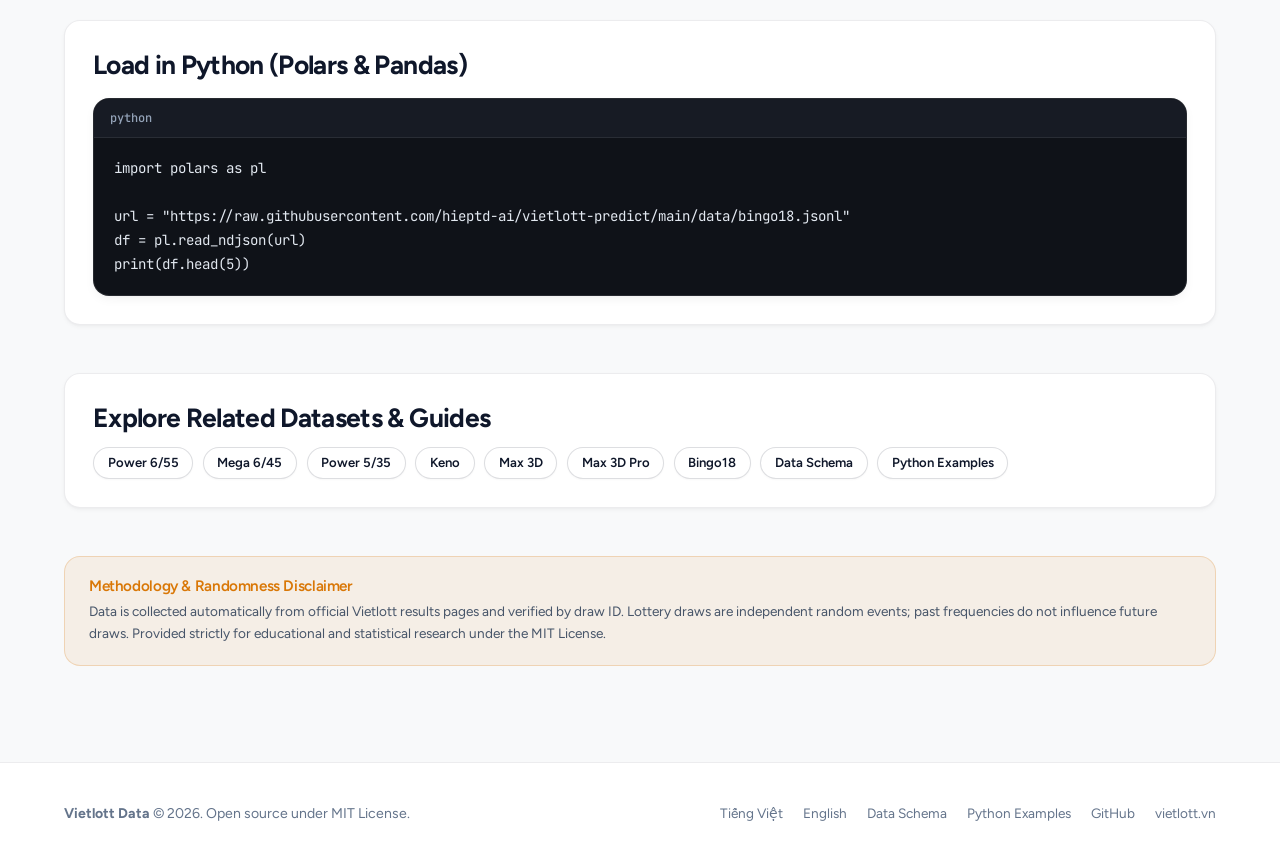
<file: docs/bingo18/index.html>
<!doctype html>
<html lang="en" data-theme="light">
    <head>
        <meta charset="UTF-8" />
        <meta name="viewport" content="width=device-width, initial-scale=1.0" />
        <title>Vietlott Bingo18 Historical Dataset &amp; Results (NDJSON) — Vietlott Data</title>
        <meta name="description" content="Download 97,000+ historical Vietlott Bingo18 draws in NDJSON format (bingo18.jsonl). Each record includes 3 dice numbers (1–6), total sum (3–18), and large/small classification." />
        <meta name="author" content="hieptd-ai" />
        <meta name="robots" content="index, follow, max-snippet:-1, max-image-preview:large" />
        <link rel="alternate" type="text/plain" href="https://hieptd-ai.github.io/vietlott-predict/llms.txt" title="LLM-readable summary" />
        <meta property="og:type" content="website" />
        <meta property="og:url" content="https://hieptd-ai.github.io/vietlott-predict/bingo18/" />
        <meta property="og:title" content="Vietlott Bingo18 Historical Dataset &amp; Results (NDJSON) — Vietlott Data" />
        <meta property="og:description" content="Download 97,000+ historical Vietlott Bingo18 draws in NDJSON format (bingo18.jsonl). Each record includes 3 dice numbers (1–6), total sum (3–18), and large/small classification." />
        <meta property="og:image" content="https://hieptd-ai.github.io/vietlott-predict/assets/screenshot.png" />
        <meta property="og:locale" content="en_US" />
        <meta name="twitter:card" content="summary_large_image" />
        <meta name="twitter:title" content="Vietlott Bingo18 Historical Dataset &amp; Results (NDJSON) — Vietlott Data" />
        <meta name="twitter:description" content="Download 97,000+ historical Vietlott Bingo18 draws in NDJSON format (bingo18.jsonl). Each record includes 3 dice numbers (1–6), total sum (3–18), and large/small classification." />
        <meta name="twitter:image" content="https://hieptd-ai.github.io/vietlott-predict/assets/screenshot.png" />
        <link rel="canonical" href="https://hieptd-ai.github.io/vietlott-predict/bingo18/" />
        <link rel="preconnect" href="https://fonts.googleapis.com" />
        <link rel="preconnect" href="https://fonts.gstatic.com" crossorigin />
        <link href="https://fonts.googleapis.com/css2?family=Figtree:wght@400;500;600;700;800&family=JetBrains+Mono:wght@400;500;600&display=swap" rel="stylesheet" />
        <link rel="stylesheet" href="../styles.css" />
        <link rel="icon" type="image/svg+xml" href="data:image/svg+xml,<svg xmlns=%22http://www.w3.org/2000/svg%22 viewBox=%220 0 100 100%22><text y=%22.9em%22 font-size=%2290%22>V</text></svg>" />
    </head>
    <body>
        <div class="ambient-glow" aria-hidden="true"></div>
        <header class="top-nav-wrapper">
            <div class="container">
                <nav class="top-nav" aria-label="Main Navigation">
                    <a href="../" class="brand-link">
                        <div class="brand-icon" aria-hidden="true">
                            <svg viewBox="0 0 24 24" fill="currentColor">
                                <path d="M12 2L14.5 9.5L22 12L14.5 14.5L12 22L9.5 14.5L2 12L9.5 9.5L12 2Z" />
                            </svg>
                        </div>
                        <span>Vietlott Data</span>
                        <span class="brand-version">v0.3.0</span>
                    </a>
                    <ul class="nav-menu">
                        <li><a href="../" class="nav-link">Home (VI)</a></li>
                        <li><a href="../en/" class="nav-link">Home (EN)</a></li>
                        <li><a href="../analysis/" class="nav-link">Predictions &amp; ML</a></li>
                        <li><a href="../power-6-55/" class="nav-link">Power 6/55</a></li>
                        <li><a href="../mega-6-45/" class="nav-link">Mega 6/45</a></li>
                        <li><a href="../power-5-35/" class="nav-link">Power 5/35</a></li>
                        <li><a href="../keno/" class="nav-link">Keno</a></li>
                        <li><a href="../data-schema/" class="nav-link">Schema</a></li>
                        <li><a href="../python-examples/" class="nav-link">Python</a></li>
                    </ul>
                    <div class="nav-actions">
                        <button class="icon-btn theme-toggle-btn" id="themeToggleBtn" aria-label="Toggle dark mode">
                            <svg class="theme-icon-moon" xmlns="http://www.w3.org/2000/svg" viewBox="0 0 24 24" fill="none" stroke="currentColor" stroke-width="2"><path d="M12 3a6 6 0 0 0 9 9 9 9 0 1 1-9-9Z"></path></svg>
                            <svg class="theme-icon-sun" xmlns="http://www.w3.org/2000/svg" viewBox="0 0 24 24" fill="none" stroke="currentColor" stroke-width="2"><circle cx="12" cy="12" r="4"></circle><path d="M12 2v2M12 20v2M4.93 4.93l1.41 1.41M17.66 17.66l1.41 1.41M2 12h2M20 12h2M6.34 17.66l-1.41 1.41M19.07 4.93l-1.41 1.41"></path></svg>
                        </button>
                        <a href="https://github.com/hieptd-ai/vietlott-predict" target="_blank" rel="noreferrer" class="icon-btn" aria-label="GitHub Repository">
                            <svg xmlns="http://www.w3.org/2000/svg" viewBox="0 0 24 24" fill="currentColor"><path d="M12 0C5.37 0 0 5.37 0 12c0 5.31 3.435 9.795 8.205 11.385.6.105.825-.255.825-.57 0-.285-.015-1.23-.015-2.235-3.015.555-3.795-.735-4.035-1.41-.135-.345-.72-1.41-1.23-1.695-.42-.225-1.02-.78-.015-.795.945-.015 1.62.87 1.845 1.23 1.08 1.815 2.805 1.305 3.495.99.105-.78.42-1.305.765-1.605-2.67-.3-5.46-1.335-5.46-5.925 0-1.305.465-2.385 1.23-3.225-.12-.3-.54-1.53.12-3.18 0 0 1.005-.315 3.3 1.23.96-.27 1.98-.405 3-.405s2.04.135 3 .405c2.295-1.56 3.3-1.23 3.3-1.23.66 1.65.24 2.88.12 3.18.765.84 1.23 1.905 1.23 3.225 0 4.605-2.805 5.625-5.475 5.925.435.375.81 1.095.81 2.22 0 1.605-.015 2.895-.015 3.3 0 .315.225.69.825.57A12.02 12.02 0 0 0 24 12c0-6.63-5.37-12-12-12Z" /></svg>
                        </a>
                    </div>
                </nav>
            </div>
        </header>
        <main class="container">
            <section class="hero-section">
                <div class="hero-pill">
                    <span class="status-dot"></span>
                    <span>Dataset &amp; Historical Statistics</span>
                </div>
                <h1 class="hero-title">Bingo18 — Historical Results &amp; Dataset (NDJSON)</h1>
                <p class="hero-subtitle">Complete Vietlott Bingo18 fast-draw history (3 numbers from 1–6, sum 3–18), updated daily.</p>
                <div class="badges">
                    <span class="badge badge-green"><span>Latest Draw: 2026-11-28 (ID 0198411)</span></span>
                    <span class="badge"><span>Total Draws: 724</span></span>
                    <span class="badge"><span>Total Records: 102,575</span></span>
                    <span class="badge"><span>Coverage: 2024-12-03 to 2026-11-28</span></span>
                </div>
                <div class="hero-actions">
                    <a href="https://raw.githubusercontent.com/hieptd-ai/vietlott-predict/main/data/bingo18.jsonl" class="btn btn-primary" target="_blank" rel="noreferrer">
                        <span>Download bingo18.jsonl (Raw NDJSON)</span>
                    </a>
                    <a href="https://vietlott.vn/vi/trung-thuong/ket-qua-trung-thuong/winning-number-bingo18" class="btn btn-secondary" target="_blank" rel="noreferrer">
                        <span>Official Vietlott Page</span>
                    </a>
                </div>
            </section>

            <section class="section">
                <div class="card">
                    <h2 class="section-title" style="margin-bottom: 0.75rem;">Dataset Overview &amp; Record Schema</h2>
                    <p style="margin-bottom: 0.75rem;"><strong>Draw Schedule:</strong> Daily every 10 minutes (06:00–21:53 ICT)</p>
                    <p style="margin-bottom: 0.75rem;"><strong>Result Schema:</strong> <code>result</code> is an array of <strong>3 integers</strong> (each 1–6, representing three dice/numbers), accompanied by <code>total</code> (integer sum 3–18), <code>large_small</code> (<code>"Nhỏ"</code>, <code>"Hòa"</code>, or <code>"Lớn"</code>), and <code>process_time</code>.</p>
                    <p style="margin-bottom: 1rem;"><strong>Technical Notes:</strong> With 3 independent numbers from 1 to 6, there are 6³ = 216 possible ordered outcomes per draw. Use <code>polars.scan_ndjson('data/bingo18.jsonl')</code> for fast aggregations over all 97,000+ records.</p>
                    <div class="code-card" style="margin-bottom: 0;">
                        <div class="code-card-header">
                            <span class="code-card-title">Latest Sample Record (data/bingo18.jsonl)</span>
                        </div>
                        <pre class="code-block"><code>{&#34;date&#34;:&#34;2026-11-28&#34;,&#34;id&#34;:&#34;0198411&#34;,&#34;result&#34;:[2,1,5],&#34;total&#34;:8,&#34;large_small&#34;:&#34;Nhỏ&#34;,&#34;process_time&#34;:&#34;2026-11-28T12:01:06Z&#34;}</code></pre>
                    </div>
                </div>
            </section>

            <section class="section">
                <div class="card">
                    <h2 class="section-title" style="margin-bottom: 1rem;">Recent 10 Draws</h2>
                    <div class="stats-table">
                        <table>
                            <thead>
                                <tr>
                                    <th>Draw Date</th>
                                    <th>Draw ID</th>
                                    <th>Winning Result</th>
                                </tr>
                            </thead>
                            <tbody>
                                <tr>
                                    <td>2026-11-28</td>
                                    <td><strong>0198411</strong></td>
                                    <td><code>[2, 1, 5]</code></td>
                                </tr>
                                <tr>
                                    <td>2026-11-28</td>
                                    <td><strong>0198410</strong></td>
                                    <td><code>[1, 3, 6]</code></td>
                                </tr>
                                <tr>
                                    <td>2026-11-28</td>
                                    <td><strong>0198409</strong></td>
                                    <td><code>[2, 4, 3]</code></td>
                                </tr>
                                <tr>
                                    <td>2026-11-28</td>
                                    <td><strong>0198408</strong></td>
                                    <td><code>[2, 1, 3]</code></td>
                                </tr>
                                <tr>
                                    <td>2026-11-28</td>
                                    <td><strong>0198407</strong></td>
                                    <td><code>[6, 2, 3]</code></td>
                                </tr>
                                <tr>
                                    <td>2026-11-28</td>
                                    <td><strong>0198406</strong></td>
                                    <td><code>[4, 5, 4]</code></td>
                                </tr>
                                <tr>
                                    <td>2026-11-28</td>
                                    <td><strong>0198405</strong></td>
                                    <td><code>[5, 2, 4]</code></td>
                                </tr>
                                <tr>
                                    <td>2026-11-28</td>
                                    <td><strong>0198404</strong></td>
                                    <td><code>[6, 6, 4]</code></td>
                                </tr>
                                <tr>
                                    <td>2026-11-28</td>
                                    <td><strong>0198403</strong></td>
                                    <td><code>[4, 5, 2]</code></td>
                                </tr>
                                <tr>
                                    <td>2026-11-28</td>
                                    <td><strong>0198402</strong></td>
                                    <td><code>[5, 3, 6]</code></td>
                                </tr>
                            </tbody>
                        </table>
                    </div>
                </div>
            </section>

            <section class="section">
                <div class="card">
                    <h2 class="section-title" style="margin-bottom: 0.75rem;">Load in Python (Polars &amp; Pandas)</h2>
                    <div class="code-card" style="margin-bottom: 0;">
                        <div class="code-card-header">
                            <span class="code-card-title">python</span>
                        </div>
                        <pre class="code-block"><code>import polars as pl

url = "https://raw.githubusercontent.com/hieptd-ai/vietlott-predict/main/data/bingo18.jsonl"
df = pl.read_ndjson(url)
print(df.head(5))</code></pre>
                    </div>
                </div>
            </section>

            <section class="section">
                <div class="card">
                    <h2 class="section-title" style="margin-bottom: 0.75rem;">Explore Related Datasets &amp; Guides</h2>
                    <div style="display: flex; flex-wrap: wrap; gap: 0.6rem;">
                        <a href="../power-6-55/" class="btn btn-secondary btn-sm">Power 6/55</a>
                        <a href="../mega-6-45/" class="btn btn-secondary btn-sm">Mega 6/45</a>
                        <a href="../power-5-35/" class="btn btn-secondary btn-sm">Power 5/35</a>
                        <a href="../keno/" class="btn btn-secondary btn-sm">Keno</a>
                        <a href="../max-3d/" class="btn btn-secondary btn-sm">Max 3D</a>
                        <a href="../max-3d-pro/" class="btn btn-secondary btn-sm">Max 3D Pro</a>
                        <a href="../bingo18/" class="btn btn-secondary btn-sm">Bingo18</a>
                        <a href="../data-schema/" class="btn btn-secondary btn-sm">Data Schema</a>
                        <a href="../python-examples/" class="btn btn-secondary btn-sm">Python Examples</a>
                    </div>
                </div>
            </section>

            <section class="section">
                <div class="disclaimer">
                    <div>
                        <h4>Methodology &amp; Randomness Disclaimer</h4>
                        <p>Data is collected automatically from official Vietlott results pages and verified by draw ID. Lottery draws are independent random events; past frequencies do not influence future draws. Provided strictly for educational and statistical research under the MIT License.</p>
                    </div>
                </div>
            </section>
        </main>
        <footer class="footer">
            <div class="container footer-content">
                <div>
                    <strong>Vietlott Data</strong> &copy; 2026. Open source under MIT License.
                </div>
                <div class="footer-links">
                    <a href="../">Tiếng Việt</a>
                    <a href="../en/">English</a>
                    <a href="../data-schema/">Data Schema</a>
                    <a href="../python-examples/">Python Examples</a>
                    <a href="https://github.com/hieptd-ai/vietlott-predict" target="_blank" rel="noreferrer">GitHub</a>
                    <a href="https://vietlott.vn" target="_blank" rel="noreferrer">vietlott.vn</a>
                </div>
            </div>
        </footer>
        <script>
            function getPreferredTheme() {
                const stored = localStorage.getItem("vietlott-theme");
                if (stored) return stored;
                return window.matchMedia && window.matchMedia("(prefers-color-scheme: dark)").matches ? "dark" : "light";
            }
            function setTheme(theme) {
                document.documentElement.setAttribute("data-theme", theme);
                localStorage.setItem("vietlott-theme", theme);
            }
            setTheme(getPreferredTheme());
            const btn = document.getElementById("themeToggleBtn");
            if (btn) {
                btn.addEventListener("click", function () {
                    const current = document.documentElement.getAttribute("data-theme") || "light";
                    setTheme(current === "dark" ? "light" : "dark");
                });
            }
        </script>
    </body>
</html>
</file>
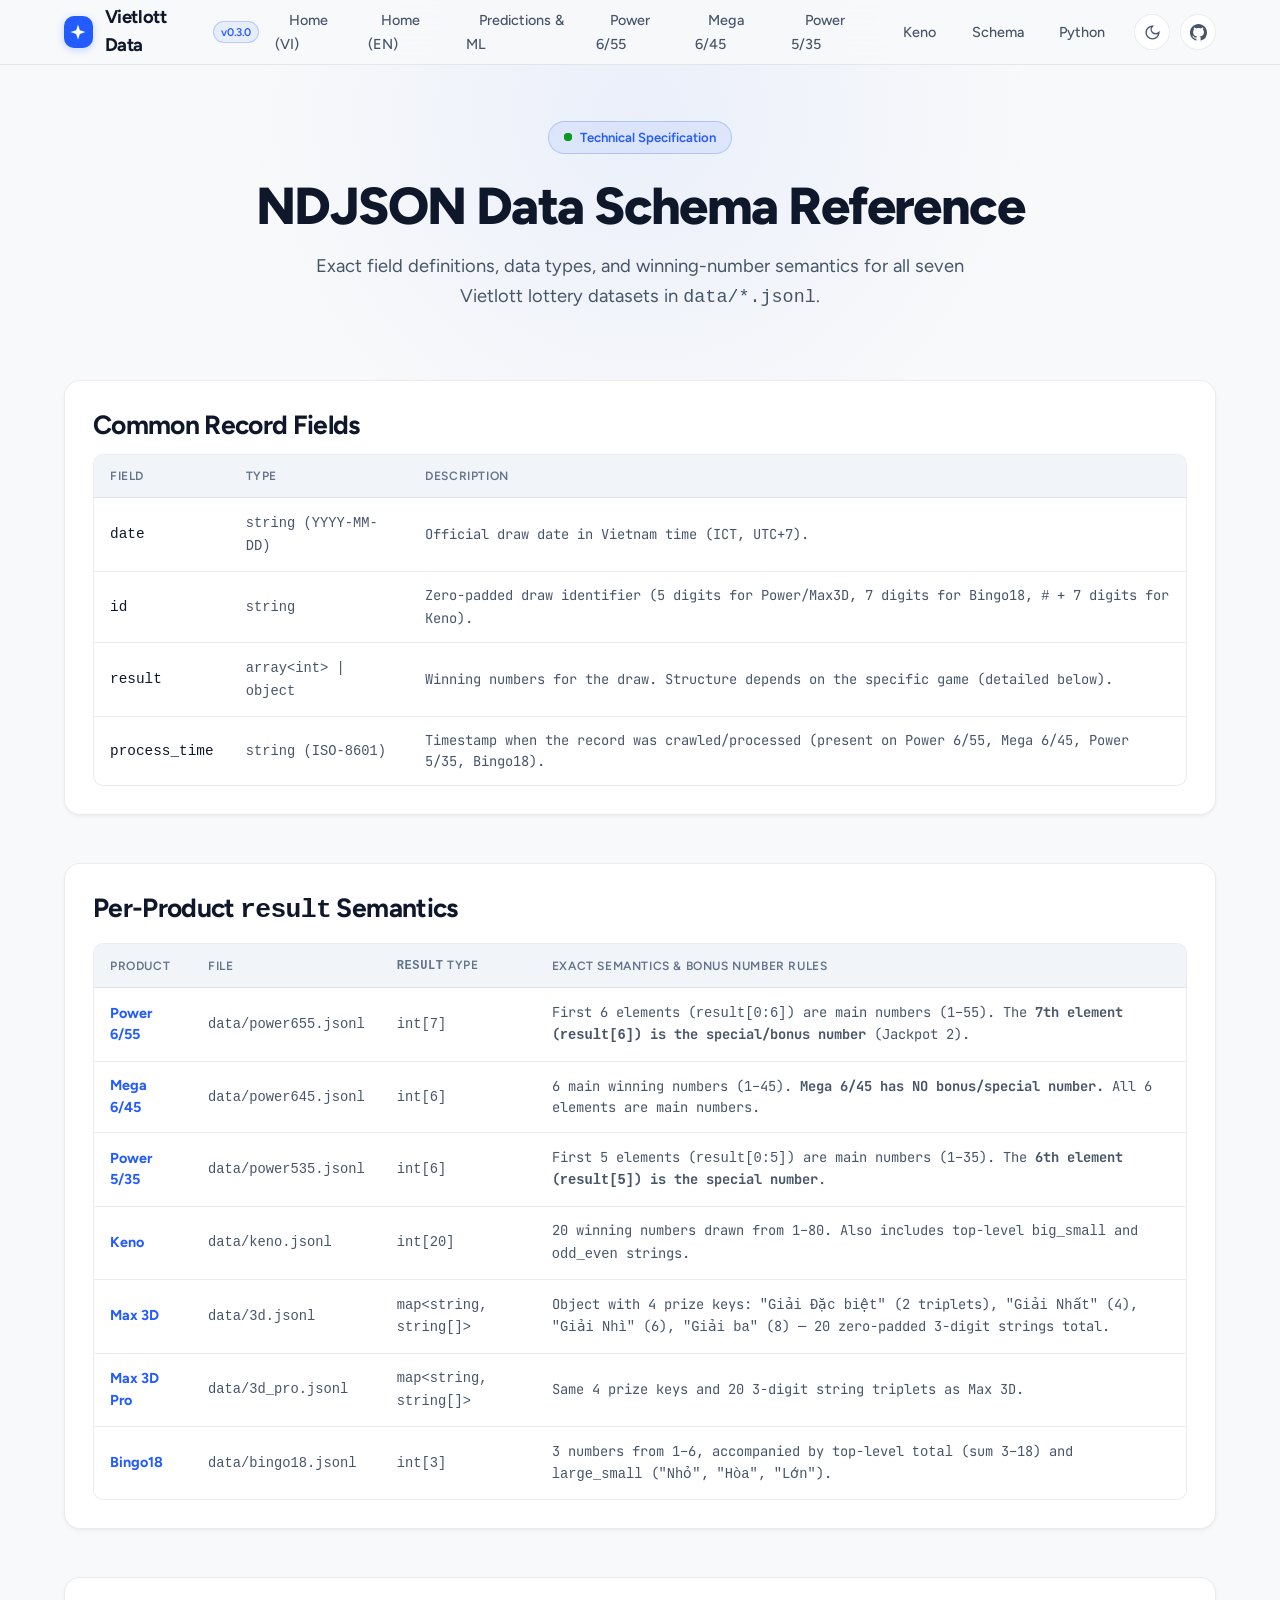
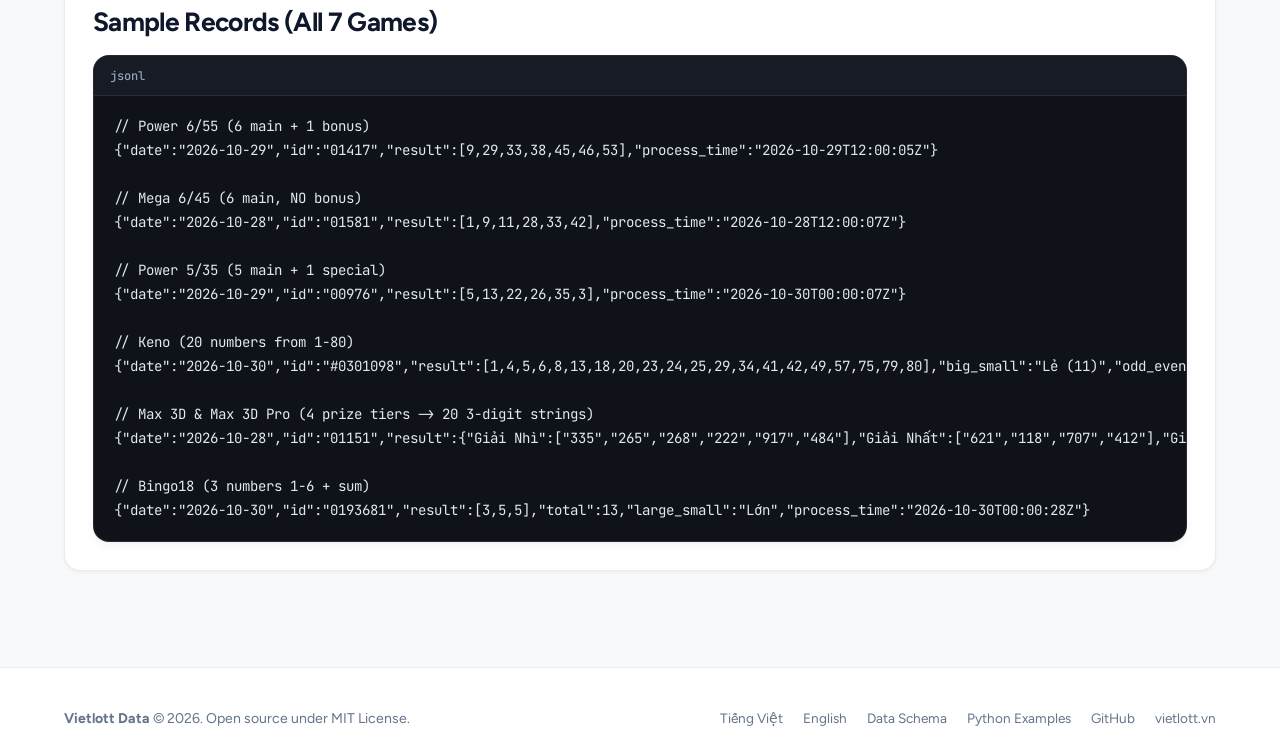
<file: docs/data-schema/index.html>
<!doctype html>
<html lang="en" data-theme="light">
    <head>
        <meta charset="UTF-8" />
        <meta name="viewport" content="width=device-width, initial-scale=1.0" />
        <title>Vietlott Data Schema Reference — NDJSON Field Definitions &amp; Examples</title>
        <meta name="description" content="Complete schema specification for all 7 Vietlott NDJSON datasets: Power 6/55, Mega 6/45, Power 5/35, Keno, Max 3D, Max 3D Pro, and Bingo18." />
        <meta name="author" content="hieptd-ai" />
        <meta name="robots" content="index, follow, max-snippet:-1, max-image-preview:large" />
        <link rel="alternate" type="text/plain" href="https://hieptd-ai.github.io/vietlott-predict/llms.txt" title="LLM-readable summary" />
        <meta property="og:type" content="website" />
        <meta property="og:url" content="https://hieptd-ai.github.io/vietlott-predict/data-schema/" />
        <meta property="og:title" content="Vietlott Data Schema Reference — NDJSON Field Definitions &amp; Examples" />
        <meta property="og:description" content="Complete schema specification for all 7 Vietlott NDJSON datasets: Power 6/55, Mega 6/45, Power 5/35, Keno, Max 3D, Max 3D Pro, and Bingo18." />
        <meta property="og:image" content="https://hieptd-ai.github.io/vietlott-predict/assets/screenshot.png" />
        <meta property="og:locale" content="en_US" />
        <meta name="twitter:card" content="summary_large_image" />
        <meta name="twitter:title" content="Vietlott Data Schema Reference — NDJSON Field Definitions &amp; Examples" />
        <meta name="twitter:description" content="Complete schema specification for all 7 Vietlott NDJSON datasets: Power 6/55, Mega 6/45, Power 5/35, Keno, Max 3D, Max 3D Pro, and Bingo18." />
        <meta name="twitter:image" content="https://hieptd-ai.github.io/vietlott-predict/assets/screenshot.png" />
        <link rel="canonical" href="https://hieptd-ai.github.io/vietlott-predict/data-schema/" />
        <link rel="preconnect" href="https://fonts.googleapis.com" />
        <link rel="preconnect" href="https://fonts.gstatic.com" crossorigin />
        <link href="https://fonts.googleapis.com/css2?family=Figtree:wght@400;500;600;700;800&family=JetBrains+Mono:wght@400;500;600&display=swap" rel="stylesheet" />
        <link rel="stylesheet" href="../styles.css" />
        <link rel="icon" type="image/svg+xml" href="data:image/svg+xml,<svg xmlns=%22http://www.w3.org/2000/svg%22 viewBox=%220 0 100 100%22><text y=%22.9em%22 font-size=%2290%22>V</text></svg>" />
    </head>
    <body>
        <div class="ambient-glow" aria-hidden="true"></div>
        <header class="top-nav-wrapper">
            <div class="container">
                <nav class="top-nav" aria-label="Main Navigation">
                    <a href="../" class="brand-link">
                        <div class="brand-icon" aria-hidden="true">
                            <svg viewBox="0 0 24 24" fill="currentColor">
                                <path d="M12 2L14.5 9.5L22 12L14.5 14.5L12 22L9.5 14.5L2 12L9.5 9.5L12 2Z" />
                            </svg>
                        </div>
                        <span>Vietlott Data</span>
                        <span class="brand-version">v0.3.0</span>
                    </a>
                    <ul class="nav-menu">
                        <li><a href="../" class="nav-link">Home (VI)</a></li>
                        <li><a href="../en/" class="nav-link">Home (EN)</a></li>
                        <li><a href="../analysis/" class="nav-link">Predictions &amp; ML</a></li>
                        <li><a href="../power-6-55/" class="nav-link">Power 6/55</a></li>
                        <li><a href="../mega-6-45/" class="nav-link">Mega 6/45</a></li>
                        <li><a href="../power-5-35/" class="nav-link">Power 5/35</a></li>
                        <li><a href="../keno/" class="nav-link">Keno</a></li>
                        <li><a href="../data-schema/" class="nav-link">Schema</a></li>
                        <li><a href="../python-examples/" class="nav-link">Python</a></li>
                    </ul>
                    <div class="nav-actions">
                        <button class="icon-btn theme-toggle-btn" id="themeToggleBtn" aria-label="Toggle dark mode">
                            <svg class="theme-icon-moon" xmlns="http://www.w3.org/2000/svg" viewBox="0 0 24 24" fill="none" stroke="currentColor" stroke-width="2"><path d="M12 3a6 6 0 0 0 9 9 9 9 0 1 1-9-9Z"></path></svg>
                            <svg class="theme-icon-sun" xmlns="http://www.w3.org/2000/svg" viewBox="0 0 24 24" fill="none" stroke="currentColor" stroke-width="2"><circle cx="12" cy="12" r="4"></circle><path d="M12 2v2M12 20v2M4.93 4.93l1.41 1.41M17.66 17.66l1.41 1.41M2 12h2M20 12h2M6.34 17.66l-1.41 1.41M19.07 4.93l-1.41 1.41"></path></svg>
                        </button>
                        <a href="https://github.com/hieptd-ai/vietlott-predict" target="_blank" rel="noreferrer" class="icon-btn" aria-label="GitHub Repository">
                            <svg xmlns="http://www.w3.org/2000/svg" viewBox="0 0 24 24" fill="currentColor"><path d="M12 0C5.37 0 0 5.37 0 12c0 5.31 3.435 9.795 8.205 11.385.6.105.825-.255.825-.57 0-.285-.015-1.23-.015-2.235-3.015.555-3.795-.735-4.035-1.41-.135-.345-.72-1.41-1.23-1.695-.42-.225-1.02-.78-.015-.795.945-.015 1.62.87 1.845 1.23 1.08 1.815 2.805 1.305 3.495.99.105-.78.42-1.305.765-1.605-2.67-.3-5.46-1.335-5.46-5.925 0-1.305.465-2.385 1.23-3.225-.12-.3-.54-1.53.12-3.18 0 0 1.005-.315 3.3 1.23.96-.27 1.98-.405 3-.405s2.04.135 3 .405c2.295-1.56 3.3-1.23 3.3-1.23.66 1.65.24 2.88.12 3.18.765.84 1.23 1.905 1.23 3.225 0 4.605-2.805 5.625-5.475 5.925.435.375.81 1.095.81 2.22 0 1.605-.015 2.895-.015 3.3 0 .315.225.69.825.57A12.02 12.02 0 0 0 24 12c0-6.63-5.37-12-12-12Z" /></svg>
                        </a>
                    </div>
                </nav>
            </div>
        </header>
        <main class="container">
            <section class="hero-section">
                <div class="hero-pill">
                    <span class="status-dot"></span>
                    <span>Technical Specification</span>
                </div>
                <h1 class="hero-title">NDJSON Data Schema Reference</h1>
                <p class="hero-subtitle">Exact field definitions, data types, and winning-number semantics for all seven Vietlott lottery datasets in <code>data/*.jsonl</code>.</p>
            </section>

            <section class="section">
                <div class="card">
                    <h2 class="section-title" style="margin-bottom: 0.75rem;">Common Record Fields</h2>
                    <div class="stats-table">
                        <table>
                            <thead>
                                <tr>
                                    <th>Field</th>
                                    <th>Type</th>
                                    <th>Description</th>
                                </tr>
                            </thead>
                            <tbody>
                                <tr><td><code>date</code></td><td><code>string (YYYY-MM-DD)</code></td><td>Official draw date in Vietnam time (ICT, UTC+7).</td></tr>
                                <tr><td><code>id</code></td><td><code>string</code></td><td>Zero-padded draw identifier (5 digits for Power/Max3D, 7 digits for Bingo18, <code>#</code> + 7 digits for Keno).</td></tr>
                                <tr><td><code>result</code></td><td><code>array&lt;int&gt; | object</code></td><td>Winning numbers for the draw. Structure depends on the specific game (detailed below).</td></tr>
                                <tr><td><code>process_time</code></td><td><code>string (ISO-8601)</code></td><td>Timestamp when the record was crawled/processed (present on Power 6/55, Mega 6/45, Power 5/35, Bingo18).</td></tr>
                            </tbody>
                        </table>
                    </div>
                </div>
            </section>

            <section class="section">
                <div class="card">
                    <h2 class="section-title" style="margin-bottom: 1rem;">Per-Product <code>result</code> Semantics</h2>
                    <div class="stats-table">
                        <table>
                            <thead>
                                <tr>
                                    <th>Product</th>
                                    <th>File</th>
                                    <th><code>result</code> Type</th>
                                    <th>Exact Semantics &amp; Bonus Number Rules</th>
                                </tr>
                            </thead>
                            <tbody>
                                <tr>
                                    <td><strong><a href="../power-6-55/">Power 6/55</a></strong></td>
                                    <td><code>data/power655.jsonl</code></td>
                                    <td><code>int[7]</code></td>
                                    <td>First 6 elements (<code>result[0:6]</code>) are main numbers (1–55). The <strong>7th element (<code>result[6]</code>) is the special/bonus number</strong> (Jackpot 2).</td>
                                </tr>
                                <tr>
                                    <td><strong><a href="../mega-6-45/">Mega 6/45</a></strong></td>
                                    <td><code>data/power645.jsonl</code></td>
                                    <td><code>int[6]</code></td>
                                    <td>6 main winning numbers (1–45). <strong>Mega 6/45 has NO bonus/special number.</strong> All 6 elements are main numbers.</td>
                                </tr>
                                <tr>
                                    <td><strong><a href="../power-5-35/">Power 5/35</a></strong></td>
                                    <td><code>data/power535.jsonl</code></td>
                                    <td><code>int[6]</code></td>
                                    <td>First 5 elements (<code>result[0:5]</code>) are main numbers (1–35). The <strong>6th element (<code>result[5]</code>) is the special number</strong>.</td>
                                </tr>
                                <tr>
                                    <td><strong><a href="../keno/">Keno</a></strong></td>
                                    <td><code>data/keno.jsonl</code></td>
                                    <td><code>int[20]</code></td>
                                    <td>20 winning numbers drawn from 1–80. Also includes top-level <code>big_small</code> and <code>odd_even</code> strings.</td>
                                </tr>
                                <tr>
                                    <td><strong><a href="../max-3d/">Max 3D</a></strong></td>
                                    <td><code>data/3d.jsonl</code></td>
                                    <td><code>map&lt;string, string[]&gt;</code></td>
                                    <td>Object with 4 prize keys: <code>"Giải Đặc biệt"</code> (2 triplets), <code>"Giải Nhất"</code> (4), <code>"Giải Nhì"</code> (6), <code>"Giải ba"</code> (8) — 20 zero-padded 3-digit strings total.</td>
                                </tr>
                                <tr>
                                    <td><strong><a href="../max-3d-pro/">Max 3D Pro</a></strong></td>
                                    <td><code>data/3d_pro.jsonl</code></td>
                                    <td><code>map&lt;string, string[]&gt;</code></td>
                                    <td>Same 4 prize keys and 20 3-digit string triplets as Max 3D.</td>
                                </tr>
                                <tr>
                                    <td><strong><a href="../bingo18/">Bingo18</a></strong></td>
                                    <td><code>data/bingo18.jsonl</code></td>
                                    <td><code>int[3]</code></td>
                                    <td>3 numbers from 1–6, accompanied by top-level <code>total</code> (sum 3–18) and <code>large_small</code> (<code>"Nhỏ"</code>, <code>"Hòa"</code>, <code>"Lớn"</code>).</td>
                                </tr>
                            </tbody>
                        </table>
                    </div>
                </div>
            </section>

            <section class="section">
                <div class="card">
                    <h2 class="section-title" style="margin-bottom: 0.75rem;">Sample Records (All 7 Games)</h2>
                    <div class="code-card" style="margin-bottom: 0;">
                        <div class="code-card-header"><span class="code-card-title">jsonl</span></div>
                        <pre class="code-block"><code>// Power 6/55 (6 main + 1 bonus)
{"date":"2026-10-29","id":"01417","result":[9,29,33,38,45,46,53],"process_time":"2026-10-29T12:00:05Z"}

// Mega 6/45 (6 main, NO bonus)
{"date":"2026-10-28","id":"01581","result":[1,9,11,28,33,42],"process_time":"2026-10-28T12:00:07Z"}

// Power 5/35 (5 main + 1 special)
{"date":"2026-10-29","id":"00976","result":[5,13,22,26,35,3],"process_time":"2026-10-30T00:00:07Z"}

// Keno (20 numbers from 1-80)
{"date":"2026-10-30","id":"#0301098","result":[1,4,5,6,8,13,18,20,23,24,25,29,34,41,42,49,57,75,79,80],"big_small":"Lẻ (11)","odd_even":"Nhỏ (13)"}

// Max 3D &amp; Max 3D Pro (4 prize tiers -> 20 3-digit strings)
{"date":"2026-10-28","id":"01151","result":{"Giải Nhì":["335","265","268","222","917","484"],"Giải Nhất":["621","118","707","412"],"Giải ba":["099","875","590","161","801","076","841","957"],"Giải Đặc biệt":["692","005"]}}

// Bingo18 (3 numbers 1-6 + sum)
{"date":"2026-10-30","id":"0193681","result":[3,5,5],"total":13,"large_small":"Lớn","process_time":"2026-10-30T00:00:28Z"}</code></pre>
                    </div>
                </div>
            </section>
        </main>
        <footer class="footer">
            <div class="container footer-content">
                <div>
                    <strong>Vietlott Data</strong> &copy; 2026. Open source under MIT License.
                </div>
                <div class="footer-links">
                    <a href="../">Tiếng Việt</a>
                    <a href="../en/">English</a>
                    <a href="../data-schema/">Data Schema</a>
                    <a href="../python-examples/">Python Examples</a>
                    <a href="https://github.com/hieptd-ai/vietlott-predict" target="_blank" rel="noreferrer">GitHub</a>
                    <a href="https://vietlott.vn" target="_blank" rel="noreferrer">vietlott.vn</a>
                </div>
            </div>
        </footer>
        <script>
            function getPreferredTheme() {
                const stored = localStorage.getItem("vietlott-theme");
                if (stored) return stored;
                return window.matchMedia && window.matchMedia("(prefers-color-scheme: dark)").matches ? "dark" : "light";
            }
            function setTheme(theme) {
                document.documentElement.setAttribute("data-theme", theme);
                localStorage.setItem("vietlott-theme", theme);
            }
            setTheme(getPreferredTheme());
            const btn = document.getElementById("themeToggleBtn");
            if (btn) {
                btn.addEventListener("click", function () {
                    const current = document.documentElement.getAttribute("data-theme") || "light";
                    setTheme(current === "dark" ? "light" : "dark");
                });
            }
        </script>
    </body>
</html>
</file>
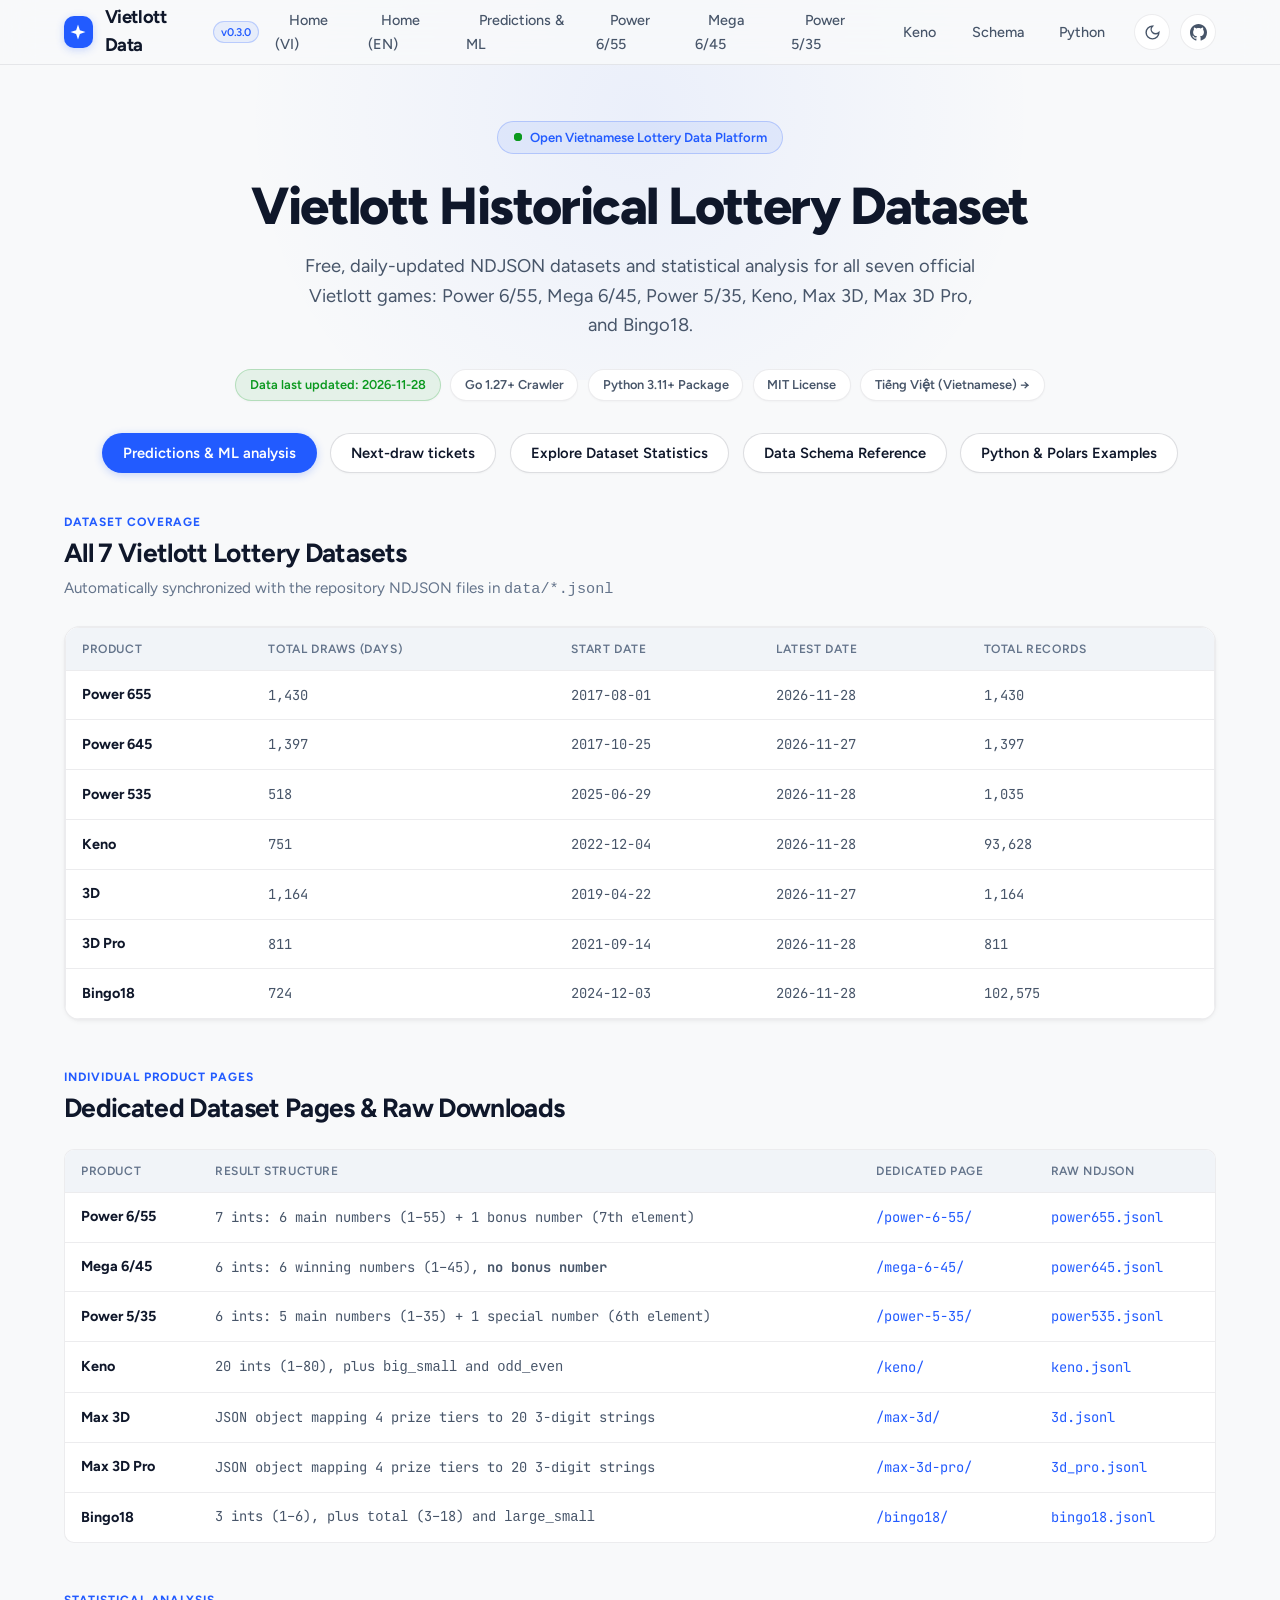
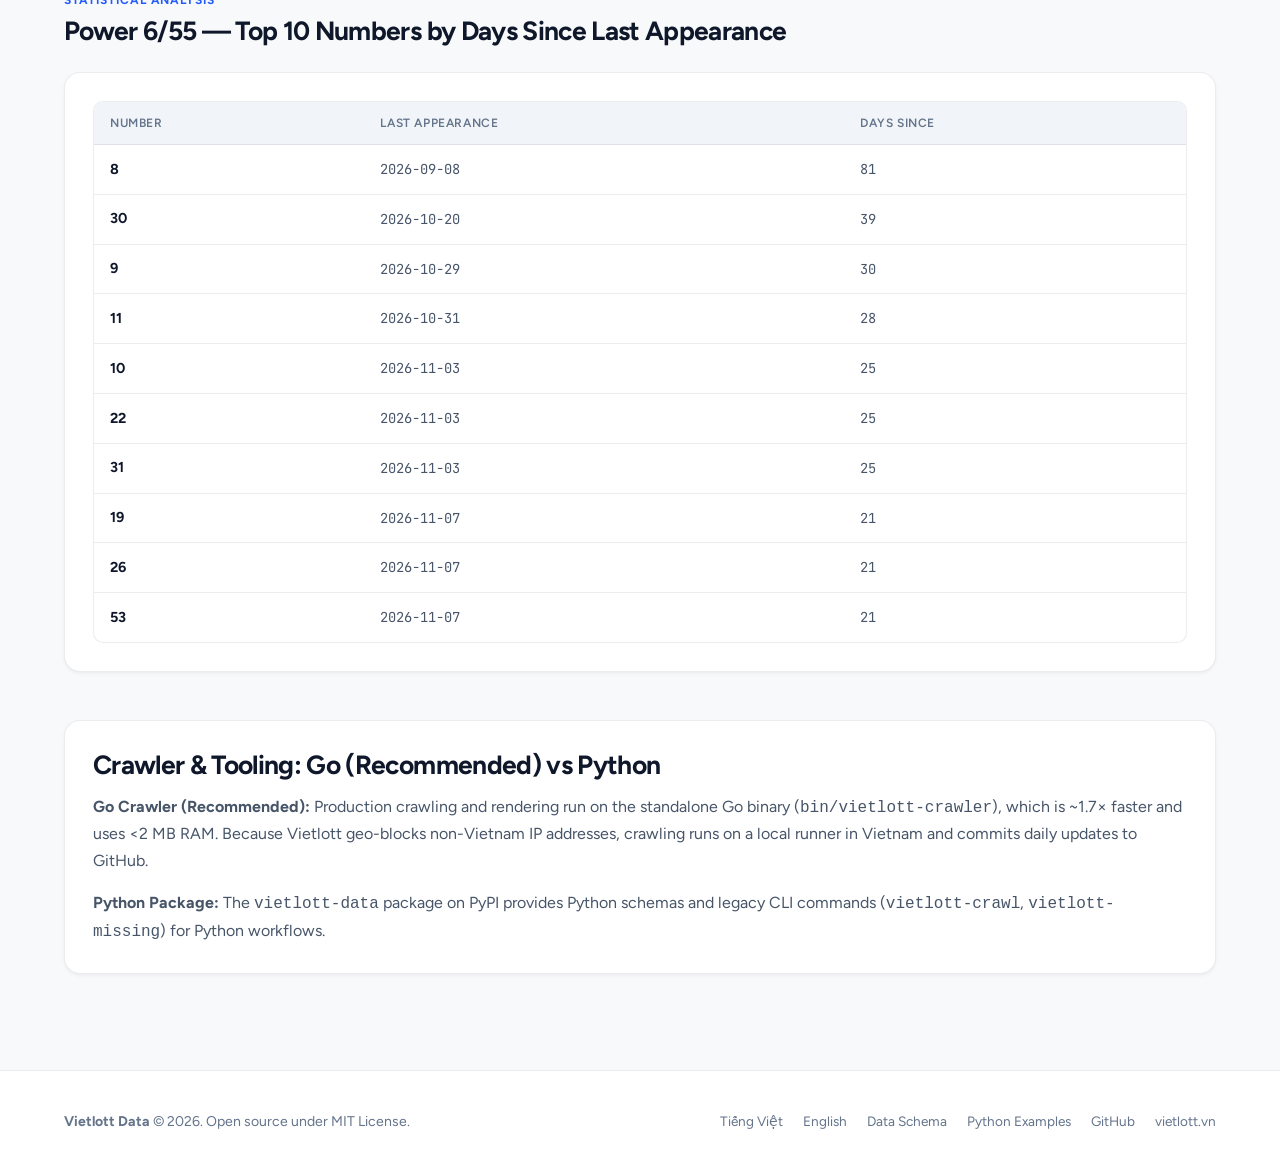
<file: docs/en/index.html>
<!doctype html>
<html lang="en" data-theme="light">
    <head>
        <meta charset="UTF-8" />
        <meta name="viewport" content="width=device-width, initial-scale=1.0" />
        <title>Vietlott Historical Lottery Dataset — Free NDJSON Downloads &amp; Statistics</title>
        <meta name="description" content="Download historical Vietlott lottery results for Power 6/55, Mega 6/45, Power 5/35, Keno, Max 3D, Max 3D Pro and Bingo18. Free NDJSON data, daily updates, statistics and Python/Go tools." />
        <meta name="author" content="hieptd-ai" />
        <meta name="robots" content="index, follow, max-snippet:-1, max-image-preview:large" />
        <link rel="alternate" type="text/plain" href="https://hieptd-ai.github.io/vietlott-predict/llms.txt" title="LLM-readable summary" />
        <meta property="og:type" content="website" />
        <meta property="og:url" content="https://hieptd-ai.github.io/vietlott-predict/en/" />
        <meta property="og:title" content="Vietlott Historical Lottery Dataset — Free NDJSON Downloads &amp; Statistics" />
        <meta property="og:description" content="Download historical Vietlott lottery results for Power 6/55, Mega 6/45, Power 5/35, Keno, Max 3D, Max 3D Pro and Bingo18. Free NDJSON data, daily updates, statistics and Python/Go tools." />
        <meta property="og:image" content="https://hieptd-ai.github.io/vietlott-predict/assets/screenshot.png" />
        <meta property="og:locale" content="en_US" />
        <meta name="twitter:card" content="summary_large_image" />
        <meta name="twitter:title" content="Vietlott Historical Lottery Dataset — Free NDJSON Downloads &amp; Statistics" />
        <meta name="twitter:description" content="Download historical Vietlott lottery results for Power 6/55, Mega 6/45, Power 5/35, Keno, Max 3D, Max 3D Pro and Bingo18. Free NDJSON data, daily updates, statistics and Python/Go tools." />
        <meta name="twitter:image" content="https://hieptd-ai.github.io/vietlott-predict/assets/screenshot.png" />
        <link rel="canonical" href="https://hieptd-ai.github.io/vietlott-predict/en/" />
        <link rel="alternate" hreflang="vi" href="https://hieptd-ai.github.io/vietlott-predict/" />
        <link rel="alternate" hreflang="en" href="https://hieptd-ai.github.io/vietlott-predict/en/" />
        <link rel="alternate" hreflang="x-default" href="https://hieptd-ai.github.io/vietlott-predict/" />
        <link rel="preconnect" href="https://fonts.googleapis.com" />
        <link rel="preconnect" href="https://fonts.gstatic.com" crossorigin />
        <link href="https://fonts.googleapis.com/css2?family=Figtree:wght@400;500;600;700;800&family=JetBrains+Mono:wght@400;500;600&display=swap" rel="stylesheet" />
        <link rel="stylesheet" href="../styles.css" />
        <link rel="icon" type="image/svg+xml" href="data:image/svg+xml,<svg xmlns=%22http://www.w3.org/2000/svg%22 viewBox=%220 0 100 100%22><text y=%22.9em%22 font-size=%2290%22>V</text></svg>" />
    </head>
    <body>
        <div class="ambient-glow" aria-hidden="true"></div>
        <header class="top-nav-wrapper">
            <div class="container">
                <nav class="top-nav" aria-label="Main Navigation">
                    <a href="../" class="brand-link">
                        <div class="brand-icon" aria-hidden="true">
                            <svg viewBox="0 0 24 24" fill="currentColor">
                                <path d="M12 2L14.5 9.5L22 12L14.5 14.5L12 22L9.5 14.5L2 12L9.5 9.5L12 2Z" />
                            </svg>
                        </div>
                        <span>Vietlott Data</span>
                        <span class="brand-version">v0.3.0</span>
                    </a>
                    <ul class="nav-menu">
                        <li><a href="../" class="nav-link">Home (VI)</a></li>
                        <li><a href="../en/" class="nav-link">Home (EN)</a></li>
                        <li><a href="../analysis/" class="nav-link">Predictions &amp; ML</a></li>
                        <li><a href="../power-6-55/" class="nav-link">Power 6/55</a></li>
                        <li><a href="../mega-6-45/" class="nav-link">Mega 6/45</a></li>
                        <li><a href="../power-5-35/" class="nav-link">Power 5/35</a></li>
                        <li><a href="../keno/" class="nav-link">Keno</a></li>
                        <li><a href="../data-schema/" class="nav-link">Schema</a></li>
                        <li><a href="../python-examples/" class="nav-link">Python</a></li>
                    </ul>
                    <div class="nav-actions">
                        <button class="icon-btn theme-toggle-btn" id="themeToggleBtn" aria-label="Toggle dark mode">
                            <svg class="theme-icon-moon" xmlns="http://www.w3.org/2000/svg" viewBox="0 0 24 24" fill="none" stroke="currentColor" stroke-width="2"><path d="M12 3a6 6 0 0 0 9 9 9 9 0 1 1-9-9Z"></path></svg>
                            <svg class="theme-icon-sun" xmlns="http://www.w3.org/2000/svg" viewBox="0 0 24 24" fill="none" stroke="currentColor" stroke-width="2"><circle cx="12" cy="12" r="4"></circle><path d="M12 2v2M12 20v2M4.93 4.93l1.41 1.41M17.66 17.66l1.41 1.41M2 12h2M20 12h2M6.34 17.66l-1.41 1.41M19.07 4.93l-1.41 1.41"></path></svg>
                        </button>
                        <a href="https://github.com/hieptd-ai/vietlott-predict" target="_blank" rel="noreferrer" class="icon-btn" aria-label="GitHub Repository">
                            <svg xmlns="http://www.w3.org/2000/svg" viewBox="0 0 24 24" fill="currentColor"><path d="M12 0C5.37 0 0 5.37 0 12c0 5.31 3.435 9.795 8.205 11.385.6.105.825-.255.825-.57 0-.285-.015-1.23-.015-2.235-3.015.555-3.795-.735-4.035-1.41-.135-.345-.72-1.41-1.23-1.695-.42-.225-1.02-.78-.015-.795.945-.015 1.62.87 1.845 1.23 1.08 1.815 2.805 1.305 3.495.99.105-.78.42-1.305.765-1.605-2.67-.3-5.46-1.335-5.46-5.925 0-1.305.465-2.385 1.23-3.225-.12-.3-.54-1.53.12-3.18 0 0 1.005-.315 3.3 1.23.96-.27 1.98-.405 3-.405s2.04.135 3 .405c2.295-1.56 3.3-1.23 3.3-1.23.66 1.65.24 2.88.12 3.18.765.84 1.23 1.905 1.23 3.225 0 4.605-2.805 5.625-5.475 5.925.435.375.81 1.095.81 2.22 0 1.605-.015 2.895-.015 3.3 0 .315.225.69.825.57A12.02 12.02 0 0 0 24 12c0-6.63-5.37-12-12-12Z" /></svg>
                        </a>
                    </div>
                </nav>
            </div>
        </header>
        <main class="container">
            <section class="hero-section">
                <div class="hero-pill">
                    <span class="status-dot"></span>
                    <span>Open Vietnamese Lottery Data Platform</span>
                </div>
                <h1 class="hero-title">Vietlott Historical Lottery Dataset</h1>
                <p class="hero-subtitle">Free, daily-updated NDJSON datasets and statistical analysis for all seven official Vietlott games: Power 6/55, Mega 6/45, Power 5/35, Keno, Max 3D, Max 3D Pro, and Bingo18.</p>
                <div class="badges">
                    <span class="badge badge-green"><span>Data last updated: 2026-11-28</span></span>
                    <a href="https://go.dev/" class="badge" target="_blank"><span>Go 1.27+ Crawler</span></a>
                    <a href="https://pypi.org/project/vietlott-data/" class="badge" target="_blank"><span>Python 3.11+ Package</span></a>
                    <a href="https://github.com/hieptd-ai/vietlott-predict/blob/main/LICENSE" class="badge" target="_blank"><span>MIT License</span></a>
                    <a href="../" class="badge"><span>Tiếng Việt (Vietnamese) →</span></a>
                </div>
                <div class="hero-actions">
                    <a href="../analysis/" class="btn btn-primary"><span>Predictions &amp; ML analysis</span></a>
                    <a href="../#predictions" class="btn btn-secondary"><span>Next-draw tickets</span></a>
                    <a href="#statistics" class="btn btn-secondary"><span>Explore Dataset Statistics</span></a>
                    <a href="../data-schema/" class="btn btn-secondary"><span>Data Schema Reference</span></a>
                    <a href="../python-examples/" class="btn btn-secondary"><span>Python &amp; Polars Examples</span></a>
                </div>
            </section>

            <section class="section" id="statistics">
                <div class="section-header">
                    <span class="section-eyebrow">Dataset Coverage</span>
                    <h2 class="section-title">All 7 Vietlott Lottery Datasets</h2>
                    <p class="section-description">Automatically synchronized with the repository NDJSON files in <code>data/*.jsonl</code></p>
                </div>
                <div class="card" style="padding: 0; overflow: hidden;">
                    <div class="stats-table">
                        <table>
                            <thead>
                                <tr>
                                    <th>Product</th>
                                    <th>Total Draws (Days)</th>
                                    <th>Start Date</th>
                                    <th>Latest Date</th>
                                    <th>Total Records</th>
                                </tr>
                            </thead>
                            <tbody>
                                <tr>
                                    <td><strong>Power 655</strong></td>
                                    <td>1,430</td>
                                    <td>2017-08-01</td>
                                    <td>2026-11-28</td>
                                    <td>1,430</td>
                                </tr>
                                <tr>
                                    <td><strong>Power 645</strong></td>
                                    <td>1,397</td>
                                    <td>2017-10-25</td>
                                    <td>2026-11-27</td>
                                    <td>1,397</td>
                                </tr>
                                <tr>
                                    <td><strong>Power 535</strong></td>
                                    <td>518</td>
                                    <td>2025-06-29</td>
                                    <td>2026-11-28</td>
                                    <td>1,035</td>
                                </tr>
                                <tr>
                                    <td><strong>Keno</strong></td>
                                    <td>751</td>
                                    <td>2022-12-04</td>
                                    <td>2026-11-28</td>
                                    <td>93,628</td>
                                </tr>
                                <tr>
                                    <td><strong>3D</strong></td>
                                    <td>1,164</td>
                                    <td>2019-04-22</td>
                                    <td>2026-11-27</td>
                                    <td>1,164</td>
                                </tr>
                                <tr>
                                    <td><strong>3D Pro</strong></td>
                                    <td>811</td>
                                    <td>2021-09-14</td>
                                    <td>2026-11-28</td>
                                    <td>811</td>
                                </tr>
                                <tr>
                                    <td><strong>Bingo18</strong></td>
                                    <td>724</td>
                                    <td>2024-12-03</td>
                                    <td>2026-11-28</td>
                                    <td>102,575</td>
                                </tr>
                            </tbody>
                        </table>
                    </div>
                </div>
            </section>

            <section class="section" id="products">
                <div class="section-header">
                    <span class="section-eyebrow">Individual Product Pages</span>
                    <h2 class="section-title">Dedicated Dataset Pages &amp; Raw Downloads</h2>
                </div>
                <div class="stats-table">
                    <table>
                        <thead>
                            <tr>
                                <th>Product</th>
                                <th>Result Structure</th>
                                <th>Dedicated Page</th>
                                <th>Raw NDJSON</th>
                            </tr>
                        </thead>
                        <tbody>
                            <tr><td><strong>Power 6/55</strong></td><td>7 ints: 6 main numbers (1–55) + 1 bonus number (7th element)</td><td><a href="../power-6-55/">/power-6-55/</a></td><td><a href="https://raw.githubusercontent.com/hieptd-ai/vietlott-predict/main/data/power655.jsonl">power655.jsonl</a></td></tr>
                            <tr><td><strong>Mega 6/45</strong></td><td>6 ints: 6 winning numbers (1–45), <strong>no bonus number</strong></td><td><a href="../mega-6-45/">/mega-6-45/</a></td><td><a href="https://raw.githubusercontent.com/hieptd-ai/vietlott-predict/main/data/power645.jsonl">power645.jsonl</a></td></tr>
                            <tr><td><strong>Power 5/35</strong></td><td>6 ints: 5 main numbers (1–35) + 1 special number (6th element)</td><td><a href="../power-5-35/">/power-5-35/</a></td><td><a href="https://raw.githubusercontent.com/hieptd-ai/vietlott-predict/main/data/power535.jsonl">power535.jsonl</a></td></tr>
                            <tr><td><strong>Keno</strong></td><td>20 ints (1–80), plus <code>big_small</code> and <code>odd_even</code></td><td><a href="../keno/">/keno/</a></td><td><a href="https://raw.githubusercontent.com/hieptd-ai/vietlott-predict/main/data/keno.jsonl">keno.jsonl</a></td></tr>
                            <tr><td><strong>Max 3D</strong></td><td>JSON object mapping 4 prize tiers to 20 3-digit strings</td><td><a href="../max-3d/">/max-3d/</a></td><td><a href="https://raw.githubusercontent.com/hieptd-ai/vietlott-predict/main/data/3d.jsonl">3d.jsonl</a></td></tr>
                            <tr><td><strong>Max 3D Pro</strong></td><td>JSON object mapping 4 prize tiers to 20 3-digit strings</td><td><a href="../max-3d-pro/">/max-3d-pro/</a></td><td><a href="https://raw.githubusercontent.com/hieptd-ai/vietlott-predict/main/data/3d_pro.jsonl">3d_pro.jsonl</a></td></tr>
                            <tr><td><strong>Bingo18</strong></td><td>3 ints (1–6), plus <code>total</code> (3–18) and <code>large_small</code></td><td><a href="../bingo18/">/bingo18/</a></td><td><a href="https://raw.githubusercontent.com/hieptd-ai/vietlott-predict/main/data/bingo18.jsonl">bingo18.jsonl</a></td></tr>
                        </tbody>
                    </table>
                </div>
            </section>

            <section class="section" id="analysis">
                <div class="section-header">
                    <span class="section-eyebrow">Statistical Analysis</span>
                    <h2 class="section-title">Power 6/55 — Top 10 Numbers by Days Since Last Appearance</h2>
                </div>
                <div class="card">
                    <div class="stats-table">
                        <table>
                            <thead>
                                <tr>
                                    <th>Number</th>
                                    <th>Last Appearance</th>
                                    <th>Days Since</th>
                                </tr>
                            </thead>
                            <tbody>
                                <tr>
                                    <td><strong>8</strong></td>
                                    <td>2026-09-08</td>
                                    <td>81</td>
                                </tr>
                                <tr>
                                    <td><strong>30</strong></td>
                                    <td>2026-10-20</td>
                                    <td>39</td>
                                </tr>
                                <tr>
                                    <td><strong>9</strong></td>
                                    <td>2026-10-29</td>
                                    <td>30</td>
                                </tr>
                                <tr>
                                    <td><strong>11</strong></td>
                                    <td>2026-10-31</td>
                                    <td>28</td>
                                </tr>
                                <tr>
                                    <td><strong>10</strong></td>
                                    <td>2026-11-03</td>
                                    <td>25</td>
                                </tr>
                                <tr>
                                    <td><strong>22</strong></td>
                                    <td>2026-11-03</td>
                                    <td>25</td>
                                </tr>
                                <tr>
                                    <td><strong>31</strong></td>
                                    <td>2026-11-03</td>
                                    <td>25</td>
                                </tr>
                                <tr>
                                    <td><strong>19</strong></td>
                                    <td>2026-11-07</td>
                                    <td>21</td>
                                </tr>
                                <tr>
                                    <td><strong>26</strong></td>
                                    <td>2026-11-07</td>
                                    <td>21</td>
                                </tr>
                                <tr>
                                    <td><strong>53</strong></td>
                                    <td>2026-11-07</td>
                                    <td>21</td>
                                </tr>
                            </tbody>
                        </table>
                    </div>
                </div>
            </section>
            <section class="section" id="cli">
                <div class="card">
                    <h2 class="section-title" style="margin-bottom: 0.75rem;">Crawler &amp; Tooling: Go (Recommended) vs Python</h2>
                    <p style="margin-bottom: 1rem;"><strong>Go Crawler (Recommended):</strong> Production crawling and rendering run on the standalone Go binary (<code>bin/vietlott-crawler</code>), which is ~1.7&times; faster and uses &lt;2 MB RAM. Because Vietlott geo-blocks non-Vietnam IP addresses, crawling runs on a local runner in Vietnam and commits daily updates to GitHub.</p>
                    <p><strong>Python Package:</strong> The <code>vietlott-data</code> package on PyPI provides Python schemas and legacy CLI commands (<code>vietlott-crawl</code>, <code>vietlott-missing</code>) for Python workflows.</p>
                </div>
            </section>
        </main>
        <footer class="footer">
            <div class="container footer-content">
                <div>
                    <strong>Vietlott Data</strong> &copy; 2026. Open source under MIT License.
                </div>
                <div class="footer-links">
                    <a href="../">Tiếng Việt</a>
                    <a href="../en/">English</a>
                    <a href="../data-schema/">Data Schema</a>
                    <a href="../python-examples/">Python Examples</a>
                    <a href="https://github.com/hieptd-ai/vietlott-predict" target="_blank" rel="noreferrer">GitHub</a>
                    <a href="https://vietlott.vn" target="_blank" rel="noreferrer">vietlott.vn</a>
                </div>
            </div>
        </footer>
        <script>
            function getPreferredTheme() {
                const stored = localStorage.getItem("vietlott-theme");
                if (stored) return stored;
                return window.matchMedia && window.matchMedia("(prefers-color-scheme: dark)").matches ? "dark" : "light";
            }
            function setTheme(theme) {
                document.documentElement.setAttribute("data-theme", theme);
                localStorage.setItem("vietlott-theme", theme);
            }
            setTheme(getPreferredTheme());
            const btn = document.getElementById("themeToggleBtn");
            if (btn) {
                btn.addEventListener("click", function () {
                    const current = document.documentElement.getAttribute("data-theme") || "light";
                    setTheme(current === "dark" ? "light" : "dark");
                });
            }
        </script>
    </body>
</html>
</file>
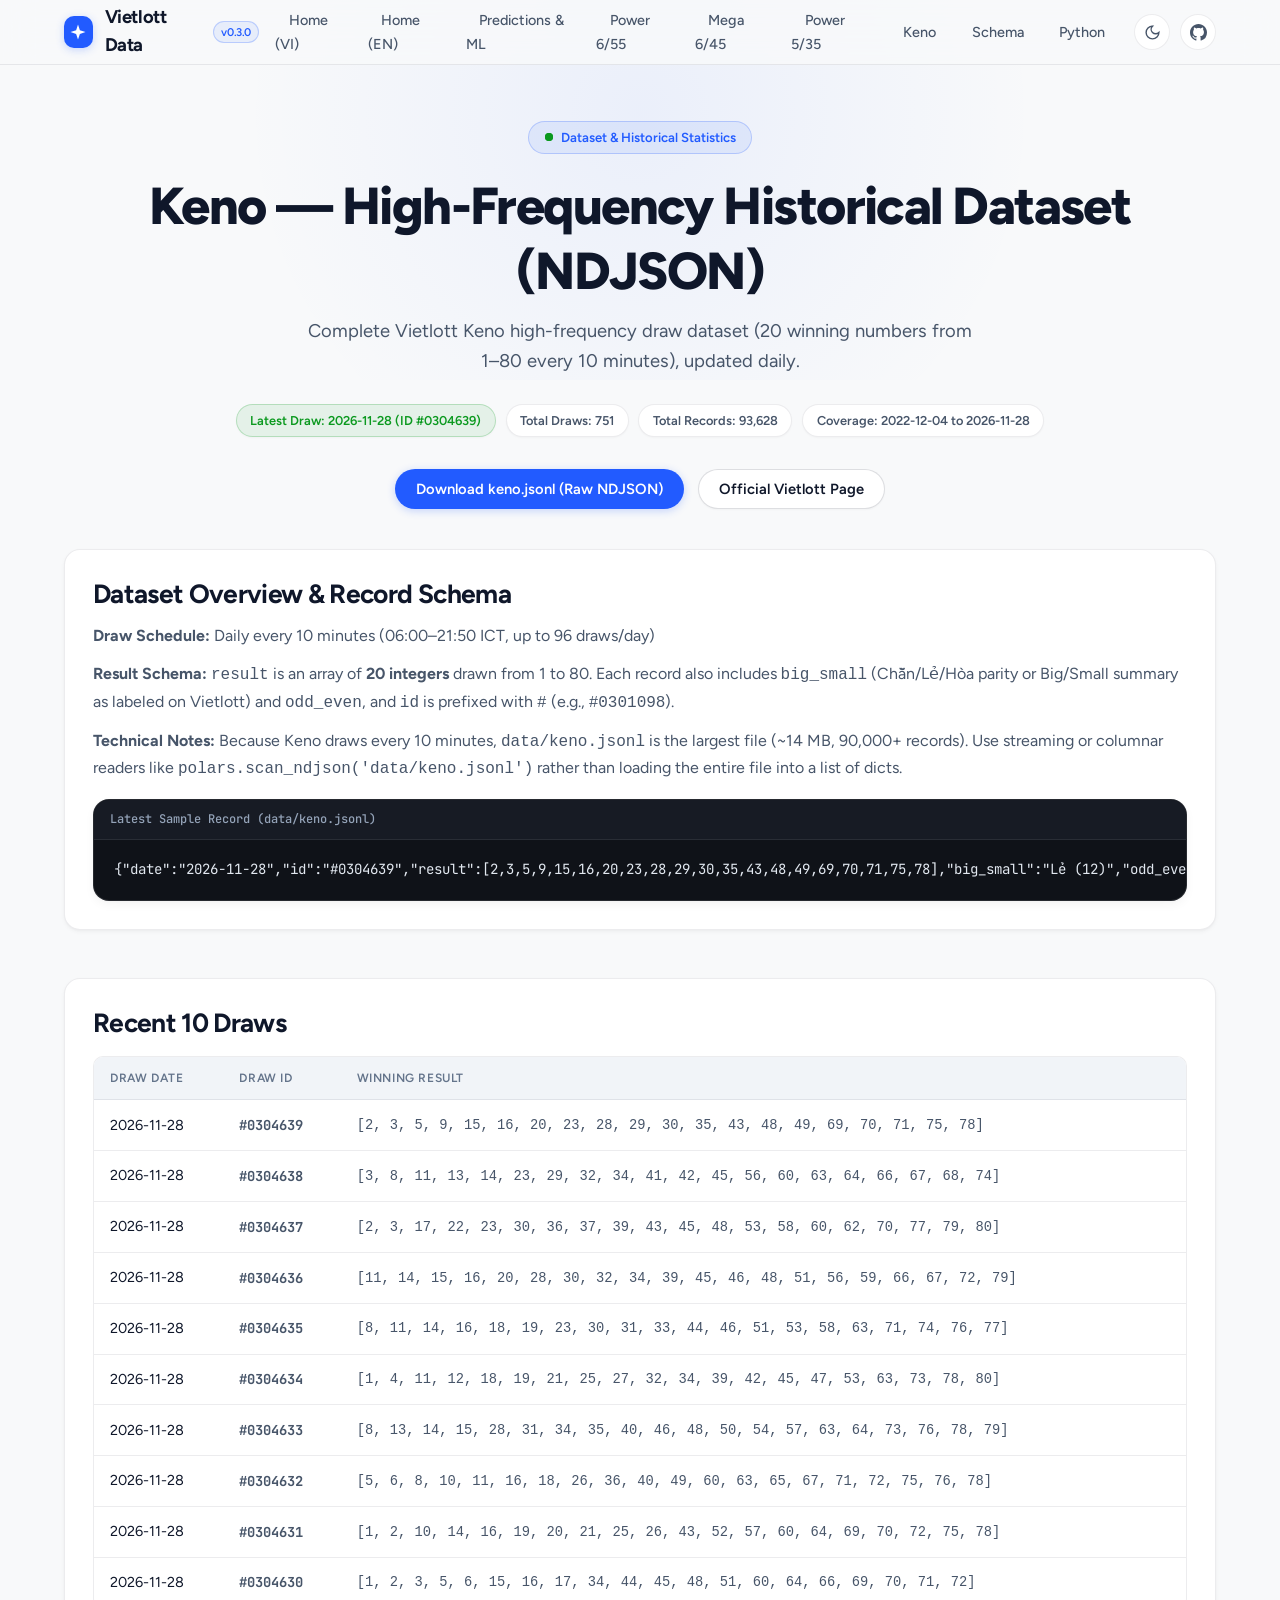
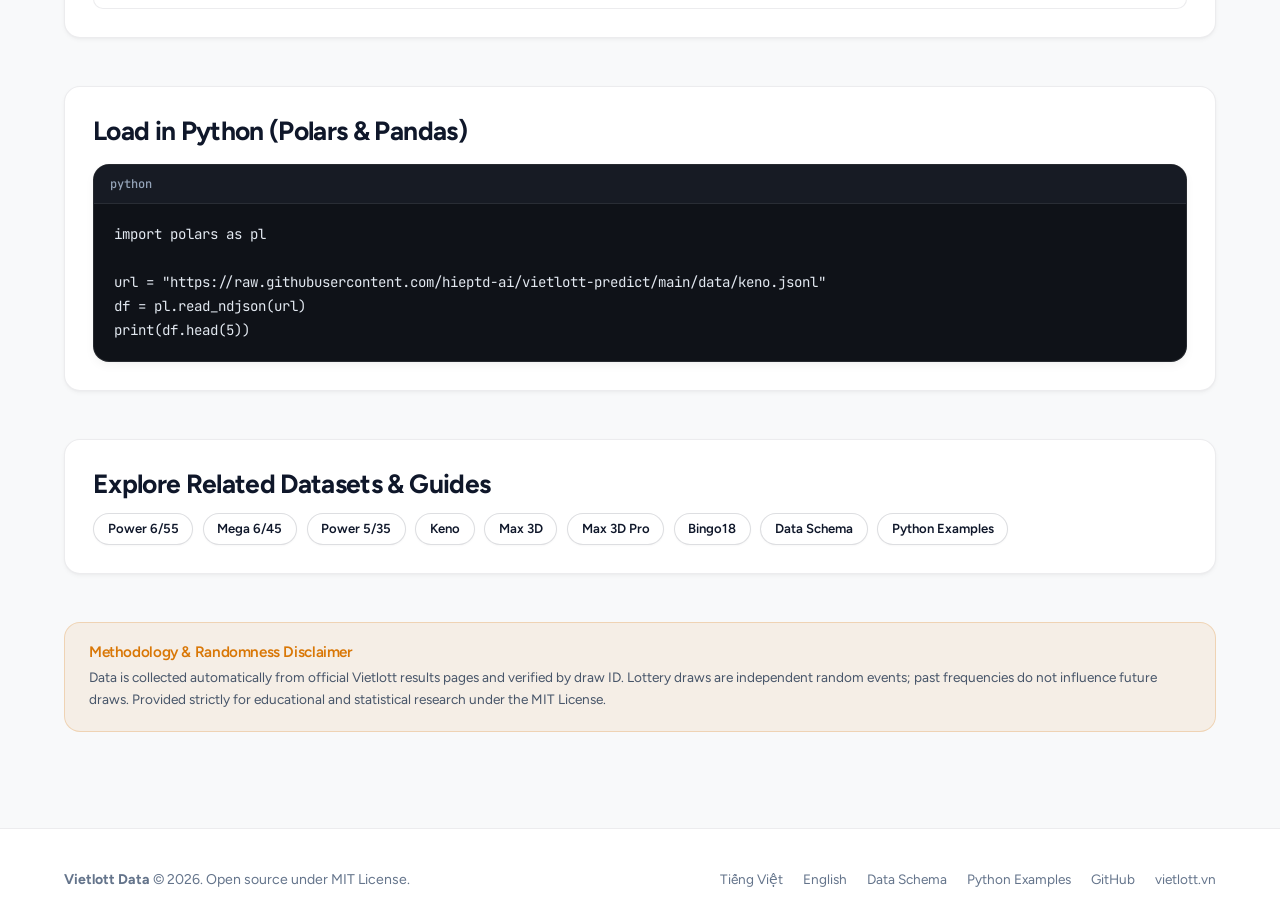
<file: docs/keno/index.html>
<!doctype html>
<html lang="en" data-theme="light">
    <head>
        <meta charset="UTF-8" />
        <meta name="viewport" content="width=device-width, initial-scale=1.0" />
        <title>Vietlott Keno Historical Dataset &amp; Results (NDJSON) — Vietlott Data</title>
        <meta name="description" content="Download 90,000+ historical Vietlott Keno lottery draws in NDJSON format (keno.jsonl). Each record includes 20 numbers (1–80), big/small, and odd/even summaries." />
        <meta name="author" content="hieptd-ai" />
        <meta name="robots" content="index, follow, max-snippet:-1, max-image-preview:large" />
        <link rel="alternate" type="text/plain" href="https://hieptd-ai.github.io/vietlott-predict/llms.txt" title="LLM-readable summary" />
        <meta property="og:type" content="website" />
        <meta property="og:url" content="https://hieptd-ai.github.io/vietlott-predict/keno/" />
        <meta property="og:title" content="Vietlott Keno Historical Dataset &amp; Results (NDJSON) — Vietlott Data" />
        <meta property="og:description" content="Download 90,000+ historical Vietlott Keno lottery draws in NDJSON format (keno.jsonl). Each record includes 20 numbers (1–80), big/small, and odd/even summaries." />
        <meta property="og:image" content="https://hieptd-ai.github.io/vietlott-predict/assets/screenshot.png" />
        <meta property="og:locale" content="en_US" />
        <meta name="twitter:card" content="summary_large_image" />
        <meta name="twitter:title" content="Vietlott Keno Historical Dataset &amp; Results (NDJSON) — Vietlott Data" />
        <meta name="twitter:description" content="Download 90,000+ historical Vietlott Keno lottery draws in NDJSON format (keno.jsonl). Each record includes 20 numbers (1–80), big/small, and odd/even summaries." />
        <meta name="twitter:image" content="https://hieptd-ai.github.io/vietlott-predict/assets/screenshot.png" />
        <link rel="canonical" href="https://hieptd-ai.github.io/vietlott-predict/keno/" />
        <link rel="preconnect" href="https://fonts.googleapis.com" />
        <link rel="preconnect" href="https://fonts.gstatic.com" crossorigin />
        <link href="https://fonts.googleapis.com/css2?family=Figtree:wght@400;500;600;700;800&family=JetBrains+Mono:wght@400;500;600&display=swap" rel="stylesheet" />
        <link rel="stylesheet" href="../styles.css" />
        <link rel="icon" type="image/svg+xml" href="data:image/svg+xml,<svg xmlns=%22http://www.w3.org/2000/svg%22 viewBox=%220 0 100 100%22><text y=%22.9em%22 font-size=%2290%22>V</text></svg>" />
    </head>
    <body>
        <div class="ambient-glow" aria-hidden="true"></div>
        <header class="top-nav-wrapper">
            <div class="container">
                <nav class="top-nav" aria-label="Main Navigation">
                    <a href="../" class="brand-link">
                        <div class="brand-icon" aria-hidden="true">
                            <svg viewBox="0 0 24 24" fill="currentColor">
                                <path d="M12 2L14.5 9.5L22 12L14.5 14.5L12 22L9.5 14.5L2 12L9.5 9.5L12 2Z" />
                            </svg>
                        </div>
                        <span>Vietlott Data</span>
                        <span class="brand-version">v0.3.0</span>
                    </a>
                    <ul class="nav-menu">
                        <li><a href="../" class="nav-link">Home (VI)</a></li>
                        <li><a href="../en/" class="nav-link">Home (EN)</a></li>
                        <li><a href="../analysis/" class="nav-link">Predictions &amp; ML</a></li>
                        <li><a href="../power-6-55/" class="nav-link">Power 6/55</a></li>
                        <li><a href="../mega-6-45/" class="nav-link">Mega 6/45</a></li>
                        <li><a href="../power-5-35/" class="nav-link">Power 5/35</a></li>
                        <li><a href="../keno/" class="nav-link">Keno</a></li>
                        <li><a href="../data-schema/" class="nav-link">Schema</a></li>
                        <li><a href="../python-examples/" class="nav-link">Python</a></li>
                    </ul>
                    <div class="nav-actions">
                        <button class="icon-btn theme-toggle-btn" id="themeToggleBtn" aria-label="Toggle dark mode">
                            <svg class="theme-icon-moon" xmlns="http://www.w3.org/2000/svg" viewBox="0 0 24 24" fill="none" stroke="currentColor" stroke-width="2"><path d="M12 3a6 6 0 0 0 9 9 9 9 0 1 1-9-9Z"></path></svg>
                            <svg class="theme-icon-sun" xmlns="http://www.w3.org/2000/svg" viewBox="0 0 24 24" fill="none" stroke="currentColor" stroke-width="2"><circle cx="12" cy="12" r="4"></circle><path d="M12 2v2M12 20v2M4.93 4.93l1.41 1.41M17.66 17.66l1.41 1.41M2 12h2M20 12h2M6.34 17.66l-1.41 1.41M19.07 4.93l-1.41 1.41"></path></svg>
                        </button>
                        <a href="https://github.com/hieptd-ai/vietlott-predict" target="_blank" rel="noreferrer" class="icon-btn" aria-label="GitHub Repository">
                            <svg xmlns="http://www.w3.org/2000/svg" viewBox="0 0 24 24" fill="currentColor"><path d="M12 0C5.37 0 0 5.37 0 12c0 5.31 3.435 9.795 8.205 11.385.6.105.825-.255.825-.57 0-.285-.015-1.23-.015-2.235-3.015.555-3.795-.735-4.035-1.41-.135-.345-.72-1.41-1.23-1.695-.42-.225-1.02-.78-.015-.795.945-.015 1.62.87 1.845 1.23 1.08 1.815 2.805 1.305 3.495.99.105-.78.42-1.305.765-1.605-2.67-.3-5.46-1.335-5.46-5.925 0-1.305.465-2.385 1.23-3.225-.12-.3-.54-1.53.12-3.18 0 0 1.005-.315 3.3 1.23.96-.27 1.98-.405 3-.405s2.04.135 3 .405c2.295-1.56 3.3-1.23 3.3-1.23.66 1.65.24 2.88.12 3.18.765.84 1.23 1.905 1.23 3.225 0 4.605-2.805 5.625-5.475 5.925.435.375.81 1.095.81 2.22 0 1.605-.015 2.895-.015 3.3 0 .315.225.69.825.57A12.02 12.02 0 0 0 24 12c0-6.63-5.37-12-12-12Z" /></svg>
                        </a>
                    </div>
                </nav>
            </div>
        </header>
        <main class="container">
            <section class="hero-section">
                <div class="hero-pill">
                    <span class="status-dot"></span>
                    <span>Dataset &amp; Historical Statistics</span>
                </div>
                <h1 class="hero-title">Keno — High-Frequency Historical Dataset (NDJSON)</h1>
                <p class="hero-subtitle">Complete Vietlott Keno high-frequency draw dataset (20 winning numbers from 1–80 every 10 minutes), updated daily.</p>
                <div class="badges">
                    <span class="badge badge-green"><span>Latest Draw: 2026-11-28 (ID #0304639)</span></span>
                    <span class="badge"><span>Total Draws: 751</span></span>
                    <span class="badge"><span>Total Records: 93,628</span></span>
                    <span class="badge"><span>Coverage: 2022-12-04 to 2026-11-28</span></span>
                </div>
                <div class="hero-actions">
                    <a href="https://raw.githubusercontent.com/hieptd-ai/vietlott-predict/main/data/keno.jsonl" class="btn btn-primary" target="_blank" rel="noreferrer">
                        <span>Download keno.jsonl (Raw NDJSON)</span>
                    </a>
                    <a href="https://vietlott.vn/vi/trung-thuong/ket-qua-trung-thuong/winning-number-keno" class="btn btn-secondary" target="_blank" rel="noreferrer">
                        <span>Official Vietlott Page</span>
                    </a>
                </div>
            </section>

            <section class="section">
                <div class="card">
                    <h2 class="section-title" style="margin-bottom: 0.75rem;">Dataset Overview &amp; Record Schema</h2>
                    <p style="margin-bottom: 0.75rem;"><strong>Draw Schedule:</strong> Daily every 10 minutes (06:00–21:50 ICT, up to 96 draws/day)</p>
                    <p style="margin-bottom: 0.75rem;"><strong>Result Schema:</strong> <code>result</code> is an array of <strong>20 integers</strong> drawn from 1 to 80. Each record also includes <code>big_small</code> (Chẵn/Lẻ/Hòa parity or Big/Small summary as labeled on Vietlott) and <code>odd_even</code>, and <code>id</code> is prefixed with <code>#</code> (e.g., <code>#0301098</code>).</p>
                    <p style="margin-bottom: 1rem;"><strong>Technical Notes:</strong> Because Keno draws every 10 minutes, <code>data/keno.jsonl</code> is the largest file (~14 MB, 90,000+ records). Use streaming or columnar readers like <code>polars.scan_ndjson('data/keno.jsonl')</code> rather than loading the entire file into a list of dicts.</p>
                    <div class="code-card" style="margin-bottom: 0;">
                        <div class="code-card-header">
                            <span class="code-card-title">Latest Sample Record (data/keno.jsonl)</span>
                        </div>
                        <pre class="code-block"><code>{&#34;date&#34;:&#34;2026-11-28&#34;,&#34;id&#34;:&#34;#0304639&#34;,&#34;result&#34;:[2,3,5,9,15,16,20,23,28,29,30,35,43,48,49,69,70,71,75,78],&#34;big_small&#34;:&#34;Lẻ (12)&#34;,&#34;odd_even&#34;:&#34;Nhỏ (12)&#34;}</code></pre>
                    </div>
                </div>
            </section>

            <section class="section">
                <div class="card">
                    <h2 class="section-title" style="margin-bottom: 1rem;">Recent 10 Draws</h2>
                    <div class="stats-table">
                        <table>
                            <thead>
                                <tr>
                                    <th>Draw Date</th>
                                    <th>Draw ID</th>
                                    <th>Winning Result</th>
                                </tr>
                            </thead>
                            <tbody>
                                <tr>
                                    <td>2026-11-28</td>
                                    <td><strong>#0304639</strong></td>
                                    <td><code>[2, 3, 5, 9, 15, 16, 20, 23, 28, 29, 30, 35, 43, 48, 49, 69, 70, 71, 75, 78]</code></td>
                                </tr>
                                <tr>
                                    <td>2026-11-28</td>
                                    <td><strong>#0304638</strong></td>
                                    <td><code>[3, 8, 11, 13, 14, 23, 29, 32, 34, 41, 42, 45, 56, 60, 63, 64, 66, 67, 68, 74]</code></td>
                                </tr>
                                <tr>
                                    <td>2026-11-28</td>
                                    <td><strong>#0304637</strong></td>
                                    <td><code>[2, 3, 17, 22, 23, 30, 36, 37, 39, 43, 45, 48, 53, 58, 60, 62, 70, 77, 79, 80]</code></td>
                                </tr>
                                <tr>
                                    <td>2026-11-28</td>
                                    <td><strong>#0304636</strong></td>
                                    <td><code>[11, 14, 15, 16, 20, 28, 30, 32, 34, 39, 45, 46, 48, 51, 56, 59, 66, 67, 72, 79]</code></td>
                                </tr>
                                <tr>
                                    <td>2026-11-28</td>
                                    <td><strong>#0304635</strong></td>
                                    <td><code>[8, 11, 14, 16, 18, 19, 23, 30, 31, 33, 44, 46, 51, 53, 58, 63, 71, 74, 76, 77]</code></td>
                                </tr>
                                <tr>
                                    <td>2026-11-28</td>
                                    <td><strong>#0304634</strong></td>
                                    <td><code>[1, 4, 11, 12, 18, 19, 21, 25, 27, 32, 34, 39, 42, 45, 47, 53, 63, 73, 78, 80]</code></td>
                                </tr>
                                <tr>
                                    <td>2026-11-28</td>
                                    <td><strong>#0304633</strong></td>
                                    <td><code>[8, 13, 14, 15, 28, 31, 34, 35, 40, 46, 48, 50, 54, 57, 63, 64, 73, 76, 78, 79]</code></td>
                                </tr>
                                <tr>
                                    <td>2026-11-28</td>
                                    <td><strong>#0304632</strong></td>
                                    <td><code>[5, 6, 8, 10, 11, 16, 18, 26, 36, 40, 49, 60, 63, 65, 67, 71, 72, 75, 76, 78]</code></td>
                                </tr>
                                <tr>
                                    <td>2026-11-28</td>
                                    <td><strong>#0304631</strong></td>
                                    <td><code>[1, 2, 10, 14, 16, 19, 20, 21, 25, 26, 43, 52, 57, 60, 64, 69, 70, 72, 75, 78]</code></td>
                                </tr>
                                <tr>
                                    <td>2026-11-28</td>
                                    <td><strong>#0304630</strong></td>
                                    <td><code>[1, 2, 3, 5, 6, 15, 16, 17, 34, 44, 45, 48, 51, 60, 64, 66, 69, 70, 71, 72]</code></td>
                                </tr>
                            </tbody>
                        </table>
                    </div>
                </div>
            </section>

            <section class="section">
                <div class="card">
                    <h2 class="section-title" style="margin-bottom: 0.75rem;">Load in Python (Polars &amp; Pandas)</h2>
                    <div class="code-card" style="margin-bottom: 0;">
                        <div class="code-card-header">
                            <span class="code-card-title">python</span>
                        </div>
                        <pre class="code-block"><code>import polars as pl

url = "https://raw.githubusercontent.com/hieptd-ai/vietlott-predict/main/data/keno.jsonl"
df = pl.read_ndjson(url)
print(df.head(5))</code></pre>
                    </div>
                </div>
            </section>

            <section class="section">
                <div class="card">
                    <h2 class="section-title" style="margin-bottom: 0.75rem;">Explore Related Datasets &amp; Guides</h2>
                    <div style="display: flex; flex-wrap: wrap; gap: 0.6rem;">
                        <a href="../power-6-55/" class="btn btn-secondary btn-sm">Power 6/55</a>
                        <a href="../mega-6-45/" class="btn btn-secondary btn-sm">Mega 6/45</a>
                        <a href="../power-5-35/" class="btn btn-secondary btn-sm">Power 5/35</a>
                        <a href="../keno/" class="btn btn-secondary btn-sm">Keno</a>
                        <a href="../max-3d/" class="btn btn-secondary btn-sm">Max 3D</a>
                        <a href="../max-3d-pro/" class="btn btn-secondary btn-sm">Max 3D Pro</a>
                        <a href="../bingo18/" class="btn btn-secondary btn-sm">Bingo18</a>
                        <a href="../data-schema/" class="btn btn-secondary btn-sm">Data Schema</a>
                        <a href="../python-examples/" class="btn btn-secondary btn-sm">Python Examples</a>
                    </div>
                </div>
            </section>

            <section class="section">
                <div class="disclaimer">
                    <div>
                        <h4>Methodology &amp; Randomness Disclaimer</h4>
                        <p>Data is collected automatically from official Vietlott results pages and verified by draw ID. Lottery draws are independent random events; past frequencies do not influence future draws. Provided strictly for educational and statistical research under the MIT License.</p>
                    </div>
                </div>
            </section>
        </main>
        <footer class="footer">
            <div class="container footer-content">
                <div>
                    <strong>Vietlott Data</strong> &copy; 2026. Open source under MIT License.
                </div>
                <div class="footer-links">
                    <a href="../">Tiếng Việt</a>
                    <a href="../en/">English</a>
                    <a href="../data-schema/">Data Schema</a>
                    <a href="../python-examples/">Python Examples</a>
                    <a href="https://github.com/hieptd-ai/vietlott-predict" target="_blank" rel="noreferrer">GitHub</a>
                    <a href="https://vietlott.vn" target="_blank" rel="noreferrer">vietlott.vn</a>
                </div>
            </div>
        </footer>
        <script>
            function getPreferredTheme() {
                const stored = localStorage.getItem("vietlott-theme");
                if (stored) return stored;
                return window.matchMedia && window.matchMedia("(prefers-color-scheme: dark)").matches ? "dark" : "light";
            }
            function setTheme(theme) {
                document.documentElement.setAttribute("data-theme", theme);
                localStorage.setItem("vietlott-theme", theme);
            }
            setTheme(getPreferredTheme());
            const btn = document.getElementById("themeToggleBtn");
            if (btn) {
                btn.addEventListener("click", function () {
                    const current = document.documentElement.getAttribute("data-theme") || "light";
                    setTheme(current === "dark" ? "light" : "dark");
                });
            }
        </script>
    </body>
</html>
</file>
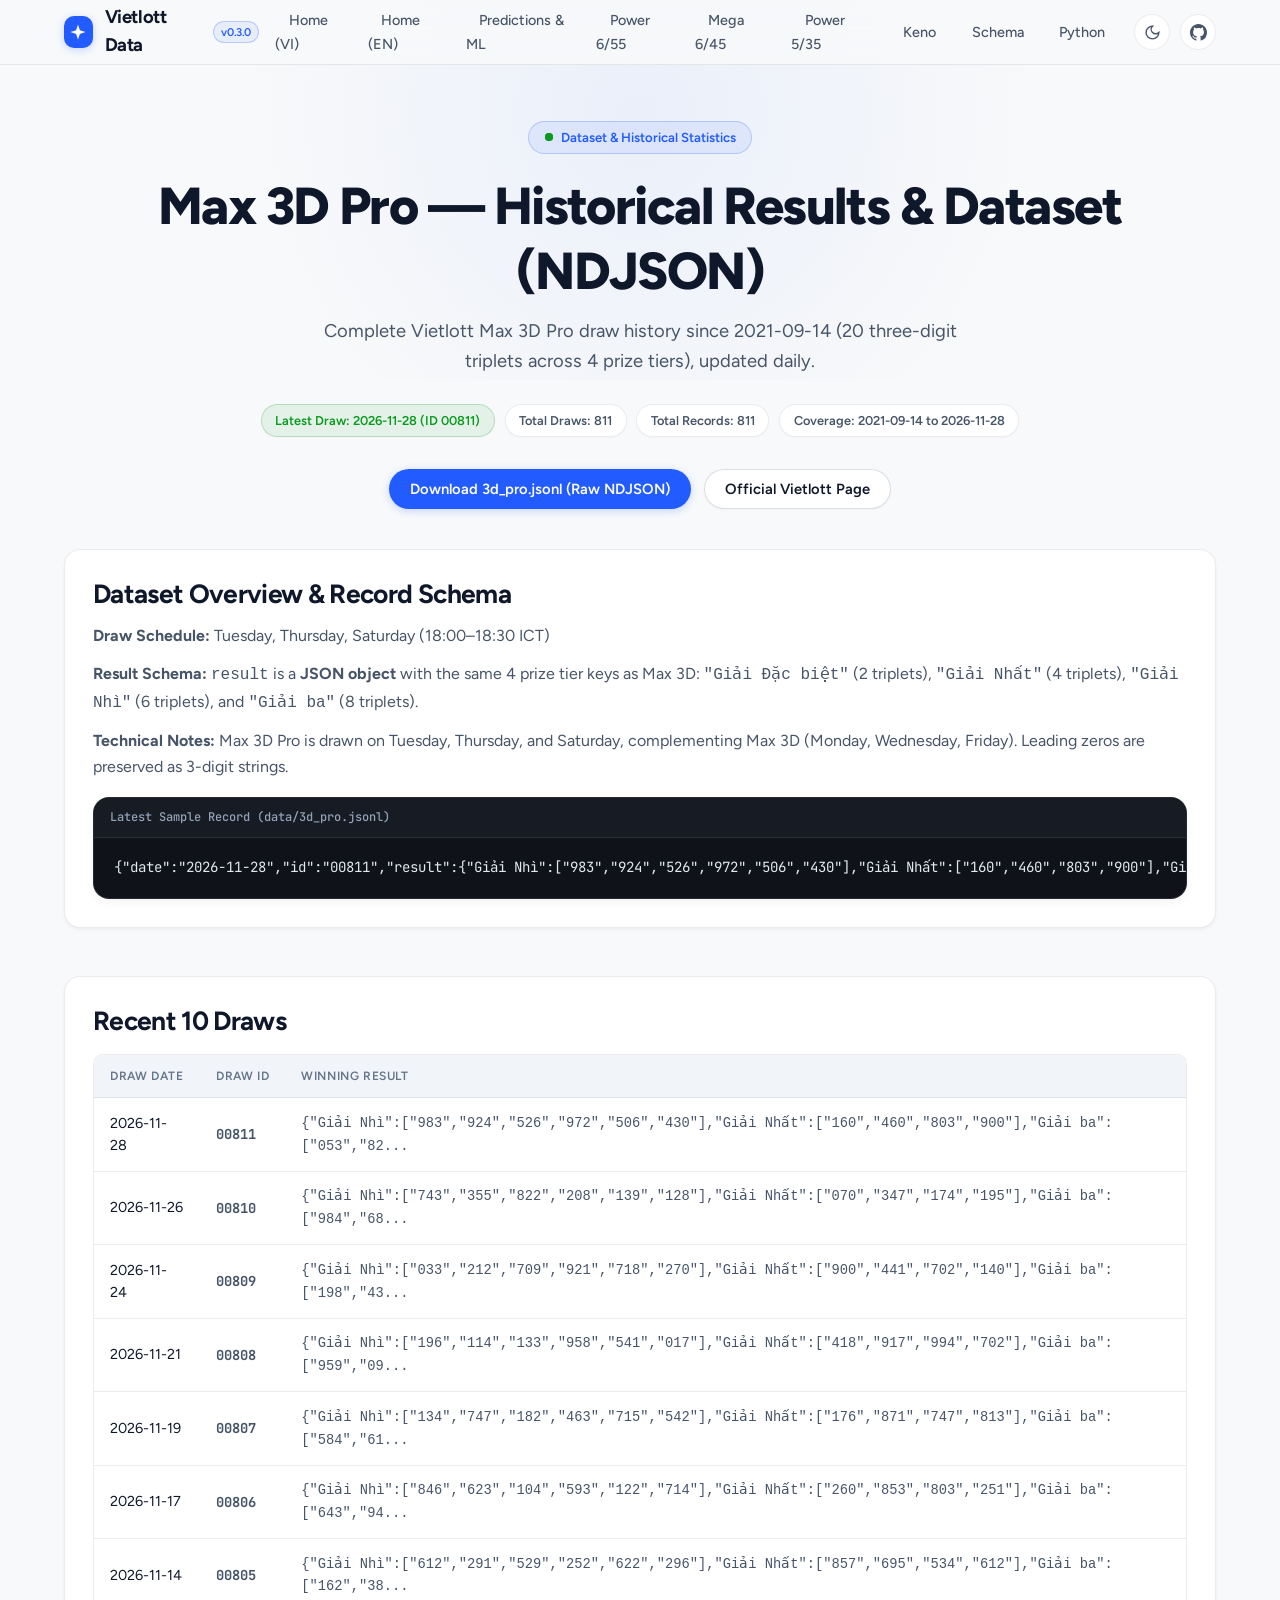
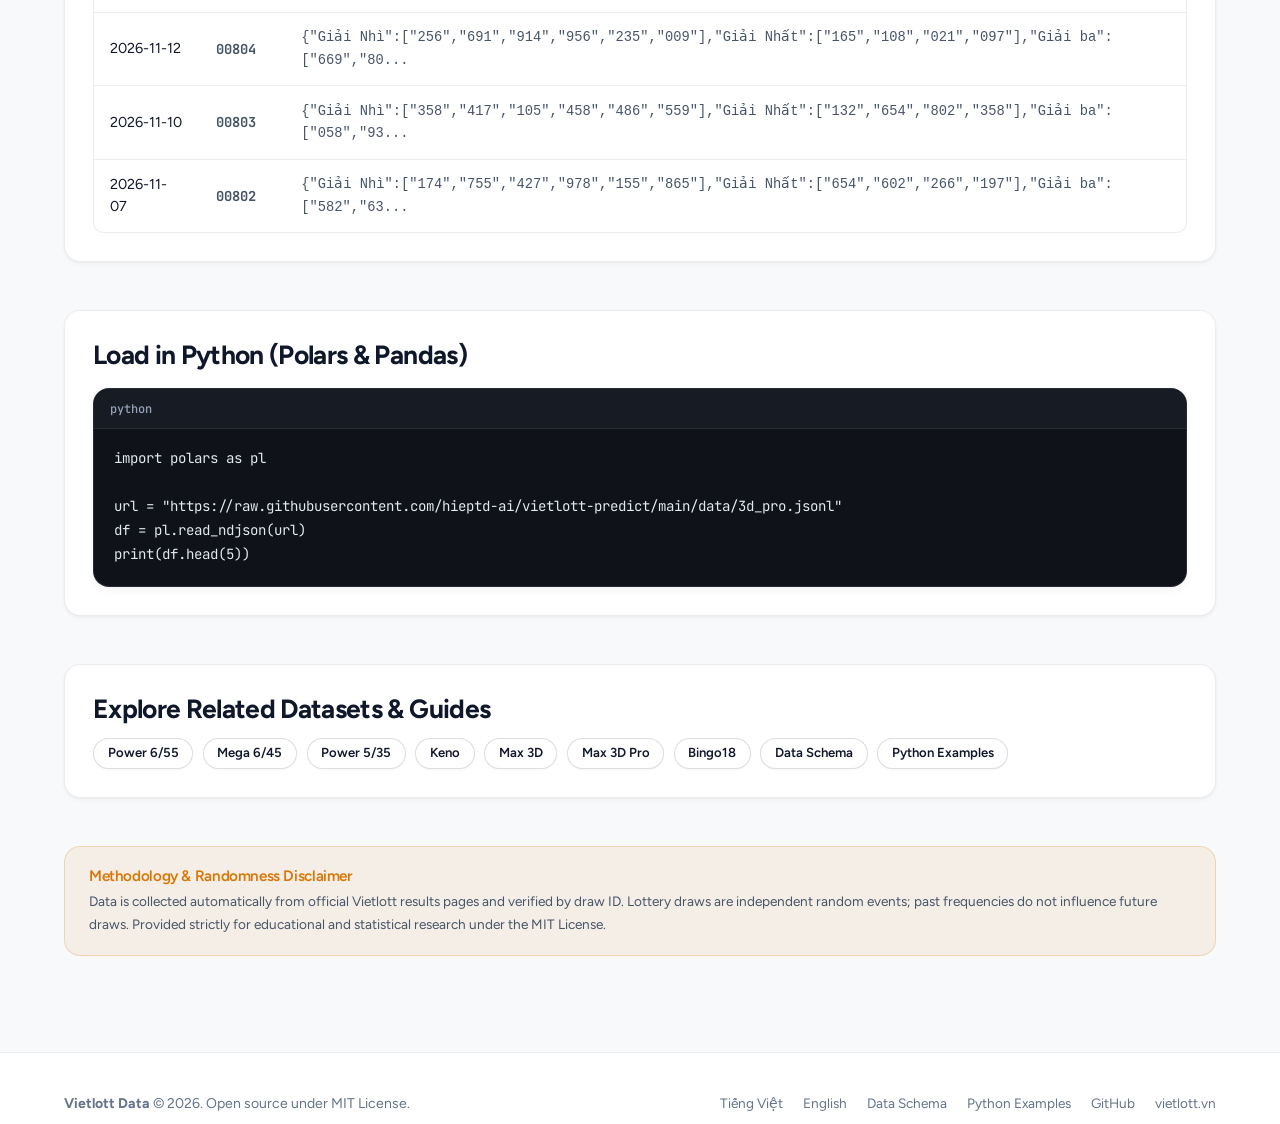
<file: docs/max-3d-pro/index.html>
<!doctype html>
<html lang="en" data-theme="light">
    <head>
        <meta charset="UTF-8" />
        <meta name="viewport" content="width=device-width, initial-scale=1.0" />
        <title>Vietlott Max 3D Pro Historical Dataset &amp; Results (NDJSON) — Vietlott Data</title>
        <meta name="description" content="Download historical Vietlott Max 3D Pro lottery results in NDJSON format (3d_pro.jsonl). Includes every draw since September 2021 with full prize-tier triplet mappings." />
        <meta name="author" content="hieptd-ai" />
        <meta name="robots" content="index, follow, max-snippet:-1, max-image-preview:large" />
        <link rel="alternate" type="text/plain" href="https://hieptd-ai.github.io/vietlott-predict/llms.txt" title="LLM-readable summary" />
        <meta property="og:type" content="website" />
        <meta property="og:url" content="https://hieptd-ai.github.io/vietlott-predict/max-3d-pro/" />
        <meta property="og:title" content="Vietlott Max 3D Pro Historical Dataset &amp; Results (NDJSON) — Vietlott Data" />
        <meta property="og:description" content="Download historical Vietlott Max 3D Pro lottery results in NDJSON format (3d_pro.jsonl). Includes every draw since September 2021 with full prize-tier triplet mappings." />
        <meta property="og:image" content="https://hieptd-ai.github.io/vietlott-predict/assets/screenshot.png" />
        <meta property="og:locale" content="en_US" />
        <meta name="twitter:card" content="summary_large_image" />
        <meta name="twitter:title" content="Vietlott Max 3D Pro Historical Dataset &amp; Results (NDJSON) — Vietlott Data" />
        <meta name="twitter:description" content="Download historical Vietlott Max 3D Pro lottery results in NDJSON format (3d_pro.jsonl). Includes every draw since September 2021 with full prize-tier triplet mappings." />
        <meta name="twitter:image" content="https://hieptd-ai.github.io/vietlott-predict/assets/screenshot.png" />
        <link rel="canonical" href="https://hieptd-ai.github.io/vietlott-predict/max-3d-pro/" />
        <link rel="preconnect" href="https://fonts.googleapis.com" />
        <link rel="preconnect" href="https://fonts.gstatic.com" crossorigin />
        <link href="https://fonts.googleapis.com/css2?family=Figtree:wght@400;500;600;700;800&family=JetBrains+Mono:wght@400;500;600&display=swap" rel="stylesheet" />
        <link rel="stylesheet" href="../styles.css" />
        <link rel="icon" type="image/svg+xml" href="data:image/svg+xml,<svg xmlns=%22http://www.w3.org/2000/svg%22 viewBox=%220 0 100 100%22><text y=%22.9em%22 font-size=%2290%22>V</text></svg>" />
    </head>
    <body>
        <div class="ambient-glow" aria-hidden="true"></div>
        <header class="top-nav-wrapper">
            <div class="container">
                <nav class="top-nav" aria-label="Main Navigation">
                    <a href="../" class="brand-link">
                        <div class="brand-icon" aria-hidden="true">
                            <svg viewBox="0 0 24 24" fill="currentColor">
                                <path d="M12 2L14.5 9.5L22 12L14.5 14.5L12 22L9.5 14.5L2 12L9.5 9.5L12 2Z" />
                            </svg>
                        </div>
                        <span>Vietlott Data</span>
                        <span class="brand-version">v0.3.0</span>
                    </a>
                    <ul class="nav-menu">
                        <li><a href="../" class="nav-link">Home (VI)</a></li>
                        <li><a href="../en/" class="nav-link">Home (EN)</a></li>
                        <li><a href="../analysis/" class="nav-link">Predictions &amp; ML</a></li>
                        <li><a href="../power-6-55/" class="nav-link">Power 6/55</a></li>
                        <li><a href="../mega-6-45/" class="nav-link">Mega 6/45</a></li>
                        <li><a href="../power-5-35/" class="nav-link">Power 5/35</a></li>
                        <li><a href="../keno/" class="nav-link">Keno</a></li>
                        <li><a href="../data-schema/" class="nav-link">Schema</a></li>
                        <li><a href="../python-examples/" class="nav-link">Python</a></li>
                    </ul>
                    <div class="nav-actions">
                        <button class="icon-btn theme-toggle-btn" id="themeToggleBtn" aria-label="Toggle dark mode">
                            <svg class="theme-icon-moon" xmlns="http://www.w3.org/2000/svg" viewBox="0 0 24 24" fill="none" stroke="currentColor" stroke-width="2"><path d="M12 3a6 6 0 0 0 9 9 9 9 0 1 1-9-9Z"></path></svg>
                            <svg class="theme-icon-sun" xmlns="http://www.w3.org/2000/svg" viewBox="0 0 24 24" fill="none" stroke="currentColor" stroke-width="2"><circle cx="12" cy="12" r="4"></circle><path d="M12 2v2M12 20v2M4.93 4.93l1.41 1.41M17.66 17.66l1.41 1.41M2 12h2M20 12h2M6.34 17.66l-1.41 1.41M19.07 4.93l-1.41 1.41"></path></svg>
                        </button>
                        <a href="https://github.com/hieptd-ai/vietlott-predict" target="_blank" rel="noreferrer" class="icon-btn" aria-label="GitHub Repository">
                            <svg xmlns="http://www.w3.org/2000/svg" viewBox="0 0 24 24" fill="currentColor"><path d="M12 0C5.37 0 0 5.37 0 12c0 5.31 3.435 9.795 8.205 11.385.6.105.825-.255.825-.57 0-.285-.015-1.23-.015-2.235-3.015.555-3.795-.735-4.035-1.41-.135-.345-.72-1.41-1.23-1.695-.42-.225-1.02-.78-.015-.795.945-.015 1.62.87 1.845 1.23 1.08 1.815 2.805 1.305 3.495.99.105-.78.42-1.305.765-1.605-2.67-.3-5.46-1.335-5.46-5.925 0-1.305.465-2.385 1.23-3.225-.12-.3-.54-1.53.12-3.18 0 0 1.005-.315 3.3 1.23.96-.27 1.98-.405 3-.405s2.04.135 3 .405c2.295-1.56 3.3-1.23 3.3-1.23.66 1.65.24 2.88.12 3.18.765.84 1.23 1.905 1.23 3.225 0 4.605-2.805 5.625-5.475 5.925.435.375.81 1.095.81 2.22 0 1.605-.015 2.895-.015 3.3 0 .315.225.69.825.57A12.02 12.02 0 0 0 24 12c0-6.63-5.37-12-12-12Z" /></svg>
                        </a>
                    </div>
                </nav>
            </div>
        </header>
        <main class="container">
            <section class="hero-section">
                <div class="hero-pill">
                    <span class="status-dot"></span>
                    <span>Dataset &amp; Historical Statistics</span>
                </div>
                <h1 class="hero-title">Max 3D Pro — Historical Results &amp; Dataset (NDJSON)</h1>
                <p class="hero-subtitle">Complete Vietlott Max 3D Pro draw history since 2021-09-14 (20 three-digit triplets across 4 prize tiers), updated daily.</p>
                <div class="badges">
                    <span class="badge badge-green"><span>Latest Draw: 2026-11-28 (ID 00811)</span></span>
                    <span class="badge"><span>Total Draws: 811</span></span>
                    <span class="badge"><span>Total Records: 811</span></span>
                    <span class="badge"><span>Coverage: 2021-09-14 to 2026-11-28</span></span>
                </div>
                <div class="hero-actions">
                    <a href="https://raw.githubusercontent.com/hieptd-ai/vietlott-predict/main/data/3d_pro.jsonl" class="btn btn-primary" target="_blank" rel="noreferrer">
                        <span>Download 3d_pro.jsonl (Raw NDJSON)</span>
                    </a>
                    <a href="https://vietlott.vn/vi/trung-thuong/ket-qua-trung-thuong/max-3dpro" class="btn btn-secondary" target="_blank" rel="noreferrer">
                        <span>Official Vietlott Page</span>
                    </a>
                </div>
            </section>

            <section class="section">
                <div class="card">
                    <h2 class="section-title" style="margin-bottom: 0.75rem;">Dataset Overview &amp; Record Schema</h2>
                    <p style="margin-bottom: 0.75rem;"><strong>Draw Schedule:</strong> Tuesday, Thursday, Saturday (18:00–18:30 ICT)</p>
                    <p style="margin-bottom: 0.75rem;"><strong>Result Schema:</strong> <code>result</code> is a <strong>JSON object</strong> with the same 4 prize tier keys as Max 3D: <code>"Giải Đặc biệt"</code> (2 triplets), <code>"Giải Nhất"</code> (4 triplets), <code>"Giải Nhì"</code> (6 triplets), and <code>"Giải ba"</code> (8 triplets).</p>
                    <p style="margin-bottom: 1rem;"><strong>Technical Notes:</strong> Max 3D Pro is drawn on Tuesday, Thursday, and Saturday, complementing Max 3D (Monday, Wednesday, Friday). Leading zeros are preserved as 3-digit strings.</p>
                    <div class="code-card" style="margin-bottom: 0;">
                        <div class="code-card-header">
                            <span class="code-card-title">Latest Sample Record (data/3d_pro.jsonl)</span>
                        </div>
                        <pre class="code-block"><code>{&#34;date&#34;:&#34;2026-11-28&#34;,&#34;id&#34;:&#34;00811&#34;,&#34;result&#34;:{&#34;Giải Nhì&#34;:[&#34;983&#34;,&#34;924&#34;,&#34;526&#34;,&#34;972&#34;,&#34;506&#34;,&#34;430&#34;],&#34;Giải Nhất&#34;:[&#34;160&#34;,&#34;460&#34;,&#34;803&#34;,&#34;900&#34;],&#34;Giải ba&#34;:[&#34;053&#34;,&#34;828&#34;,&#34;131&#34;,&#34;237&#34;,&#34;579&#34;,&#34;878&#34;,&#34;621&#34;,&#34;236&#34;],&#34;Giải Đặc biệt&#34;:[&#34;649&#34;,&#34;414&#34;]}}</code></pre>
                    </div>
                </div>
            </section>

            <section class="section">
                <div class="card">
                    <h2 class="section-title" style="margin-bottom: 1rem;">Recent 10 Draws</h2>
                    <div class="stats-table">
                        <table>
                            <thead>
                                <tr>
                                    <th>Draw Date</th>
                                    <th>Draw ID</th>
                                    <th>Winning Result</th>
                                </tr>
                            </thead>
                            <tbody>
                                <tr>
                                    <td>2026-11-28</td>
                                    <td><strong>00811</strong></td>
                                    <td><code>{&#34;Giải Nhì&#34;:[&#34;983&#34;,&#34;924&#34;,&#34;526&#34;,&#34;972&#34;,&#34;506&#34;,&#34;430&#34;],&#34;Giải Nhất&#34;:[&#34;160&#34;,&#34;460&#34;,&#34;803&#34;,&#34;900&#34;],&#34;Giải ba&#34;:[&#34;053&#34;,&#34;82...</code></td>
                                </tr>
                                <tr>
                                    <td>2026-11-26</td>
                                    <td><strong>00810</strong></td>
                                    <td><code>{&#34;Giải Nhì&#34;:[&#34;743&#34;,&#34;355&#34;,&#34;822&#34;,&#34;208&#34;,&#34;139&#34;,&#34;128&#34;],&#34;Giải Nhất&#34;:[&#34;070&#34;,&#34;347&#34;,&#34;174&#34;,&#34;195&#34;],&#34;Giải ba&#34;:[&#34;984&#34;,&#34;68...</code></td>
                                </tr>
                                <tr>
                                    <td>2026-11-24</td>
                                    <td><strong>00809</strong></td>
                                    <td><code>{&#34;Giải Nhì&#34;:[&#34;033&#34;,&#34;212&#34;,&#34;709&#34;,&#34;921&#34;,&#34;718&#34;,&#34;270&#34;],&#34;Giải Nhất&#34;:[&#34;900&#34;,&#34;441&#34;,&#34;702&#34;,&#34;140&#34;],&#34;Giải ba&#34;:[&#34;198&#34;,&#34;43...</code></td>
                                </tr>
                                <tr>
                                    <td>2026-11-21</td>
                                    <td><strong>00808</strong></td>
                                    <td><code>{&#34;Giải Nhì&#34;:[&#34;196&#34;,&#34;114&#34;,&#34;133&#34;,&#34;958&#34;,&#34;541&#34;,&#34;017&#34;],&#34;Giải Nhất&#34;:[&#34;418&#34;,&#34;917&#34;,&#34;994&#34;,&#34;702&#34;],&#34;Giải ba&#34;:[&#34;959&#34;,&#34;09...</code></td>
                                </tr>
                                <tr>
                                    <td>2026-11-19</td>
                                    <td><strong>00807</strong></td>
                                    <td><code>{&#34;Giải Nhì&#34;:[&#34;134&#34;,&#34;747&#34;,&#34;182&#34;,&#34;463&#34;,&#34;715&#34;,&#34;542&#34;],&#34;Giải Nhất&#34;:[&#34;176&#34;,&#34;871&#34;,&#34;747&#34;,&#34;813&#34;],&#34;Giải ba&#34;:[&#34;584&#34;,&#34;61...</code></td>
                                </tr>
                                <tr>
                                    <td>2026-11-17</td>
                                    <td><strong>00806</strong></td>
                                    <td><code>{&#34;Giải Nhì&#34;:[&#34;846&#34;,&#34;623&#34;,&#34;104&#34;,&#34;593&#34;,&#34;122&#34;,&#34;714&#34;],&#34;Giải Nhất&#34;:[&#34;260&#34;,&#34;853&#34;,&#34;803&#34;,&#34;251&#34;],&#34;Giải ba&#34;:[&#34;643&#34;,&#34;94...</code></td>
                                </tr>
                                <tr>
                                    <td>2026-11-14</td>
                                    <td><strong>00805</strong></td>
                                    <td><code>{&#34;Giải Nhì&#34;:[&#34;612&#34;,&#34;291&#34;,&#34;529&#34;,&#34;252&#34;,&#34;622&#34;,&#34;296&#34;],&#34;Giải Nhất&#34;:[&#34;857&#34;,&#34;695&#34;,&#34;534&#34;,&#34;612&#34;],&#34;Giải ba&#34;:[&#34;162&#34;,&#34;38...</code></td>
                                </tr>
                                <tr>
                                    <td>2026-11-12</td>
                                    <td><strong>00804</strong></td>
                                    <td><code>{&#34;Giải Nhì&#34;:[&#34;256&#34;,&#34;691&#34;,&#34;914&#34;,&#34;956&#34;,&#34;235&#34;,&#34;009&#34;],&#34;Giải Nhất&#34;:[&#34;165&#34;,&#34;108&#34;,&#34;021&#34;,&#34;097&#34;],&#34;Giải ba&#34;:[&#34;669&#34;,&#34;80...</code></td>
                                </tr>
                                <tr>
                                    <td>2026-11-10</td>
                                    <td><strong>00803</strong></td>
                                    <td><code>{&#34;Giải Nhì&#34;:[&#34;358&#34;,&#34;417&#34;,&#34;105&#34;,&#34;458&#34;,&#34;486&#34;,&#34;559&#34;],&#34;Giải Nhất&#34;:[&#34;132&#34;,&#34;654&#34;,&#34;802&#34;,&#34;358&#34;],&#34;Giải ba&#34;:[&#34;058&#34;,&#34;93...</code></td>
                                </tr>
                                <tr>
                                    <td>2026-11-07</td>
                                    <td><strong>00802</strong></td>
                                    <td><code>{&#34;Giải Nhì&#34;:[&#34;174&#34;,&#34;755&#34;,&#34;427&#34;,&#34;978&#34;,&#34;155&#34;,&#34;865&#34;],&#34;Giải Nhất&#34;:[&#34;654&#34;,&#34;602&#34;,&#34;266&#34;,&#34;197&#34;],&#34;Giải ba&#34;:[&#34;582&#34;,&#34;63...</code></td>
                                </tr>
                            </tbody>
                        </table>
                    </div>
                </div>
            </section>

            <section class="section">
                <div class="card">
                    <h2 class="section-title" style="margin-bottom: 0.75rem;">Load in Python (Polars &amp; Pandas)</h2>
                    <div class="code-card" style="margin-bottom: 0;">
                        <div class="code-card-header">
                            <span class="code-card-title">python</span>
                        </div>
                        <pre class="code-block"><code>import polars as pl

url = "https://raw.githubusercontent.com/hieptd-ai/vietlott-predict/main/data/3d_pro.jsonl"
df = pl.read_ndjson(url)
print(df.head(5))</code></pre>
                    </div>
                </div>
            </section>

            <section class="section">
                <div class="card">
                    <h2 class="section-title" style="margin-bottom: 0.75rem;">Explore Related Datasets &amp; Guides</h2>
                    <div style="display: flex; flex-wrap: wrap; gap: 0.6rem;">
                        <a href="../power-6-55/" class="btn btn-secondary btn-sm">Power 6/55</a>
                        <a href="../mega-6-45/" class="btn btn-secondary btn-sm">Mega 6/45</a>
                        <a href="../power-5-35/" class="btn btn-secondary btn-sm">Power 5/35</a>
                        <a href="../keno/" class="btn btn-secondary btn-sm">Keno</a>
                        <a href="../max-3d/" class="btn btn-secondary btn-sm">Max 3D</a>
                        <a href="../max-3d-pro/" class="btn btn-secondary btn-sm">Max 3D Pro</a>
                        <a href="../bingo18/" class="btn btn-secondary btn-sm">Bingo18</a>
                        <a href="../data-schema/" class="btn btn-secondary btn-sm">Data Schema</a>
                        <a href="../python-examples/" class="btn btn-secondary btn-sm">Python Examples</a>
                    </div>
                </div>
            </section>

            <section class="section">
                <div class="disclaimer">
                    <div>
                        <h4>Methodology &amp; Randomness Disclaimer</h4>
                        <p>Data is collected automatically from official Vietlott results pages and verified by draw ID. Lottery draws are independent random events; past frequencies do not influence future draws. Provided strictly for educational and statistical research under the MIT License.</p>
                    </div>
                </div>
            </section>
        </main>
        <footer class="footer">
            <div class="container footer-content">
                <div>
                    <strong>Vietlott Data</strong> &copy; 2026. Open source under MIT License.
                </div>
                <div class="footer-links">
                    <a href="../">Tiếng Việt</a>
                    <a href="../en/">English</a>
                    <a href="../data-schema/">Data Schema</a>
                    <a href="../python-examples/">Python Examples</a>
                    <a href="https://github.com/hieptd-ai/vietlott-predict" target="_blank" rel="noreferrer">GitHub</a>
                    <a href="https://vietlott.vn" target="_blank" rel="noreferrer">vietlott.vn</a>
                </div>
            </div>
        </footer>
        <script>
            function getPreferredTheme() {
                const stored = localStorage.getItem("vietlott-theme");
                if (stored) return stored;
                return window.matchMedia && window.matchMedia("(prefers-color-scheme: dark)").matches ? "dark" : "light";
            }
            function setTheme(theme) {
                document.documentElement.setAttribute("data-theme", theme);
                localStorage.setItem("vietlott-theme", theme);
            }
            setTheme(getPreferredTheme());
            const btn = document.getElementById("themeToggleBtn");
            if (btn) {
                btn.addEventListener("click", function () {
                    const current = document.documentElement.getAttribute("data-theme") || "light";
                    setTheme(current === "dark" ? "light" : "dark");
                });
            }
        </script>
    </body>
</html>
</file>
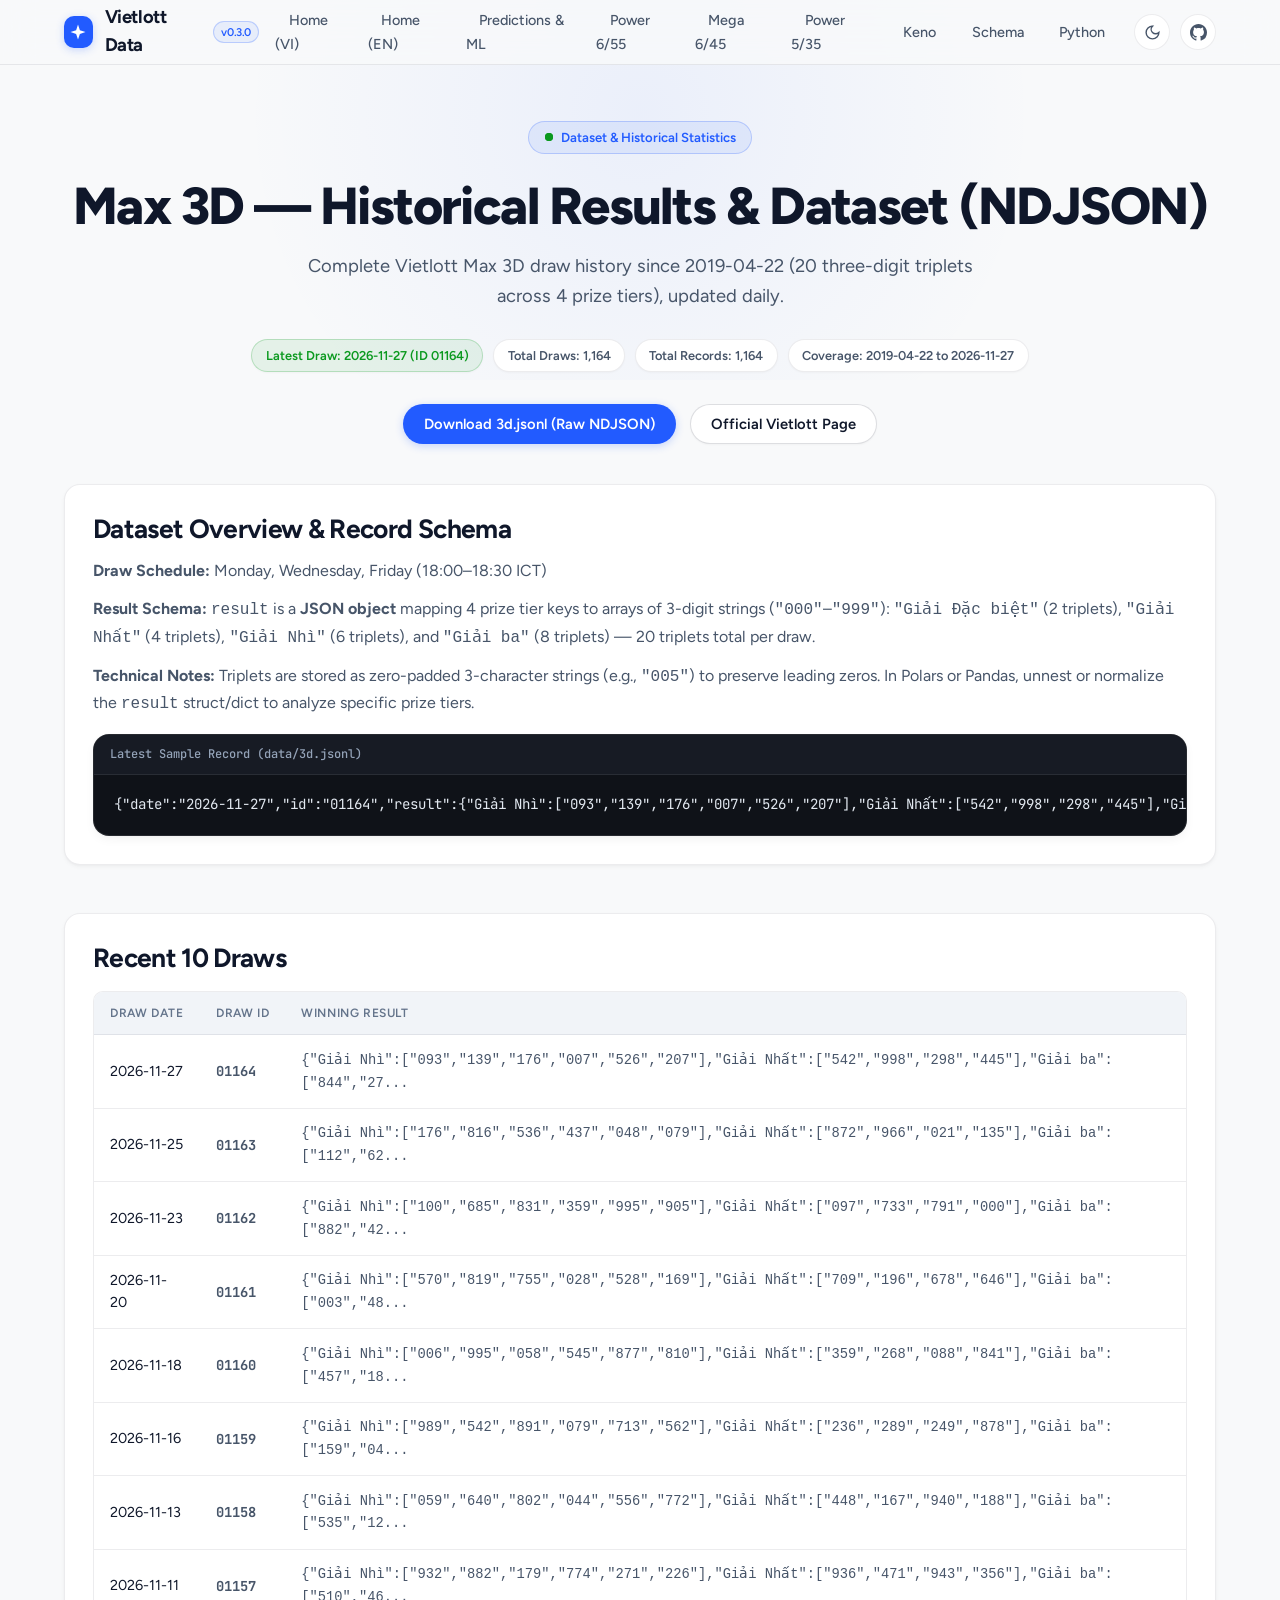
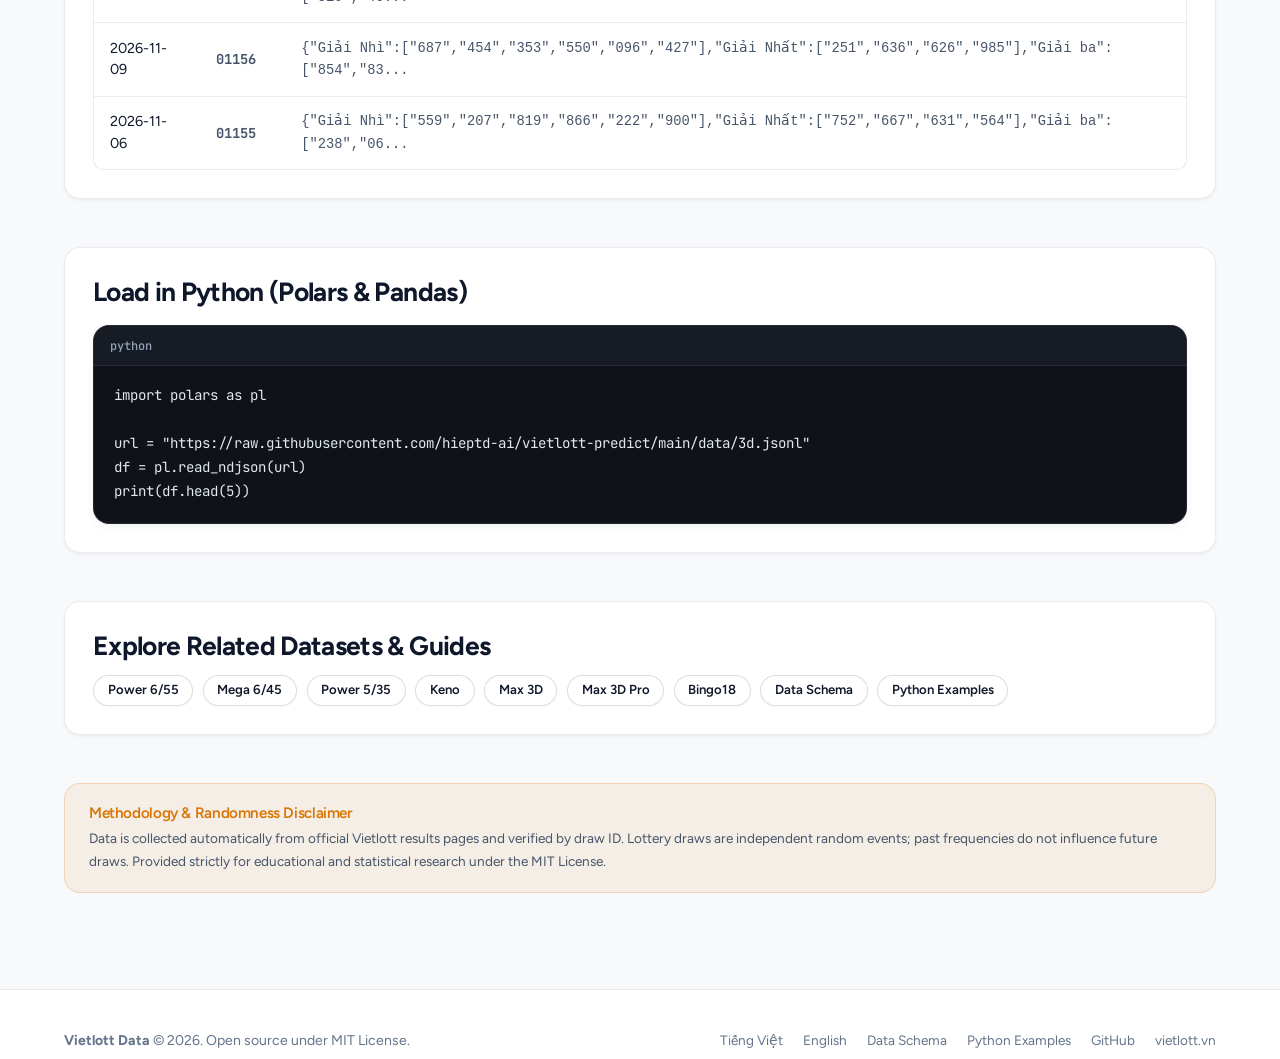
<file: docs/max-3d/index.html>
<!doctype html>
<html lang="en" data-theme="light">
    <head>
        <meta charset="UTF-8" />
        <meta name="viewport" content="width=device-width, initial-scale=1.0" />
        <title>Vietlott Max 3D Historical Dataset &amp; Results (NDJSON) — Vietlott Data</title>
        <meta name="description" content="Download historical Vietlott Max 3D lottery results in NDJSON format (3d.jsonl). Each draw maps 4 Vietnamese prize tiers to 20 3-digit string triplets." />
        <meta name="author" content="hieptd-ai" />
        <meta name="robots" content="index, follow, max-snippet:-1, max-image-preview:large" />
        <link rel="alternate" type="text/plain" href="https://hieptd-ai.github.io/vietlott-predict/llms.txt" title="LLM-readable summary" />
        <meta property="og:type" content="website" />
        <meta property="og:url" content="https://hieptd-ai.github.io/vietlott-predict/max-3d/" />
        <meta property="og:title" content="Vietlott Max 3D Historical Dataset &amp; Results (NDJSON) — Vietlott Data" />
        <meta property="og:description" content="Download historical Vietlott Max 3D lottery results in NDJSON format (3d.jsonl). Each draw maps 4 Vietnamese prize tiers to 20 3-digit string triplets." />
        <meta property="og:image" content="https://hieptd-ai.github.io/vietlott-predict/assets/screenshot.png" />
        <meta property="og:locale" content="en_US" />
        <meta name="twitter:card" content="summary_large_image" />
        <meta name="twitter:title" content="Vietlott Max 3D Historical Dataset &amp; Results (NDJSON) — Vietlott Data" />
        <meta name="twitter:description" content="Download historical Vietlott Max 3D lottery results in NDJSON format (3d.jsonl). Each draw maps 4 Vietnamese prize tiers to 20 3-digit string triplets." />
        <meta name="twitter:image" content="https://hieptd-ai.github.io/vietlott-predict/assets/screenshot.png" />
        <link rel="canonical" href="https://hieptd-ai.github.io/vietlott-predict/max-3d/" />
        <link rel="preconnect" href="https://fonts.googleapis.com" />
        <link rel="preconnect" href="https://fonts.gstatic.com" crossorigin />
        <link href="https://fonts.googleapis.com/css2?family=Figtree:wght@400;500;600;700;800&family=JetBrains+Mono:wght@400;500;600&display=swap" rel="stylesheet" />
        <link rel="stylesheet" href="../styles.css" />
        <link rel="icon" type="image/svg+xml" href="data:image/svg+xml,<svg xmlns=%22http://www.w3.org/2000/svg%22 viewBox=%220 0 100 100%22><text y=%22.9em%22 font-size=%2290%22>V</text></svg>" />
    </head>
    <body>
        <div class="ambient-glow" aria-hidden="true"></div>
        <header class="top-nav-wrapper">
            <div class="container">
                <nav class="top-nav" aria-label="Main Navigation">
                    <a href="../" class="brand-link">
                        <div class="brand-icon" aria-hidden="true">
                            <svg viewBox="0 0 24 24" fill="currentColor">
                                <path d="M12 2L14.5 9.5L22 12L14.5 14.5L12 22L9.5 14.5L2 12L9.5 9.5L12 2Z" />
                            </svg>
                        </div>
                        <span>Vietlott Data</span>
                        <span class="brand-version">v0.3.0</span>
                    </a>
                    <ul class="nav-menu">
                        <li><a href="../" class="nav-link">Home (VI)</a></li>
                        <li><a href="../en/" class="nav-link">Home (EN)</a></li>
                        <li><a href="../analysis/" class="nav-link">Predictions &amp; ML</a></li>
                        <li><a href="../power-6-55/" class="nav-link">Power 6/55</a></li>
                        <li><a href="../mega-6-45/" class="nav-link">Mega 6/45</a></li>
                        <li><a href="../power-5-35/" class="nav-link">Power 5/35</a></li>
                        <li><a href="../keno/" class="nav-link">Keno</a></li>
                        <li><a href="../data-schema/" class="nav-link">Schema</a></li>
                        <li><a href="../python-examples/" class="nav-link">Python</a></li>
                    </ul>
                    <div class="nav-actions">
                        <button class="icon-btn theme-toggle-btn" id="themeToggleBtn" aria-label="Toggle dark mode">
                            <svg class="theme-icon-moon" xmlns="http://www.w3.org/2000/svg" viewBox="0 0 24 24" fill="none" stroke="currentColor" stroke-width="2"><path d="M12 3a6 6 0 0 0 9 9 9 9 0 1 1-9-9Z"></path></svg>
                            <svg class="theme-icon-sun" xmlns="http://www.w3.org/2000/svg" viewBox="0 0 24 24" fill="none" stroke="currentColor" stroke-width="2"><circle cx="12" cy="12" r="4"></circle><path d="M12 2v2M12 20v2M4.93 4.93l1.41 1.41M17.66 17.66l1.41 1.41M2 12h2M20 12h2M6.34 17.66l-1.41 1.41M19.07 4.93l-1.41 1.41"></path></svg>
                        </button>
                        <a href="https://github.com/hieptd-ai/vietlott-predict" target="_blank" rel="noreferrer" class="icon-btn" aria-label="GitHub Repository">
                            <svg xmlns="http://www.w3.org/2000/svg" viewBox="0 0 24 24" fill="currentColor"><path d="M12 0C5.37 0 0 5.37 0 12c0 5.31 3.435 9.795 8.205 11.385.6.105.825-.255.825-.57 0-.285-.015-1.23-.015-2.235-3.015.555-3.795-.735-4.035-1.41-.135-.345-.72-1.41-1.23-1.695-.42-.225-1.02-.78-.015-.795.945-.015 1.62.87 1.845 1.23 1.08 1.815 2.805 1.305 3.495.99.105-.78.42-1.305.765-1.605-2.67-.3-5.46-1.335-5.46-5.925 0-1.305.465-2.385 1.23-3.225-.12-.3-.54-1.53.12-3.18 0 0 1.005-.315 3.3 1.23.96-.27 1.98-.405 3-.405s2.04.135 3 .405c2.295-1.56 3.3-1.23 3.3-1.23.66 1.65.24 2.88.12 3.18.765.84 1.23 1.905 1.23 3.225 0 4.605-2.805 5.625-5.475 5.925.435.375.81 1.095.81 2.22 0 1.605-.015 2.895-.015 3.3 0 .315.225.69.825.57A12.02 12.02 0 0 0 24 12c0-6.63-5.37-12-12-12Z" /></svg>
                        </a>
                    </div>
                </nav>
            </div>
        </header>
        <main class="container">
            <section class="hero-section">
                <div class="hero-pill">
                    <span class="status-dot"></span>
                    <span>Dataset &amp; Historical Statistics</span>
                </div>
                <h1 class="hero-title">Max 3D — Historical Results &amp; Dataset (NDJSON)</h1>
                <p class="hero-subtitle">Complete Vietlott Max 3D draw history since 2019-04-22 (20 three-digit triplets across 4 prize tiers), updated daily.</p>
                <div class="badges">
                    <span class="badge badge-green"><span>Latest Draw: 2026-11-27 (ID 01164)</span></span>
                    <span class="badge"><span>Total Draws: 1,164</span></span>
                    <span class="badge"><span>Total Records: 1,164</span></span>
                    <span class="badge"><span>Coverage: 2019-04-22 to 2026-11-27</span></span>
                </div>
                <div class="hero-actions">
                    <a href="https://raw.githubusercontent.com/hieptd-ai/vietlott-predict/main/data/3d.jsonl" class="btn btn-primary" target="_blank" rel="noreferrer">
                        <span>Download 3d.jsonl (Raw NDJSON)</span>
                    </a>
                    <a href="https://vietlott.vn/vi/trung-thuong/ket-qua-trung-thuong/max-3d" class="btn btn-secondary" target="_blank" rel="noreferrer">
                        <span>Official Vietlott Page</span>
                    </a>
                </div>
            </section>

            <section class="section">
                <div class="card">
                    <h2 class="section-title" style="margin-bottom: 0.75rem;">Dataset Overview &amp; Record Schema</h2>
                    <p style="margin-bottom: 0.75rem;"><strong>Draw Schedule:</strong> Monday, Wednesday, Friday (18:00–18:30 ICT)</p>
                    <p style="margin-bottom: 0.75rem;"><strong>Result Schema:</strong> <code>result</code> is a <strong>JSON object</strong> mapping 4 prize tier keys to arrays of 3-digit strings (<code>"000"</code>–<code>"999"</code>): <code>"Giải Đặc biệt"</code> (2 triplets), <code>"Giải Nhất"</code> (4 triplets), <code>"Giải Nhì"</code> (6 triplets), and <code>"Giải ba"</code> (8 triplets) — 20 triplets total per draw.</p>
                    <p style="margin-bottom: 1rem;"><strong>Technical Notes:</strong> Triplets are stored as zero-padded 3-character strings (e.g., <code>"005"</code>) to preserve leading zeros. In Polars or Pandas, unnest or normalize the <code>result</code> struct/dict to analyze specific prize tiers.</p>
                    <div class="code-card" style="margin-bottom: 0;">
                        <div class="code-card-header">
                            <span class="code-card-title">Latest Sample Record (data/3d.jsonl)</span>
                        </div>
                        <pre class="code-block"><code>{&#34;date&#34;:&#34;2026-11-27&#34;,&#34;id&#34;:&#34;01164&#34;,&#34;result&#34;:{&#34;Giải Nhì&#34;:[&#34;093&#34;,&#34;139&#34;,&#34;176&#34;,&#34;007&#34;,&#34;526&#34;,&#34;207&#34;],&#34;Giải Nhất&#34;:[&#34;542&#34;,&#34;998&#34;,&#34;298&#34;,&#34;445&#34;],&#34;Giải ba&#34;:[&#34;844&#34;,&#34;276&#34;,&#34;560&#34;,&#34;733&#34;,&#34;151&#34;,&#34;658&#34;,&#34;378&#34;,&#34;189&#34;],&#34;Giải Đặc biệt&#34;:[&#34;953&#34;,&#34;827&#34;]}}</code></pre>
                    </div>
                </div>
            </section>

            <section class="section">
                <div class="card">
                    <h2 class="section-title" style="margin-bottom: 1rem;">Recent 10 Draws</h2>
                    <div class="stats-table">
                        <table>
                            <thead>
                                <tr>
                                    <th>Draw Date</th>
                                    <th>Draw ID</th>
                                    <th>Winning Result</th>
                                </tr>
                            </thead>
                            <tbody>
                                <tr>
                                    <td>2026-11-27</td>
                                    <td><strong>01164</strong></td>
                                    <td><code>{&#34;Giải Nhì&#34;:[&#34;093&#34;,&#34;139&#34;,&#34;176&#34;,&#34;007&#34;,&#34;526&#34;,&#34;207&#34;],&#34;Giải Nhất&#34;:[&#34;542&#34;,&#34;998&#34;,&#34;298&#34;,&#34;445&#34;],&#34;Giải ba&#34;:[&#34;844&#34;,&#34;27...</code></td>
                                </tr>
                                <tr>
                                    <td>2026-11-25</td>
                                    <td><strong>01163</strong></td>
                                    <td><code>{&#34;Giải Nhì&#34;:[&#34;176&#34;,&#34;816&#34;,&#34;536&#34;,&#34;437&#34;,&#34;048&#34;,&#34;079&#34;],&#34;Giải Nhất&#34;:[&#34;872&#34;,&#34;966&#34;,&#34;021&#34;,&#34;135&#34;],&#34;Giải ba&#34;:[&#34;112&#34;,&#34;62...</code></td>
                                </tr>
                                <tr>
                                    <td>2026-11-23</td>
                                    <td><strong>01162</strong></td>
                                    <td><code>{&#34;Giải Nhì&#34;:[&#34;100&#34;,&#34;685&#34;,&#34;831&#34;,&#34;359&#34;,&#34;995&#34;,&#34;905&#34;],&#34;Giải Nhất&#34;:[&#34;097&#34;,&#34;733&#34;,&#34;791&#34;,&#34;000&#34;],&#34;Giải ba&#34;:[&#34;882&#34;,&#34;42...</code></td>
                                </tr>
                                <tr>
                                    <td>2026-11-20</td>
                                    <td><strong>01161</strong></td>
                                    <td><code>{&#34;Giải Nhì&#34;:[&#34;570&#34;,&#34;819&#34;,&#34;755&#34;,&#34;028&#34;,&#34;528&#34;,&#34;169&#34;],&#34;Giải Nhất&#34;:[&#34;709&#34;,&#34;196&#34;,&#34;678&#34;,&#34;646&#34;],&#34;Giải ba&#34;:[&#34;003&#34;,&#34;48...</code></td>
                                </tr>
                                <tr>
                                    <td>2026-11-18</td>
                                    <td><strong>01160</strong></td>
                                    <td><code>{&#34;Giải Nhì&#34;:[&#34;006&#34;,&#34;995&#34;,&#34;058&#34;,&#34;545&#34;,&#34;877&#34;,&#34;810&#34;],&#34;Giải Nhất&#34;:[&#34;359&#34;,&#34;268&#34;,&#34;088&#34;,&#34;841&#34;],&#34;Giải ba&#34;:[&#34;457&#34;,&#34;18...</code></td>
                                </tr>
                                <tr>
                                    <td>2026-11-16</td>
                                    <td><strong>01159</strong></td>
                                    <td><code>{&#34;Giải Nhì&#34;:[&#34;989&#34;,&#34;542&#34;,&#34;891&#34;,&#34;079&#34;,&#34;713&#34;,&#34;562&#34;],&#34;Giải Nhất&#34;:[&#34;236&#34;,&#34;289&#34;,&#34;249&#34;,&#34;878&#34;],&#34;Giải ba&#34;:[&#34;159&#34;,&#34;04...</code></td>
                                </tr>
                                <tr>
                                    <td>2026-11-13</td>
                                    <td><strong>01158</strong></td>
                                    <td><code>{&#34;Giải Nhì&#34;:[&#34;059&#34;,&#34;640&#34;,&#34;802&#34;,&#34;044&#34;,&#34;556&#34;,&#34;772&#34;],&#34;Giải Nhất&#34;:[&#34;448&#34;,&#34;167&#34;,&#34;940&#34;,&#34;188&#34;],&#34;Giải ba&#34;:[&#34;535&#34;,&#34;12...</code></td>
                                </tr>
                                <tr>
                                    <td>2026-11-11</td>
                                    <td><strong>01157</strong></td>
                                    <td><code>{&#34;Giải Nhì&#34;:[&#34;932&#34;,&#34;882&#34;,&#34;179&#34;,&#34;774&#34;,&#34;271&#34;,&#34;226&#34;],&#34;Giải Nhất&#34;:[&#34;936&#34;,&#34;471&#34;,&#34;943&#34;,&#34;356&#34;],&#34;Giải ba&#34;:[&#34;510&#34;,&#34;46...</code></td>
                                </tr>
                                <tr>
                                    <td>2026-11-09</td>
                                    <td><strong>01156</strong></td>
                                    <td><code>{&#34;Giải Nhì&#34;:[&#34;687&#34;,&#34;454&#34;,&#34;353&#34;,&#34;550&#34;,&#34;096&#34;,&#34;427&#34;],&#34;Giải Nhất&#34;:[&#34;251&#34;,&#34;636&#34;,&#34;626&#34;,&#34;985&#34;],&#34;Giải ba&#34;:[&#34;854&#34;,&#34;83...</code></td>
                                </tr>
                                <tr>
                                    <td>2026-11-06</td>
                                    <td><strong>01155</strong></td>
                                    <td><code>{&#34;Giải Nhì&#34;:[&#34;559&#34;,&#34;207&#34;,&#34;819&#34;,&#34;866&#34;,&#34;222&#34;,&#34;900&#34;],&#34;Giải Nhất&#34;:[&#34;752&#34;,&#34;667&#34;,&#34;631&#34;,&#34;564&#34;],&#34;Giải ba&#34;:[&#34;238&#34;,&#34;06...</code></td>
                                </tr>
                            </tbody>
                        </table>
                    </div>
                </div>
            </section>

            <section class="section">
                <div class="card">
                    <h2 class="section-title" style="margin-bottom: 0.75rem;">Load in Python (Polars &amp; Pandas)</h2>
                    <div class="code-card" style="margin-bottom: 0;">
                        <div class="code-card-header">
                            <span class="code-card-title">python</span>
                        </div>
                        <pre class="code-block"><code>import polars as pl

url = "https://raw.githubusercontent.com/hieptd-ai/vietlott-predict/main/data/3d.jsonl"
df = pl.read_ndjson(url)
print(df.head(5))</code></pre>
                    </div>
                </div>
            </section>

            <section class="section">
                <div class="card">
                    <h2 class="section-title" style="margin-bottom: 0.75rem;">Explore Related Datasets &amp; Guides</h2>
                    <div style="display: flex; flex-wrap: wrap; gap: 0.6rem;">
                        <a href="../power-6-55/" class="btn btn-secondary btn-sm">Power 6/55</a>
                        <a href="../mega-6-45/" class="btn btn-secondary btn-sm">Mega 6/45</a>
                        <a href="../power-5-35/" class="btn btn-secondary btn-sm">Power 5/35</a>
                        <a href="../keno/" class="btn btn-secondary btn-sm">Keno</a>
                        <a href="../max-3d/" class="btn btn-secondary btn-sm">Max 3D</a>
                        <a href="../max-3d-pro/" class="btn btn-secondary btn-sm">Max 3D Pro</a>
                        <a href="../bingo18/" class="btn btn-secondary btn-sm">Bingo18</a>
                        <a href="../data-schema/" class="btn btn-secondary btn-sm">Data Schema</a>
                        <a href="../python-examples/" class="btn btn-secondary btn-sm">Python Examples</a>
                    </div>
                </div>
            </section>

            <section class="section">
                <div class="disclaimer">
                    <div>
                        <h4>Methodology &amp; Randomness Disclaimer</h4>
                        <p>Data is collected automatically from official Vietlott results pages and verified by draw ID. Lottery draws are independent random events; past frequencies do not influence future draws. Provided strictly for educational and statistical research under the MIT License.</p>
                    </div>
                </div>
            </section>
        </main>
        <footer class="footer">
            <div class="container footer-content">
                <div>
                    <strong>Vietlott Data</strong> &copy; 2026. Open source under MIT License.
                </div>
                <div class="footer-links">
                    <a href="../">Tiếng Việt</a>
                    <a href="../en/">English</a>
                    <a href="../data-schema/">Data Schema</a>
                    <a href="../python-examples/">Python Examples</a>
                    <a href="https://github.com/hieptd-ai/vietlott-predict" target="_blank" rel="noreferrer">GitHub</a>
                    <a href="https://vietlott.vn" target="_blank" rel="noreferrer">vietlott.vn</a>
                </div>
            </div>
        </footer>
        <script>
            function getPreferredTheme() {
                const stored = localStorage.getItem("vietlott-theme");
                if (stored) return stored;
                return window.matchMedia && window.matchMedia("(prefers-color-scheme: dark)").matches ? "dark" : "light";
            }
            function setTheme(theme) {
                document.documentElement.setAttribute("data-theme", theme);
                localStorage.setItem("vietlott-theme", theme);
            }
            setTheme(getPreferredTheme());
            const btn = document.getElementById("themeToggleBtn");
            if (btn) {
                btn.addEventListener("click", function () {
                    const current = document.documentElement.getAttribute("data-theme") || "light";
                    setTheme(current === "dark" ? "light" : "dark");
                });
            }
        </script>
    </body>
</html>
</file>
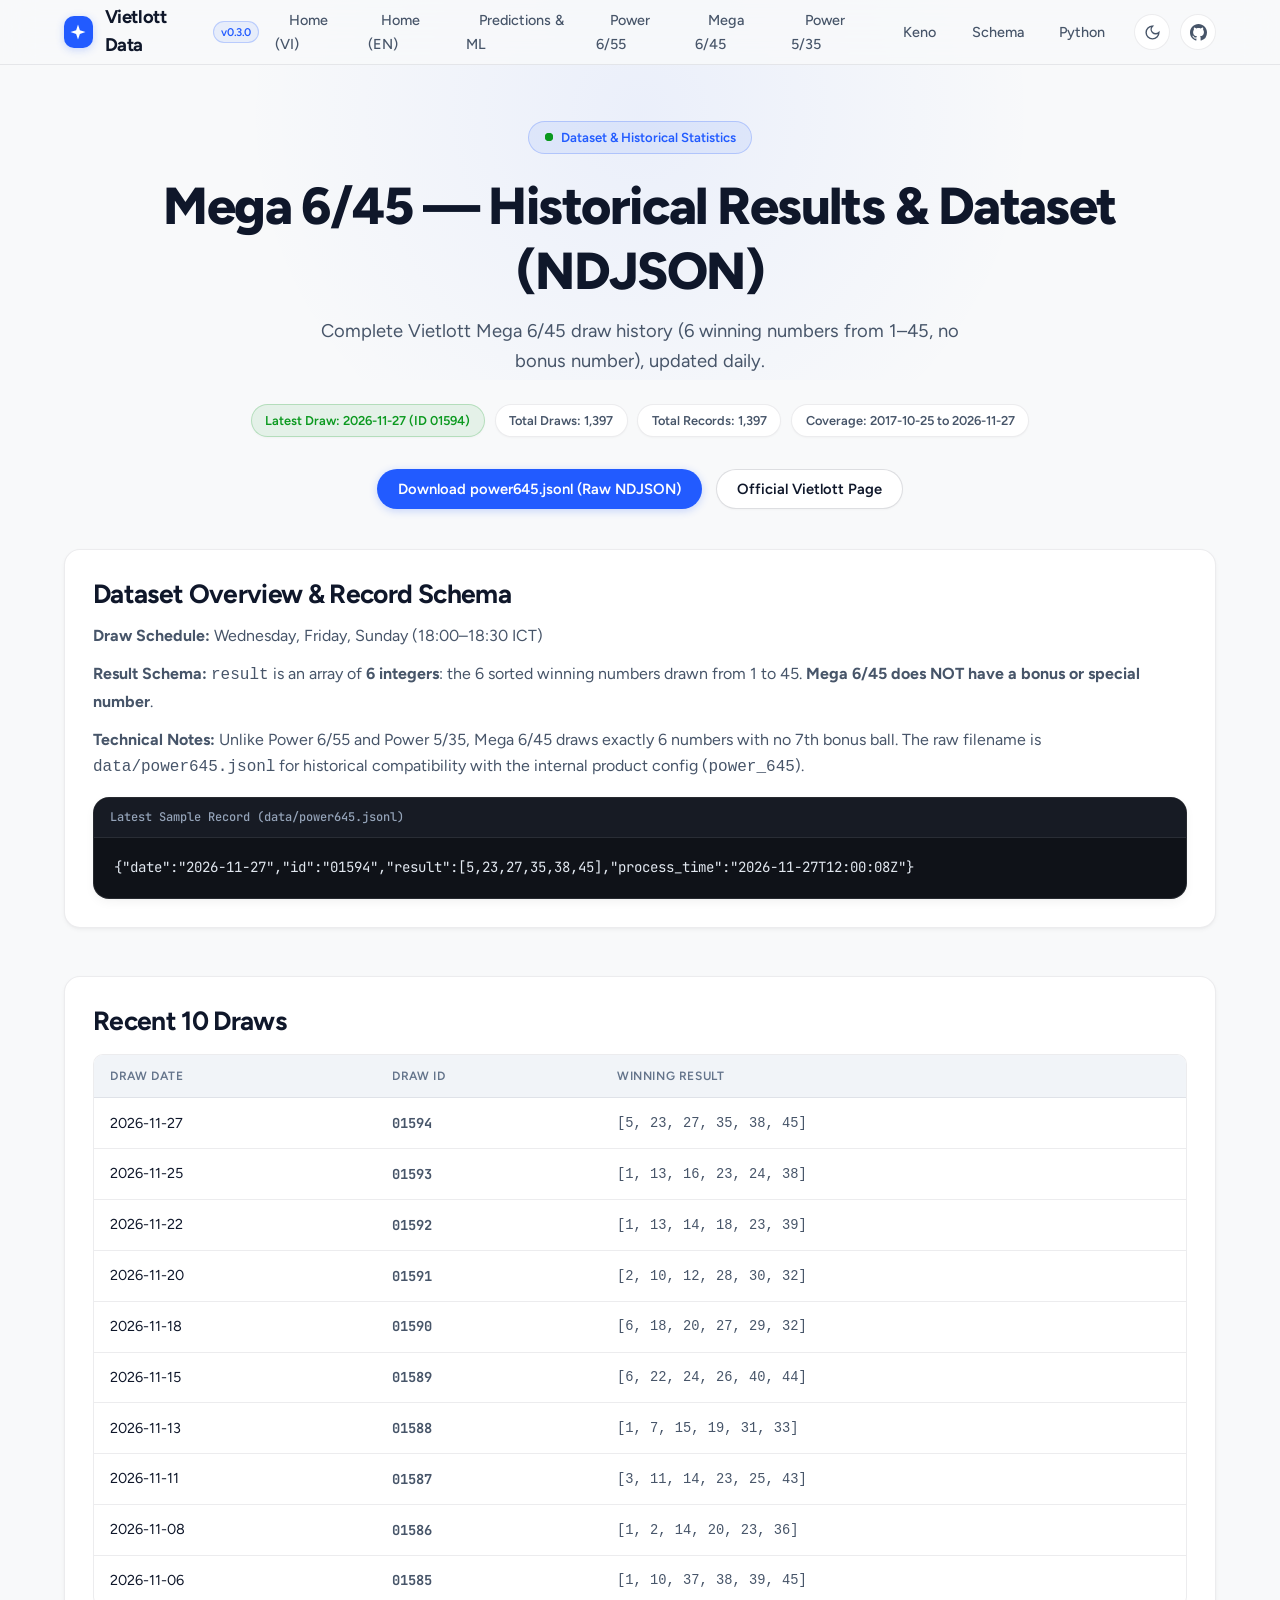
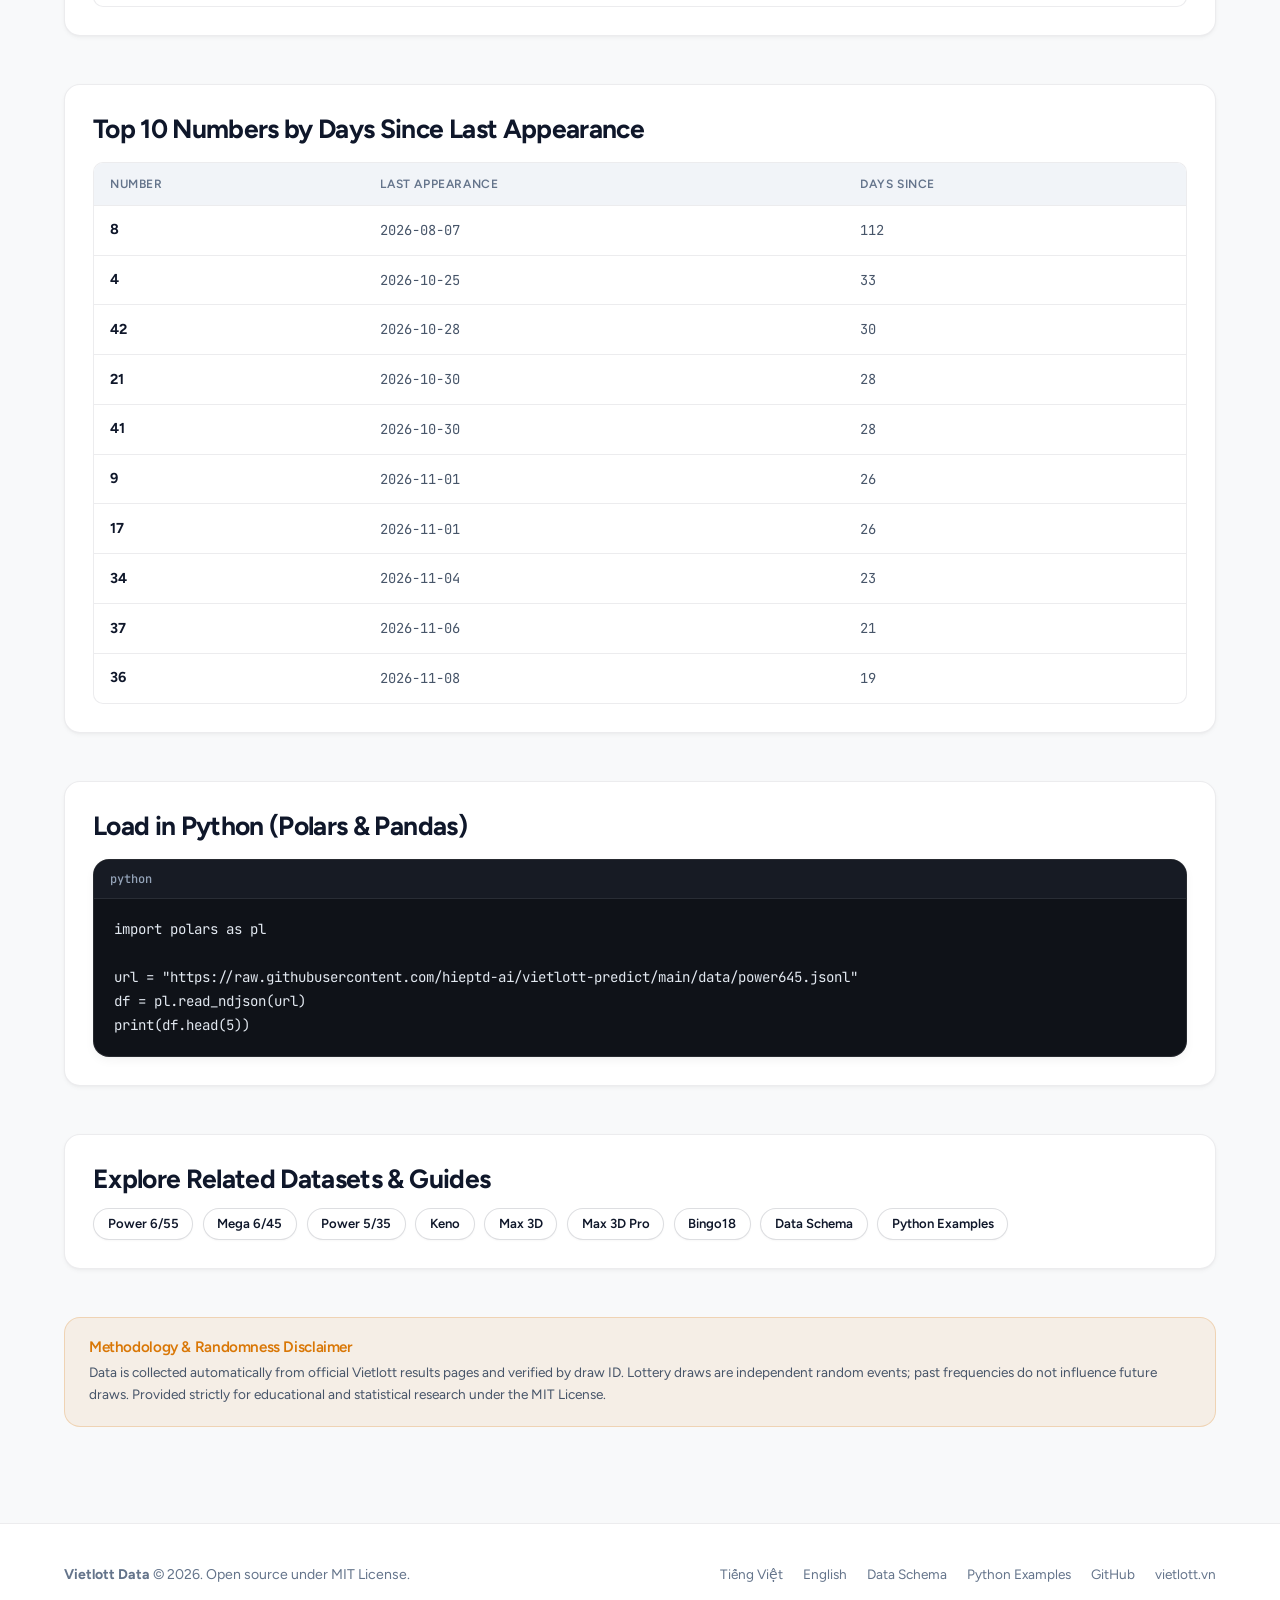
<file: docs/mega-6-45/index.html>
<!doctype html>
<html lang="en" data-theme="light">
    <head>
        <meta charset="UTF-8" />
        <meta name="viewport" content="width=device-width, initial-scale=1.0" />
        <title>Vietlott Mega 6/45 Historical Dataset &amp; Results (NDJSON) — Vietlott Data</title>
        <meta name="description" content="Free NDJSON dataset of Vietlott Mega 6/45 historical draw results (power645.jsonl). Features 6 winning numbers per draw (no bonus number), draw dates, IDs, and number frequency analytics." />
        <meta name="author" content="hieptd-ai" />
        <meta name="robots" content="index, follow, max-snippet:-1, max-image-preview:large" />
        <link rel="alternate" type="text/plain" href="https://hieptd-ai.github.io/vietlott-predict/llms.txt" title="LLM-readable summary" />
        <meta property="og:type" content="website" />
        <meta property="og:url" content="https://hieptd-ai.github.io/vietlott-predict/mega-6-45/" />
        <meta property="og:title" content="Vietlott Mega 6/45 Historical Dataset &amp; Results (NDJSON) — Vietlott Data" />
        <meta property="og:description" content="Free NDJSON dataset of Vietlott Mega 6/45 historical draw results (power645.jsonl). Features 6 winning numbers per draw (no bonus number), draw dates, IDs, and number frequency analytics." />
        <meta property="og:image" content="https://hieptd-ai.github.io/vietlott-predict/assets/screenshot.png" />
        <meta property="og:locale" content="en_US" />
        <meta name="twitter:card" content="summary_large_image" />
        <meta name="twitter:title" content="Vietlott Mega 6/45 Historical Dataset &amp; Results (NDJSON) — Vietlott Data" />
        <meta name="twitter:description" content="Free NDJSON dataset of Vietlott Mega 6/45 historical draw results (power645.jsonl). Features 6 winning numbers per draw (no bonus number), draw dates, IDs, and number frequency analytics." />
        <meta name="twitter:image" content="https://hieptd-ai.github.io/vietlott-predict/assets/screenshot.png" />
        <link rel="canonical" href="https://hieptd-ai.github.io/vietlott-predict/mega-6-45/" />
        <link rel="preconnect" href="https://fonts.googleapis.com" />
        <link rel="preconnect" href="https://fonts.gstatic.com" crossorigin />
        <link href="https://fonts.googleapis.com/css2?family=Figtree:wght@400;500;600;700;800&family=JetBrains+Mono:wght@400;500;600&display=swap" rel="stylesheet" />
        <link rel="stylesheet" href="../styles.css" />
        <link rel="icon" type="image/svg+xml" href="data:image/svg+xml,<svg xmlns=%22http://www.w3.org/2000/svg%22 viewBox=%220 0 100 100%22><text y=%22.9em%22 font-size=%2290%22>V</text></svg>" />
    </head>
    <body>
        <div class="ambient-glow" aria-hidden="true"></div>
        <header class="top-nav-wrapper">
            <div class="container">
                <nav class="top-nav" aria-label="Main Navigation">
                    <a href="../" class="brand-link">
                        <div class="brand-icon" aria-hidden="true">
                            <svg viewBox="0 0 24 24" fill="currentColor">
                                <path d="M12 2L14.5 9.5L22 12L14.5 14.5L12 22L9.5 14.5L2 12L9.5 9.5L12 2Z" />
                            </svg>
                        </div>
                        <span>Vietlott Data</span>
                        <span class="brand-version">v0.3.0</span>
                    </a>
                    <ul class="nav-menu">
                        <li><a href="../" class="nav-link">Home (VI)</a></li>
                        <li><a href="../en/" class="nav-link">Home (EN)</a></li>
                        <li><a href="../analysis/" class="nav-link">Predictions &amp; ML</a></li>
                        <li><a href="../power-6-55/" class="nav-link">Power 6/55</a></li>
                        <li><a href="../mega-6-45/" class="nav-link">Mega 6/45</a></li>
                        <li><a href="../power-5-35/" class="nav-link">Power 5/35</a></li>
                        <li><a href="../keno/" class="nav-link">Keno</a></li>
                        <li><a href="../data-schema/" class="nav-link">Schema</a></li>
                        <li><a href="../python-examples/" class="nav-link">Python</a></li>
                    </ul>
                    <div class="nav-actions">
                        <button class="icon-btn theme-toggle-btn" id="themeToggleBtn" aria-label="Toggle dark mode">
                            <svg class="theme-icon-moon" xmlns="http://www.w3.org/2000/svg" viewBox="0 0 24 24" fill="none" stroke="currentColor" stroke-width="2"><path d="M12 3a6 6 0 0 0 9 9 9 9 0 1 1-9-9Z"></path></svg>
                            <svg class="theme-icon-sun" xmlns="http://www.w3.org/2000/svg" viewBox="0 0 24 24" fill="none" stroke="currentColor" stroke-width="2"><circle cx="12" cy="12" r="4"></circle><path d="M12 2v2M12 20v2M4.93 4.93l1.41 1.41M17.66 17.66l1.41 1.41M2 12h2M20 12h2M6.34 17.66l-1.41 1.41M19.07 4.93l-1.41 1.41"></path></svg>
                        </button>
                        <a href="https://github.com/hieptd-ai/vietlott-predict" target="_blank" rel="noreferrer" class="icon-btn" aria-label="GitHub Repository">
                            <svg xmlns="http://www.w3.org/2000/svg" viewBox="0 0 24 24" fill="currentColor"><path d="M12 0C5.37 0 0 5.37 0 12c0 5.31 3.435 9.795 8.205 11.385.6.105.825-.255.825-.57 0-.285-.015-1.23-.015-2.235-3.015.555-3.795-.735-4.035-1.41-.135-.345-.72-1.41-1.23-1.695-.42-.225-1.02-.78-.015-.795.945-.015 1.62.87 1.845 1.23 1.08 1.815 2.805 1.305 3.495.99.105-.78.42-1.305.765-1.605-2.67-.3-5.46-1.335-5.46-5.925 0-1.305.465-2.385 1.23-3.225-.12-.3-.54-1.53.12-3.18 0 0 1.005-.315 3.3 1.23.96-.27 1.98-.405 3-.405s2.04.135 3 .405c2.295-1.56 3.3-1.23 3.3-1.23.66 1.65.24 2.88.12 3.18.765.84 1.23 1.905 1.23 3.225 0 4.605-2.805 5.625-5.475 5.925.435.375.81 1.095.81 2.22 0 1.605-.015 2.895-.015 3.3 0 .315.225.69.825.57A12.02 12.02 0 0 0 24 12c0-6.63-5.37-12-12-12Z" /></svg>
                        </a>
                    </div>
                </nav>
            </div>
        </header>
        <main class="container">
            <section class="hero-section">
                <div class="hero-pill">
                    <span class="status-dot"></span>
                    <span>Dataset &amp; Historical Statistics</span>
                </div>
                <h1 class="hero-title">Mega 6/45 — Historical Results &amp; Dataset (NDJSON)</h1>
                <p class="hero-subtitle">Complete Vietlott Mega 6/45 draw history (6 winning numbers from 1–45, no bonus number), updated daily.</p>
                <div class="badges">
                    <span class="badge badge-green"><span>Latest Draw: 2026-11-27 (ID 01594)</span></span>
                    <span class="badge"><span>Total Draws: 1,397</span></span>
                    <span class="badge"><span>Total Records: 1,397</span></span>
                    <span class="badge"><span>Coverage: 2017-10-25 to 2026-11-27</span></span>
                </div>
                <div class="hero-actions">
                    <a href="https://raw.githubusercontent.com/hieptd-ai/vietlott-predict/main/data/power645.jsonl" class="btn btn-primary" target="_blank" rel="noreferrer">
                        <span>Download power645.jsonl (Raw NDJSON)</span>
                    </a>
                    <a href="https://vietlott.vn/vi/trung-thuong/ket-qua-trung-thuong/645" class="btn btn-secondary" target="_blank" rel="noreferrer">
                        <span>Official Vietlott Page</span>
                    </a>
                </div>
            </section>

            <section class="section">
                <div class="card">
                    <h2 class="section-title" style="margin-bottom: 0.75rem;">Dataset Overview &amp; Record Schema</h2>
                    <p style="margin-bottom: 0.75rem;"><strong>Draw Schedule:</strong> Wednesday, Friday, Sunday (18:00–18:30 ICT)</p>
                    <p style="margin-bottom: 0.75rem;"><strong>Result Schema:</strong> <code>result</code> is an array of <strong>6 integers</strong>: the 6 sorted winning numbers drawn from 1 to 45. <strong>Mega 6/45 does NOT have a bonus or special number</strong>.</p>
                    <p style="margin-bottom: 1rem;"><strong>Technical Notes:</strong> Unlike Power 6/55 and Power 5/35, Mega 6/45 draws exactly 6 numbers with no 7th bonus ball. The raw filename is <code>data/power645.jsonl</code> for historical compatibility with the internal product config (<code>power_645</code>).</p>
                    <div class="code-card" style="margin-bottom: 0;">
                        <div class="code-card-header">
                            <span class="code-card-title">Latest Sample Record (data/power645.jsonl)</span>
                        </div>
                        <pre class="code-block"><code>{&#34;date&#34;:&#34;2026-11-27&#34;,&#34;id&#34;:&#34;01594&#34;,&#34;result&#34;:[5,23,27,35,38,45],&#34;process_time&#34;:&#34;2026-11-27T12:00:08Z&#34;}</code></pre>
                    </div>
                </div>
            </section>

            <section class="section">
                <div class="card">
                    <h2 class="section-title" style="margin-bottom: 1rem;">Recent 10 Draws</h2>
                    <div class="stats-table">
                        <table>
                            <thead>
                                <tr>
                                    <th>Draw Date</th>
                                    <th>Draw ID</th>
                                    <th>Winning Result</th>
                                </tr>
                            </thead>
                            <tbody>
                                <tr>
                                    <td>2026-11-27</td>
                                    <td><strong>01594</strong></td>
                                    <td><code>[5, 23, 27, 35, 38, 45]</code></td>
                                </tr>
                                <tr>
                                    <td>2026-11-25</td>
                                    <td><strong>01593</strong></td>
                                    <td><code>[1, 13, 16, 23, 24, 38]</code></td>
                                </tr>
                                <tr>
                                    <td>2026-11-22</td>
                                    <td><strong>01592</strong></td>
                                    <td><code>[1, 13, 14, 18, 23, 39]</code></td>
                                </tr>
                                <tr>
                                    <td>2026-11-20</td>
                                    <td><strong>01591</strong></td>
                                    <td><code>[2, 10, 12, 28, 30, 32]</code></td>
                                </tr>
                                <tr>
                                    <td>2026-11-18</td>
                                    <td><strong>01590</strong></td>
                                    <td><code>[6, 18, 20, 27, 29, 32]</code></td>
                                </tr>
                                <tr>
                                    <td>2026-11-15</td>
                                    <td><strong>01589</strong></td>
                                    <td><code>[6, 22, 24, 26, 40, 44]</code></td>
                                </tr>
                                <tr>
                                    <td>2026-11-13</td>
                                    <td><strong>01588</strong></td>
                                    <td><code>[1, 7, 15, 19, 31, 33]</code></td>
                                </tr>
                                <tr>
                                    <td>2026-11-11</td>
                                    <td><strong>01587</strong></td>
                                    <td><code>[3, 11, 14, 23, 25, 43]</code></td>
                                </tr>
                                <tr>
                                    <td>2026-11-08</td>
                                    <td><strong>01586</strong></td>
                                    <td><code>[1, 2, 14, 20, 23, 36]</code></td>
                                </tr>
                                <tr>
                                    <td>2026-11-06</td>
                                    <td><strong>01585</strong></td>
                                    <td><code>[1, 10, 37, 38, 39, 45]</code></td>
                                </tr>
                            </tbody>
                        </table>
                    </div>
                </div>
            </section>

            <section class="section">
                <div class="card">
                    <h2 class="section-title" style="margin-bottom: 1rem;">Top 10 Numbers by Days Since Last Appearance</h2>
                    <div class="stats-table">
                        <table>
                            <thead>
                                <tr>
                                    <th>Number</th>
                                    <th>Last Appearance</th>
                                    <th>Days Since</th>
                                </tr>
                            </thead>
                            <tbody>
                                <tr>
                                    <td><strong>8</strong></td>
                                    <td>2026-08-07</td>
                                    <td>112</td>
                                </tr>
                                <tr>
                                    <td><strong>4</strong></td>
                                    <td>2026-10-25</td>
                                    <td>33</td>
                                </tr>
                                <tr>
                                    <td><strong>42</strong></td>
                                    <td>2026-10-28</td>
                                    <td>30</td>
                                </tr>
                                <tr>
                                    <td><strong>21</strong></td>
                                    <td>2026-10-30</td>
                                    <td>28</td>
                                </tr>
                                <tr>
                                    <td><strong>41</strong></td>
                                    <td>2026-10-30</td>
                                    <td>28</td>
                                </tr>
                                <tr>
                                    <td><strong>9</strong></td>
                                    <td>2026-11-01</td>
                                    <td>26</td>
                                </tr>
                                <tr>
                                    <td><strong>17</strong></td>
                                    <td>2026-11-01</td>
                                    <td>26</td>
                                </tr>
                                <tr>
                                    <td><strong>34</strong></td>
                                    <td>2026-11-04</td>
                                    <td>23</td>
                                </tr>
                                <tr>
                                    <td><strong>37</strong></td>
                                    <td>2026-11-06</td>
                                    <td>21</td>
                                </tr>
                                <tr>
                                    <td><strong>36</strong></td>
                                    <td>2026-11-08</td>
                                    <td>19</td>
                                </tr>
                            </tbody>
                        </table>
                    </div>
                </div>
            </section>
            <section class="section">
                <div class="card">
                    <h2 class="section-title" style="margin-bottom: 0.75rem;">Load in Python (Polars &amp; Pandas)</h2>
                    <div class="code-card" style="margin-bottom: 0;">
                        <div class="code-card-header">
                            <span class="code-card-title">python</span>
                        </div>
                        <pre class="code-block"><code>import polars as pl

url = "https://raw.githubusercontent.com/hieptd-ai/vietlott-predict/main/data/power645.jsonl"
df = pl.read_ndjson(url)
print(df.head(5))</code></pre>
                    </div>
                </div>
            </section>

            <section class="section">
                <div class="card">
                    <h2 class="section-title" style="margin-bottom: 0.75rem;">Explore Related Datasets &amp; Guides</h2>
                    <div style="display: flex; flex-wrap: wrap; gap: 0.6rem;">
                        <a href="../power-6-55/" class="btn btn-secondary btn-sm">Power 6/55</a>
                        <a href="../mega-6-45/" class="btn btn-secondary btn-sm">Mega 6/45</a>
                        <a href="../power-5-35/" class="btn btn-secondary btn-sm">Power 5/35</a>
                        <a href="../keno/" class="btn btn-secondary btn-sm">Keno</a>
                        <a href="../max-3d/" class="btn btn-secondary btn-sm">Max 3D</a>
                        <a href="../max-3d-pro/" class="btn btn-secondary btn-sm">Max 3D Pro</a>
                        <a href="../bingo18/" class="btn btn-secondary btn-sm">Bingo18</a>
                        <a href="../data-schema/" class="btn btn-secondary btn-sm">Data Schema</a>
                        <a href="../python-examples/" class="btn btn-secondary btn-sm">Python Examples</a>
                    </div>
                </div>
            </section>

            <section class="section">
                <div class="disclaimer">
                    <div>
                        <h4>Methodology &amp; Randomness Disclaimer</h4>
                        <p>Data is collected automatically from official Vietlott results pages and verified by draw ID. Lottery draws are independent random events; past frequencies do not influence future draws. Provided strictly for educational and statistical research under the MIT License.</p>
                    </div>
                </div>
            </section>
        </main>
        <footer class="footer">
            <div class="container footer-content">
                <div>
                    <strong>Vietlott Data</strong> &copy; 2026. Open source under MIT License.
                </div>
                <div class="footer-links">
                    <a href="../">Tiếng Việt</a>
                    <a href="../en/">English</a>
                    <a href="../data-schema/">Data Schema</a>
                    <a href="../python-examples/">Python Examples</a>
                    <a href="https://github.com/hieptd-ai/vietlott-predict" target="_blank" rel="noreferrer">GitHub</a>
                    <a href="https://vietlott.vn" target="_blank" rel="noreferrer">vietlott.vn</a>
                </div>
            </div>
        </footer>
        <script>
            function getPreferredTheme() {
                const stored = localStorage.getItem("vietlott-theme");
                if (stored) return stored;
                return window.matchMedia && window.matchMedia("(prefers-color-scheme: dark)").matches ? "dark" : "light";
            }
            function setTheme(theme) {
                document.documentElement.setAttribute("data-theme", theme);
                localStorage.setItem("vietlott-theme", theme);
            }
            setTheme(getPreferredTheme());
            const btn = document.getElementById("themeToggleBtn");
            if (btn) {
                btn.addEventListener("click", function () {
                    const current = document.documentElement.getAttribute("data-theme") || "light";
                    setTheme(current === "dark" ? "light" : "dark");
                });
            }
        </script>
    </body>
</html>
</file>
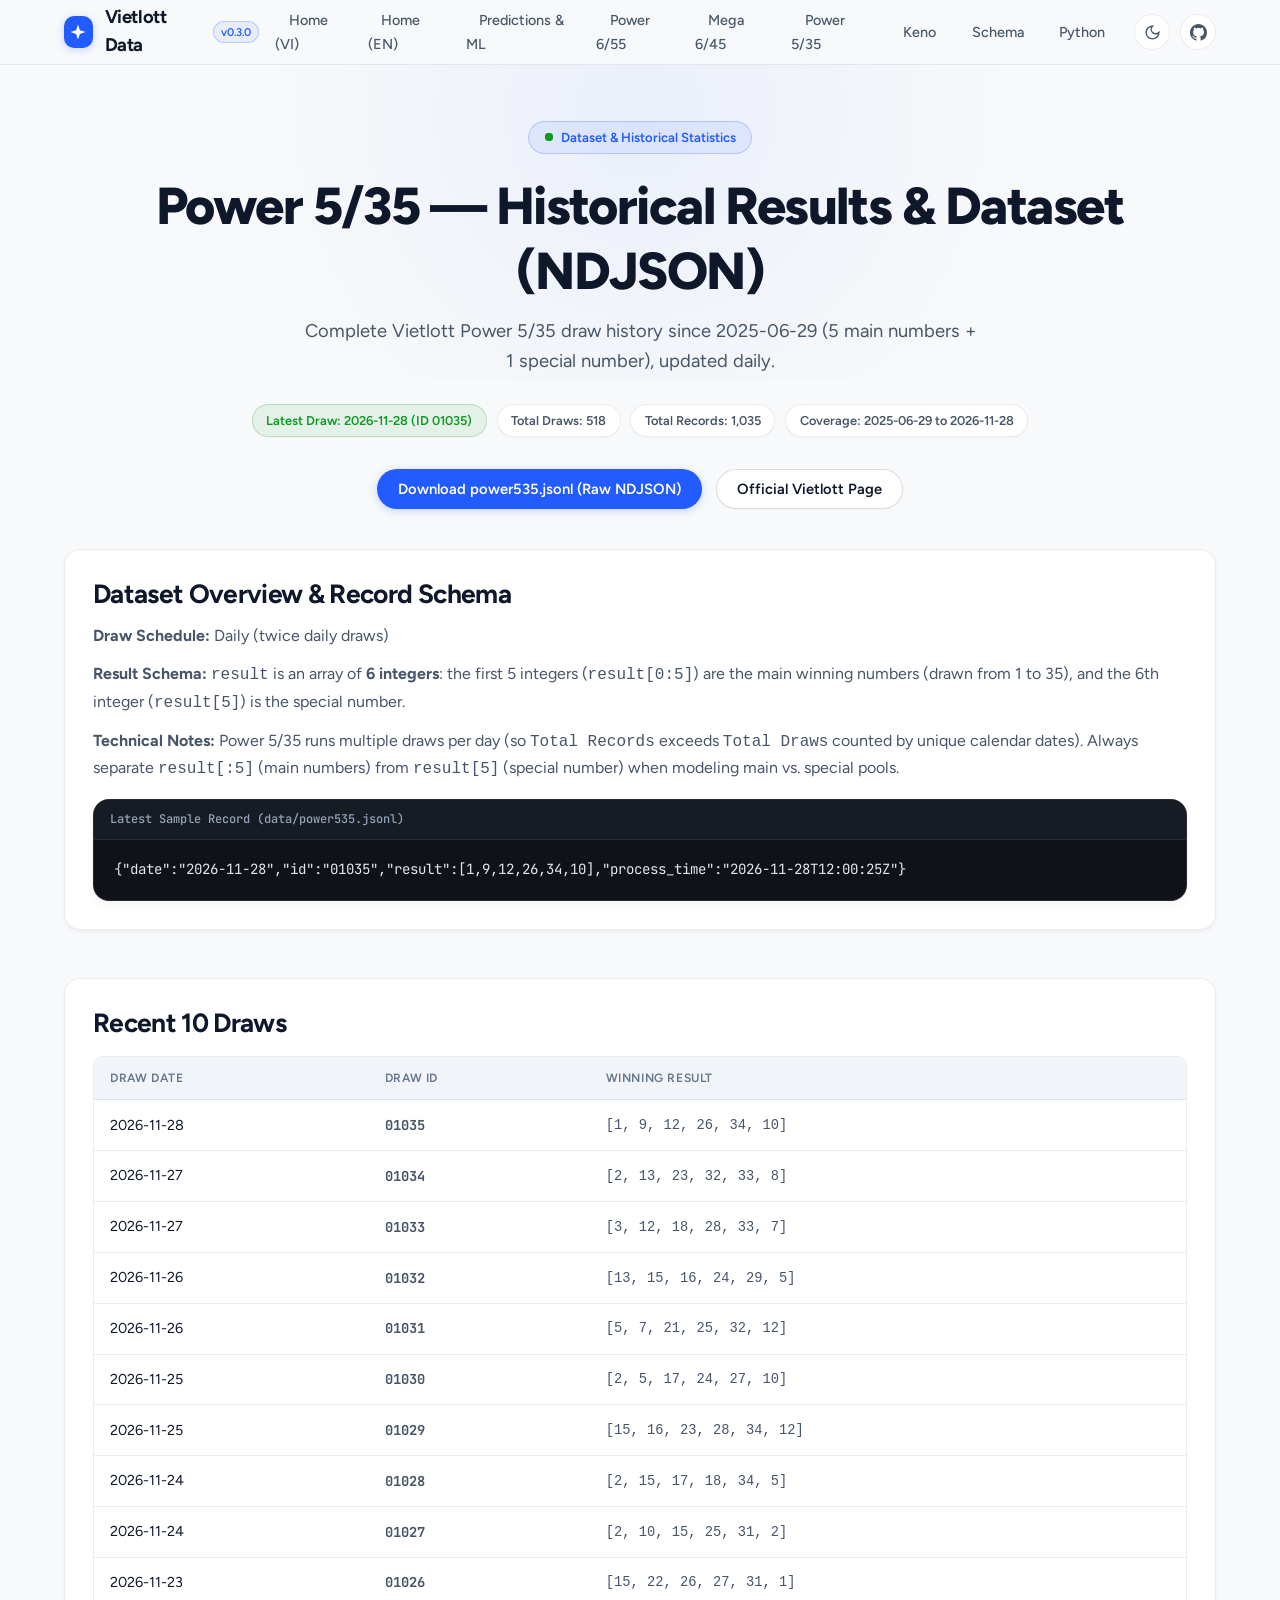
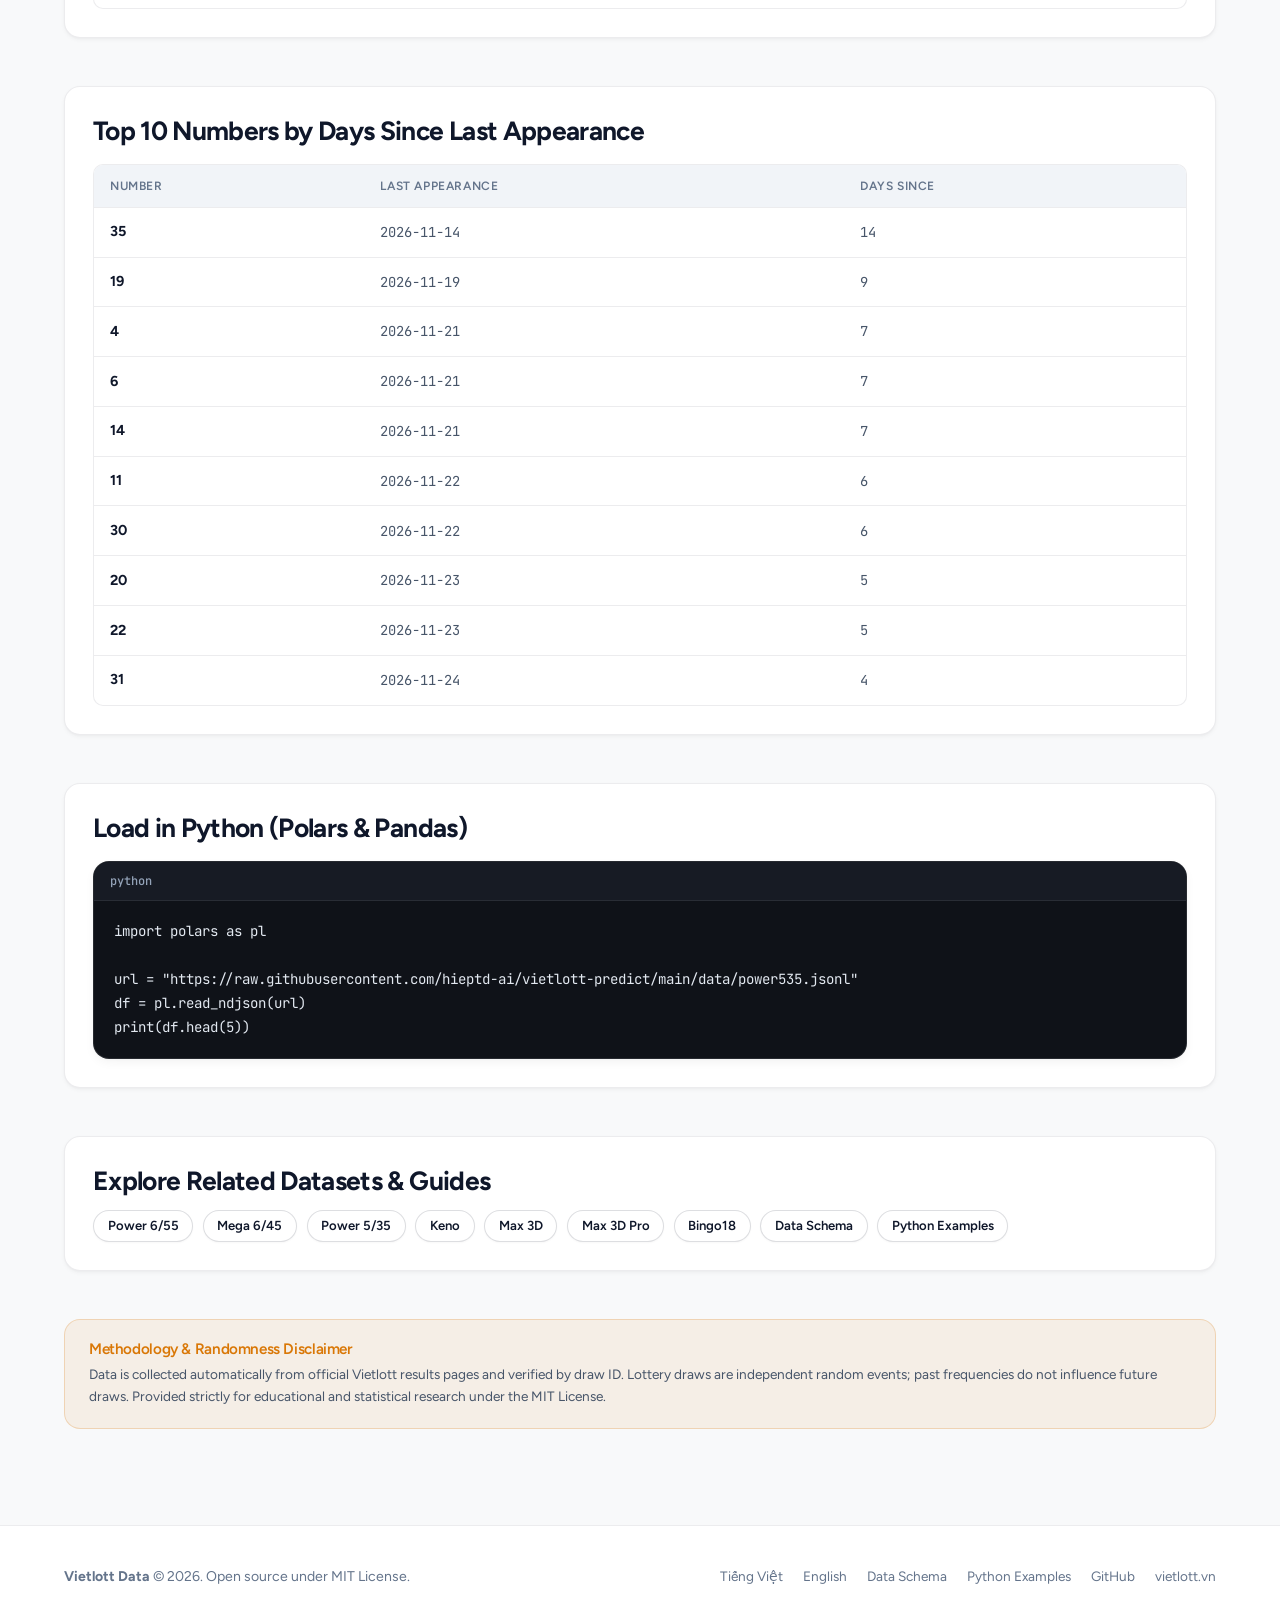
<file: docs/power-5-35/index.html>
<!doctype html>
<html lang="en" data-theme="light">
    <head>
        <meta charset="UTF-8" />
        <meta name="viewport" content="width=device-width, initial-scale=1.0" />
        <title>Vietlott Power 5/35 Historical Dataset &amp; Results (NDJSON) — Vietlott Data</title>
        <meta name="description" content="Download complete historical Vietlott Power 5/35 results in NDJSON format (power535.jsonl). Contains 5 main numbers (1–35) plus 1 special number per draw, updated daily." />
        <meta name="author" content="hieptd-ai" />
        <meta name="robots" content="index, follow, max-snippet:-1, max-image-preview:large" />
        <link rel="alternate" type="text/plain" href="https://hieptd-ai.github.io/vietlott-predict/llms.txt" title="LLM-readable summary" />
        <meta property="og:type" content="website" />
        <meta property="og:url" content="https://hieptd-ai.github.io/vietlott-predict/power-5-35/" />
        <meta property="og:title" content="Vietlott Power 5/35 Historical Dataset &amp; Results (NDJSON) — Vietlott Data" />
        <meta property="og:description" content="Download complete historical Vietlott Power 5/35 results in NDJSON format (power535.jsonl). Contains 5 main numbers (1–35) plus 1 special number per draw, updated daily." />
        <meta property="og:image" content="https://hieptd-ai.github.io/vietlott-predict/assets/screenshot.png" />
        <meta property="og:locale" content="en_US" />
        <meta name="twitter:card" content="summary_large_image" />
        <meta name="twitter:title" content="Vietlott Power 5/35 Historical Dataset &amp; Results (NDJSON) — Vietlott Data" />
        <meta name="twitter:description" content="Download complete historical Vietlott Power 5/35 results in NDJSON format (power535.jsonl). Contains 5 main numbers (1–35) plus 1 special number per draw, updated daily." />
        <meta name="twitter:image" content="https://hieptd-ai.github.io/vietlott-predict/assets/screenshot.png" />
        <link rel="canonical" href="https://hieptd-ai.github.io/vietlott-predict/power-5-35/" />
        <link rel="preconnect" href="https://fonts.googleapis.com" />
        <link rel="preconnect" href="https://fonts.gstatic.com" crossorigin />
        <link href="https://fonts.googleapis.com/css2?family=Figtree:wght@400;500;600;700;800&family=JetBrains+Mono:wght@400;500;600&display=swap" rel="stylesheet" />
        <link rel="stylesheet" href="../styles.css" />
        <link rel="icon" type="image/svg+xml" href="data:image/svg+xml,<svg xmlns=%22http://www.w3.org/2000/svg%22 viewBox=%220 0 100 100%22><text y=%22.9em%22 font-size=%2290%22>V</text></svg>" />
    </head>
    <body>
        <div class="ambient-glow" aria-hidden="true"></div>
        <header class="top-nav-wrapper">
            <div class="container">
                <nav class="top-nav" aria-label="Main Navigation">
                    <a href="../" class="brand-link">
                        <div class="brand-icon" aria-hidden="true">
                            <svg viewBox="0 0 24 24" fill="currentColor">
                                <path d="M12 2L14.5 9.5L22 12L14.5 14.5L12 22L9.5 14.5L2 12L9.5 9.5L12 2Z" />
                            </svg>
                        </div>
                        <span>Vietlott Data</span>
                        <span class="brand-version">v0.3.0</span>
                    </a>
                    <ul class="nav-menu">
                        <li><a href="../" class="nav-link">Home (VI)</a></li>
                        <li><a href="../en/" class="nav-link">Home (EN)</a></li>
                        <li><a href="../analysis/" class="nav-link">Predictions &amp; ML</a></li>
                        <li><a href="../power-6-55/" class="nav-link">Power 6/55</a></li>
                        <li><a href="../mega-6-45/" class="nav-link">Mega 6/45</a></li>
                        <li><a href="../power-5-35/" class="nav-link">Power 5/35</a></li>
                        <li><a href="../keno/" class="nav-link">Keno</a></li>
                        <li><a href="../data-schema/" class="nav-link">Schema</a></li>
                        <li><a href="../python-examples/" class="nav-link">Python</a></li>
                    </ul>
                    <div class="nav-actions">
                        <button class="icon-btn theme-toggle-btn" id="themeToggleBtn" aria-label="Toggle dark mode">
                            <svg class="theme-icon-moon" xmlns="http://www.w3.org/2000/svg" viewBox="0 0 24 24" fill="none" stroke="currentColor" stroke-width="2"><path d="M12 3a6 6 0 0 0 9 9 9 9 0 1 1-9-9Z"></path></svg>
                            <svg class="theme-icon-sun" xmlns="http://www.w3.org/2000/svg" viewBox="0 0 24 24" fill="none" stroke="currentColor" stroke-width="2"><circle cx="12" cy="12" r="4"></circle><path d="M12 2v2M12 20v2M4.93 4.93l1.41 1.41M17.66 17.66l1.41 1.41M2 12h2M20 12h2M6.34 17.66l-1.41 1.41M19.07 4.93l-1.41 1.41"></path></svg>
                        </button>
                        <a href="https://github.com/hieptd-ai/vietlott-predict" target="_blank" rel="noreferrer" class="icon-btn" aria-label="GitHub Repository">
                            <svg xmlns="http://www.w3.org/2000/svg" viewBox="0 0 24 24" fill="currentColor"><path d="M12 0C5.37 0 0 5.37 0 12c0 5.31 3.435 9.795 8.205 11.385.6.105.825-.255.825-.57 0-.285-.015-1.23-.015-2.235-3.015.555-3.795-.735-4.035-1.41-.135-.345-.72-1.41-1.23-1.695-.42-.225-1.02-.78-.015-.795.945-.015 1.62.87 1.845 1.23 1.08 1.815 2.805 1.305 3.495.99.105-.78.42-1.305.765-1.605-2.67-.3-5.46-1.335-5.46-5.925 0-1.305.465-2.385 1.23-3.225-.12-.3-.54-1.53.12-3.18 0 0 1.005-.315 3.3 1.23.96-.27 1.98-.405 3-.405s2.04.135 3 .405c2.295-1.56 3.3-1.23 3.3-1.23.66 1.65.24 2.88.12 3.18.765.84 1.23 1.905 1.23 3.225 0 4.605-2.805 5.625-5.475 5.925.435.375.81 1.095.81 2.22 0 1.605-.015 2.895-.015 3.3 0 .315.225.69.825.57A12.02 12.02 0 0 0 24 12c0-6.63-5.37-12-12-12Z" /></svg>
                        </a>
                    </div>
                </nav>
            </div>
        </header>
        <main class="container">
            <section class="hero-section">
                <div class="hero-pill">
                    <span class="status-dot"></span>
                    <span>Dataset &amp; Historical Statistics</span>
                </div>
                <h1 class="hero-title">Power 5/35 — Historical Results &amp; Dataset (NDJSON)</h1>
                <p class="hero-subtitle">Complete Vietlott Power 5/35 draw history since 2025-06-29 (5 main numbers + 1 special number), updated daily.</p>
                <div class="badges">
                    <span class="badge badge-green"><span>Latest Draw: 2026-11-28 (ID 01035)</span></span>
                    <span class="badge"><span>Total Draws: 518</span></span>
                    <span class="badge"><span>Total Records: 1,035</span></span>
                    <span class="badge"><span>Coverage: 2025-06-29 to 2026-11-28</span></span>
                </div>
                <div class="hero-actions">
                    <a href="https://raw.githubusercontent.com/hieptd-ai/vietlott-predict/main/data/power535.jsonl" class="btn btn-primary" target="_blank" rel="noreferrer">
                        <span>Download power535.jsonl (Raw NDJSON)</span>
                    </a>
                    <a href="https://vietlott.vn/vi/trung-thuong/ket-qua-trung-thuong/535" class="btn btn-secondary" target="_blank" rel="noreferrer">
                        <span>Official Vietlott Page</span>
                    </a>
                </div>
            </section>

            <section class="section">
                <div class="card">
                    <h2 class="section-title" style="margin-bottom: 0.75rem;">Dataset Overview &amp; Record Schema</h2>
                    <p style="margin-bottom: 0.75rem;"><strong>Draw Schedule:</strong> Daily (twice daily draws)</p>
                    <p style="margin-bottom: 0.75rem;"><strong>Result Schema:</strong> <code>result</code> is an array of <strong>6 integers</strong>: the first 5 integers (<code>result[0:5]</code>) are the main winning numbers (drawn from 1 to 35), and the 6th integer (<code>result[5]</code>) is the special number.</p>
                    <p style="margin-bottom: 1rem;"><strong>Technical Notes:</strong> Power 5/35 runs multiple draws per day (so <code>Total Records</code> exceeds <code>Total Draws</code> counted by unique calendar dates). Always separate <code>result[:5]</code> (main numbers) from <code>result[5]</code> (special number) when modeling main vs. special pools.</p>
                    <div class="code-card" style="margin-bottom: 0;">
                        <div class="code-card-header">
                            <span class="code-card-title">Latest Sample Record (data/power535.jsonl)</span>
                        </div>
                        <pre class="code-block"><code>{&#34;date&#34;:&#34;2026-11-28&#34;,&#34;id&#34;:&#34;01035&#34;,&#34;result&#34;:[1,9,12,26,34,10],&#34;process_time&#34;:&#34;2026-11-28T12:00:25Z&#34;}</code></pre>
                    </div>
                </div>
            </section>

            <section class="section">
                <div class="card">
                    <h2 class="section-title" style="margin-bottom: 1rem;">Recent 10 Draws</h2>
                    <div class="stats-table">
                        <table>
                            <thead>
                                <tr>
                                    <th>Draw Date</th>
                                    <th>Draw ID</th>
                                    <th>Winning Result</th>
                                </tr>
                            </thead>
                            <tbody>
                                <tr>
                                    <td>2026-11-28</td>
                                    <td><strong>01035</strong></td>
                                    <td><code>[1, 9, 12, 26, 34, 10]</code></td>
                                </tr>
                                <tr>
                                    <td>2026-11-27</td>
                                    <td><strong>01034</strong></td>
                                    <td><code>[2, 13, 23, 32, 33, 8]</code></td>
                                </tr>
                                <tr>
                                    <td>2026-11-27</td>
                                    <td><strong>01033</strong></td>
                                    <td><code>[3, 12, 18, 28, 33, 7]</code></td>
                                </tr>
                                <tr>
                                    <td>2026-11-26</td>
                                    <td><strong>01032</strong></td>
                                    <td><code>[13, 15, 16, 24, 29, 5]</code></td>
                                </tr>
                                <tr>
                                    <td>2026-11-26</td>
                                    <td><strong>01031</strong></td>
                                    <td><code>[5, 7, 21, 25, 32, 12]</code></td>
                                </tr>
                                <tr>
                                    <td>2026-11-25</td>
                                    <td><strong>01030</strong></td>
                                    <td><code>[2, 5, 17, 24, 27, 10]</code></td>
                                </tr>
                                <tr>
                                    <td>2026-11-25</td>
                                    <td><strong>01029</strong></td>
                                    <td><code>[15, 16, 23, 28, 34, 12]</code></td>
                                </tr>
                                <tr>
                                    <td>2026-11-24</td>
                                    <td><strong>01028</strong></td>
                                    <td><code>[2, 15, 17, 18, 34, 5]</code></td>
                                </tr>
                                <tr>
                                    <td>2026-11-24</td>
                                    <td><strong>01027</strong></td>
                                    <td><code>[2, 10, 15, 25, 31, 2]</code></td>
                                </tr>
                                <tr>
                                    <td>2026-11-23</td>
                                    <td><strong>01026</strong></td>
                                    <td><code>[15, 22, 26, 27, 31, 1]</code></td>
                                </tr>
                            </tbody>
                        </table>
                    </div>
                </div>
            </section>

            <section class="section">
                <div class="card">
                    <h2 class="section-title" style="margin-bottom: 1rem;">Top 10 Numbers by Days Since Last Appearance</h2>
                    <div class="stats-table">
                        <table>
                            <thead>
                                <tr>
                                    <th>Number</th>
                                    <th>Last Appearance</th>
                                    <th>Days Since</th>
                                </tr>
                            </thead>
                            <tbody>
                                <tr>
                                    <td><strong>35</strong></td>
                                    <td>2026-11-14</td>
                                    <td>14</td>
                                </tr>
                                <tr>
                                    <td><strong>19</strong></td>
                                    <td>2026-11-19</td>
                                    <td>9</td>
                                </tr>
                                <tr>
                                    <td><strong>4</strong></td>
                                    <td>2026-11-21</td>
                                    <td>7</td>
                                </tr>
                                <tr>
                                    <td><strong>6</strong></td>
                                    <td>2026-11-21</td>
                                    <td>7</td>
                                </tr>
                                <tr>
                                    <td><strong>14</strong></td>
                                    <td>2026-11-21</td>
                                    <td>7</td>
                                </tr>
                                <tr>
                                    <td><strong>11</strong></td>
                                    <td>2026-11-22</td>
                                    <td>6</td>
                                </tr>
                                <tr>
                                    <td><strong>30</strong></td>
                                    <td>2026-11-22</td>
                                    <td>6</td>
                                </tr>
                                <tr>
                                    <td><strong>20</strong></td>
                                    <td>2026-11-23</td>
                                    <td>5</td>
                                </tr>
                                <tr>
                                    <td><strong>22</strong></td>
                                    <td>2026-11-23</td>
                                    <td>5</td>
                                </tr>
                                <tr>
                                    <td><strong>31</strong></td>
                                    <td>2026-11-24</td>
                                    <td>4</td>
                                </tr>
                            </tbody>
                        </table>
                    </div>
                </div>
            </section>
            <section class="section">
                <div class="card">
                    <h2 class="section-title" style="margin-bottom: 0.75rem;">Load in Python (Polars &amp; Pandas)</h2>
                    <div class="code-card" style="margin-bottom: 0;">
                        <div class="code-card-header">
                            <span class="code-card-title">python</span>
                        </div>
                        <pre class="code-block"><code>import polars as pl

url = "https://raw.githubusercontent.com/hieptd-ai/vietlott-predict/main/data/power535.jsonl"
df = pl.read_ndjson(url)
print(df.head(5))</code></pre>
                    </div>
                </div>
            </section>

            <section class="section">
                <div class="card">
                    <h2 class="section-title" style="margin-bottom: 0.75rem;">Explore Related Datasets &amp; Guides</h2>
                    <div style="display: flex; flex-wrap: wrap; gap: 0.6rem;">
                        <a href="../power-6-55/" class="btn btn-secondary btn-sm">Power 6/55</a>
                        <a href="../mega-6-45/" class="btn btn-secondary btn-sm">Mega 6/45</a>
                        <a href="../power-5-35/" class="btn btn-secondary btn-sm">Power 5/35</a>
                        <a href="../keno/" class="btn btn-secondary btn-sm">Keno</a>
                        <a href="../max-3d/" class="btn btn-secondary btn-sm">Max 3D</a>
                        <a href="../max-3d-pro/" class="btn btn-secondary btn-sm">Max 3D Pro</a>
                        <a href="../bingo18/" class="btn btn-secondary btn-sm">Bingo18</a>
                        <a href="../data-schema/" class="btn btn-secondary btn-sm">Data Schema</a>
                        <a href="../python-examples/" class="btn btn-secondary btn-sm">Python Examples</a>
                    </div>
                </div>
            </section>

            <section class="section">
                <div class="disclaimer">
                    <div>
                        <h4>Methodology &amp; Randomness Disclaimer</h4>
                        <p>Data is collected automatically from official Vietlott results pages and verified by draw ID. Lottery draws are independent random events; past frequencies do not influence future draws. Provided strictly for educational and statistical research under the MIT License.</p>
                    </div>
                </div>
            </section>
        </main>
        <footer class="footer">
            <div class="container footer-content">
                <div>
                    <strong>Vietlott Data</strong> &copy; 2026. Open source under MIT License.
                </div>
                <div class="footer-links">
                    <a href="../">Tiếng Việt</a>
                    <a href="../en/">English</a>
                    <a href="../data-schema/">Data Schema</a>
                    <a href="../python-examples/">Python Examples</a>
                    <a href="https://github.com/hieptd-ai/vietlott-predict" target="_blank" rel="noreferrer">GitHub</a>
                    <a href="https://vietlott.vn" target="_blank" rel="noreferrer">vietlott.vn</a>
                </div>
            </div>
        </footer>
        <script>
            function getPreferredTheme() {
                const stored = localStorage.getItem("vietlott-theme");
                if (stored) return stored;
                return window.matchMedia && window.matchMedia("(prefers-color-scheme: dark)").matches ? "dark" : "light";
            }
            function setTheme(theme) {
                document.documentElement.setAttribute("data-theme", theme);
                localStorage.setItem("vietlott-theme", theme);
            }
            setTheme(getPreferredTheme());
            const btn = document.getElementById("themeToggleBtn");
            if (btn) {
                btn.addEventListener("click", function () {
                    const current = document.documentElement.getAttribute("data-theme") || "light";
                    setTheme(current === "dark" ? "light" : "dark");
                });
            }
        </script>
    </body>
</html>
</file>
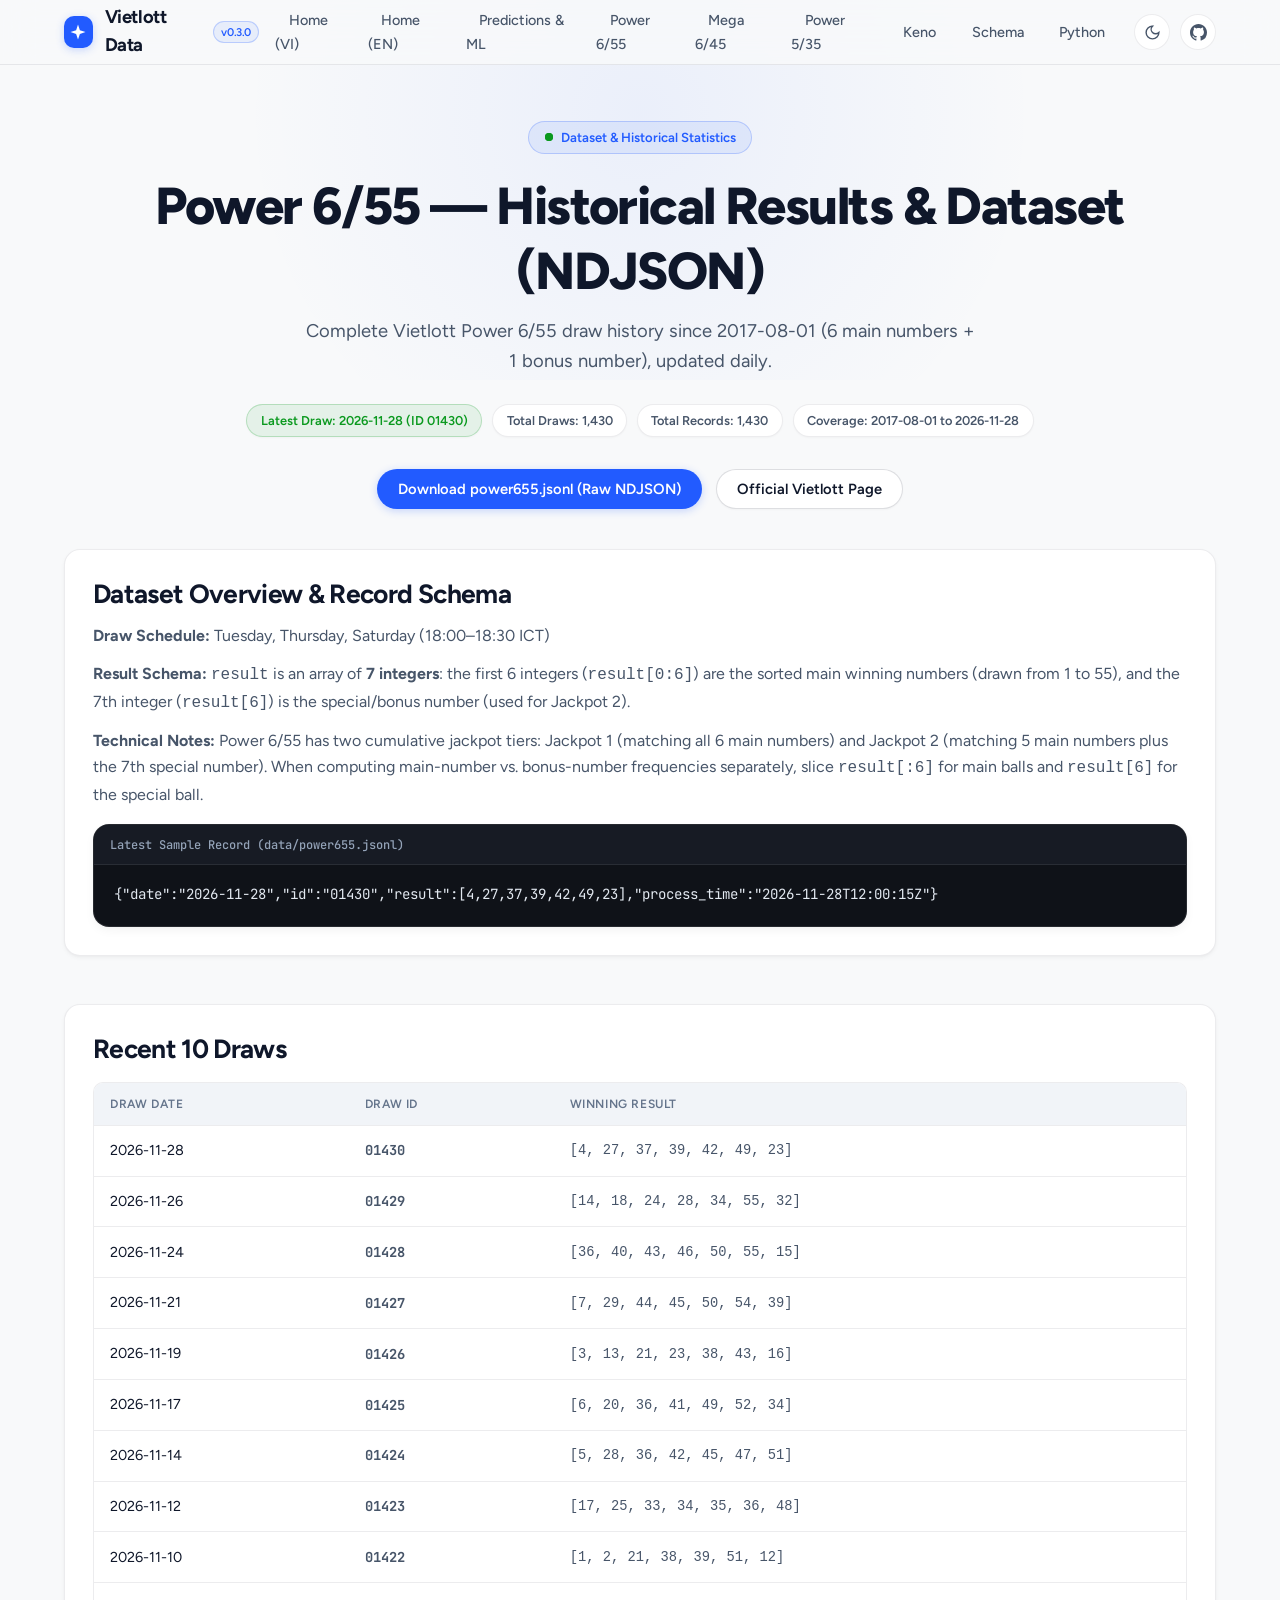
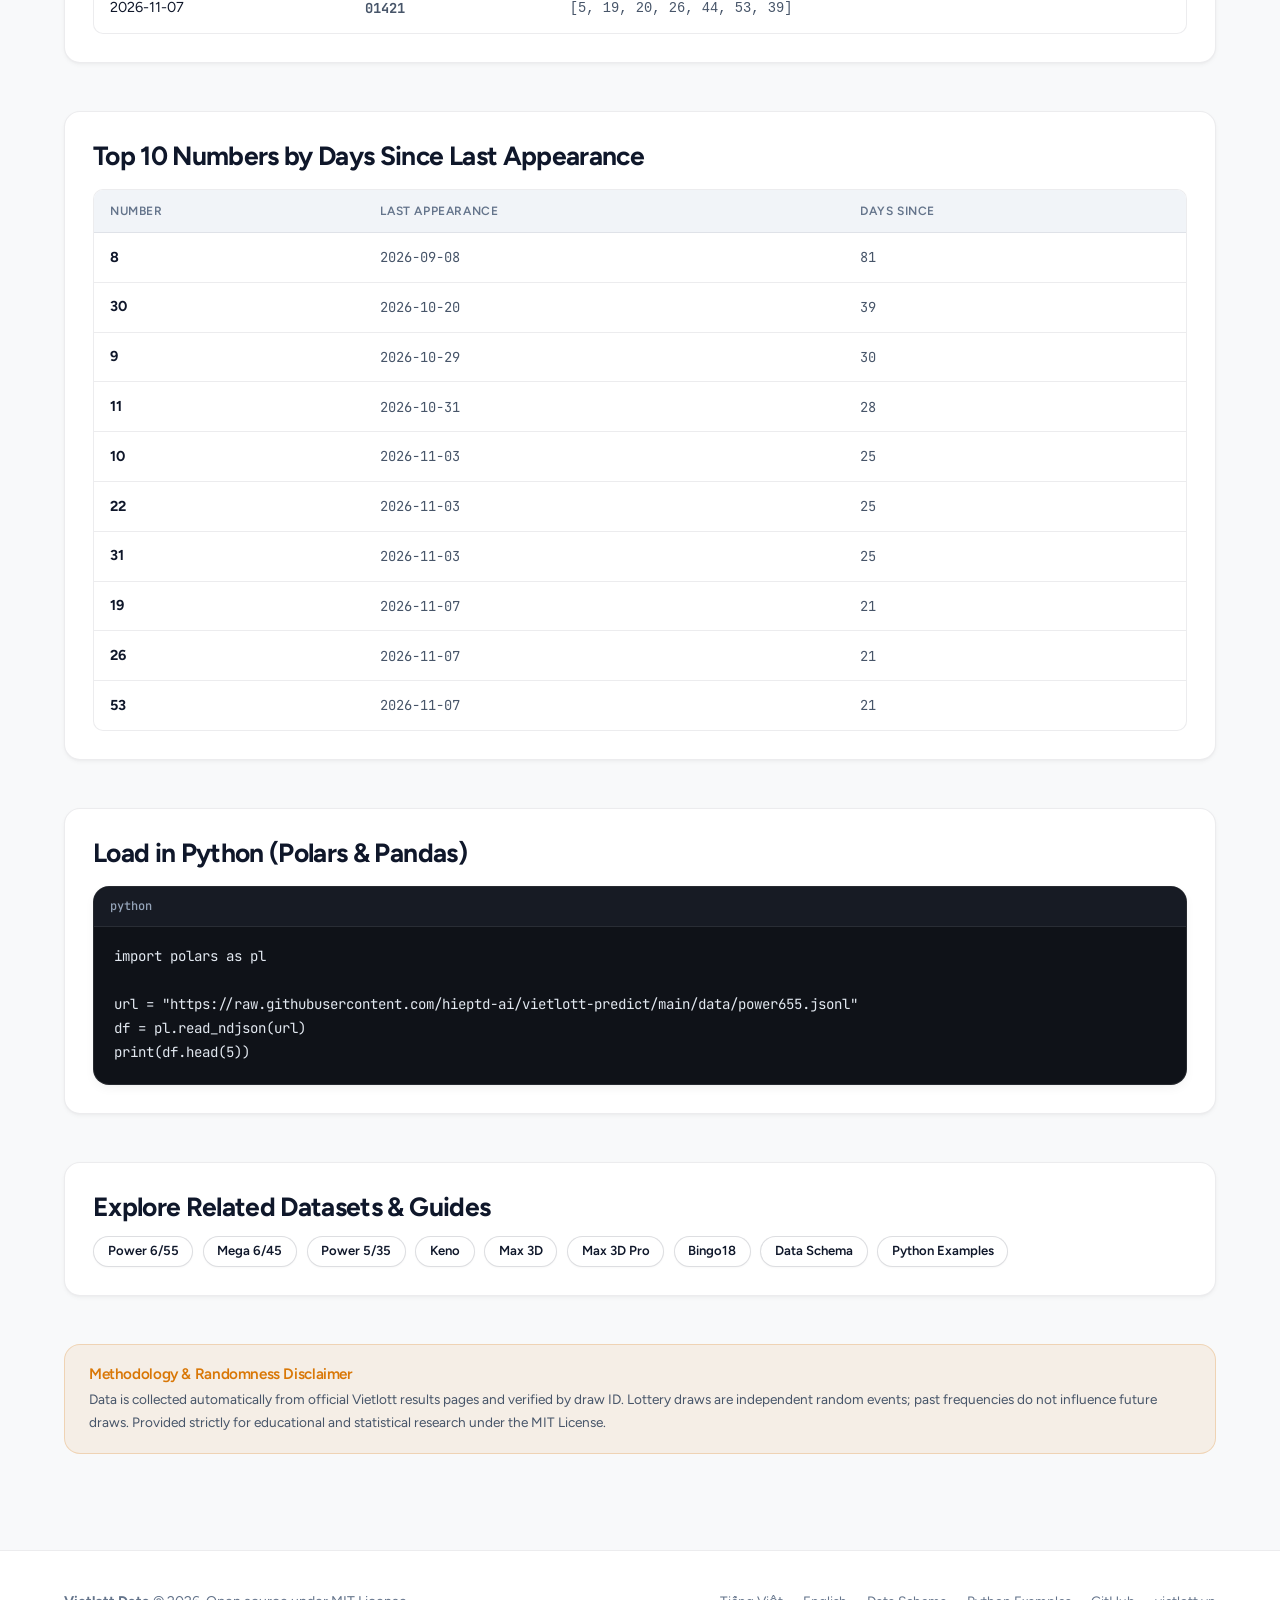
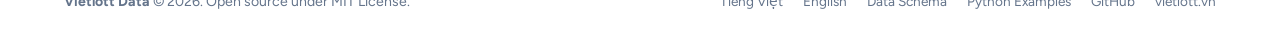
<file: docs/power-6-55/index.html>
<!doctype html>
<html lang="en" data-theme="light">
    <head>
        <meta charset="UTF-8" />
        <meta name="viewport" content="width=device-width, initial-scale=1.0" />
        <title>Vietlott Power 6/55 Historical Dataset &amp; Results (NDJSON) — Vietlott Data</title>
        <meta name="description" content="Download complete historical Vietlott Power 6/55 lottery results in NDJSON format. Includes every draw since August 2017, 6 main numbers (1–55) plus 1 bonus number, frequency statistics, and Python examples." />
        <meta name="author" content="hieptd-ai" />
        <meta name="robots" content="index, follow, max-snippet:-1, max-image-preview:large" />
        <link rel="alternate" type="text/plain" href="https://hieptd-ai.github.io/vietlott-predict/llms.txt" title="LLM-readable summary" />
        <meta property="og:type" content="website" />
        <meta property="og:url" content="https://hieptd-ai.github.io/vietlott-predict/power-6-55/" />
        <meta property="og:title" content="Vietlott Power 6/55 Historical Dataset &amp; Results (NDJSON) — Vietlott Data" />
        <meta property="og:description" content="Download complete historical Vietlott Power 6/55 lottery results in NDJSON format. Includes every draw since August 2017, 6 main numbers (1–55) plus 1 bonus number, frequency statistics, and Python examples." />
        <meta property="og:image" content="https://hieptd-ai.github.io/vietlott-predict/assets/screenshot.png" />
        <meta property="og:locale" content="en_US" />
        <meta name="twitter:card" content="summary_large_image" />
        <meta name="twitter:title" content="Vietlott Power 6/55 Historical Dataset &amp; Results (NDJSON) — Vietlott Data" />
        <meta name="twitter:description" content="Download complete historical Vietlott Power 6/55 lottery results in NDJSON format. Includes every draw since August 2017, 6 main numbers (1–55) plus 1 bonus number, frequency statistics, and Python examples." />
        <meta name="twitter:image" content="https://hieptd-ai.github.io/vietlott-predict/assets/screenshot.png" />
        <link rel="canonical" href="https://hieptd-ai.github.io/vietlott-predict/power-6-55/" />
        <link rel="preconnect" href="https://fonts.googleapis.com" />
        <link rel="preconnect" href="https://fonts.gstatic.com" crossorigin />
        <link href="https://fonts.googleapis.com/css2?family=Figtree:wght@400;500;600;700;800&family=JetBrains+Mono:wght@400;500;600&display=swap" rel="stylesheet" />
        <link rel="stylesheet" href="../styles.css" />
        <link rel="icon" type="image/svg+xml" href="data:image/svg+xml,<svg xmlns=%22http://www.w3.org/2000/svg%22 viewBox=%220 0 100 100%22><text y=%22.9em%22 font-size=%2290%22>V</text></svg>" />
    </head>
    <body>
        <div class="ambient-glow" aria-hidden="true"></div>
        <header class="top-nav-wrapper">
            <div class="container">
                <nav class="top-nav" aria-label="Main Navigation">
                    <a href="../" class="brand-link">
                        <div class="brand-icon" aria-hidden="true">
                            <svg viewBox="0 0 24 24" fill="currentColor">
                                <path d="M12 2L14.5 9.5L22 12L14.5 14.5L12 22L9.5 14.5L2 12L9.5 9.5L12 2Z" />
                            </svg>
                        </div>
                        <span>Vietlott Data</span>
                        <span class="brand-version">v0.3.0</span>
                    </a>
                    <ul class="nav-menu">
                        <li><a href="../" class="nav-link">Home (VI)</a></li>
                        <li><a href="../en/" class="nav-link">Home (EN)</a></li>
                        <li><a href="../analysis/" class="nav-link">Predictions &amp; ML</a></li>
                        <li><a href="../power-6-55/" class="nav-link">Power 6/55</a></li>
                        <li><a href="../mega-6-45/" class="nav-link">Mega 6/45</a></li>
                        <li><a href="../power-5-35/" class="nav-link">Power 5/35</a></li>
                        <li><a href="../keno/" class="nav-link">Keno</a></li>
                        <li><a href="../data-schema/" class="nav-link">Schema</a></li>
                        <li><a href="../python-examples/" class="nav-link">Python</a></li>
                    </ul>
                    <div class="nav-actions">
                        <button class="icon-btn theme-toggle-btn" id="themeToggleBtn" aria-label="Toggle dark mode">
                            <svg class="theme-icon-moon" xmlns="http://www.w3.org/2000/svg" viewBox="0 0 24 24" fill="none" stroke="currentColor" stroke-width="2"><path d="M12 3a6 6 0 0 0 9 9 9 9 0 1 1-9-9Z"></path></svg>
                            <svg class="theme-icon-sun" xmlns="http://www.w3.org/2000/svg" viewBox="0 0 24 24" fill="none" stroke="currentColor" stroke-width="2"><circle cx="12" cy="12" r="4"></circle><path d="M12 2v2M12 20v2M4.93 4.93l1.41 1.41M17.66 17.66l1.41 1.41M2 12h2M20 12h2M6.34 17.66l-1.41 1.41M19.07 4.93l-1.41 1.41"></path></svg>
                        </button>
                        <a href="https://github.com/hieptd-ai/vietlott-predict" target="_blank" rel="noreferrer" class="icon-btn" aria-label="GitHub Repository">
                            <svg xmlns="http://www.w3.org/2000/svg" viewBox="0 0 24 24" fill="currentColor"><path d="M12 0C5.37 0 0 5.37 0 12c0 5.31 3.435 9.795 8.205 11.385.6.105.825-.255.825-.57 0-.285-.015-1.23-.015-2.235-3.015.555-3.795-.735-4.035-1.41-.135-.345-.72-1.41-1.23-1.695-.42-.225-1.02-.78-.015-.795.945-.015 1.62.87 1.845 1.23 1.08 1.815 2.805 1.305 3.495.99.105-.78.42-1.305.765-1.605-2.67-.3-5.46-1.335-5.46-5.925 0-1.305.465-2.385 1.23-3.225-.12-.3-.54-1.53.12-3.18 0 0 1.005-.315 3.3 1.23.96-.27 1.98-.405 3-.405s2.04.135 3 .405c2.295-1.56 3.3-1.23 3.3-1.23.66 1.65.24 2.88.12 3.18.765.84 1.23 1.905 1.23 3.225 0 4.605-2.805 5.625-5.475 5.925.435.375.81 1.095.81 2.22 0 1.605-.015 2.895-.015 3.3 0 .315.225.69.825.57A12.02 12.02 0 0 0 24 12c0-6.63-5.37-12-12-12Z" /></svg>
                        </a>
                    </div>
                </nav>
            </div>
        </header>
        <main class="container">
            <section class="hero-section">
                <div class="hero-pill">
                    <span class="status-dot"></span>
                    <span>Dataset &amp; Historical Statistics</span>
                </div>
                <h1 class="hero-title">Power 6/55 — Historical Results &amp; Dataset (NDJSON)</h1>
                <p class="hero-subtitle">Complete Vietlott Power 6/55 draw history since 2017-08-01 (6 main numbers + 1 bonus number), updated daily.</p>
                <div class="badges">
                    <span class="badge badge-green"><span>Latest Draw: 2026-11-28 (ID 01430)</span></span>
                    <span class="badge"><span>Total Draws: 1,430</span></span>
                    <span class="badge"><span>Total Records: 1,430</span></span>
                    <span class="badge"><span>Coverage: 2017-08-01 to 2026-11-28</span></span>
                </div>
                <div class="hero-actions">
                    <a href="https://raw.githubusercontent.com/hieptd-ai/vietlott-predict/main/data/power655.jsonl" class="btn btn-primary" target="_blank" rel="noreferrer">
                        <span>Download power655.jsonl (Raw NDJSON)</span>
                    </a>
                    <a href="https://vietlott.vn/vi/trung-thuong/ket-qua-trung-thuong/655" class="btn btn-secondary" target="_blank" rel="noreferrer">
                        <span>Official Vietlott Page</span>
                    </a>
                </div>
            </section>

            <section class="section">
                <div class="card">
                    <h2 class="section-title" style="margin-bottom: 0.75rem;">Dataset Overview &amp; Record Schema</h2>
                    <p style="margin-bottom: 0.75rem;"><strong>Draw Schedule:</strong> Tuesday, Thursday, Saturday (18:00–18:30 ICT)</p>
                    <p style="margin-bottom: 0.75rem;"><strong>Result Schema:</strong> <code>result</code> is an array of <strong>7 integers</strong>: the first 6 integers (<code>result[0:6]</code>) are the sorted main winning numbers (drawn from 1 to 55), and the 7th integer (<code>result[6]</code>) is the special/bonus number (used for Jackpot 2).</p>
                    <p style="margin-bottom: 1rem;"><strong>Technical Notes:</strong> Power 6/55 has two cumulative jackpot tiers: Jackpot 1 (matching all 6 main numbers) and Jackpot 2 (matching 5 main numbers plus the 7th special number). When computing main-number vs. bonus-number frequencies separately, slice <code>result[:6]</code> for main balls and <code>result[6]</code> for the special ball.</p>
                    <div class="code-card" style="margin-bottom: 0;">
                        <div class="code-card-header">
                            <span class="code-card-title">Latest Sample Record (data/power655.jsonl)</span>
                        </div>
                        <pre class="code-block"><code>{&#34;date&#34;:&#34;2026-11-28&#34;,&#34;id&#34;:&#34;01430&#34;,&#34;result&#34;:[4,27,37,39,42,49,23],&#34;process_time&#34;:&#34;2026-11-28T12:00:15Z&#34;}</code></pre>
                    </div>
                </div>
            </section>

            <section class="section">
                <div class="card">
                    <h2 class="section-title" style="margin-bottom: 1rem;">Recent 10 Draws</h2>
                    <div class="stats-table">
                        <table>
                            <thead>
                                <tr>
                                    <th>Draw Date</th>
                                    <th>Draw ID</th>
                                    <th>Winning Result</th>
                                </tr>
                            </thead>
                            <tbody>
                                <tr>
                                    <td>2026-11-28</td>
                                    <td><strong>01430</strong></td>
                                    <td><code>[4, 27, 37, 39, 42, 49, 23]</code></td>
                                </tr>
                                <tr>
                                    <td>2026-11-26</td>
                                    <td><strong>01429</strong></td>
                                    <td><code>[14, 18, 24, 28, 34, 55, 32]</code></td>
                                </tr>
                                <tr>
                                    <td>2026-11-24</td>
                                    <td><strong>01428</strong></td>
                                    <td><code>[36, 40, 43, 46, 50, 55, 15]</code></td>
                                </tr>
                                <tr>
                                    <td>2026-11-21</td>
                                    <td><strong>01427</strong></td>
                                    <td><code>[7, 29, 44, 45, 50, 54, 39]</code></td>
                                </tr>
                                <tr>
                                    <td>2026-11-19</td>
                                    <td><strong>01426</strong></td>
                                    <td><code>[3, 13, 21, 23, 38, 43, 16]</code></td>
                                </tr>
                                <tr>
                                    <td>2026-11-17</td>
                                    <td><strong>01425</strong></td>
                                    <td><code>[6, 20, 36, 41, 49, 52, 34]</code></td>
                                </tr>
                                <tr>
                                    <td>2026-11-14</td>
                                    <td><strong>01424</strong></td>
                                    <td><code>[5, 28, 36, 42, 45, 47, 51]</code></td>
                                </tr>
                                <tr>
                                    <td>2026-11-12</td>
                                    <td><strong>01423</strong></td>
                                    <td><code>[17, 25, 33, 34, 35, 36, 48]</code></td>
                                </tr>
                                <tr>
                                    <td>2026-11-10</td>
                                    <td><strong>01422</strong></td>
                                    <td><code>[1, 2, 21, 38, 39, 51, 12]</code></td>
                                </tr>
                                <tr>
                                    <td>2026-11-07</td>
                                    <td><strong>01421</strong></td>
                                    <td><code>[5, 19, 20, 26, 44, 53, 39]</code></td>
                                </tr>
                            </tbody>
                        </table>
                    </div>
                </div>
            </section>

            <section class="section">
                <div class="card">
                    <h2 class="section-title" style="margin-bottom: 1rem;">Top 10 Numbers by Days Since Last Appearance</h2>
                    <div class="stats-table">
                        <table>
                            <thead>
                                <tr>
                                    <th>Number</th>
                                    <th>Last Appearance</th>
                                    <th>Days Since</th>
                                </tr>
                            </thead>
                            <tbody>
                                <tr>
                                    <td><strong>8</strong></td>
                                    <td>2026-09-08</td>
                                    <td>81</td>
                                </tr>
                                <tr>
                                    <td><strong>30</strong></td>
                                    <td>2026-10-20</td>
                                    <td>39</td>
                                </tr>
                                <tr>
                                    <td><strong>9</strong></td>
                                    <td>2026-10-29</td>
                                    <td>30</td>
                                </tr>
                                <tr>
                                    <td><strong>11</strong></td>
                                    <td>2026-10-31</td>
                                    <td>28</td>
                                </tr>
                                <tr>
                                    <td><strong>10</strong></td>
                                    <td>2026-11-03</td>
                                    <td>25</td>
                                </tr>
                                <tr>
                                    <td><strong>22</strong></td>
                                    <td>2026-11-03</td>
                                    <td>25</td>
                                </tr>
                                <tr>
                                    <td><strong>31</strong></td>
                                    <td>2026-11-03</td>
                                    <td>25</td>
                                </tr>
                                <tr>
                                    <td><strong>19</strong></td>
                                    <td>2026-11-07</td>
                                    <td>21</td>
                                </tr>
                                <tr>
                                    <td><strong>26</strong></td>
                                    <td>2026-11-07</td>
                                    <td>21</td>
                                </tr>
                                <tr>
                                    <td><strong>53</strong></td>
                                    <td>2026-11-07</td>
                                    <td>21</td>
                                </tr>
                            </tbody>
                        </table>
                    </div>
                </div>
            </section>
            <section class="section">
                <div class="card">
                    <h2 class="section-title" style="margin-bottom: 0.75rem;">Load in Python (Polars &amp; Pandas)</h2>
                    <div class="code-card" style="margin-bottom: 0;">
                        <div class="code-card-header">
                            <span class="code-card-title">python</span>
                        </div>
                        <pre class="code-block"><code>import polars as pl

url = "https://raw.githubusercontent.com/hieptd-ai/vietlott-predict/main/data/power655.jsonl"
df = pl.read_ndjson(url)
print(df.head(5))</code></pre>
                    </div>
                </div>
            </section>

            <section class="section">
                <div class="card">
                    <h2 class="section-title" style="margin-bottom: 0.75rem;">Explore Related Datasets &amp; Guides</h2>
                    <div style="display: flex; flex-wrap: wrap; gap: 0.6rem;">
                        <a href="../power-6-55/" class="btn btn-secondary btn-sm">Power 6/55</a>
                        <a href="../mega-6-45/" class="btn btn-secondary btn-sm">Mega 6/45</a>
                        <a href="../power-5-35/" class="btn btn-secondary btn-sm">Power 5/35</a>
                        <a href="../keno/" class="btn btn-secondary btn-sm">Keno</a>
                        <a href="../max-3d/" class="btn btn-secondary btn-sm">Max 3D</a>
                        <a href="../max-3d-pro/" class="btn btn-secondary btn-sm">Max 3D Pro</a>
                        <a href="../bingo18/" class="btn btn-secondary btn-sm">Bingo18</a>
                        <a href="../data-schema/" class="btn btn-secondary btn-sm">Data Schema</a>
                        <a href="../python-examples/" class="btn btn-secondary btn-sm">Python Examples</a>
                    </div>
                </div>
            </section>

            <section class="section">
                <div class="disclaimer">
                    <div>
                        <h4>Methodology &amp; Randomness Disclaimer</h4>
                        <p>Data is collected automatically from official Vietlott results pages and verified by draw ID. Lottery draws are independent random events; past frequencies do not influence future draws. Provided strictly for educational and statistical research under the MIT License.</p>
                    </div>
                </div>
            </section>
        </main>
        <footer class="footer">
            <div class="container footer-content">
                <div>
                    <strong>Vietlott Data</strong> &copy; 2026. Open source under MIT License.
                </div>
                <div class="footer-links">
                    <a href="../">Tiếng Việt</a>
                    <a href="../en/">English</a>
                    <a href="../data-schema/">Data Schema</a>
                    <a href="../python-examples/">Python Examples</a>
                    <a href="https://github.com/hieptd-ai/vietlott-predict" target="_blank" rel="noreferrer">GitHub</a>
                    <a href="https://vietlott.vn" target="_blank" rel="noreferrer">vietlott.vn</a>
                </div>
            </div>
        </footer>
        <script>
            function getPreferredTheme() {
                const stored = localStorage.getItem("vietlott-theme");
                if (stored) return stored;
                return window.matchMedia && window.matchMedia("(prefers-color-scheme: dark)").matches ? "dark" : "light";
            }
            function setTheme(theme) {
                document.documentElement.setAttribute("data-theme", theme);
                localStorage.setItem("vietlott-theme", theme);
            }
            setTheme(getPreferredTheme());
            const btn = document.getElementById("themeToggleBtn");
            if (btn) {
                btn.addEventListener("click", function () {
                    const current = document.documentElement.getAttribute("data-theme") || "light";
                    setTheme(current === "dark" ? "light" : "dark");
                });
            }
        </script>
    </body>
</html>
</file>
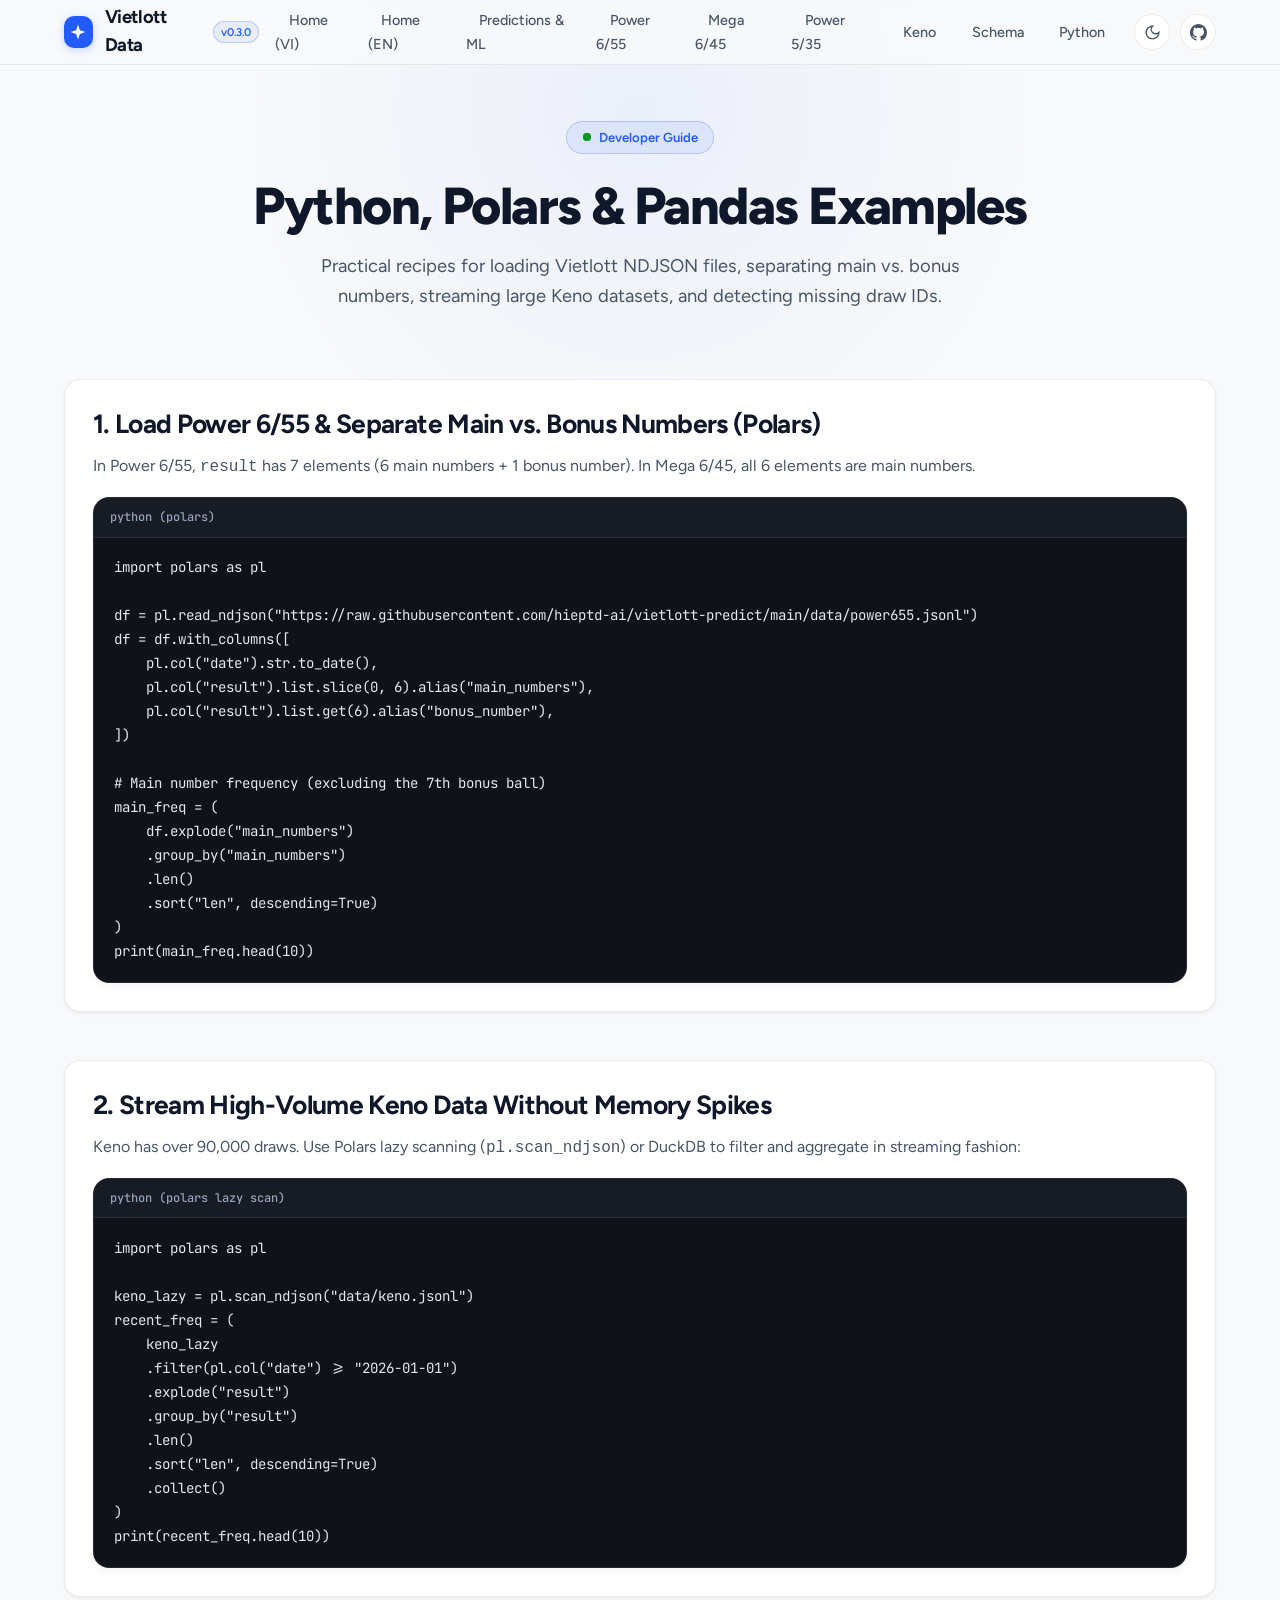
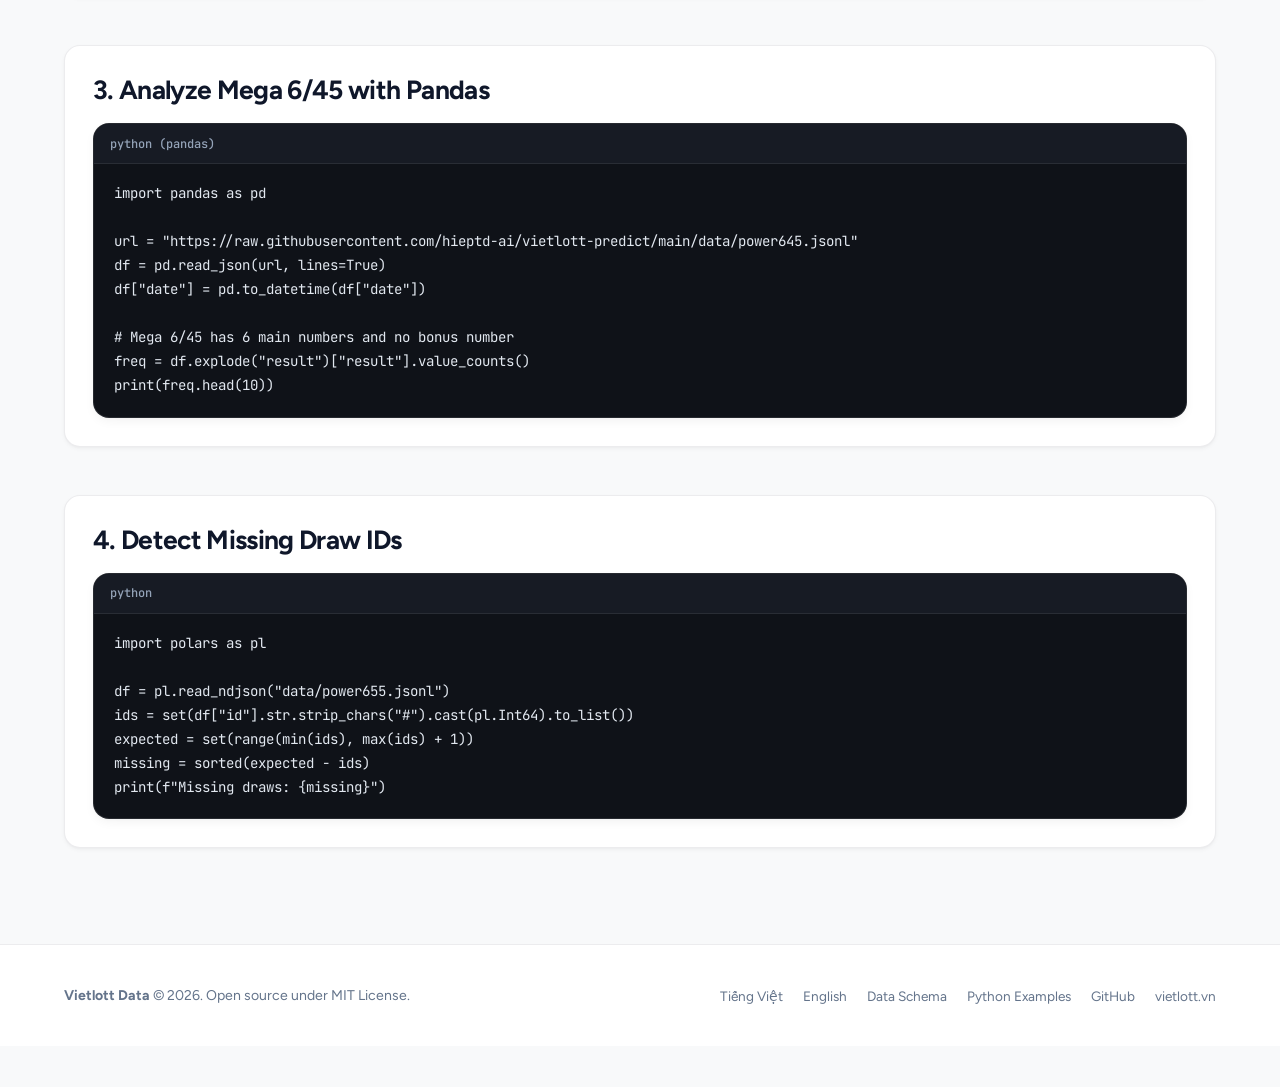
<file: docs/python-examples/index.html>
<!doctype html>
<html lang="en" data-theme="light">
    <head>
        <meta charset="UTF-8" />
        <meta name="viewport" content="width=device-width, initial-scale=1.0" />
        <title>Analyze Vietlott Data with Python, Polars &amp; Pandas — Vietlott Data</title>
        <meta name="description" content="Code examples for loading and analyzing Vietlott NDJSON lottery datasets using Python, Polars, Pandas, and DuckDB." />
        <meta name="author" content="hieptd-ai" />
        <meta name="robots" content="index, follow, max-snippet:-1, max-image-preview:large" />
        <link rel="alternate" type="text/plain" href="https://hieptd-ai.github.io/vietlott-predict/llms.txt" title="LLM-readable summary" />
        <meta property="og:type" content="website" />
        <meta property="og:url" content="https://hieptd-ai.github.io/vietlott-predict/python-examples/" />
        <meta property="og:title" content="Analyze Vietlott Data with Python, Polars &amp; Pandas — Vietlott Data" />
        <meta property="og:description" content="Code examples for loading and analyzing Vietlott NDJSON lottery datasets using Python, Polars, Pandas, and DuckDB." />
        <meta property="og:image" content="https://hieptd-ai.github.io/vietlott-predict/assets/screenshot.png" />
        <meta property="og:locale" content="en_US" />
        <meta name="twitter:card" content="summary_large_image" />
        <meta name="twitter:title" content="Analyze Vietlott Data with Python, Polars &amp; Pandas — Vietlott Data" />
        <meta name="twitter:description" content="Code examples for loading and analyzing Vietlott NDJSON lottery datasets using Python, Polars, Pandas, and DuckDB." />
        <meta name="twitter:image" content="https://hieptd-ai.github.io/vietlott-predict/assets/screenshot.png" />
        <link rel="canonical" href="https://hieptd-ai.github.io/vietlott-predict/python-examples/" />
        <link rel="preconnect" href="https://fonts.googleapis.com" />
        <link rel="preconnect" href="https://fonts.gstatic.com" crossorigin />
        <link href="https://fonts.googleapis.com/css2?family=Figtree:wght@400;500;600;700;800&family=JetBrains+Mono:wght@400;500;600&display=swap" rel="stylesheet" />
        <link rel="stylesheet" href="../styles.css" />
        <link rel="icon" type="image/svg+xml" href="data:image/svg+xml,<svg xmlns=%22http://www.w3.org/2000/svg%22 viewBox=%220 0 100 100%22><text y=%22.9em%22 font-size=%2290%22>V</text></svg>" />
    </head>
    <body>
        <div class="ambient-glow" aria-hidden="true"></div>
        <header class="top-nav-wrapper">
            <div class="container">
                <nav class="top-nav" aria-label="Main Navigation">
                    <a href="../" class="brand-link">
                        <div class="brand-icon" aria-hidden="true">
                            <svg viewBox="0 0 24 24" fill="currentColor">
                                <path d="M12 2L14.5 9.5L22 12L14.5 14.5L12 22L9.5 14.5L2 12L9.5 9.5L12 2Z" />
                            </svg>
                        </div>
                        <span>Vietlott Data</span>
                        <span class="brand-version">v0.3.0</span>
                    </a>
                    <ul class="nav-menu">
                        <li><a href="../" class="nav-link">Home (VI)</a></li>
                        <li><a href="../en/" class="nav-link">Home (EN)</a></li>
                        <li><a href="../analysis/" class="nav-link">Predictions &amp; ML</a></li>
                        <li><a href="../power-6-55/" class="nav-link">Power 6/55</a></li>
                        <li><a href="../mega-6-45/" class="nav-link">Mega 6/45</a></li>
                        <li><a href="../power-5-35/" class="nav-link">Power 5/35</a></li>
                        <li><a href="../keno/" class="nav-link">Keno</a></li>
                        <li><a href="../data-schema/" class="nav-link">Schema</a></li>
                        <li><a href="../python-examples/" class="nav-link">Python</a></li>
                    </ul>
                    <div class="nav-actions">
                        <button class="icon-btn theme-toggle-btn" id="themeToggleBtn" aria-label="Toggle dark mode">
                            <svg class="theme-icon-moon" xmlns="http://www.w3.org/2000/svg" viewBox="0 0 24 24" fill="none" stroke="currentColor" stroke-width="2"><path d="M12 3a6 6 0 0 0 9 9 9 9 0 1 1-9-9Z"></path></svg>
                            <svg class="theme-icon-sun" xmlns="http://www.w3.org/2000/svg" viewBox="0 0 24 24" fill="none" stroke="currentColor" stroke-width="2"><circle cx="12" cy="12" r="4"></circle><path d="M12 2v2M12 20v2M4.93 4.93l1.41 1.41M17.66 17.66l1.41 1.41M2 12h2M20 12h2M6.34 17.66l-1.41 1.41M19.07 4.93l-1.41 1.41"></path></svg>
                        </button>
                        <a href="https://github.com/hieptd-ai/vietlott-predict" target="_blank" rel="noreferrer" class="icon-btn" aria-label="GitHub Repository">
                            <svg xmlns="http://www.w3.org/2000/svg" viewBox="0 0 24 24" fill="currentColor"><path d="M12 0C5.37 0 0 5.37 0 12c0 5.31 3.435 9.795 8.205 11.385.6.105.825-.255.825-.57 0-.285-.015-1.23-.015-2.235-3.015.555-3.795-.735-4.035-1.41-.135-.345-.72-1.41-1.23-1.695-.42-.225-1.02-.78-.015-.795.945-.015 1.62.87 1.845 1.23 1.08 1.815 2.805 1.305 3.495.99.105-.78.42-1.305.765-1.605-2.67-.3-5.46-1.335-5.46-5.925 0-1.305.465-2.385 1.23-3.225-.12-.3-.54-1.53.12-3.18 0 0 1.005-.315 3.3 1.23.96-.27 1.98-.405 3-.405s2.04.135 3 .405c2.295-1.56 3.3-1.23 3.3-1.23.66 1.65.24 2.88.12 3.18.765.84 1.23 1.905 1.23 3.225 0 4.605-2.805 5.625-5.475 5.925.435.375.81 1.095.81 2.22 0 1.605-.015 2.895-.015 3.3 0 .315.225.69.825.57A12.02 12.02 0 0 0 24 12c0-6.63-5.37-12-12-12Z" /></svg>
                        </a>
                    </div>
                </nav>
            </div>
        </header>
        <main class="container">
            <section class="hero-section">
                <div class="hero-pill">
                    <span class="status-dot"></span>
                    <span>Developer Guide</span>
                </div>
                <h1 class="hero-title">Python, Polars &amp; Pandas Examples</h1>
                <p class="hero-subtitle">Practical recipes for loading Vietlott NDJSON files, separating main vs. bonus numbers, streaming large Keno datasets, and detecting missing draw IDs.</p>
            </section>

            <section class="section">
                <div class="card">
                    <h2 class="section-title" style="margin-bottom: 0.75rem;">1. Load Power 6/55 &amp; Separate Main vs. Bonus Numbers (Polars)</h2>
                    <p style="margin-bottom: 0.75rem;">In Power 6/55, <code>result</code> has 7 elements (6 main numbers + 1 bonus number). In Mega 6/45, all 6 elements are main numbers.</p>
                    <div class="code-card" style="margin-bottom: 0;">
                        <div class="code-card-header"><span class="code-card-title">python (polars)</span></div>
                        <pre class="code-block"><code>import polars as pl

df = pl.read_ndjson("https://raw.githubusercontent.com/hieptd-ai/vietlott-predict/main/data/power655.jsonl")
df = df.with_columns([
    pl.col("date").str.to_date(),
    pl.col("result").list.slice(0, 6).alias("main_numbers"),
    pl.col("result").list.get(6).alias("bonus_number"),
])

# Main number frequency (excluding the 7th bonus ball)
main_freq = (
    df.explode("main_numbers")
    .group_by("main_numbers")
    .len()
    .sort("len", descending=True)
)
print(main_freq.head(10))</code></pre>
                    </div>
                </div>
            </section>

            <section class="section">
                <div class="card">
                    <h2 class="section-title" style="margin-bottom: 0.75rem;">2. Stream High-Volume Keno Data Without Memory Spikes</h2>
                    <p style="margin-bottom: 0.75rem;">Keno has over 90,000 draws. Use Polars lazy scanning (<code>pl.scan_ndjson</code>) or DuckDB to filter and aggregate in streaming fashion:</p>
                    <div class="code-card" style="margin-bottom: 0;">
                        <div class="code-card-header"><span class="code-card-title">python (polars lazy scan)</span></div>
                        <pre class="code-block"><code>import polars as pl

keno_lazy = pl.scan_ndjson("data/keno.jsonl")
recent_freq = (
    keno_lazy
    .filter(pl.col("date") &gt;= "2026-01-01")
    .explode("result")
    .group_by("result")
    .len()
    .sort("len", descending=True)
    .collect()
)
print(recent_freq.head(10))</code></pre>
                    </div>
                </div>
            </section>

            <section class="section">
                <div class="card">
                    <h2 class="section-title" style="margin-bottom: 0.75rem;">3. Analyze Mega 6/45 with Pandas</h2>
                    <div class="code-card" style="margin-bottom: 0;">
                        <div class="code-card-header"><span class="code-card-title">python (pandas)</span></div>
                        <pre class="code-block"><code>import pandas as pd

url = "https://raw.githubusercontent.com/hieptd-ai/vietlott-predict/main/data/power645.jsonl"
df = pd.read_json(url, lines=True)
df["date"] = pd.to_datetime(df["date"])

# Mega 6/45 has 6 main numbers and no bonus number
freq = df.explode("result")["result"].value_counts()
print(freq.head(10))</code></pre>
                    </div>
                </div>
            </section>

            <section class="section">
                <div class="card">
                    <h2 class="section-title" style="margin-bottom: 0.75rem;">4. Detect Missing Draw IDs</h2>
                    <div class="code-card" style="margin-bottom: 0;">
                        <div class="code-card-header"><span class="code-card-title">python</span></div>
                        <pre class="code-block"><code>import polars as pl

df = pl.read_ndjson("data/power655.jsonl")
ids = set(df["id"].str.strip_chars("#").cast(pl.Int64).to_list())
expected = set(range(min(ids), max(ids) + 1))
missing = sorted(expected - ids)
print(f"Missing draws: {missing}")</code></pre>
                    </div>
                </div>
            </section>
        </main>
        <footer class="footer">
            <div class="container footer-content">
                <div>
                    <strong>Vietlott Data</strong> &copy; 2026. Open source under MIT License.
                </div>
                <div class="footer-links">
                    <a href="../">Tiếng Việt</a>
                    <a href="../en/">English</a>
                    <a href="../data-schema/">Data Schema</a>
                    <a href="../python-examples/">Python Examples</a>
                    <a href="https://github.com/hieptd-ai/vietlott-predict" target="_blank" rel="noreferrer">GitHub</a>
                    <a href="https://vietlott.vn" target="_blank" rel="noreferrer">vietlott.vn</a>
                </div>
            </div>
        </footer>
        <script>
            function getPreferredTheme() {
                const stored = localStorage.getItem("vietlott-theme");
                if (stored) return stored;
                return window.matchMedia && window.matchMedia("(prefers-color-scheme: dark)").matches ? "dark" : "light";
            }
            function setTheme(theme) {
                document.documentElement.setAttribute("data-theme", theme);
                localStorage.setItem("vietlott-theme", theme);
            }
            setTheme(getPreferredTheme());
            const btn = document.getElementById("themeToggleBtn");
            if (btn) {
                btn.addEventListener("click", function () {
                    const current = document.documentElement.getAttribute("data-theme") || "light";
                    setTheme(current === "dark" ? "light" : "dark");
                });
            }
        </script>
    </body>
</html>
</file>
<file: docs/styles.css>
/**
 * Vietlott Data - Astryx Design System
 * Inspired by Meta Astryx (https://astryx.atmeta.com/components)
 * Pure custom CSS without npm dependencies.
 */

/* ==========================================================================
   Design Tokens & Variables
   ========================================================================== */

:root {
    /* Color Palette - Light Mode */
    --bg-page: #F8F9FA;
    --bg-surface: #FFFFFF;
    --bg-surface-raised: #FFFFFF;
    --bg-surface-hover: #F1F5F9;
    --bg-subtle: #F1F4F8;
    --bg-input: #FFFFFF;

    /* Text */
    --text-primary: #0F172A;
    --text-secondary: #475569;
    --text-muted: #64748B;
    --text-inverse: #FFFFFF;

    /* Borders */
    --border-subtle: rgba(15, 23, 42, 0.08);
    --border-default: rgba(15, 23, 42, 0.14);
    --border-strong: rgba(15, 23, 42, 0.24);

    /* Brand / Accent - Astryx Blue */
    --color-brand: #225BFF;
    --color-brand-hover: #1546DC;
    --color-brand-subtle: rgba(34, 91, 255, 0.08);
    --color-brand-border: rgba(34, 91, 255, 0.24);
    --color-on-brand: #FFFFFF;

    /* Categorical Product Colors (Astryx categorical palette) */
    --cat-blue: #0171E3;
    --cat-blue-bg: rgba(1, 113, 227, 0.08);
    --cat-blue-border: rgba(1, 113, 227, 0.22);

    --cat-red: #F5394F;
    --cat-red-bg: rgba(245, 57, 79, 0.08);
    --cat-red-border: rgba(245, 57, 79, 0.22);

    --cat-purple: #6B1EFD;
    --cat-purple-bg: rgba(107, 30, 253, 0.08);
    --cat-purple-border: rgba(107, 30, 253, 0.22);

    --cat-orange: #EB6E00;
    --cat-orange-bg: rgba(235, 110, 0, 0.08);
    --cat-orange-border: rgba(235, 110, 0, 0.22);

    --cat-green: #0B991F;
    --cat-green-bg: rgba(11, 153, 31, 0.08);
    --cat-green-border: rgba(11, 153, 31, 0.22);

    --cat-teal: #08A3A3;
    --cat-teal-bg: rgba(8, 163, 163, 0.08);
    --cat-teal-border: rgba(8, 163, 163, 0.22);

    --cat-amber: #D97706;
    --cat-amber-bg: rgba(217, 119, 6, 0.08);
    --cat-amber-border: rgba(217, 119, 6, 0.22);

    /* Typography */
    --font-sans: 'Figtree', -apple-system, BlinkMacSystemFont, 'Segoe UI', Roboto, Helvetica, Arial, sans-serif;
    --font-mono: 'JetBrains Mono', ui-monospace, 'SF Mono', Menlo, Monaco, Consolas, monospace;

    /* Border Radii (Astryx scale) */
    --radius-xs: 4px;
    --radius-sm: 6px;
    --radius-md: 10px;
    --radius-lg: 16px;
    --radius-xl: 24px;
    --radius-full: 9999px;

    /* Shadows */
    --shadow-xs: 0 1px 2px rgba(0, 0, 0, 0.03);
    --shadow-sm: 0 2px 4px rgba(0, 0, 0, 0.04), 0 1px 2px rgba(0, 0, 0, 0.02);
    --shadow-md: 0 4px 12px -2px rgba(0, 0, 0, 0.06), 0 2px 4px -2px rgba(0, 0, 0, 0.02);
    --shadow-lg: 0 12px 24px -4px rgba(0, 0, 0, 0.08), 0 6px 12px -4px rgba(0, 0, 0, 0.03);
    --shadow-glow: 0 0 20px rgba(34, 91, 255, 0.25);

    /* Transitions */
    --transition-fast: 150ms cubic-bezier(0.16, 1, 0.3, 1);
    --transition-base: 220ms cubic-bezier(0.16, 1, 0.3, 1);
    --transition-smooth: 350ms cubic-bezier(0.16, 1, 0.3, 1);

    /* Navigation height */
    --nav-height: 64px;
}

/* Dark Theme Variables */
[data-theme="dark"] {
    --bg-page: #0B0E14;
    --bg-surface: #141822;
    --bg-surface-raised: #1A202C;
    --bg-surface-hover: #222938;
    --bg-subtle: #181D29;
    --bg-input: #11141C;

    --text-primary: #F8FAFC;
    --text-secondary: #CBD5E1;
    --text-muted: #8291A5;
    --text-inverse: #0B0E14;

    --border-subtle: rgba(255, 255, 255, 0.07);
    --border-default: rgba(255, 255, 255, 0.12);
    --border-strong: rgba(255, 255, 255, 0.2);

    --color-brand: #3D87FF;
    --color-brand-hover: #60A5FA;
    --color-brand-subtle: rgba(61, 135, 255, 0.12);
    --color-brand-border: rgba(61, 135, 255, 0.28);
    --color-on-brand: #0B0E14;

    /* Categorical Dark adjustments */
    --cat-blue: #38BDF8;
    --cat-blue-bg: rgba(56, 189, 248, 0.12);
    --cat-blue-border: rgba(56, 189, 248, 0.28);

    --cat-red: #FB7185;
    --cat-red-bg: rgba(251, 113, 133, 0.12);
    --cat-red-border: rgba(251, 113, 133, 0.28);

    --cat-purple: #A78BFA;
    --cat-purple-bg: rgba(167, 139, 250, 0.12);
    --cat-purple-border: rgba(167, 139, 250, 0.28);

    --cat-orange: #FB923C;
    --cat-orange-bg: rgba(251, 146, 60, 0.12);
    --cat-orange-border: rgba(251, 146, 60, 0.28);

    --cat-green: #4ADE80;
    --cat-green-bg: rgba(74, 222, 128, 0.12);
    --cat-green-border: rgba(74, 222, 128, 0.28);

    --cat-teal: #2DD4BF;
    --cat-teal-bg: rgba(45, 212, 191, 0.12);
    --cat-teal-border: rgba(45, 212, 191, 0.28);

    --cat-amber: #FBBF24;
    --cat-amber-bg: rgba(251, 191, 36, 0.12);
    --cat-amber-border: rgba(251, 191, 36, 0.28);

    --shadow-xs: 0 1px 2px rgba(0, 0, 0, 0.4);
    --shadow-sm: 0 2px 4px rgba(0, 0, 0, 0.5);
    --shadow-md: 0 4px 12px -2px rgba(0, 0, 0, 0.6);
    --shadow-lg: 0 12px 24px -4px rgba(0, 0, 0, 0.7);
    --shadow-glow: 0 0 24px rgba(61, 135, 255, 0.35);
}

/* ==========================================================================
   CSS Reset & Base
   ========================================================================== */

*, *::before, *::after {
    margin: 0;
    padding: 0;
    box-sizing: border-box;
}

html, body {
    overflow-x: hidden;
}

html {
    scroll-behavior: smooth;
    font-size: 16px;
    -webkit-font-smoothing: antialiased;
    -moz-osx-font-smoothing: grayscale;
}

body {
    font-family: var(--font-sans);
    background-color: var(--bg-page);
    color: var(--text-primary);
    line-height: 1.5;
    min-height: 100vh;
    display: flex;
    flex-direction: column;
    transition: background-color var(--transition-base), color var(--transition-base);
}

/* Selection */
::selection {
    background-color: var(--color-brand-subtle);
    color: var(--color-brand);
}

/* Ambient hero glow */
.ambient-glow {
    position: absolute;
    top: 0;
    left: 50%;
    transform: translateX(-50%);
    width: min(1000px, 95vw);
    height: 380px;
    background: radial-gradient(circle at 50% 30%, var(--color-brand-subtle) 0%, transparent 70%);
    pointer-events: none;
    z-index: 0;
    opacity: 0.8;
}

/* ==========================================================================
   Typography
   ========================================================================== */

h1, h2, h3, h4, h5, h6 {
    color: var(--text-primary);
    font-weight: 700;
    letter-spacing: -0.025em;
    line-height: 1.25;
}

h1 { font-size: clamp(2rem, 4vw + 1rem, 3.25rem); font-weight: 800; }
h2 { font-size: clamp(1.4rem, 2vw + 0.8rem, 1.85rem); }
h3 { font-size: 1.2rem; font-weight: 600; }
h4 { font-size: 1rem; font-weight: 600; }

p {
    color: var(--text-secondary);
    line-height: 1.65;
}

a {
    color: var(--color-brand);
    text-decoration: none;
    transition: color var(--transition-fast);
}

a:hover {
    color: var(--color-brand-hover);
}

/* ==========================================================================
   Layout Containers
   ========================================================================== */

.container {
    min-width: 0;
    width: 100%;
    max-width: 1200px;
    margin: 0 auto;
    padding: 0 1.5rem;
    position: relative;
    z-index: 1;
}

main {
    flex: 1;
    padding-bottom: 4rem;
}

/* ==========================================================================
   Top Navigation Bar (Astryx Top Nav)
   ========================================================================== */

.top-nav-wrapper {
    position: sticky;
    top: 0;
    z-index: 1000;
    backdrop-filter: blur(16px);
    -webkit-backdrop-filter: blur(16px);
    background-color: color-mix(in srgb, var(--bg-page) 82%, transparent);
    border-bottom: 1px solid var(--border-subtle);
    transition: background-color var(--transition-base), border-color var(--transition-base);
}

.top-nav {
    display: flex;
    align-items: center;
    justify-content: space-between;
    height: var(--nav-height);
    gap: 1rem;
}

.brand-link {
    display: flex;
    align-items: center;
    gap: 0.75rem;
    text-decoration: none;
    color: var(--text-primary);
    font-weight: 700;
    font-size: 1.15rem;
    letter-spacing: -0.02em;
    user-select: none;
}

.brand-icon {
    width: 32px;
    height: 32px;
    display: flex;
    align-items: center;
    justify-content: center;
    background: var(--color-brand);
    color: #FFFFFF;
    border-radius: var(--radius-md);
    box-shadow: 0 2px 8px var(--color-brand-border);
    transition: transform var(--transition-base);
}

.brand-link:hover .brand-icon {
    transform: scale(1.05);
}

.brand-icon svg {
    width: 18px;
    height: 18px;
}

.brand-version {
    font-size: 0.7rem;
    font-weight: 600;
    padding: 2px 7px;
    border-radius: var(--radius-full);
    background: var(--color-brand-subtle);
    color: var(--color-brand);
    border: 1px solid var(--color-brand-border);
    margin-left: 0.25rem;
}

.nav-menu {
    display: flex;
    align-items: center;
    gap: 0.5rem;
    list-style: none;
}

.nav-link {
    padding: 0.45rem 0.85rem;
    font-size: 0.9rem;
    font-weight: 500;
    color: var(--text-secondary);
    border-radius: var(--radius-full);
    transition: all var(--transition-fast);
}

.nav-link:hover {
    color: var(--text-primary);
    background-color: var(--bg-surface-hover);
    text-decoration: none;
}

.nav-actions {
    display: flex;
    align-items: center;
    gap: 0.6rem;
}

/* Segmented Control for Language Switcher */
.segmented-control {
    display: inline-flex;
    background-color: var(--bg-subtle);
    border: 1px solid var(--border-subtle);
    border-radius: var(--radius-full);
    padding: 3px;
    gap: 2px;
}

.segmented-btn {
    border: none;
    background: transparent;
    color: var(--text-muted);
    font-family: var(--font-sans);
    font-size: 0.82rem;
    font-weight: 600;
    padding: 4px 11px;
    border-radius: var(--radius-full);
    cursor: pointer;
    transition: all var(--transition-fast);
}

.segmented-btn:hover {
    color: var(--text-primary);
}

.segmented-btn.active {
    background-color: var(--bg-surface);
    color: var(--text-primary);
    box-shadow: var(--shadow-xs);
}

/* Icon Buttons (Theme toggle, Github link) */
.icon-btn {
    display: inline-flex;
    align-items: center;
    justify-content: center;
    width: 36px;
    height: 36px;
    border-radius: var(--radius-full);
    border: 1px solid var(--border-subtle);
    background-color: var(--bg-surface);
    color: var(--text-secondary);
    cursor: pointer;
    transition: all var(--transition-fast);
}

.icon-btn:hover {
    background-color: var(--bg-surface-hover);
    color: var(--text-primary);
    border-color: var(--border-default);
    transform: translateY(-1px);
}

.icon-btn svg {
    width: 17px;
    height: 17px;
}

.theme-icon-sun { display: none; }
.theme-icon-moon { display: block; }
[data-theme="dark"] .theme-icon-sun { display: block; }
[data-theme="dark"] .theme-icon-moon { display: none; }

/* ==========================================================================
   Hero Section
   ========================================================================== */

.hero-section {
    padding: 3.5rem 0 2.5rem 0;
    text-align: center;
    display: flex;
    flex-direction: column;
    align-items: center;
}

.hero-pill {
    display: inline-flex;
    align-items: center;
    gap: 0.5rem;
    padding: 0.35rem 0.95rem;
    border-radius: var(--radius-full);
    background: var(--color-brand-subtle);
    border: 1px solid var(--color-brand-border);
    color: var(--color-brand);
    font-size: 0.82rem;
    font-weight: 600;
    margin-bottom: 1.25rem;
    transition: all var(--transition-fast);
}

.hero-title {
    margin-bottom: 0.85rem;
    letter-spacing: -0.03em;
}

.hero-subtitle {
    font-size: 1.15rem;
    color: var(--text-secondary);
    max-width: 680px;
    margin-bottom: 1.75rem;
    line-height: 1.6;
}

.badges {
    display: flex;
    flex-wrap: wrap;
    justify-content: center;
    gap: 0.6rem;
    margin-bottom: 2rem;
}

.badge {
    display: inline-flex;
    align-items: center;
    gap: 0.35rem;
    padding: 0.35rem 0.85rem;
    font-size: 0.8rem;
    font-weight: 600;
    border-radius: var(--radius-full);
    background-color: var(--bg-surface);
    color: var(--text-secondary);
    border: 1px solid var(--border-subtle);
    box-shadow: var(--shadow-xs);
    transition: all var(--transition-fast);
    text-decoration: none;
}

.badge:hover {
    color: var(--text-primary);
    border-color: var(--border-default);
    transform: translateY(-1px);
    text-decoration: none;
}

.badge-green {
    background-color: var(--cat-green-bg);
    color: var(--cat-green);
    border-color: var(--cat-green-border);
}

.hero-actions {
    display: flex;
    align-items: center;
    gap: 0.85rem;
    flex-wrap: wrap;
    justify-content: center;
}

/* ==========================================================================
   Buttons (Astryx Button System)
   ========================================================================== */

.btn {
    display: inline-flex;
    align-items: center;
    justify-content: center;
    gap: 0.5rem;
    padding: 0.55rem 1.25rem;
    font-family: var(--font-sans);
    font-size: 0.92rem;
    font-weight: 600;
    border-radius: var(--radius-full);
    cursor: pointer;
    border: 1px solid transparent;
    transition: all var(--transition-base);
    text-decoration: none;
    line-height: 1.4;
    white-space: nowrap;
}

.btn svg {
    width: 16px;
    height: 16px;
    transition: transform var(--transition-fast);
}

.btn:hover svg {
    transform: translateX(2px);
}

.btn-primary {
    background-color: var(--color-brand);
    color: #FFFFFF;
    box-shadow: 0 2px 8px var(--color-brand-border);
}

.btn-primary:hover {
    background-color: var(--color-brand-hover);
    color: #FFFFFF;
    box-shadow: 0 4px 14px var(--color-brand-border);
    transform: translateY(-1px);
    text-decoration: none;
}

.btn-secondary {
    background-color: var(--bg-surface);
    color: var(--text-primary);
    border-color: var(--border-default);
    box-shadow: var(--shadow-xs);
}

.btn-secondary:hover {
    background-color: var(--bg-surface-hover);
    border-color: var(--border-strong);
    transform: translateY(-1px);
    text-decoration: none;
}

.btn-sm {
    padding: 0.35rem 0.85rem;
    font-size: 0.82rem;
}

/* ==========================================================================
   Sections & Section Titles
   ========================================================================== */

.section {
    min-width: 0;
    max-width: 100%;
    margin-bottom: 3rem;
}

.section-header {
    margin-bottom: 1.5rem;
    display: flex;
    flex-direction: column;
    gap: 0.35rem;
}

.section-eyebrow {
    font-size: 0.75rem;
    font-weight: 700;
    text-transform: uppercase;
    letter-spacing: 0.08em;
    color: var(--color-brand);
}

.section-title {
    font-size: 1.65rem;
    font-weight: 700;
    color: var(--text-primary);
}

.section-description {
    font-size: 0.95rem;
    color: var(--text-muted);
}

/* ==========================================================================
   Cards (Astryx Surface & Containers)
   ========================================================================== */

.card {
    min-width: 0;
    max-width: 100%;
    background-color: var(--bg-surface);
    border: 1px solid var(--border-subtle);
    border-radius: var(--radius-lg);
    box-shadow: var(--shadow-sm);
    padding: 1.75rem;
    transition: border-color var(--transition-base), box-shadow var(--transition-base), background-color var(--transition-base);
}

.card:hover {
    border-color: var(--border-default);
}

/* ==========================================================================
   Products Grid (Astryx Component Cards)
   ========================================================================== */

.products-grid {
    display: grid;
    grid-template-columns: repeat(auto-fill, minmax(320px, 1fr));
    gap: 1.25rem;
}

.product-card {
    background-color: var(--bg-surface);
    border: 1px solid var(--border-subtle);
    border-radius: var(--radius-lg);
    padding: 1.5rem;
    box-shadow: var(--shadow-sm);
    display: flex;
    flex-direction: column;
    justify-content: space-between;
    transition: transform var(--transition-base), box-shadow var(--transition-base), border-color var(--transition-base);
    position: relative;
    overflow: hidden;
}

.product-card::before {
    content: '';
    position: absolute;
    top: 0;
    left: 0;
    right: 0;
    height: 3px;
    background: var(--card-accent, var(--color-brand));
    opacity: 0.9;
}

.product-card:hover {
    transform: translateY(-3px);
    box-shadow: var(--shadow-lg);
    border-color: var(--border-default);
}

.product-header {
    display: flex;
    align-items: flex-start;
    justify-content: space-between;
    margin-bottom: 0.85rem;
    gap: 0.5rem;
}

.product-title-group {
    display: flex;
    align-items: center;
    gap: 0.6rem;
}

.product-icon-badge {
    width: 36px;
    height: 36px;
    border-radius: var(--radius-md);
    background: var(--card-accent-bg, var(--color-brand-subtle));
    color: var(--card-accent, var(--color-brand));
    display: flex;
    align-items: center;
    justify-content: center;
    font-weight: 800;
    font-size: 0.85rem;
    letter-spacing: -0.02em;
}

.product-card h3 {
    font-size: 1.2rem;
    margin: 0;
}

.product-tag {
    font-size: 0.72rem;
    font-weight: 700;
    text-transform: uppercase;
    letter-spacing: 0.04em;
    padding: 3px 9px;
    border-radius: var(--radius-full);
    background-color: var(--card-accent-bg, var(--color-brand-subtle));
    color: var(--card-accent, var(--color-brand));
    border: 1px solid var(--card-accent-border, var(--color-brand-border));
}

.product-card p {
    font-size: 0.9rem;
    color: var(--text-secondary);
    margin-bottom: 1.25rem;
    flex-grow: 1;
}

.product-meta {
    display: flex;
    align-items: center;
    gap: 0.75rem;
    font-size: 0.8rem;
    color: var(--text-muted);
    margin-bottom: 1.25rem;
    padding-top: 0.75rem;
    border-top: 1px dashed var(--border-subtle);
}

.product-meta-item {
    display: flex;
    align-items: center;
    gap: 0.35rem;
}

.product-footer {
    display: flex;
    align-items: center;
    justify-content: space-between;
    gap: 0.5rem;
}

/* Product Card Accent Variants */
.product-card.card-655 {
    --card-accent: var(--cat-red);
    --card-accent-bg: var(--cat-red-bg);
    --card-accent-border: var(--cat-red-border);
}

.product-card.card-645 {
    --card-accent: var(--cat-blue);
    --card-accent-bg: var(--cat-blue-bg);
    --card-accent-border: var(--cat-blue-border);
}

.product-card.card-535 {
    --card-accent: var(--cat-purple);
    --card-accent-bg: var(--cat-purple-bg);
    --card-accent-border: var(--cat-purple-border);
}

.product-card.card-keno {
    --card-accent: var(--cat-orange);
    --card-accent-bg: var(--cat-orange-bg);
    --card-accent-border: var(--cat-orange-border);
}

.product-card.card-3d {
    --card-accent: var(--cat-green);
    --card-accent-bg: var(--cat-green-bg);
    --card-accent-border: var(--cat-green-border);
}

.product-card.card-3dpro {
    --card-accent: var(--cat-teal);
    --card-accent-bg: var(--cat-teal-bg);
    --card-accent-border: var(--cat-teal-border);
}

.product-card.card-bingo18 {
    --card-accent: var(--cat-amber);
    --card-accent-bg: var(--cat-amber-bg);
    --card-accent-border: var(--cat-amber-border);
}

/* Status Indicator Dot */
.status-indicator {
    display: inline-flex;
    align-items: center;
    gap: 0.4rem;
    font-size: 0.75rem;
    color: var(--text-muted);
}

.status-dot {
    width: 8px;
    height: 8px;
    border-radius: 50%;
    background-color: var(--cat-green);
    display: inline-block;
    position: relative;
}

.status-dot::after {
    content: '';
    position: absolute;
    top: 0;
    left: 0;
    width: 100%;
    height: 100%;
    border-radius: 50%;
    background-color: inherit;
    animation: pulse 2s infinite ease-out;
}

@keyframes pulse {
    0% { transform: scale(1); opacity: 0.8; }
    100% { transform: scale(2.6); opacity: 0; }
}

/* ==========================================================================
   Data Tables (Astryx Table)
   ========================================================================== */

.stats-table {
    width: 100%;
    min-width: 500px;
    max-width: 100%;
    overflow-x: auto;
    -webkit-overflow-scrolling: touch;
    border-radius: var(--radius-md);
    border: 1px solid var(--border-subtle);
    background-color: var(--bg-surface);
}

table {
    width: 100%;
    min-width: 500px;
    border-collapse: collapse;
    text-align: left;
    font-size: 0.9rem;
}

thead {
    background-color: var(--bg-subtle);
    border-bottom: 1px solid var(--border-subtle);
}

th {
    padding: 0.75rem 1rem;
    font-weight: 600;
    font-size: 0.75rem;
    text-transform: uppercase;
    letter-spacing: 0.05em;
    color: var(--text-muted);
    border: none;
    white-space: nowrap;
}

td {
    padding: 0.85rem 1rem;
    border-bottom: 1px solid var(--border-subtle);
    color: var(--text-primary);
    border: none;
    border-bottom: 1px solid var(--border-subtle);
}

tbody tr:last-child td {
    border-bottom: none;
}

tbody tr {
    transition: background-color var(--transition-fast);
}

tbody tr:hover {
    background-color: var(--bg-surface-hover);
}

/* Tabular numbers */
td:nth-child(2),
td:nth-child(3),
td:nth-child(4),
td:nth-child(5) {
    font-family: var(--font-mono);
    font-size: 0.86rem;
    color: var(--text-secondary);
}

/* Days Since Appearance Number formatting */
.days-since-badge {
    display: inline-block;
    padding: 2px 8px;
    border-radius: var(--radius-sm);
    font-family: var(--font-mono);
    font-weight: 600;
    font-size: 0.8rem;
    background-color: var(--bg-subtle);
    color: var(--text-primary);
}

/* ==========================================================================
   Machine Learning Section Link
   ========================================================================== */

.ml-card-banner {
    display: flex;
    align-items: center;
    justify-content: space-between;
    background: linear-gradient(135deg, var(--color-brand-subtle) 0%, var(--bg-surface) 100%);
    border: 1px solid var(--color-brand-border);
    border-radius: var(--radius-lg);
    padding: 1.5rem 1.75rem;
    box-shadow: var(--shadow-sm);
    transition: all var(--transition-base);
    text-decoration: none;
}

.ml-card-banner:hover {
    border-color: var(--color-brand);
    box-shadow: var(--shadow-md);
    transform: translateY(-2px);
    text-decoration: none;
}

.ml-card-content {
    display: flex;
    align-items: center;
    gap: 1rem;
}

.ml-card-icon {
    width: 44px;
    height: 44px;
    border-radius: var(--radius-md);
    background-color: var(--color-brand);
    color: #FFFFFF;
    display: flex;
    align-items: center;
    justify-content: center;
}

.ml-card-icon svg {
    width: 22px;
    height: 22px;
}

.ml-card-text h3 {
    font-size: 1.15rem;
    margin-bottom: 0.2rem;
    color: var(--text-primary);
}

.ml-card-text p {
    font-size: 0.85rem;
    color: var(--text-muted);
}

.ml-card-arrow {
    width: 36px;
    height: 36px;
    border-radius: var(--radius-full);
    background-color: var(--bg-surface);
    border: 1px solid var(--border-subtle);
    color: var(--color-brand);
    display: flex;
    align-items: center;
    justify-content: center;
    transition: transform var(--transition-fast);
}

.ml-card-banner:hover .ml-card-arrow {
    transform: translateX(3px);
}

/* Fallback for generated render_docs section-title-link */
.section-title-link {
    color: inherit;
    text-decoration: none;
    display: block;
}

.section-title-link:hover {
    color: var(--color-brand);
}

/* ==========================================================================
   Features Grid
   ========================================================================== */

.features-grid {
    display: grid;
    grid-template-columns: repeat(auto-fit, minmax(280px, 1fr));
    gap: 1.25rem;
}

.feature-card {
    background-color: var(--bg-surface);
    border: 1px solid var(--border-subtle);
    border-radius: var(--radius-lg);
    padding: 1.75rem;
    box-shadow: var(--shadow-sm);
    transition: all var(--transition-base);
}

.feature-card:hover {
    border-color: var(--border-default);
    transform: translateY(-2px);
    box-shadow: var(--shadow-md);
}

.feature-icon-wrapper {
    width: 44px;
    height: 44px;
    border-radius: var(--radius-md);
    background-color: var(--color-brand-subtle);
    color: var(--color-brand);
    display: flex;
    align-items: center;
    justify-content: center;
    margin-bottom: 1rem;
}

.feature-icon-wrapper svg {
    width: 22px;
    height: 22px;
}

.feature-card h3 {
    font-size: 1.1rem;
    margin-bottom: 0.5rem;
}

.feature-card p {
    font-size: 0.88rem;
    color: var(--text-secondary);
}

/* ==========================================================================
   Code Blocks & CLI
   ========================================================================== */

.code-card {
    background-color: #0F1218;
    border: 1px solid rgba(255, 255, 255, 0.1);
    border-radius: var(--radius-lg);
    box-shadow: var(--shadow-md);
    overflow: hidden;
    margin: 1rem 0 1.5rem 0;
}

.code-card-header {
    display: flex;
    align-items: center;
    justify-content: space-between;
    padding: 0.65rem 1rem;
    background-color: #171B24;
    border-bottom: 1px solid rgba(255, 255, 255, 0.08);
}

.code-dots {
    display: flex;
    align-items: center;
    gap: 6px;
}

.code-dot {
    width: 10px;
    height: 10px;
    border-radius: 50%;
}

.dot-red { background-color: #EF4444; }
.dot-yellow { background-color: #F59E0B; }
.dot-green { background-color: #10B981; }

.code-card-title {
    font-family: var(--font-mono);
    font-size: 0.75rem;
    color: #94A3B8;
    font-weight: 500;
}

.copy-btn {
    border: none;
    background: transparent;
    color: #94A3B8;
    cursor: pointer;
    font-size: 0.75rem;
    font-family: var(--font-sans);
    font-weight: 500;
    display: flex;
    align-items: center;
    gap: 4px;
    padding: 2px 8px;
    border-radius: var(--radius-sm);
    transition: all var(--transition-fast);
}

.copy-btn:hover {
    color: #FFFFFF;
    background-color: rgba(255, 255, 255, 0.1);
}

.code-block {
    padding: 1.15rem 1.25rem;
    margin: 0;
    overflow-x: auto;
    background: transparent;
}

.code-block code {
    font-family: var(--font-mono);
    font-size: 0.88rem;
    line-height: 1.7;
    color: #E2E8F0;
}

.code-prompt {
    color: var(--color-brand);
    user-select: none;
    margin-right: 0.5rem;
}

.code-comment {
    color: #64748B;
}

.code-cmd {
    color: #38BDF8;
}

/* ==========================================================================
   Disclaimer Alert
   ========================================================================== */

.disclaimer {
    display: flex;
    align-items: flex-start;
    gap: 1rem;
    background-color: var(--cat-amber-bg);
    border: 1px solid var(--cat-amber-border);
    border-radius: var(--radius-lg);
    padding: 1.25rem 1.5rem;
    margin-top: 2rem;
}

.disclaimer-icon {
    color: var(--cat-amber);
    flex-shrink: 0;
    margin-top: 2px;
}

.disclaimer-icon svg {
    width: 20px;
    height: 20px;
}

.disclaimer h4 {
    font-size: 0.95rem;
    color: var(--cat-amber);
    margin-bottom: 0.25rem;
}

.disclaimer p {
    font-size: 0.85rem;
    color: var(--text-secondary);
    margin: 0;
}

/* ==========================================================================
   Footer
   ========================================================================== */

.footer {
    border-top: 1px solid var(--border-subtle);
    background-color: var(--bg-surface);
    padding: 2.5rem 0;
    margin-top: 3rem;
    font-size: 0.88rem;
    color: var(--text-muted);
}

.footer-content {
    display: flex;
    align-items: center;
    justify-content: space-between;
    flex-wrap: wrap;
    gap: 1rem;
}

.footer-links {
    display: flex;
    gap: 1.25rem;
    align-items: center;
}

.footer-links a {
    color: var(--text-muted);
    font-size: 0.85rem;
}

.footer-links a:hover {
    color: var(--text-primary);
}

.footer-badge {
    font-size: 0.75rem;
    color: var(--text-muted);
    display: flex;
    align-items: center;
    gap: 0.35rem;
}

/* ==========================================================================
   Responsive Breakpoints
   ========================================================================== */

@media (max-width: 900px) {
    .nav-menu {
        display: none;
    }
}

@media (max-width: 640px) {
    .container {
    min-width: 0;
        padding: 0 1rem;
    }

    .top-nav-wrapper .container {
    min-width: 0;
        padding: 0 0.5rem;
    }

    .brand-link {
        font-size: 0.95rem;
        gap: 0.4rem;
    }

    .brand-icon {
        width: 28px;
        height: 28px;
    }

    .brand-icon svg {
        width: 15px;
        height: 15px;
    }

    .brand-version {
        display: none;
    }

    .top-nav {
        gap: 0.25rem;
    }

    .nav-actions {
        gap: 0.25rem;
    }

    .segmented-btn {
        padding: 2px 6px;
        font-size: 0.72rem;
    }

    .icon-btn {
        width: 30px;
        height: 30px;
    }

    .icon-btn svg {
        width: 14px;
        height: 14px;
    }

    .hero-section {
        padding: 2.25rem 0 1.5rem 0;
    }

    .products-grid {
        grid-template-columns: 1fr;
    }

    .features-grid {
        grid-template-columns: 1fr;
    }

    .footer-content {
        flex-direction: column;
        text-align: center;
    }

    .footer-links {
        justify-content: center;
    }
}

/* ==========================================================================
   Print Styles
   ========================================================================== */

@media print {
    .top-nav-wrapper, .segmented-control, .icon-btn, .ambient-glow, .hero-actions {
        display: none !important;
    }

    body {
        background-color: #FFFFFF !important;
        color: #000000 !important;
    }

    .card, .product-card, .feature-card {
        box-shadow: none !important;
        border: 1px solid #CCCCCC !important;
        page-break-inside: avoid;
    }
}

/* FAQ (GEO) */
.faq-item { border-top: 1px solid var(--border, rgba(127, 127, 127, 0.25)); padding: 0.75rem 0; }
.faq-item:first-of-type { border-top: 0; }
.faq-item summary { cursor: pointer; font-weight: 600; }
.faq-item p { margin: 0.5rem 0 0; line-height: 1.6; }

/* ==========================================================================
   Homepage prediction picks (rendered from analysis/picks.js)
   ========================================================================== */

.picks-controls {
    display: flex;
    flex-wrap: wrap;
    align-items: center;
    gap: 0.75rem 1rem;
    margin-bottom: 1.25rem;
}

.picks-meta {
    font-size: 0.85rem;
    color: var(--text-muted);
}

.picks-grid {
    display: grid;
    grid-template-columns: repeat(2, minmax(0, 1fr));
    gap: 1.25rem;
}

@media (max-width: 900px) {
    .picks-grid {
        grid-template-columns: minmax(0, 1fr);
    }
}

.picks-card h3 {
    font-size: 1.05rem;
    font-weight: 700;
    color: var(--text-primary);
    margin-bottom: 0.25rem;
}

.picks-card .picks-sub {
    font-size: 0.84rem;
    color: var(--text-muted);
    margin-bottom: 0.9rem;
}

.pick-list {
    display: grid;
    gap: 0.4rem;
}

.pick-row {
    display: flex;
    align-items: center;
    flex-wrap: wrap;
    gap: 0.55rem;
    font-size: 0.8rem;
    color: var(--text-muted);
}

.pick-row .pick-index {
    width: 1.6rem;
    font-family: var(--font-mono);
}

.pick-balls {
    display: inline-flex;
    flex-wrap: wrap;
    gap: 0.25rem;
}

.pick-ball {
    display: inline-flex;
    align-items: center;
    justify-content: center;
    width: 1.85rem;
    height: 1.85rem;
    border-radius: 50%;
    font-family: var(--font-mono);
    font-weight: 600;
    font-size: 0.78rem;
    background: var(--color-brand-subtle);
    border: 1px solid var(--color-brand-border);
    color: var(--text-primary);
}

.pick-ball.hit {
    background: var(--color-brand);
    border-color: var(--color-brand);
    color: var(--color-on-brand);
}

.pick-ball.bonus {
    background: transparent;
    border: 2px dashed var(--cat-orange);
}

.dir-lines {
    display: grid;
    gap: 0.35rem;
    margin: 0.5rem 0 0.75rem;
}

.dir-line {
    display: flex;
    flex-wrap: wrap;
    align-items: baseline;
    gap: 0.5rem;
    font-size: 0.86rem;
}

.dir-line .pick-index {
    width: 1.2rem;
    font-family: var(--font-mono);
    color: var(--text-muted);
}

.dir-name {
    font-weight: 600;
    color: var(--text-primary);
}

.dir-meta {
    font-size: 0.76rem;
    color: var(--text-muted);
}

.picks-history td.dir-cell {
    min-width: 9rem;
    white-space: normal;
    font-size: 0.8rem;
}

.picks-vote {
    grid-column: 1 / -1;
    border-color: var(--color-brand-border);
}

.picks-vote h4 {
    font-size: 0.9rem;
    font-weight: 600;
    color: var(--text-primary);
    margin-bottom: 0.5rem;
}

.vote-selected {
    display: flex;
    flex-wrap: wrap;
    gap: 0.6rem;
    margin-bottom: 1rem;
}

.vote-num {
    display: flex;
    flex-direction: column;
    align-items: center;
    gap: 0.15rem;
    min-width: 4.2rem;
    max-width: 6.5rem;
    text-align: center;
    cursor: help;
}

.vote-num .pick-ball {
    background: var(--color-brand);
    border-color: var(--color-brand);
    color: var(--color-on-brand);
}

.vote-count {
    font-size: 0.75rem;
    font-weight: 600;
    color: var(--text-primary);
}

.vote-codes {
    font-family: var(--font-mono);
    font-size: 0.66rem;
    line-height: 1.3;
    color: var(--text-muted);
}

.vote-cols {
    display: grid;
    grid-template-columns: repeat(2, minmax(0, 1fr));
    gap: 1.25rem;
    margin-bottom: 0.9rem;
}

@media (max-width: 700px) {
    .vote-cols {
        grid-template-columns: minmax(0, 1fr);
    }
}

.pick-ratio {
    font-family: var(--font-mono);
    font-size: 0.75rem;
}

.picks-validation {
    margin-top: 1.25rem;
}

.picks-validation table {
    min-width: 560px;
}

.picks-validation td:nth-child(2),
.picks-validation td:nth-child(3),
.picks-validation td:nth-child(4) {
    font-family: var(--font-mono);
}

.picks-history {
    margin-top: 1.25rem;
}

.picks-history .stats-table {
    max-height: 560px;
    overflow: auto;
}

.picks-history table {
    min-width: 860px;
}

.picks-history td,
.picks-history th {
    vertical-align: top;
    white-space: nowrap;
    padding: 0.6rem 0.7rem;
}

.picks-history .pick-balls {
    flex-wrap: nowrap;
}

.picks-history .pick-ball {
    width: 1.7rem;
    height: 1.7rem;
    font-size: 0.74rem;
}

.picks-history details summary {
    cursor: pointer;
    color: var(--color-brand);
    font-size: 0.78rem;
    font-weight: 600;
    margin-top: 0.3rem;
}

.picks-history .pick-list {
    margin-top: 0.4rem;
}

.picks-history .pick-row {
    flex-wrap: nowrap;
}

.picks-history .source-tag {
    margin-top: 0.35rem;
}

.pnl-pos {
    color: var(--cat-green);
}

.pnl-neg {
    color: var(--cat-red);
}

.source-tag {
    display: inline-block;
    font-size: 0.72rem;
    padding: 1px 7px;
    border-radius: var(--radius-full);
    border: 1px solid var(--border-default);
    color: var(--text-muted);
}

.source-tag.live {
    border-color: var(--color-brand-border);
    color: var(--color-brand);
    background: var(--color-brand-subtle);
}

.picks-history .card-head {
    display: flex;
    flex-wrap: wrap;
    justify-content: space-between;
    align-items: flex-start;
    gap: 0.75rem;
}

.picks-history .segmented-btn {
    padding: 0.4rem 0.8rem;
    font-size: 0.8rem;
}

.is-hidden {
    display: none !important;
}
</file>
